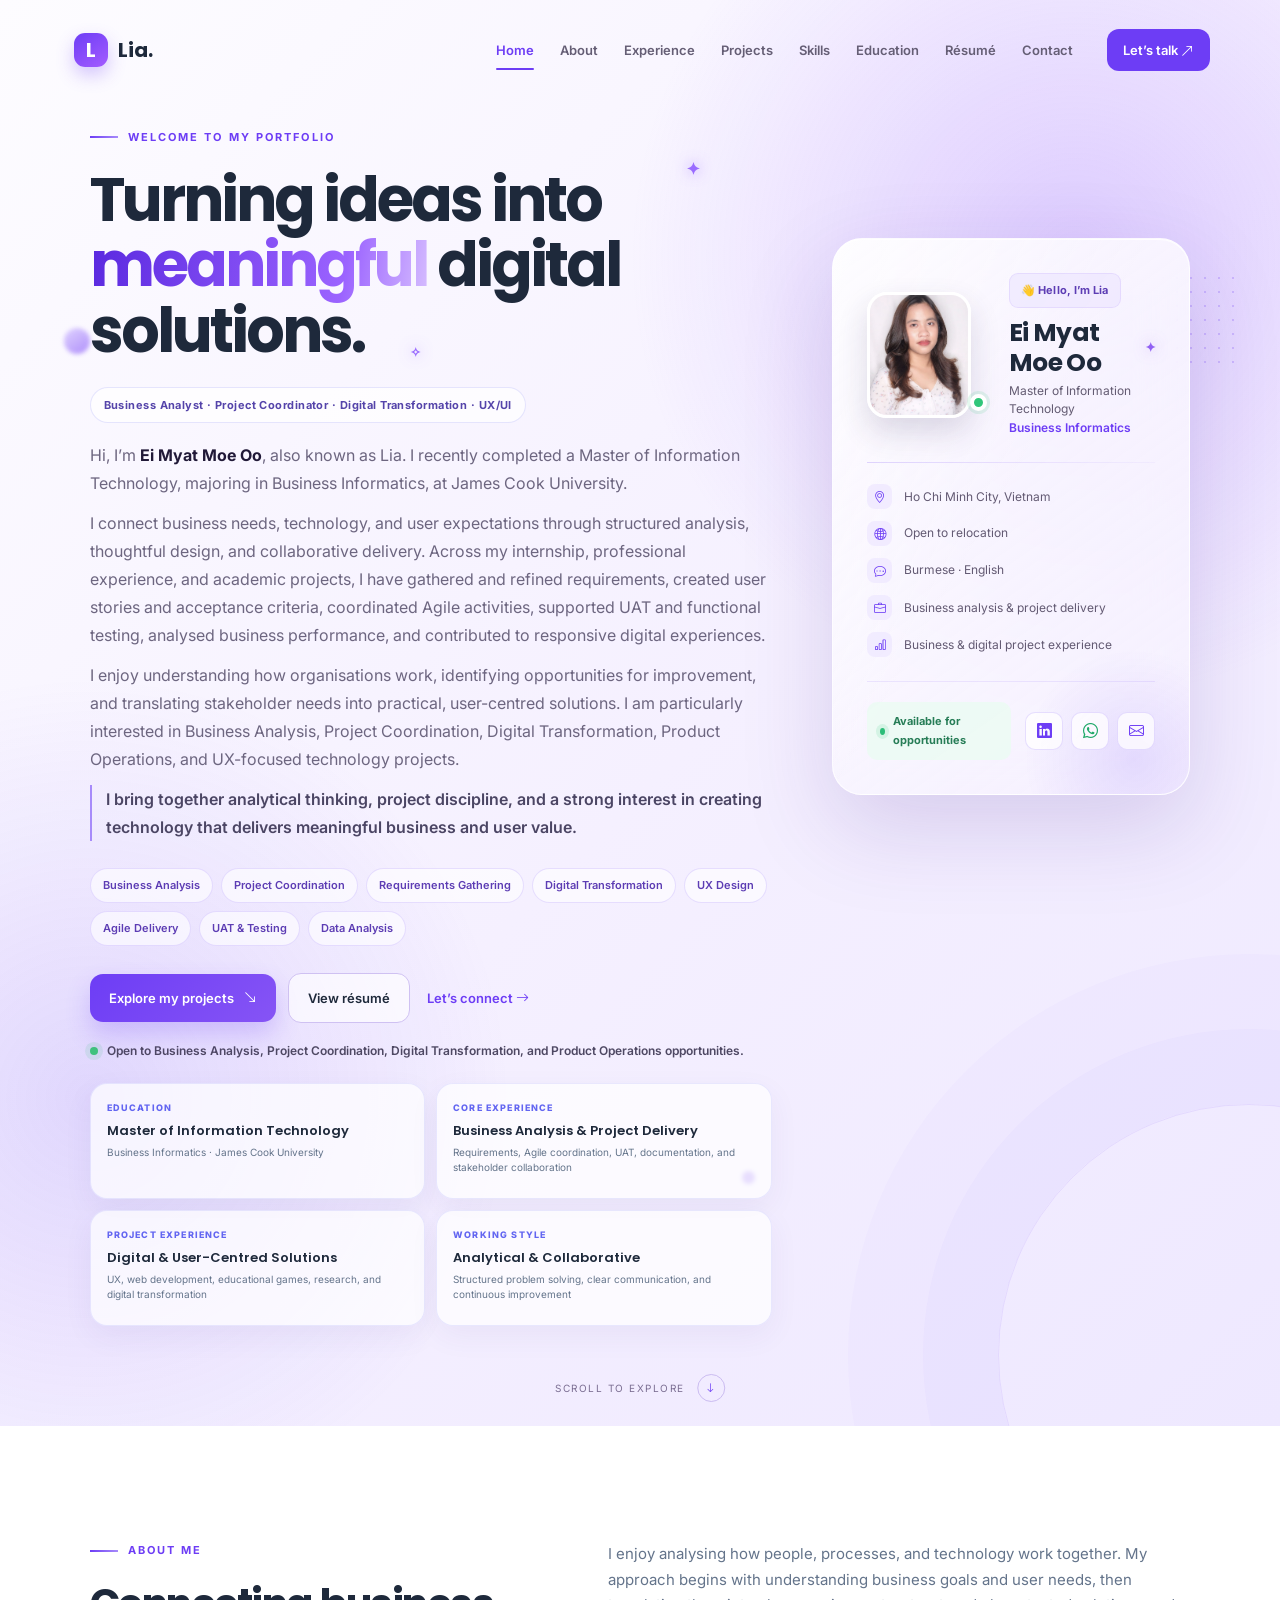
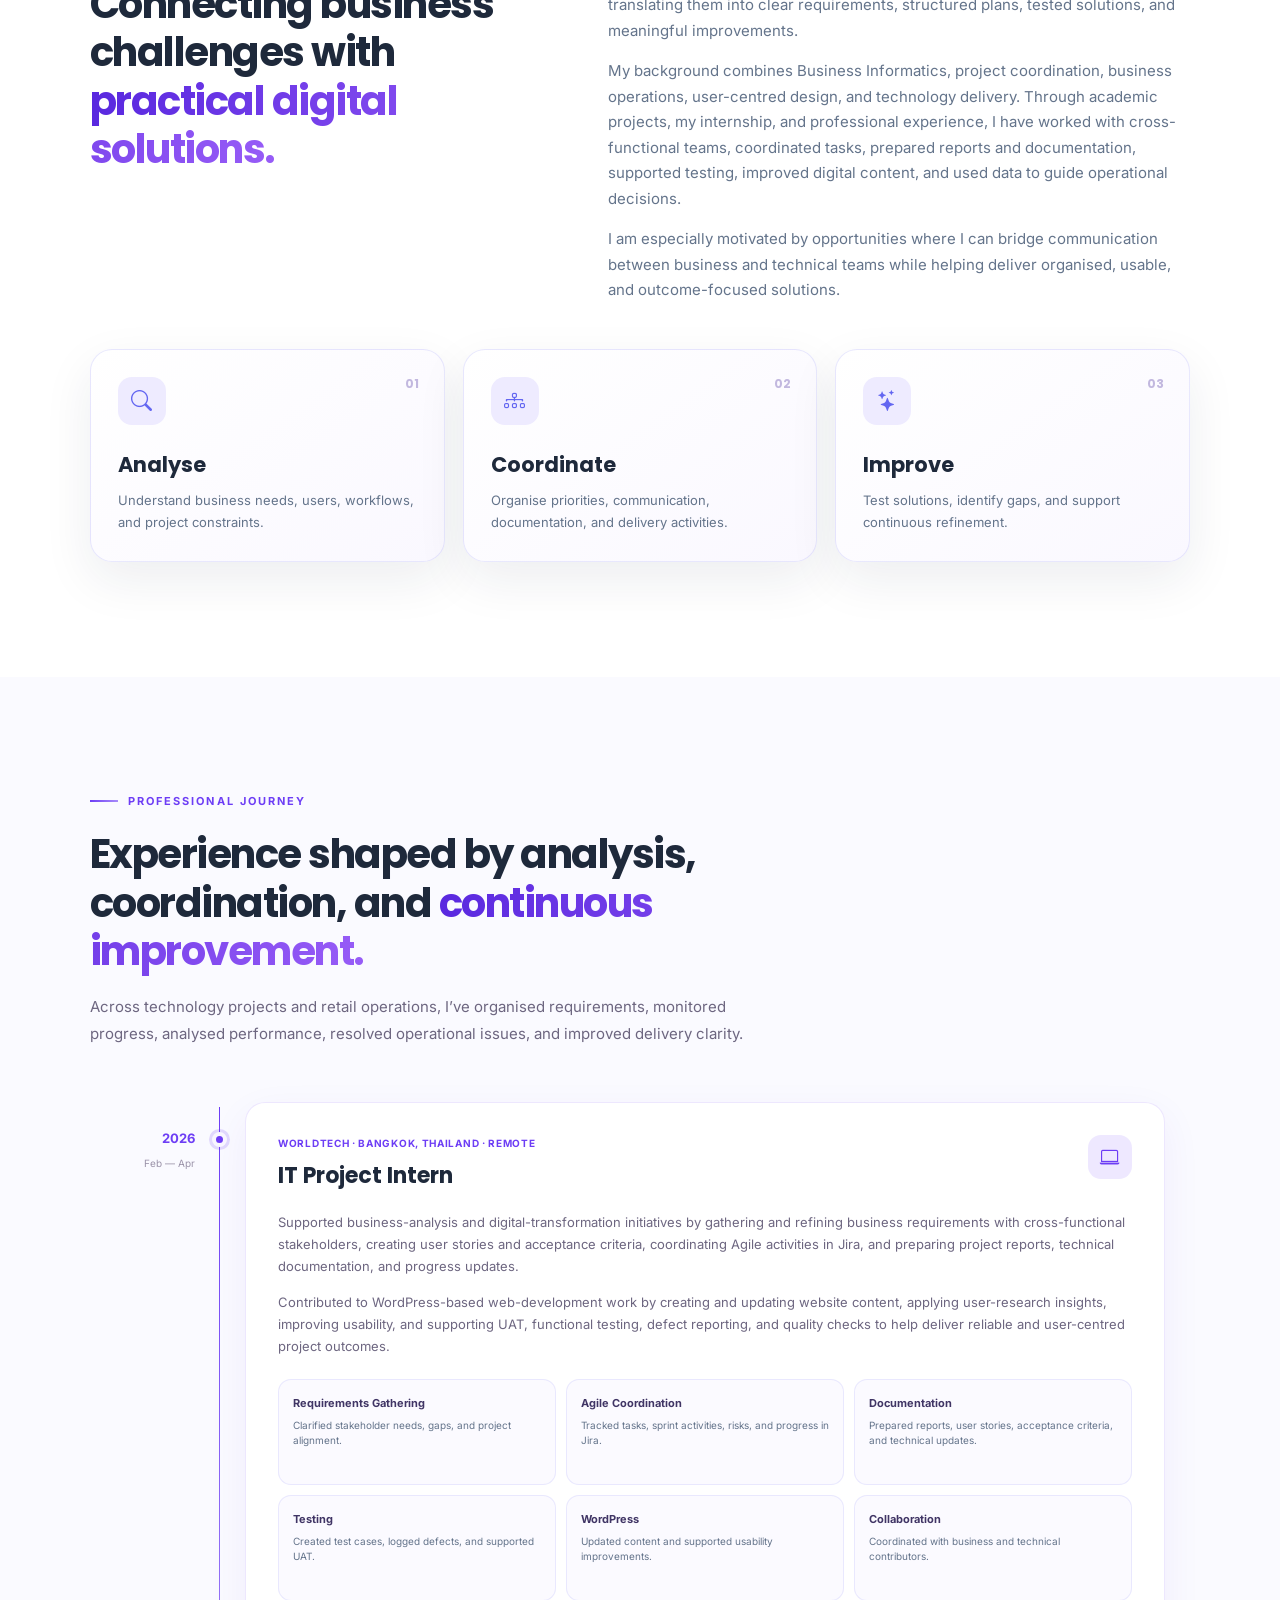
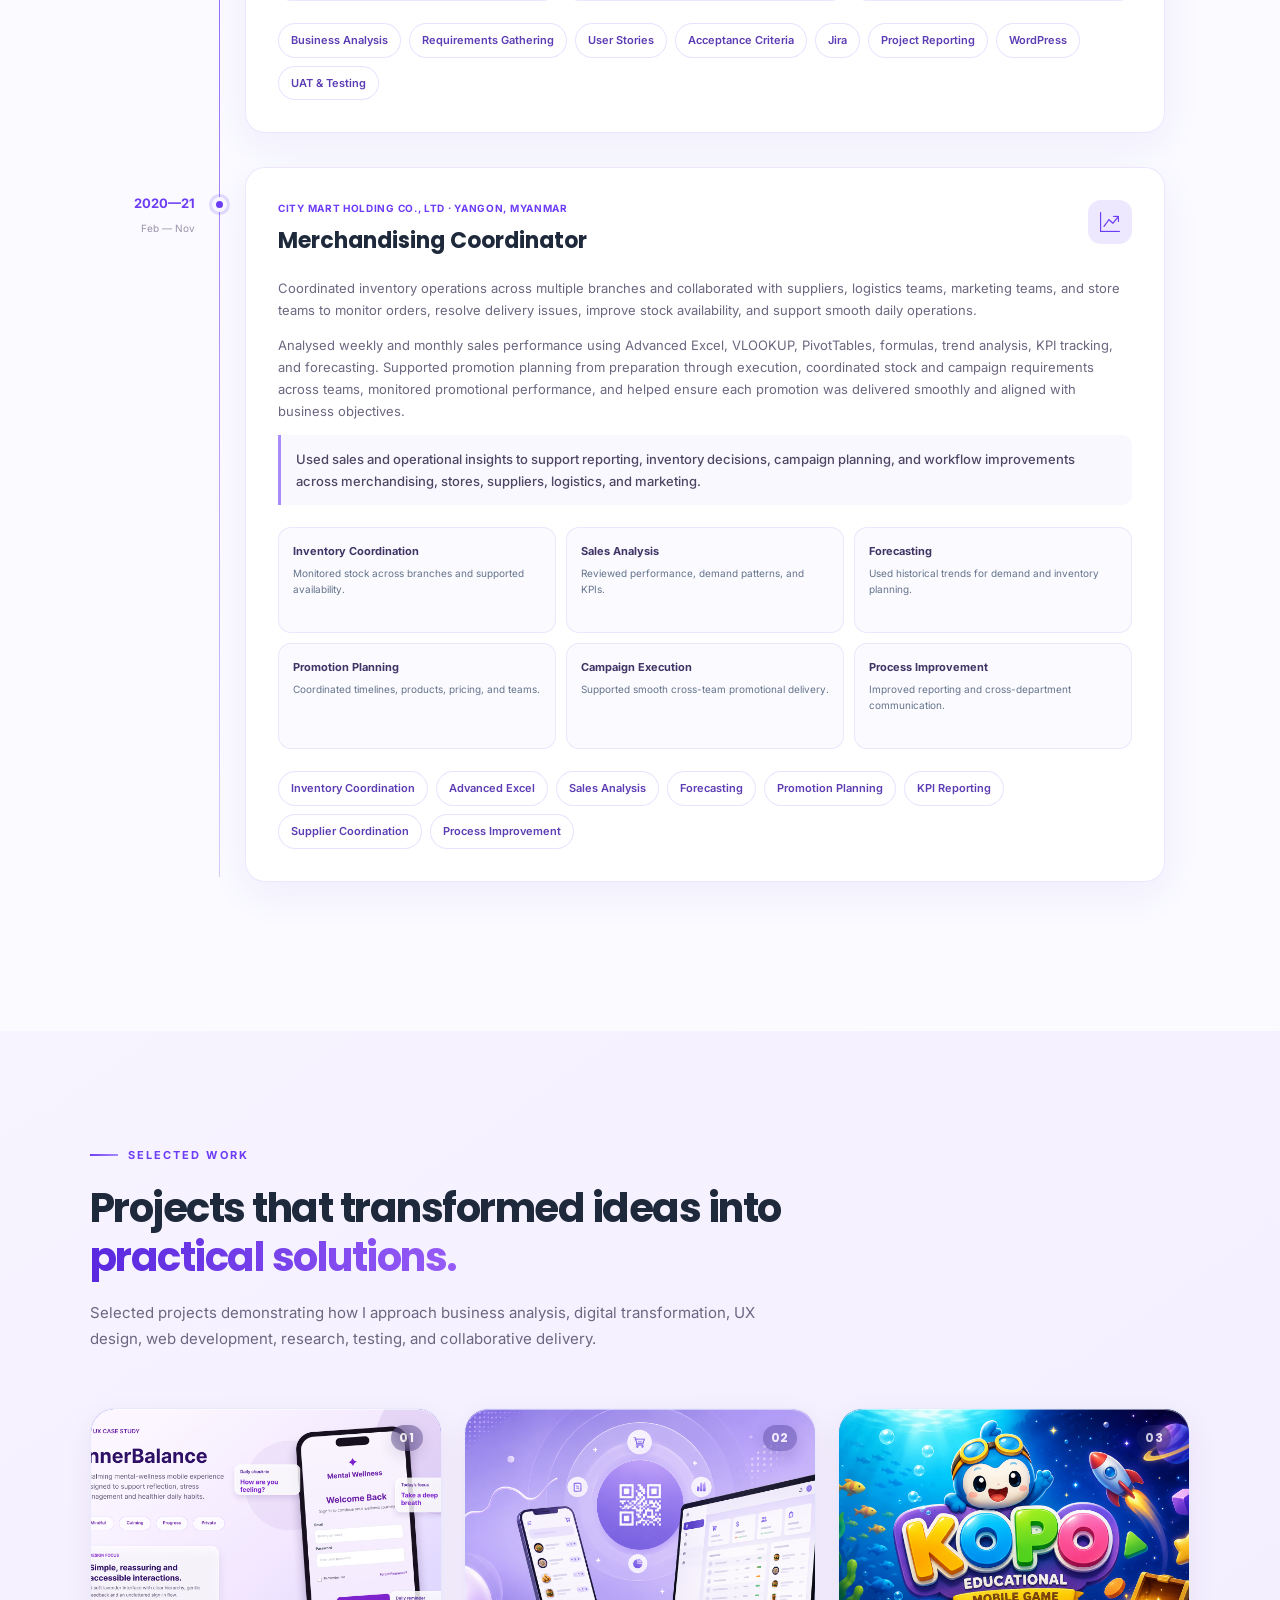
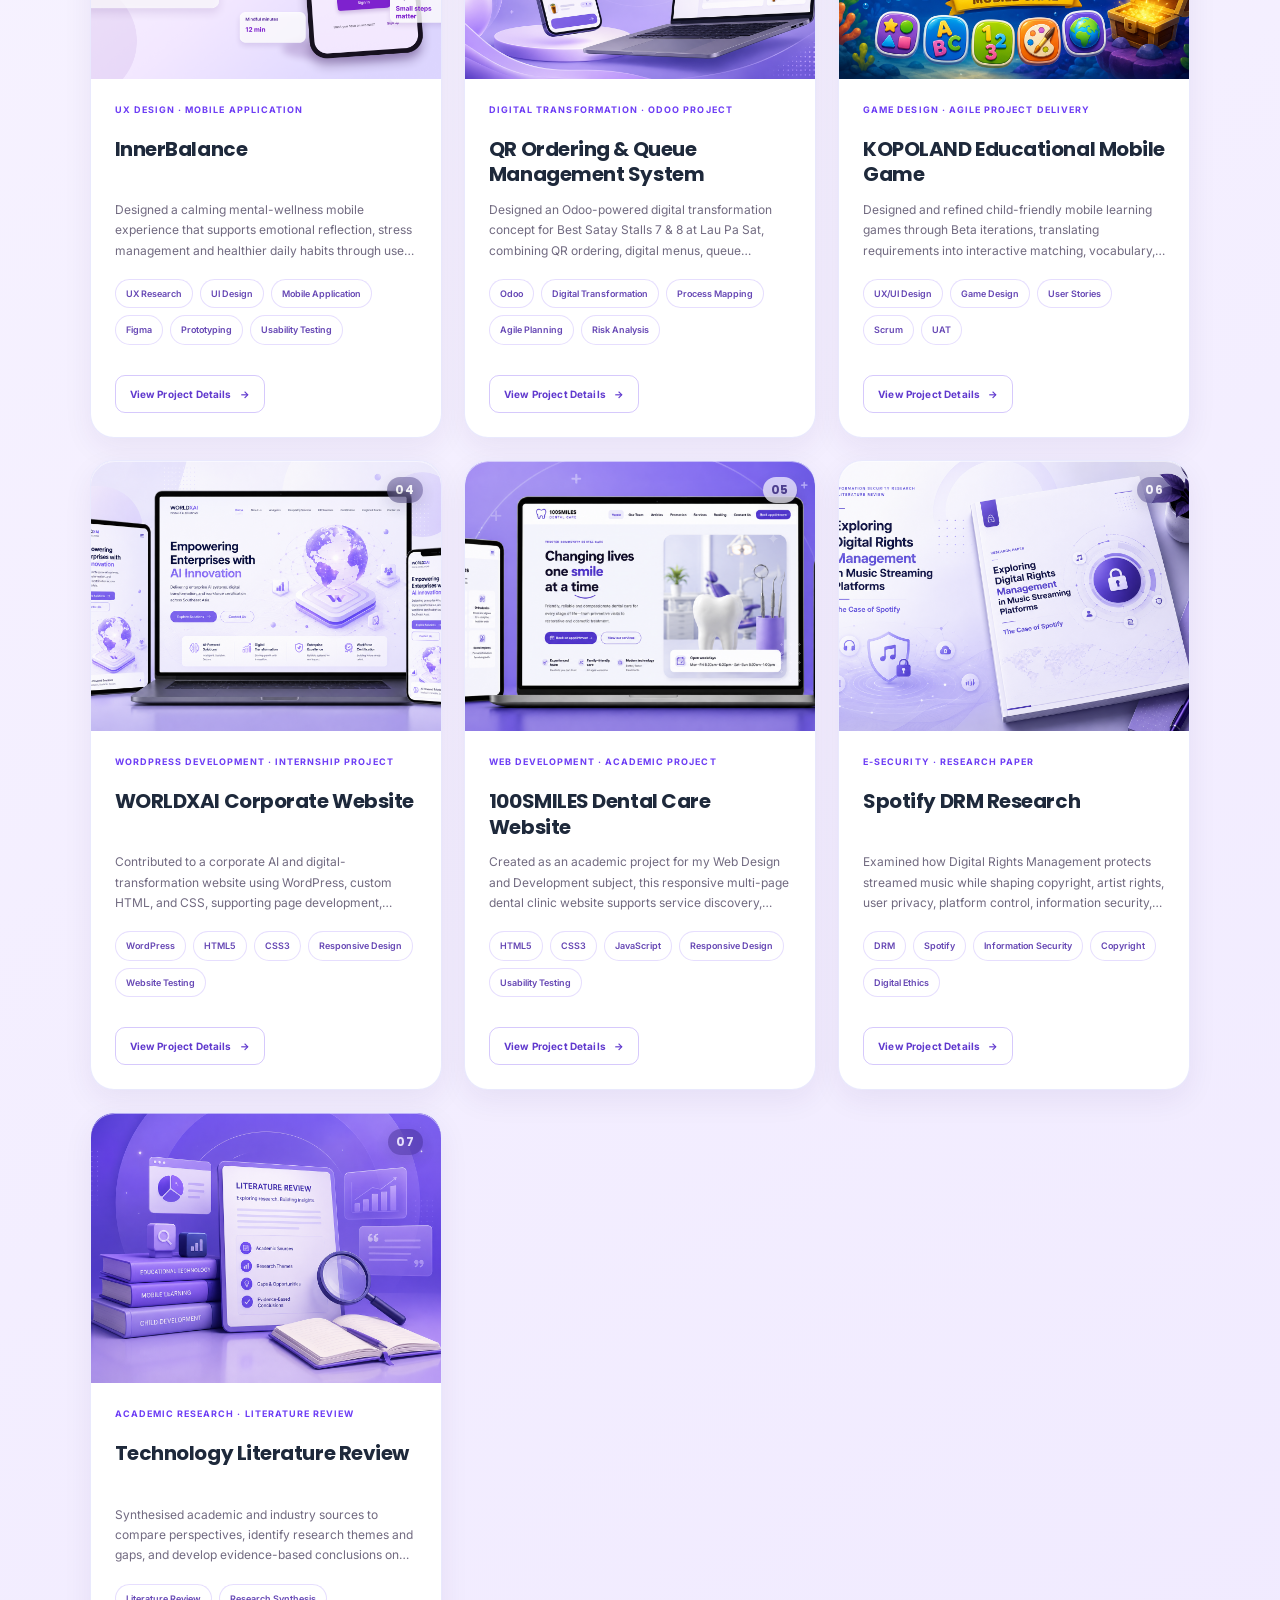
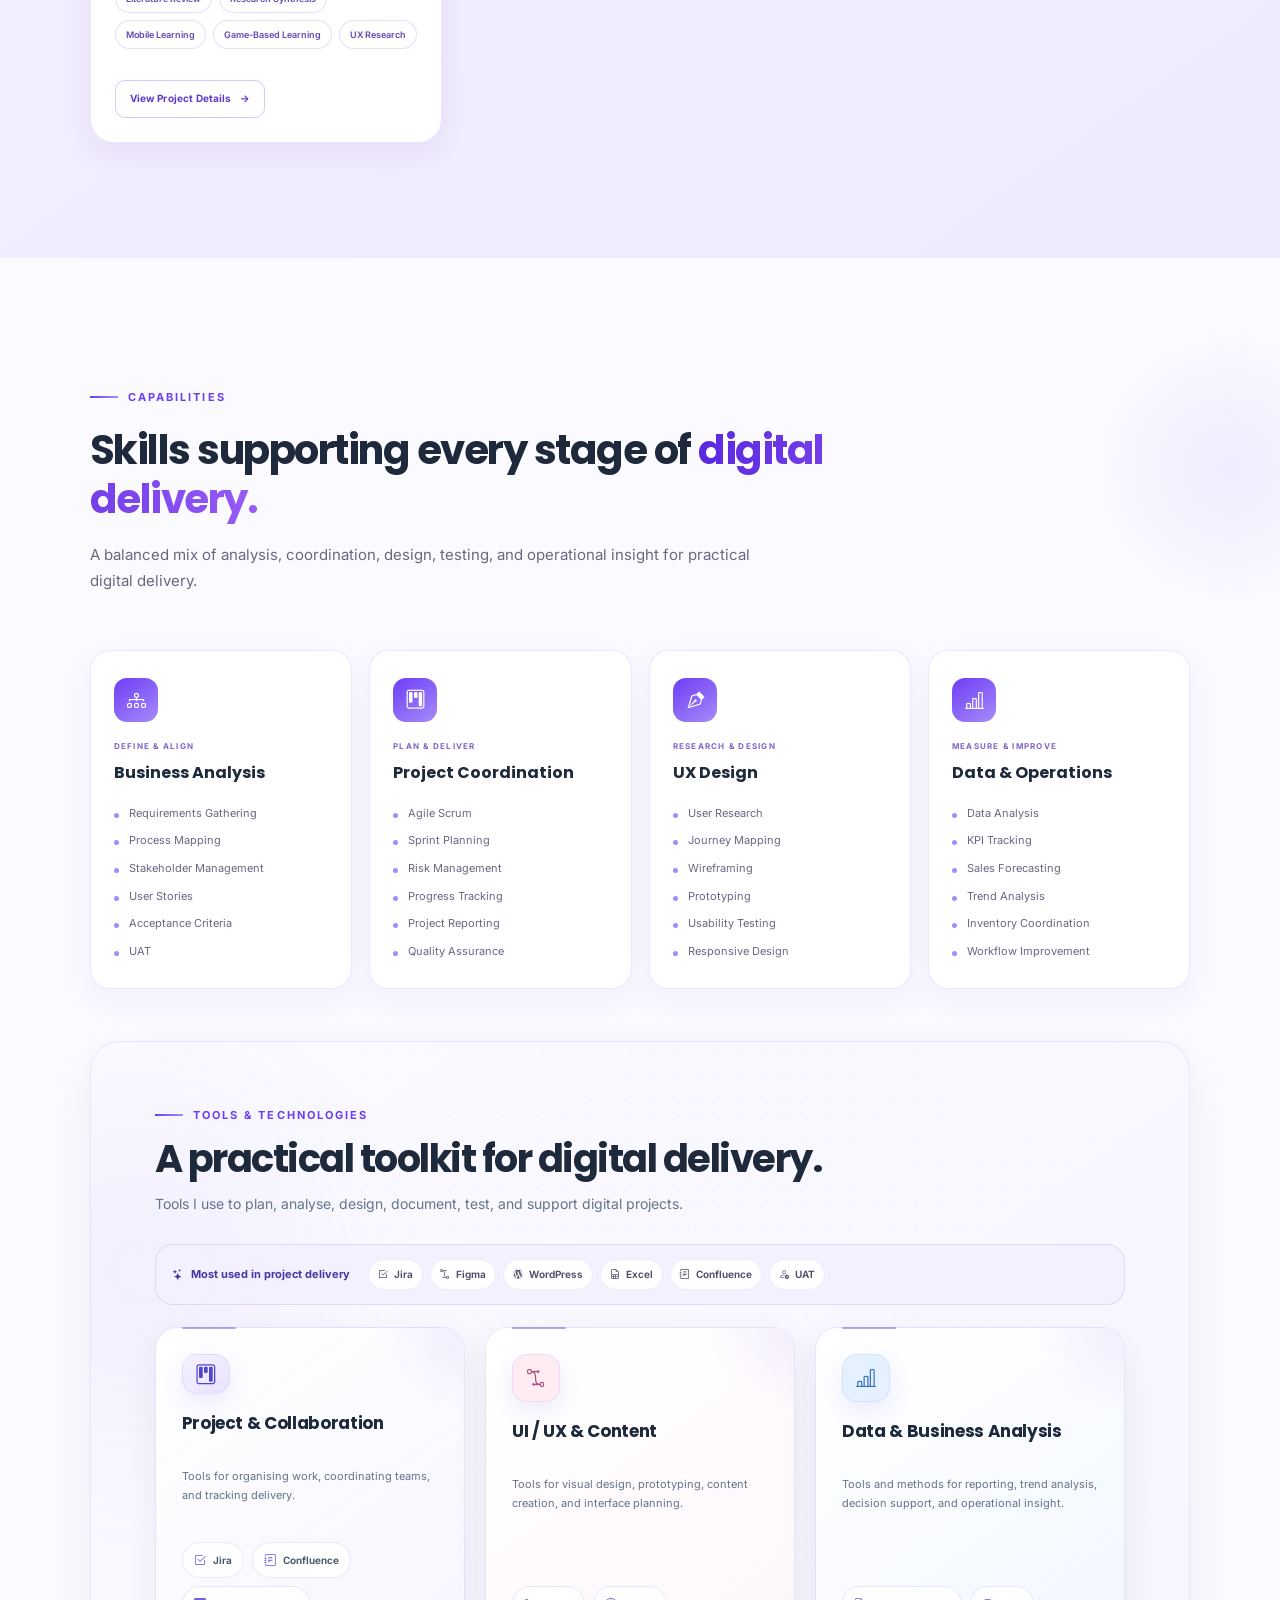
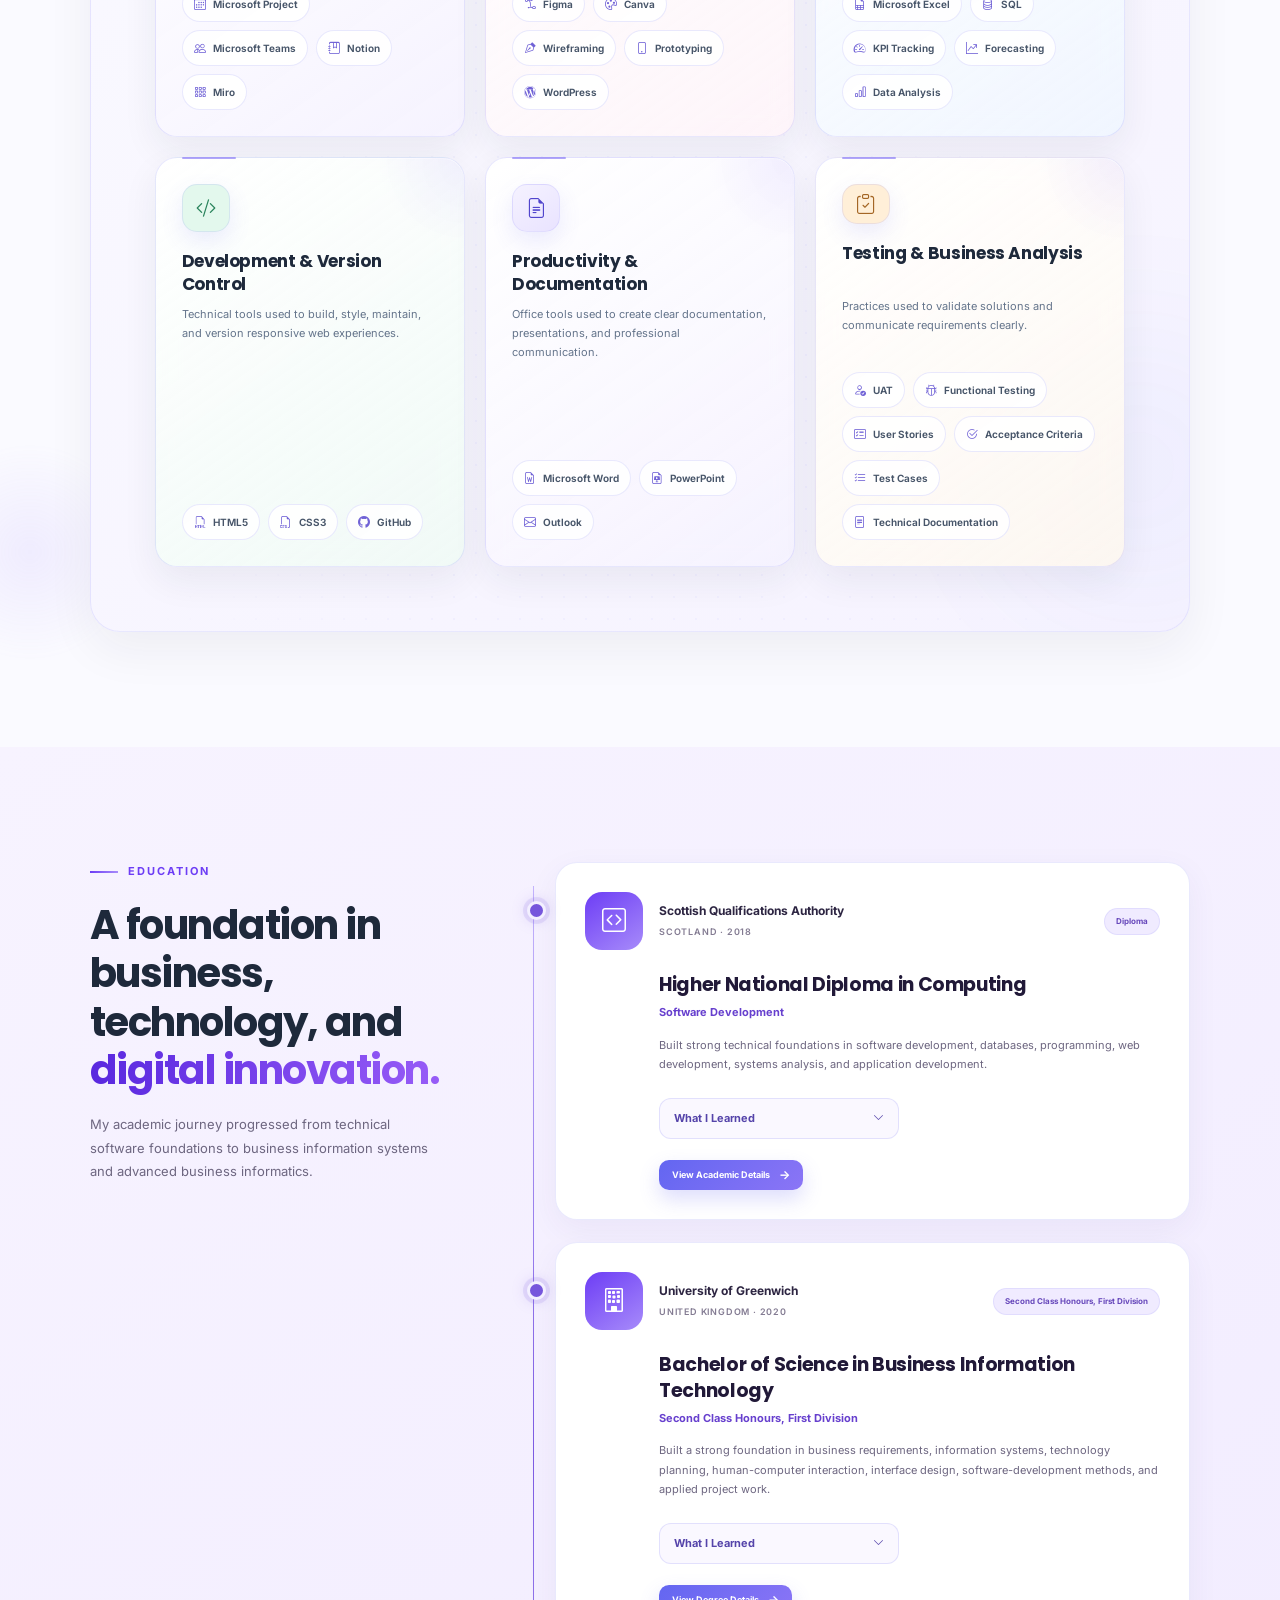
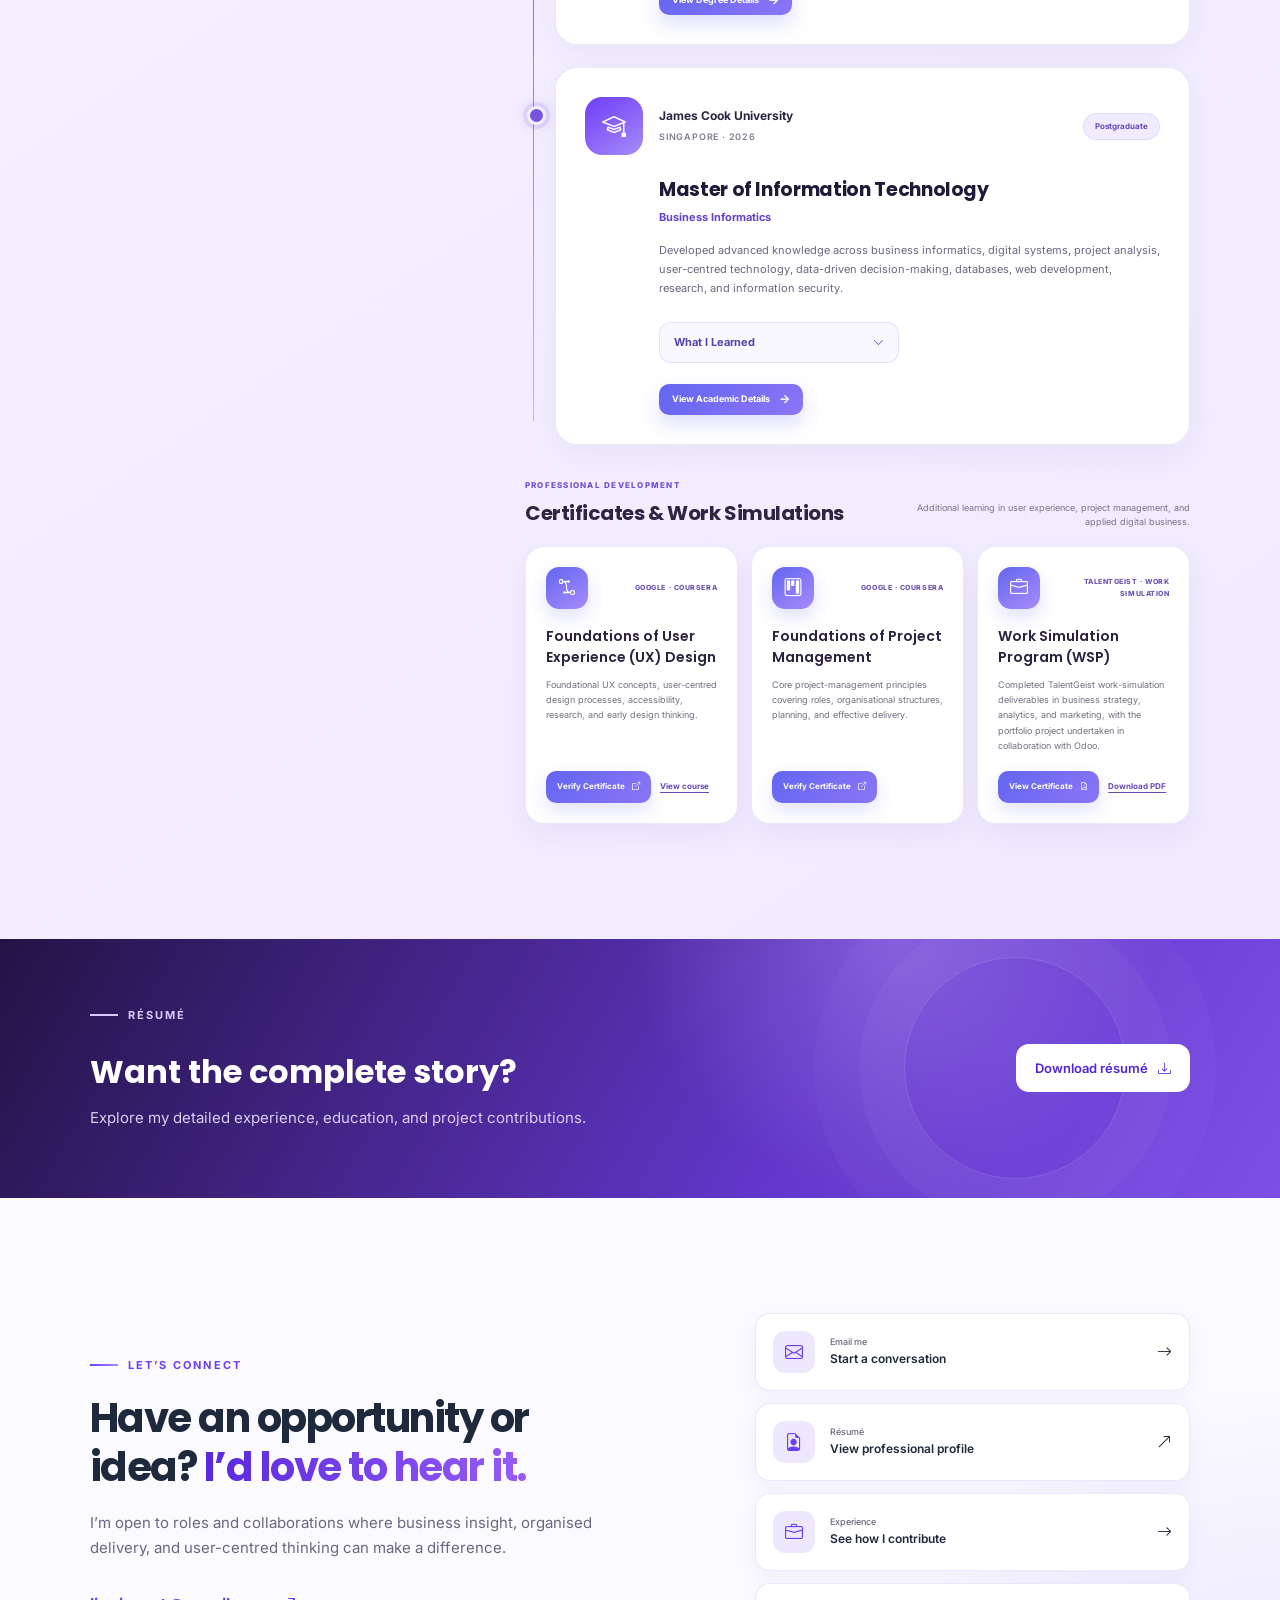
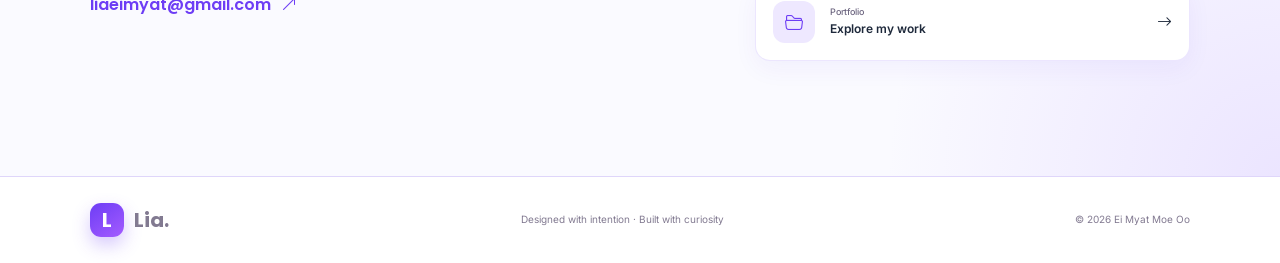
<file: index.html>
<!doctype html>
<html lang="en">

<head>
  <meta charset="utf-8">
  <meta name="viewport" content="width=device-width,initial-scale=1">
  <title>Lia — Business Analysis, Project Delivery & UX Portfolio</title>
  <meta name="description"
    content="Ei Myat Moe Oo's portfolio: business analysis, project coordination, digital transformation and user-centred design.">
  <link href="assets/img/favicon.png" rel="icon">
  <link rel="preconnect" href="https://fonts.googleapis.com">
  <link rel="preconnect" href="https://fonts.gstatic.com" crossorigin>
  <link
    href="https://fonts.googleapis.com/css2?family=Inter:wght@400;500;600&family=Poppins:wght@600;700;800&display=swap"
    rel="stylesheet">
  <link href="assets/vendor/bootstrap-icons/bootstrap-icons.css" rel="stylesheet">
  <link href="assets/css/main.css?v=20260721-skills-tools" rel="stylesheet">
</head>

<body>
  <header class="site-header" id="header">
    <a class="brand" href="#home" aria-label="Lia home"><span class="brand-mark">L</span><span>Lia.</span></a>
    <nav id="nav" aria-label="Primary navigation">
      <a class="active" href="#home">Home</a><a href="#about">About</a><a href="#experience">Experience</a><a
        href="#projects">Projects</a><a href="#skills">Skills</a><a href="#education">Education</a><a
        href="#resume">Résumé</a><a href="#contact">Contact</a>
    </nav>
    <a class="header-cta" href="#contact">Let’s talk <i class="bi bi-arrow-up-right"></i></a>
    <button class="menu-toggle" aria-label="Open menu" aria-expanded="false"><i class="bi bi-list"></i></button>
  </header>

  <main>
    <section id="home" class="hero section-shell">
      <div class="orb orb-one"></div>
      <div class="orb orb-two"></div>
      <div class="dot-field"></div>
      <div class="hero-copy reveal">
        <div class="eyebrow"><span></span> Welcome to my portfolio</div>
        <h1>Turning ideas into <em>meaningful</em> digital solutions.</h1>
        <p class="hero-role">Business Analyst · Project Coordinator · Digital Transformation · UX/UI</p>
        <div class="hero-intro">
          <p>Hi, I’m <strong>Ei Myat Moe Oo</strong>, also known as Lia. I recently completed a Master of Information
            Technology, majoring in Business Informatics, at James Cook University.</p>
          <p>I connect business needs, technology, and user expectations through structured analysis, thoughtful design,
            and collaborative delivery. Across my internship, professional experience, and academic projects, I have
            gathered and refined requirements, created user stories and acceptance criteria, coordinated Agile
            activities, supported UAT and functional testing, analysed business performance, and contributed to
            responsive digital experiences.</p>
          <p>I enjoy understanding how organisations work, identifying opportunities for improvement, and translating
            stakeholder needs into practical, user-centred solutions. I am particularly interested in Business Analysis,
            Project Coordination, Digital Transformation, Product Operations, and UX-focused technology projects.</p>
          <p class="hero-closing">I bring together analytical thinking, project discipline, and a strong interest in
            creating technology that delivers meaningful business and user value.</p>
        </div>
        <div class="capability-pills"><span>Business Analysis</span><span>Project Coordination</span><span>Requirements
            Gathering</span><span>Digital Transformation</span><span>UX Design</span><span>Agile
            Delivery</span><span>UAT &amp; Testing</span><span>Data Analysis</span></div>
        <div class="hero-actions"><a class="btn primary" href="#projects">Explore my projects <i
              class="bi bi-arrow-down-right"></i></a><a class="btn secondary" href="#resume">View résumé</a><a
            class="text-link" href="#contact">Let’s connect <i class="bi bi-arrow-right"></i></a></div>
        <p class="hero-availability"><span></span>Open to Business Analysis, Project Coordination, Digital
          Transformation, and Product Operations opportunities.</p>
        <div class="hero-highlights" aria-label="Professional highlights">
          <article><small>Education</small><strong>Master of Information Technology</strong><span>Business Informatics ·
              James Cook University</span></article>
          <article><small>Core experience</small><strong>Business Analysis &amp; Project
              Delivery</strong><span>Requirements, Agile coordination, UAT, documentation, and stakeholder
              collaboration</span></article>
          <article><small>Project experience</small><strong>Digital &amp; User-Centred Solutions</strong><span>UX, web
              development, educational games, research, and digital transformation</span></article>
          <article><small>Working style</small><strong>Analytical &amp; Collaborative</strong><span>Structured problem
              solving, clear communication, and continuous improvement</span></article>
        </div>
      </div>
      <aside class="profile-card reveal delay-1">
        <div class="profile-identity">
          <div class="avatar-wrap"><img src="assets/img/profile/Ei Myat Moe Oo.jpg" alt="Portrait of Lia"><span
              class="status-dot"></span></div>
          <div class="profile-intro">
            <span class="hello">👋 Hello, I’m Lia</span>
            <h2>Ei Myat Moe Oo</h2>
            <p class="degree">Master of Information Technology<br><span>Business Informatics</span></p>
          </div>
        </div>
        <div class="profile-rule"></div>
        <ul class="profile-facts">
          <li><i class="bi bi-geo-alt"></i><span>Ho Chi Minh City, Vietnam</span></li>
          <li><i class="bi bi-globe2"></i><span>Open to relocation</span></li>
          <li><i class="bi bi-chat-dots"></i><span>Burmese · English</span></li>
          <li><i class="bi bi-briefcase"></i><span>Business analysis &amp; project delivery</span></li>
          <li><i class="bi bi-bar-chart"></i><span>Business & digital project experience</span></li>
        </ul>
      <div class="profile-footer">
          <div class="availability"><span></span>Available for opportunities</div>
          <div class="profile-socials"><a href="https://www.linkedin.com/in/lia-ei-myat-moe-oo-38a557183/" target="_blank"
              rel="noopener noreferrer" aria-label="View Lia's LinkedIn profile"><i
                class="bi bi-linkedin"></i></a><a href="https://wa.me/6584243879" target="_blank"
              rel="noopener noreferrer" aria-label="Message Lia on WhatsApp at +65 8424 3879"><i
                class="bi bi-whatsapp"></i></a><a href="mailto:liaeimyat@gmail.com" aria-label="Email Lia"><i
                class="bi bi-envelope"></i></a></div>
        </div>
      </aside>
      <a class="scroll-cue" href="#about"><span>Scroll to explore</span><i class="bi bi-arrow-down"></i></a>
    </section>

    <section id="about" class="section-shell content-section about-section">
      <div class="about-layout">
        <div class="section-heading reveal">
          <div class="eyebrow"><span></span> About me</div>
          <h2>Connecting business challenges with <em>practical digital solutions.</em></h2>
        </div>
        <div class="about-copy reveal">
          <p>I enjoy analysing how people, processes, and technology work together. My approach begins with
            understanding business goals and user needs, then translating them into clear requirements, structured
            plans, tested solutions, and meaningful improvements.</p>
          <p>My background combines Business Informatics, project coordination, business operations, user-centred
            design, and technology delivery. Through academic projects, my internship, and professional experience, I
            have worked with cross-functional teams, coordinated tasks, prepared reports and documentation, supported
            testing, improved digital content, and used data to guide operational decisions.</p>
          <p>I am especially motivated by opportunities where I can bridge communication between business and technical
            teams while helping deliver organised, usable, and outcome-focused solutions.</p>
        </div>
      </div>
      <div class="approach-grid">
        <article class="approach-card reveal"><i class="bi bi-search"></i><span>01</span>
          <h3>Analyse</h3>
          <p>Understand business needs, users, workflows, and project constraints.</p>
        </article>
        <article class="approach-card reveal"><i class="bi bi-diagram-3"></i><span>02</span>
          <h3>Coordinate</h3>
          <p>Organise priorities, communication, documentation, and delivery activities.</p>
        </article>
        <article class="approach-card reveal"><i class="bi bi-stars"></i><span>03</span>
          <h3>Improve</h3>
          <p>Test solutions, identify gaps, and support continuous refinement.</p>
        </article>
      </div>
    </section>

    <section id="experience" class="section-shell content-section">
      <div class="section-heading reveal">
        <div class="eyebrow"><span></span> Professional journey</div>
        <h2>Experience shaped by analysis, coordination, and <em>continuous improvement.</em></h2>
        <p>Across technology projects and retail operations, I’ve organised requirements, monitored progress, analysed
          performance, resolved operational issues, and improved delivery clarity.</p>
      </div>
      <div class="timeline">
        <article class="timeline-card reveal">
          <div class="timeline-dot"></div>
          <div class="timeline-meta"><span>2026</span><small>Feb — Apr</small></div>
          <div class="timeline-content">
            <div class="role-head">
              <div>
                <p>WORLDTECH · Bangkok, Thailand · Remote</p>
                <h3>IT Project Intern</h3>
              </div><i class="bi bi-laptop"></i>
            </div>
            <p>Supported business-analysis and digital-transformation initiatives by gathering and refining business
              requirements with cross-functional stakeholders, creating user stories and acceptance criteria,
              coordinating Agile activities in Jira, and preparing project reports, technical documentation, and
              progress updates.</p>
            <p>Contributed to WordPress-based web-development work by creating and updating website content, applying
              user-research insights, improving usability, and supporting UAT, functional testing, defect reporting, and
              quality checks to help deliver reliable and user-centred project outcomes.</p>
            <div class="contribution-grid">
              <article><strong>Requirements Gathering</strong><span>Clarified stakeholder needs, gaps, and project
                  alignment.</span></article>
              <article><strong>Agile Coordination</strong><span>Tracked tasks, sprint activities, risks, and progress in
                  Jira.</span></article>
              <article><strong>Documentation</strong><span>Prepared reports, user stories, acceptance criteria, and
                  technical updates.</span></article>
              <article><strong>Testing</strong><span>Created test cases, logged defects, and supported UAT.</span>
              </article>
              <article><strong>WordPress</strong><span>Updated content and supported usability improvements.</span>
              </article>
              <article><strong>Collaboration</strong><span>Coordinated with business and technical contributors.</span>
              </article>
            </div>
            <div class="tags"><span>Business Analysis</span><span>Requirements Gathering</span><span>User
                Stories</span><span>Acceptance Criteria</span><span>Jira</span><span>Project
                Reporting</span><span>WordPress</span><span>UAT &amp; Testing</span></div>
          </div>
        </article>
        <article class="timeline-card reveal">
          <div class="timeline-dot"></div>
          <div class="timeline-meta"><span>2020—21</span><small>Feb — Nov</small></div>
          <div class="timeline-content">
            <div class="role-head">
              <div>
                <p>CITY MART HOLDING CO., LTD · Yangon, Myanmar</p>
                <h3>Merchandising Coordinator</h3>
              </div><i class="bi bi-graph-up-arrow"></i>
            </div>
            <p>Coordinated inventory operations across multiple branches and collaborated with suppliers, logistics
              teams, marketing teams, and store teams to monitor orders, resolve delivery issues, improve stock
              availability, and support smooth daily operations.</p>
            <p>Analysed weekly and monthly sales performance using Advanced Excel, VLOOKUP, PivotTables, formulas, trend
              analysis, KPI tracking, and forecasting. Supported promotion planning from preparation through execution,
              coordinated stock and campaign requirements across teams, monitored promotional performance, and helped
              ensure each promotion was delivered smoothly and aligned with business objectives.</p>
            <p class="experience-insight">Used sales and operational insights to support reporting, inventory decisions,
              campaign planning, and workflow improvements across merchandising, stores, suppliers, logistics, and
              marketing.</p>
            <div class="contribution-grid">
              <article><strong>Inventory Coordination</strong><span>Monitored stock across branches and supported
                  availability.</span></article>
              <article><strong>Sales Analysis</strong><span>Reviewed performance, demand patterns, and KPIs.</span>
              </article>
              <article><strong>Forecasting</strong><span>Used historical trends for demand and inventory
                  planning.</span></article>
              <article><strong>Promotion Planning</strong><span>Coordinated timelines, products, pricing, and
                  teams.</span></article>
              <article><strong>Campaign Execution</strong><span>Supported smooth cross-team promotional delivery.</span>
              </article>
              <article><strong>Process Improvement</strong><span>Improved reporting and cross-department
                  communication.</span></article>
            </div>
            <div class="tags"><span>Inventory Coordination</span><span>Advanced Excel</span><span>Sales
                Analysis</span><span>Forecasting</span><span>Promotion Planning</span><span>KPI
                Reporting</span><span>Supplier Coordination</span><span>Process Improvement</span></div>
          </div>
        </article>
      </div>
    </section>

    <section id="projects" class="section-shell content-section alt-section">
      <div class="section-heading reveal">
        <div class="eyebrow"><span></span> Selected work</div>
        <h2>Projects that transformed ideas into <em>practical solutions.</em></h2>
        <p>Selected projects demonstrating how I approach business analysis, digital transformation, UX design, web
          development, research, testing, and collaborative delivery.</p>
      </div>
      <div class="project-grid">
        <article class="project-card project-card--innerbalance featured reveal">
          <div class="project-visual innerbalance-cover-wrap">
            <img src="assets/img/InnerBalance — Portfolio Hero Banner.png"
              alt="InnerBalance mental-wellness mobile application portfolio showcase" class="innerbalance-cover-image"
              loading="lazy">
            <span class="project-number">01</span>
          </div>
          <div class="project-body">
            <p class="project-type">UX Design · Mobile Application</p>
            <h3>InnerBalance</h3>
            <p>Designed a calming mental-wellness mobile experience that supports emotional reflection, stress
              management and healthier daily habits through user-centred research, prototyping and accessible interface
              design.</p>
            <div class="tags"><span>UX Research</span><span>UI Design</span><span>Mobile
                Application</span><span>Figma</span><span>Prototyping</span><span>Usability Testing</span></div><a
              href="innerbalance.html" class="project-link">View Project Details
              <span>→</span></a>
          </div>
        </article>
        <article class="project-card project-card--odoo reveal">
          <div class="project-visual odoo-cover-wrap">
            <img src="assets/img/NYC.png?v=20260722"
              alt="QR ordering and queue-management system shown across mobile and desktop devices"
              class="odoo-cover-image" loading="lazy">
            <span class="project-number">02</span>
          </div>
          <div class="project-body">
            <p class="project-type">Digital Transformation · Odoo Project</p>
            <h3>QR Ordering &amp; Queue Management System</h3>
            <p>Designed an Odoo-powered digital transformation concept for Best Satay Stalls 7 &amp; 8 at Lau Pa Sat,
              combining QR ordering, digital menus, queue tracking, cashless payments, and a phased implementation
              roadmap.</p>
            <div class="tags"><span>Odoo</span><span>Digital Transformation</span><span>Process
                Mapping</span><span>Agile Planning</span><span>Risk Analysis</span></div><a
              href="sme-digital-transformation.html" class="project-link">View Project Details
              <span>→</span></a>
          </div>
        </article>
        <article class="project-card project-card--kopoland reveal">
          <div class="project-visual kopoland-cover-wrap">
            <img src="assets/img/KOPO hero.png"
              alt="KOPOLAND educational mobile game with underwater and space learning themes"
              class="kopoland-cover-image" loading="lazy">
            <span class="project-number">03</span>
          </div>
          <div class="project-body">
            <p class="project-type">Game Design · Agile Project Delivery</p>
            <h3>KOPOLAND Educational Mobile Game</h3>
            <p>Designed and refined child-friendly mobile learning games through Beta iterations, translating
              requirements into interactive matching, vocabulary, and counting experiences.</p>
            <div class="tags"><span>UX/UI Design</span><span>Game Design</span><span>User
                Stories</span><span>Scrum</span><span>UAT</span></div>
            <a href="ict-mobile-game.html" class="project-link">View Project Details <span>→</span></a>
          </div>
        </article>
        <article class="project-card project-card--worldxai reveal">
          <div class="project-visual worldxai-cover-wrap">
            <img src="assets/img/XAI hero .png"
              alt="WORLDXAI corporate website displayed across laptop, tablet, and mobile devices"
              class="worldxai-cover-image" loading="lazy">
            <span class="project-number">04</span>
          </div>
          <div class="project-body">
            <p class="project-type">WordPress Development · Internship Project</p>
            <h3>WORLDXAI Corporate Website</h3>
            <p>Contributed to a corporate AI and digital-transformation website using WordPress, custom HTML, and CSS,
              supporting page development, responsive styling, content updates, testing, and stakeholder coordination.
            </p>
            <div class="tags"><span>WordPress</span><span>HTML5</span><span>CSS3</span><span>Responsive
                Design</span><span>Website Testing</span></div><a href="xai-project.html" class="project-link">View
              Project Details
              <span>→</span></a>
          </div>
        </article>
        <article class="project-card project-card--100smiles reveal">
          <div class="project-cover-wrap">
            <img src="assets/img/Dentalhero.png" alt="100SMILES Dental Care Website Preview" class="project-cover-image"
              loading="lazy">
            <span class="project-cover-decor decor-plus" aria-hidden="true">+</span>
            <span class="project-cover-decor decor-sparkle" aria-hidden="true">✦</span>
            <span class="project-cover-decor decor-dots" aria-hidden="true"></span>
            <span class="project-number">05</span>
          </div>
          <div class="project-body">
            <p class="project-type">Web Development · Academic Project</p>
            <h3>100SMILES Dental Care Website</h3>
            <p>Created as an academic project for my Web Design and Development subject, this responsive multi-page
              dental clinic website supports service discovery, online appointment booking, promotions, and
              patient-focused experiences across devices.</p>
            <div class="tags"><span>HTML5</span><span>CSS3</span><span>JavaScript</span><span>Responsive
                Design</span><span>Usability Testing</span></div>
            <a href="web-development.html" class="project-link">View Project Details <span>→</span></a>
          </div>
        </article>
        <article class="project-card project-card--spotify reveal">
          <div class="project-visual spotify-cover-wrap">
            <img src="assets/img/Spotify Case .png"
              alt="Spotify digital rights management information-security research case study"
              class="spotify-cover-image" loading="lazy">
            <span class="project-number">06</span>
          </div>
          <div class="project-body">
            <p class="project-type">E-Security · Research Paper</p>
            <h3>Spotify DRM Research</h3>
            <p>Examined how Digital Rights Management protects streamed music while shaping copyright, artist rights,
              user privacy, platform control, information security, and digital ethics.</p>
            <div class="tags"><span>DRM</span><span>Spotify</span><span>Information
                Security</span><span>Copyright</span><span>Digital Ethics</span></div>
            <a href="e-security-research.html" class="project-link">View Project Details <span>→</span></a>
          </div>
        </article>
        <article class="project-card project-card--literature reveal" aria-describedby="literature-card-subtitle">
          <div class="project-visual literature-cover-wrap">
            <img src="assets/img/Lit hero.png"
              alt="Technology literature review represented by academic sources, research themes, and evidence synthesis"
              class="literature-cover-image" loading="lazy">
            <span class="project-number">07</span>
          </div>
          <div class="project-body">
            <p class="project-type">Academic Research · Literature Review</p>
            <h3>Technology Literature Review</h3>
            <span id="literature-card-subtitle" class="visually-hidden">Designing Engaging Mobile Counting Games for
              Children</span>
            <p>Synthesised academic and industry sources to compare perspectives, identify research themes and gaps,
              and develop evidence-based conclusions on engaging mobile counting games for young children.</p>
            <div class="tags"><span>Literature Review</span><span>Research Synthesis</span><span>Mobile
                Learning</span><span>Game-Based Learning</span><span>UX Research</span></div>
            <a href="technology-literature-review.html" class="project-link">View Project Details <span>→</span></a>
          </div>
        </article>
      </div>
    </section>

    <section id="skills" class="section-shell content-section">
      <div class="section-heading reveal">
        <div class="eyebrow"><span></span> Capabilities</div>
        <h2>Skills supporting every stage of <em>digital delivery.</em></h2>
        <p>A balanced mix of analysis, coordination, design, testing, and operational insight for practical digital
          delivery.</p>
      </div>
      <div class="skills-grid">
        <article class="skill-card skill-reveal"><i class="bi bi-diagram-3"></i>
          <span class="skill-kicker">Define & Align</span>
          <h3>Business Analysis</h3>
          <div class="skill-list"><span>Requirements Gathering</span><span>Process Mapping</span><span>Stakeholder
              Management</span><span>User Stories</span><span>Acceptance Criteria</span><span>UAT</span></div>
        </article>
        <article class="skill-card skill-reveal"><i class="bi bi-kanban"></i>
          <span class="skill-kicker">Plan & Deliver</span>
          <h3>Project Coordination</h3>
          <div class="skill-list"><span>Agile Scrum</span><span>Sprint Planning</span><span>Risk
              Management</span><span>Progress Tracking</span><span>Project Reporting</span><span>Quality
              Assurance</span></div>
        </article>
        <article class="skill-card skill-reveal"><i class="bi bi-vector-pen"></i>
          <span class="skill-kicker">Research & Design</span>
          <h3>UX Design</h3>
          <div class="skill-list"><span>User Research</span><span>Journey
              Mapping</span><span>Wireframing</span><span>Prototyping</span><span>Usability
              Testing</span><span>Responsive Design</span></div>
        </article>
        <article class="skill-card skill-reveal"><i class="bi bi-bar-chart-line"></i>
          <span class="skill-kicker">Measure & Improve</span>
          <h3>Data & Operations</h3>
          <div class="skill-list"><span>Data Analysis</span><span>KPI Tracking</span><span>Sales
              Forecasting</span><span>Trend Analysis</span><span>Inventory Coordination</span><span>Workflow
              Improvement</span></div>
        </article>
      </div>
      <div class="tools-section" aria-labelledby="tools-title">
        <div class="tools-section__glow tools-section__glow--lavender" aria-hidden="true"></div>
        <div class="tools-section__glow tools-section__glow--blue" aria-hidden="true"></div>
        <header class="tools-intro skill-reveal">
          <div class="eyebrow"><span></span> Tools &amp; Technologies</div>
          <h2 id="tools-title">A practical toolkit for digital delivery.</h2>
          <p>Tools I use to plan, analyse, design, document, test, and support digital projects.</p>
        </header>

        <div class="featured-tools skill-reveal" aria-label="Most used tools in project delivery">
          <strong><i class="bi bi-stars" aria-hidden="true"></i> Most used in project delivery</strong>
          <div class="featured-tools__chips">
            <span><i class="bi bi-check2-square" aria-hidden="true"></i>Jira</span>
            <span><i class="bi bi-bezier2" aria-hidden="true"></i>Figma</span>
            <span><i class="bi bi-wordpress" aria-hidden="true"></i>WordPress</span>
            <span><i class="bi bi-file-earmark-spreadsheet" aria-hidden="true"></i>Excel</span>
            <span><i class="bi bi-journal-text" aria-hidden="true"></i>Confluence</span>
            <span><i class="bi bi-person-check" aria-hidden="true"></i>UAT</span>
          </div>
        </div>

        <div class="tools-group-grid">
          <article class="tools-group-card tools-group-card--planning skill-reveal">
            <div class="tools-group-card__icon"><i class="bi bi-kanban" aria-hidden="true"></i></div>
            <h3>Project &amp; Collaboration</h3>
            <p>Tools for organising work, coordinating teams, and tracking delivery.</p>
            <div class="tool-chip-list">
              <span class="tool-chip"><i class="bi bi-check2-square" aria-hidden="true"></i>Jira</span><span
                class="tool-chip"><i class="bi bi-journal-text" aria-hidden="true"></i>Confluence</span><span
                class="tool-chip"><i class="bi bi-calendar3" aria-hidden="true"></i>Microsoft Project</span><span
                class="tool-chip"><i class="bi bi-people" aria-hidden="true"></i>Microsoft Teams</span><span
                class="tool-chip"><i class="bi bi-journal-bookmark" aria-hidden="true"></i>Notion</span><span
                class="tool-chip"><i class="bi bi-grid-3x3-gap" aria-hidden="true"></i>Miro</span>
            </div>
          </article>

          <article class="tools-group-card tools-group-card--design skill-reveal">
            <div class="tools-group-card__icon"><i class="bi bi-bezier2" aria-hidden="true"></i></div>
            <h3>UI / UX &amp; Content</h3>
            <p>Tools for visual design, prototyping, content creation, and interface planning.</p>
            <div class="tool-chip-list">
              <span class="tool-chip"><i class="bi bi-bezier2" aria-hidden="true"></i>Figma</span><span
                class="tool-chip"><i class="bi bi-palette" aria-hidden="true"></i>Canva</span><span class="tool-chip"><i
                  class="bi bi-vector-pen" aria-hidden="true"></i>Wireframing</span><span class="tool-chip"><i
                  class="bi bi-phone" aria-hidden="true"></i>Prototyping</span><span class="tool-chip"><i
                  class="bi bi-wordpress" aria-hidden="true"></i>WordPress</span>
            </div>
          </article>

          <article class="tools-group-card tools-group-card--data skill-reveal">
            <div class="tools-group-card__icon"><i class="bi bi-bar-chart-line" aria-hidden="true"></i></div>
            <h3>Data &amp; Business Analysis</h3>
            <p>Tools and methods for reporting, trend analysis, decision support, and operational insight.</p>
            <div class="tool-chip-list">
              <span class="tool-chip"><i class="bi bi-file-earmark-spreadsheet" aria-hidden="true"></i>Microsoft
                Excel</span><span class="tool-chip"><i class="bi bi-database" aria-hidden="true"></i>SQL</span><span
                class="tool-chip"><i class="bi bi-speedometer2" aria-hidden="true"></i>KPI Tracking</span><span
                class="tool-chip"><i class="bi bi-graph-up-arrow" aria-hidden="true"></i>Forecasting</span><span
                class="tool-chip"><i class="bi bi-bar-chart" aria-hidden="true"></i>Data Analysis</span>
            </div>
          </article>

          <article class="tools-group-card tools-group-card--web skill-reveal">
            <div class="tools-group-card__icon"><i class="bi bi-code-slash" aria-hidden="true"></i></div>
            <h3>Development &amp; Version Control</h3>
            <p>Technical tools used to build, style, maintain, and version responsive web experiences.</p>
            <div class="tool-chip-list">
              <span class="tool-chip"><i class="bi bi-filetype-html" aria-hidden="true"></i>HTML5</span><span
                class="tool-chip"><i class="bi bi-filetype-css" aria-hidden="true"></i>CSS3</span><span
                class="tool-chip"><i class="bi bi-github" aria-hidden="true"></i>GitHub</span>
            </div>
          </article>

          <article class="tools-group-card tools-group-card--productivity skill-reveal">
            <div class="tools-group-card__icon"><i class="bi bi-file-earmark-text" aria-hidden="true"></i></div>
            <h3>Productivity &amp; Documentation</h3>
            <p>Office tools used to create clear documentation, presentations, and professional communication.</p>
            <div class="tool-chip-list">
              <span class="tool-chip"><i class="bi bi-file-earmark-word" aria-hidden="true"></i>Microsoft
                Word</span><span class="tool-chip"><i class="bi bi-file-earmark-slides"
                  aria-hidden="true"></i>PowerPoint</span><span class="tool-chip"><i class="bi bi-envelope"
                  aria-hidden="true"></i>Outlook</span>
            </div>
          </article>

          <article class="tools-group-card tools-group-card--testing skill-reveal">
            <div class="tools-group-card__icon"><i class="bi bi-clipboard-check" aria-hidden="true"></i></div>
            <h3>Testing &amp; Business Analysis</h3>
            <p>Practices used to validate solutions and communicate requirements clearly.</p>
            <div class="tool-chip-list">
              <span class="tool-chip"><i class="bi bi-person-check" aria-hidden="true"></i>UAT</span><span
                class="tool-chip"><i class="bi bi-bug" aria-hidden="true"></i>Functional Testing</span><span
                class="tool-chip"><i class="bi bi-card-checklist" aria-hidden="true"></i>User Stories</span><span
                class="tool-chip"><i class="bi bi-check2-circle" aria-hidden="true"></i>Acceptance Criteria</span><span
                class="tool-chip"><i class="bi bi-list-check" aria-hidden="true"></i>Test Cases</span><span
                class="tool-chip"><i class="bi bi-file-text" aria-hidden="true"></i>Technical Documentation</span>
            </div>
          </article>
        </div>
      </div>
    </section>

    <section id="education" class="section-shell content-section alt-section education-section">
      <div class="education-copy reveal">
        <div class="eyebrow"><span></span> Education</div>
        <h2>A foundation in business, technology, and <em>digital innovation.</em></h2>
        <p class="education-intro">My academic journey progressed from technical software foundations to business
          information systems and advanced business informatics.</p>
      </div>
      <div class="education-content">
        <div class="education-list" aria-label="Academic timeline">
          <article class="education-card education-reveal">
            <div class="edu-card-top">
              <div class="edu-icon"><i class="bi bi-code-square"></i></div>
              <div class="edu-meta"><span class="edu-institution">Scottish Qualifications Authority</span><span
                  class="edu-place">Scotland · 2018</span></div>
              <div class="edu-badge">Diploma</div>
            </div>
            <div class="edu-card-content">
              <h3>Higher National Diploma in Computing</h3>
              <p class="edu-specialization">Software Development</p>
              <p class="edu-summary">Built strong technical foundations in software development, databases,
                programming, web development, systems analysis, and application development.</p>
              <details class="edu-learning">
                <summary>What I Learned <i class="bi bi-chevron-down"></i></summary>
                <div class="edu-pills"><span>Programming</span><span>Database
                    Design</span><span>SQL</span><span>Software
                    Development</span><span>Web Development</span><span>Object-Oriented Programming</span><span>Systems
                    Analysis</span><span>Application Development</span></div>
              </details>
              <button class="edu-transcript-button" type="button" data-education="hnd" aria-haspopup="dialog">View
                Academic Details <span>→</span></button>
            </div>
          </article>
          <article class="education-card education-reveal">
            <div class="edu-card-top">
              <div class="edu-icon"><i class="bi bi-building"></i></div>
              <div class="edu-meta"><span class="edu-institution">University of Greenwich</span><span
                  class="edu-place">United Kingdom · 2020</span></div>
              <div class="edu-badge honours">Second Class Honours, First Division</div>
            </div>
            <div class="edu-card-content">
              <h3>Bachelor of Science in Business Information Technology</h3>
              <p class="edu-specialization">Second Class Honours, First Division</p>
              <p class="edu-summary">Built a strong foundation in business requirements, information systems, technology
                planning, human-computer interaction, interface design, software-development methods, and applied
                project work.</p>
              <details class="edu-learning">
                <summary>What I Learned <i class="bi bi-chevron-down"></i></summary>
                <div class="edu-pills"><span>Requirements Analysis</span><span>Software
                    Development</span><span>Information Systems</span><span>UX Design</span><span>Project
                    Development</span><span>IT Planning</span><span>Human Computer Interaction</span><span>Systems
                    Management</span></div>
              </details>
              <button class="edu-transcript-button" type="button" data-education="bachelor" aria-haspopup="dialog">View
                Degree Details <span>→</span></button>
            </div>
          </article>
          <article class="education-card education-reveal">
            <div class="edu-card-top">
              <div class="edu-icon"><i class="bi bi-mortarboard"></i></div>
              <div class="edu-meta"><span class="edu-institution">James Cook University</span><span
                  class="edu-place">Singapore · 2026</span></div>
              <div class="edu-badge">Postgraduate</div>
            </div>
            <div class="edu-card-content">
              <h3>Master of Information Technology</h3>
              <p class="edu-specialization">Business Informatics</p>
              <p class="edu-summary">Developed advanced knowledge across business informatics, digital systems, project
                analysis, user-centred technology, data-driven decision-making, databases, web development, research,
                and information security.</p>
              <details class="edu-learning">
                <summary>What I Learned <i class="bi bi-chevron-down"></i></summary>
                <div class="edu-pills"><span>Business Informatics</span><span>Business Analysis</span><span>Digital
                    Transformation</span><span>Enterprise Systems</span><span>Data
                    Analytics</span><span>HCI</span><span>Database Systems</span><span>ICT
                    Project</span><span>Research</span></div>
                <div class="academic-highlights"><strong>Academic highlights</strong><span>High Distinction · ICT
                    Project 1 — Analysis and Design</span><span>High Distinction · ICT Project 2 — Implementation and
                    Commissioning</span><span>High Distinction · Literature Review and Research Proposal</span></div>
              </details>
              <button class="edu-transcript-button" type="button" data-education="master" aria-haspopup="dialog">View
                Academic Details <span>→</span></button>
            </div>
          </article>
        </div>
        <section class="certificate-section" aria-labelledby="certificate-heading">
          <header class="certificate-heading education-reveal">
            <div><span>Professional Development</span>
              <h3 id="certificate-heading">Certificates &amp; Work Simulations</h3>
            </div>
            <p>Additional learning in user experience, project management, and applied digital business.</p>
          </header>
          <div class="certificate-grid">
            <article class="certificate-card education-reveal">
              <div class="certificate-card-top"><span class="certificate-icon"><i class="bi bi-bezier2"></i></span><span
                  class="certificate-issuer">Google · Coursera</span></div>
              <h4>Foundations of User Experience (UX) Design</h4>
              <p>Foundational UX concepts, user-centred design processes, accessibility, research, and early design
                thinking.</p>
              <div class="certificate-actions"><a
                  href="https://www.coursera.org/account/accomplishments/verify/9T2QA1F5344F" target="_blank"
                  rel="noopener noreferrer">Verify Certificate <i class="bi bi-box-arrow-up-right"></i></a><a
                  class="certificate-course-link"
                  href="https://www.coursera.org/learn/foundations-user-experience-design" target="_blank"
                  rel="noopener noreferrer">View course</a></div>
            </article>
            <article class="certificate-card education-reveal">
              <div class="certificate-card-top"><span class="certificate-icon"><i class="bi bi-kanban"></i></span><span
                  class="certificate-issuer">Google · Coursera</span></div>
              <h4>Foundations of Project Management</h4>
              <p>Core project-management principles covering roles, organisational structures, planning, and effective
                delivery.</p>
              <div class="certificate-actions"><a
                  href="https://www.coursera.org/account/accomplishments/verify/O55NB8Y8FCYM" target="_blank"
                  rel="noopener noreferrer">Verify Certificate <i class="bi bi-box-arrow-up-right"></i></a></div>
            </article>
            <article class="certificate-card education-reveal">
              <div class="certificate-card-top"><span class="certificate-icon"><i
                    class="bi bi-briefcase"></i></span><span class="certificate-issuer">TalentGeist · Work
                  Simulation</span></div>
              <h4>Work Simulation Program (WSP)</h4>
              <p>Completed TalentGeist work-simulation deliverables in business strategy, analytics, and marketing, with
                the portfolio project undertaken in collaboration with Odoo.</p>
              <div class="certificate-actions"><a href="assets/docs/EI%20MYAT%20MOE%20OO%20(2).pdf" target="_blank"
                  rel="noopener noreferrer">View Certificate <i class="bi bi-file-earmark-pdf"></i></a><a
                  class="certificate-course-link" href="assets/docs/EI%20MYAT%20MOE%20OO%20(2).pdf" download>Download
                  PDF</a></div>
            </article>
          </div>
        </section>
      </div>
    </section>

    <dialog id="education-modal" class="education-modal" aria-labelledby="education-modal-title">
      <div class="education-modal-shell">
        <header class="education-modal-header">
          <div><span class="modal-eyebrow">Academic Details</span>
            <h2 id="education-modal-title" data-modal-title></h2>
          </div>
          <button class="education-modal-close" type="button" data-modal-close aria-label="Close academic details"><i
              class="bi bi-x-lg"></i></button>
        </header>
        <div class="education-modal-meta"><span data-modal-institution></span><span
            data-modal-qualification></span><span data-modal-year></span></div>
        <div class="education-modal-content">
          <section class="modal-section" aria-labelledby="modal-overview-heading">
            <h3 id="modal-overview-heading">1. Academic Overview</h3>
            <p data-modal-summary></p>
          </section>
          <section class="modal-section" aria-labelledby="modal-subjects-heading">
            <h3 id="modal-subjects-heading">2. Key Subjects</h3>
            <div class="modal-pills" data-modal-subjects></div>
          </section>
          <section class="modal-section" aria-labelledby="modal-skills-heading">
            <h3 id="modal-skills-heading">3. Skills Developed</h3>
            <div class="modal-pills" data-modal-skills></div>
          </section>
          <section class="modal-section" aria-labelledby="modal-qualification-heading">
            <h3 id="modal-qualification-heading">4. Qualification Information</h3>
            <dl class="qualification-details">
              <div>
                <dt>Academic Focus</dt>
                <dd data-modal-focus></dd>
              </div>
              <div>
                <dt>Achievement</dt>
                <dd data-modal-achievement></dd>
              </div>
              <div>
                <dt>Award Date</dt>
                <dd data-modal-award-date></dd>
              </div>
              <div>
                <dt>Credits / Level</dt>
                <dd data-modal-level></dd>
              </div>
            </dl>
          </section>
          <section class="modal-section academic-privacy-note" aria-labelledby="modal-privacy-heading">
            <h3 id="modal-privacy-heading">5. Academic Record Privacy</h3>
            <p>Academic documents contain private identifiers and are therefore not published on this public portfolio.
              Verified copies can be shared privately when appropriate.</p>
          </section>
        </div>
        <footer class="education-modal-footer"><button type="button" data-modal-close>Close</button></footer>
      </div>
    </dialog>

    <section id="resume" class="resume-banner section-shell reveal">
      <div>
        <div class="eyebrow light"><span></span> Résumé</div>
        <h2>Want the complete story?</h2>
        <p>Explore my detailed experience, education, and project contributions.</p>
      </div><a class="btn white" href="assets/docs/Lia_Ei_Myat_Moe_Oo_Resume.pdf" download
        aria-label="Download Lia's résumé as a PDF">Download résumé <i class="bi bi-download"></i></a>
    </section>

    <section id="contact" class="section-shell content-section contact-section">
      <div class="contact-copy reveal">
        <div class="eyebrow"><span></span> Let’s connect</div>
        <h2>Have an opportunity or idea? <em>I’d love to hear it.</em></h2>
        <p>I’m open to roles and collaborations where business insight, organised delivery, and user-centred thinking
          can make a difference.</p><a class="email-link" href="mailto:liaeimyat@gmail.com">liaeimyat@gmail.com <i
            class="bi bi-arrow-up-right"></i></a>
      </div>
      <div class="contact-cards reveal"><a href="mailto:liaeimyat@gmail.com"><i
            class="bi bi-envelope"></i><span><small>Email me</small>Start a conversation</span><i
            class="bi bi-arrow-right"></i></a><a href="assets/docs/Lia_Ei_Myat_Moe_Oo_Resume.pdf" target="_blank"
          rel="noopener noreferrer"><i class="bi bi-file-earmark-person"></i><span><small>Résumé</small>View
            professional profile</span><i class="bi bi-arrow-up-right"></i></a><a href="#experience"><i
            class="bi bi-briefcase"></i><span><small>Experience</small>See how I contribute</span><i
            class="bi bi-arrow-right"></i></a><a href="#projects"><i
            class="bi bi-folder2-open"></i><span><small>Portfolio</small>Explore my work</span><i
            class="bi bi-arrow-right"></i></a></div>
    </section>
  </main>
  <footer><a class="brand" href="#home"><span class="brand-mark">L</span><span>Lia.</span></a>
    <p>Designed with intention · Built with curiosity</p><span>© <span id="year"></span> Ei Myat Moe Oo</span>
  </footer>
  <button class="to-top" aria-label="Back to top"><i class="bi bi-arrow-up"></i></button>
  <script src="assets/js/main.js"></script>
</body>

</html>
</file>
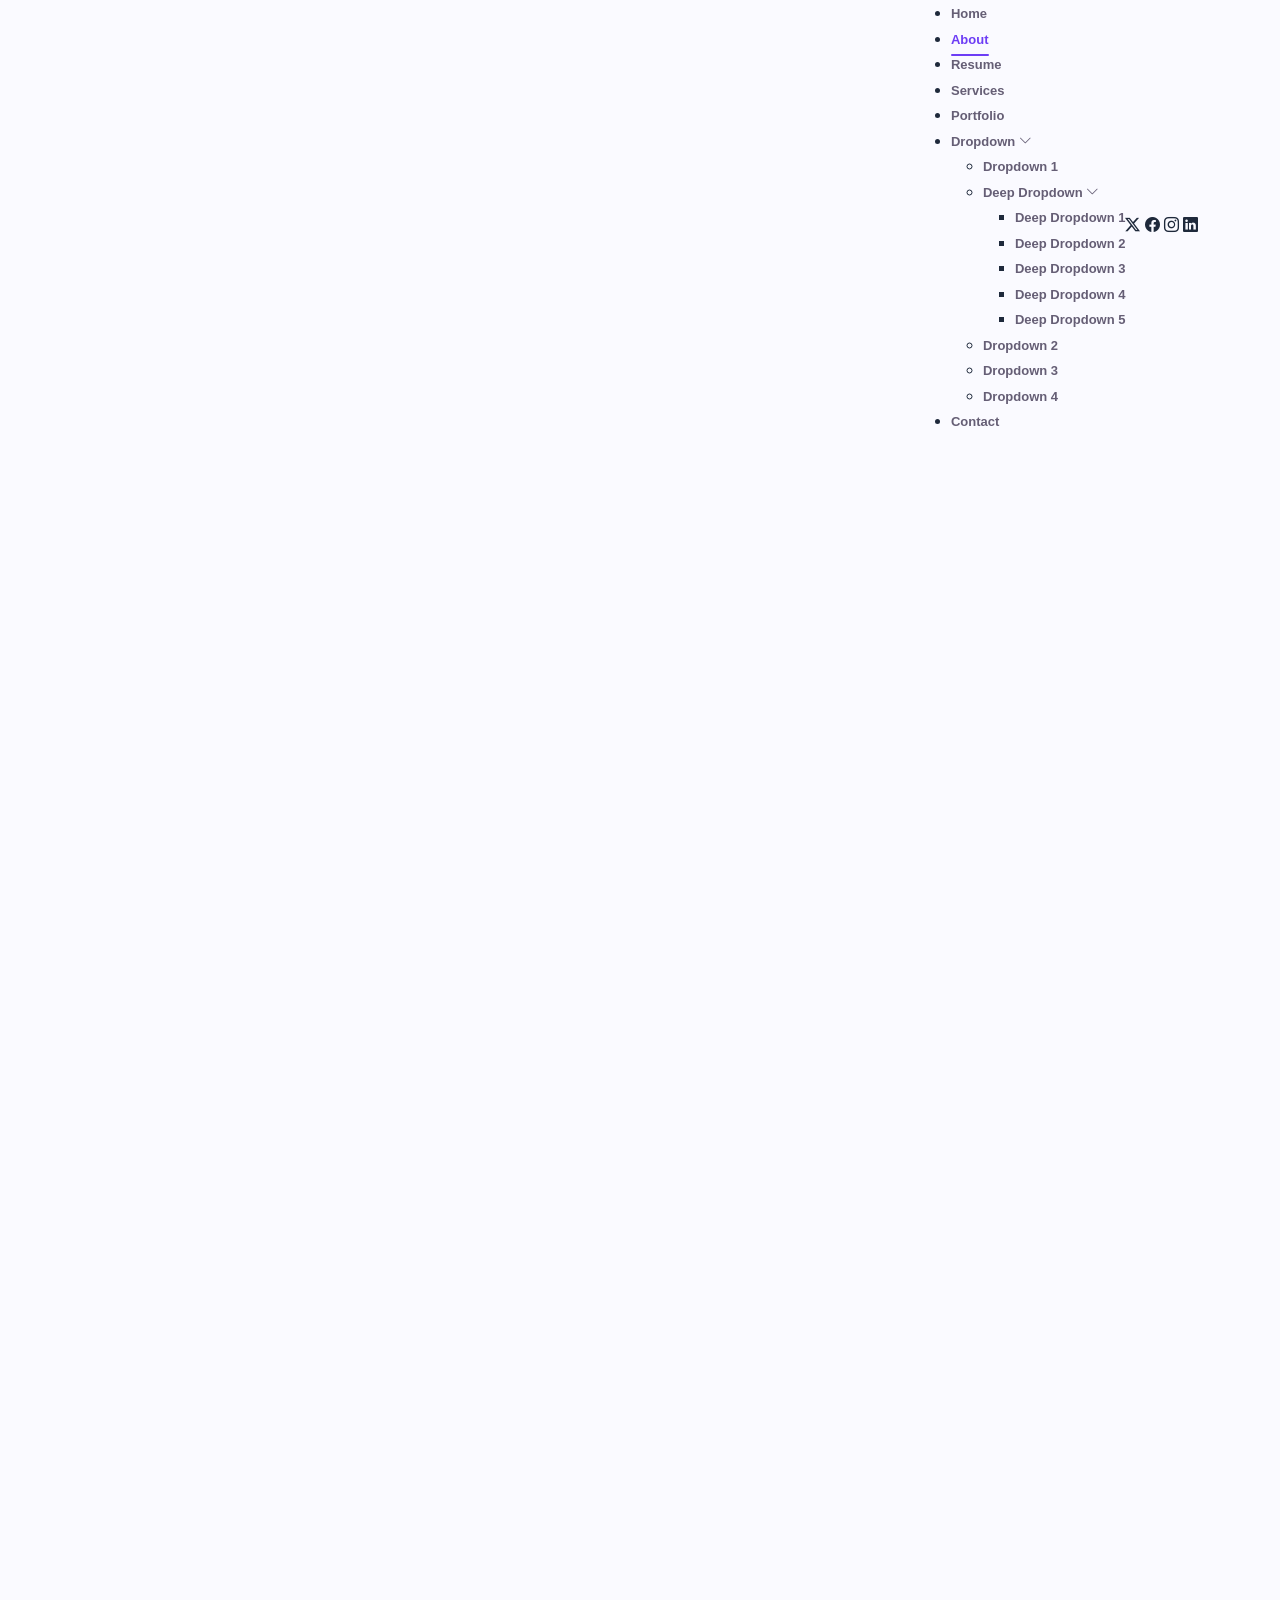
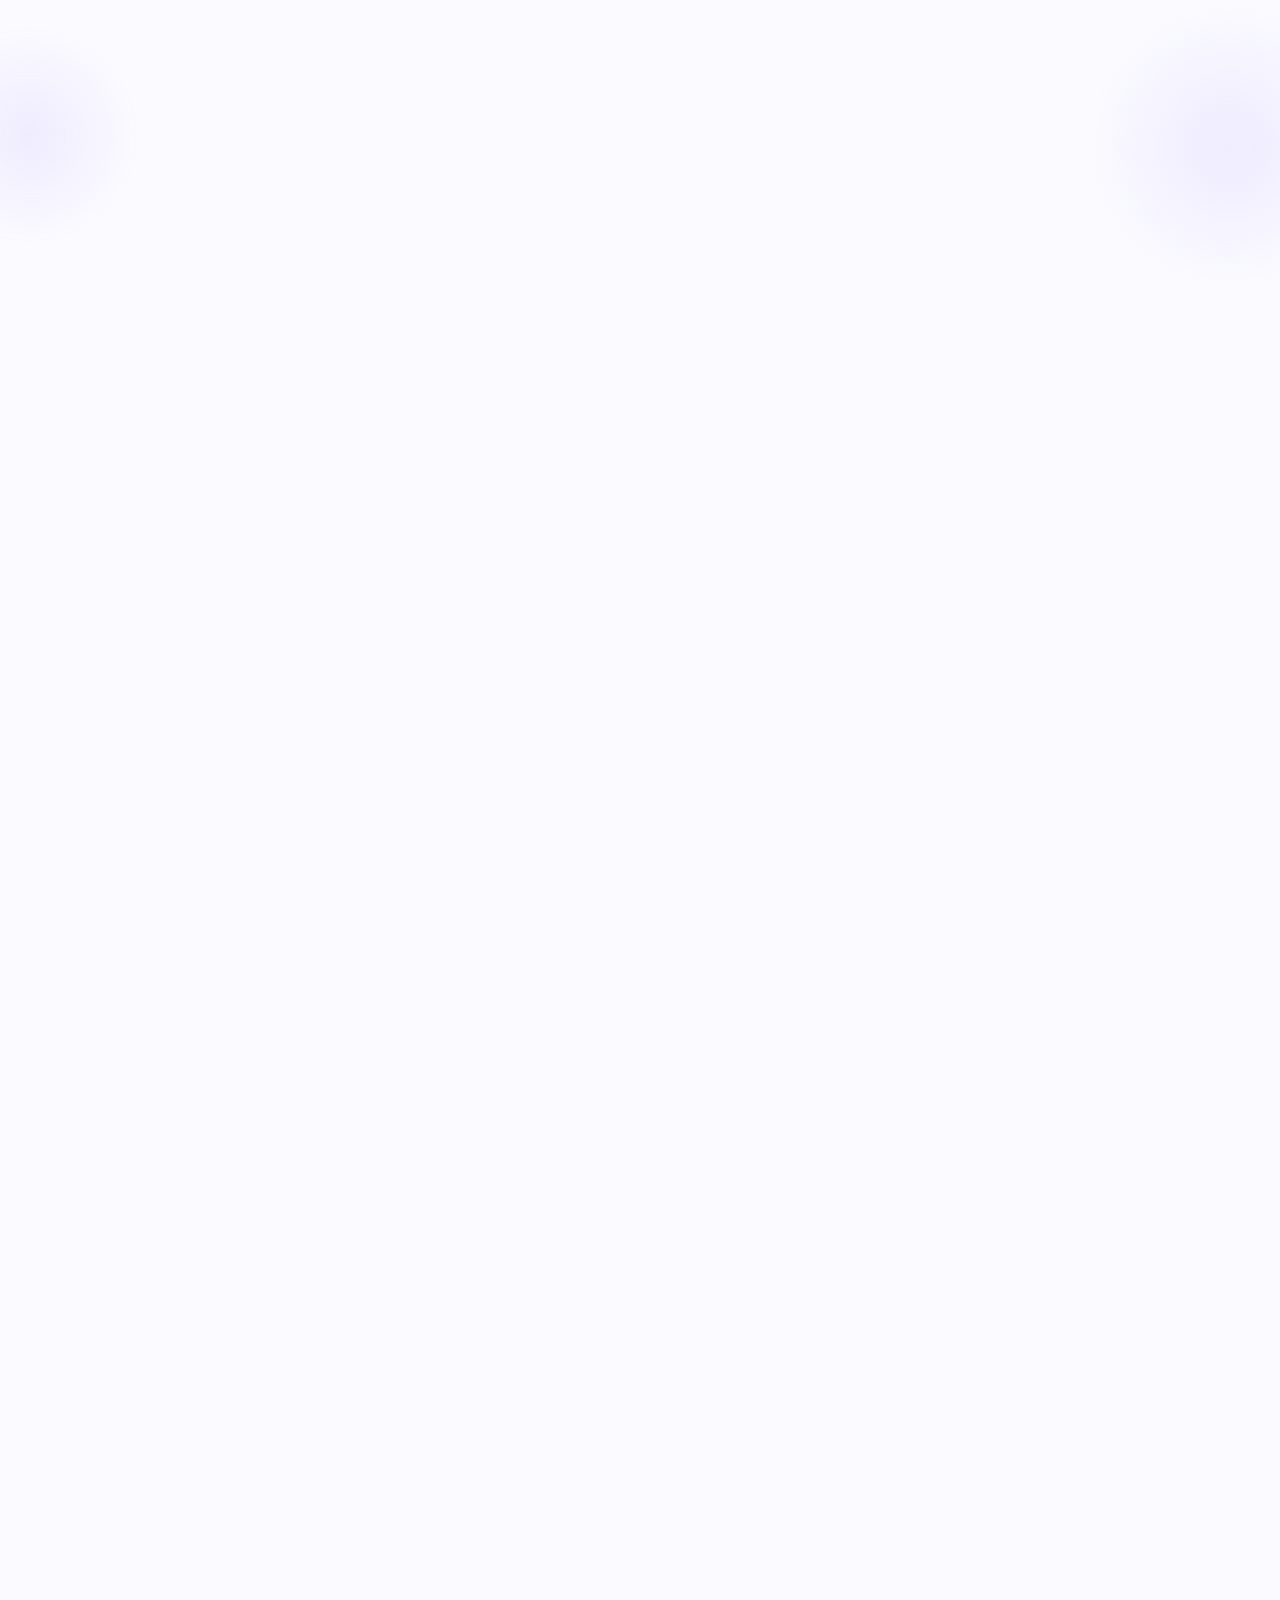
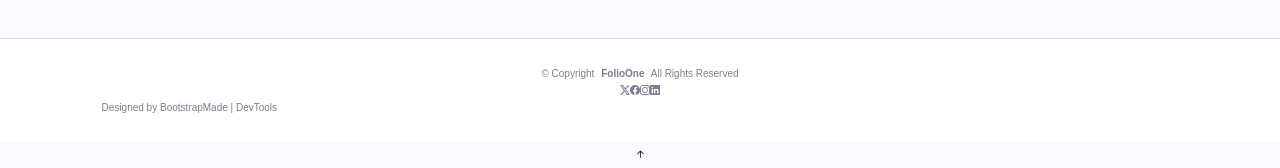
<file: about.html>
<!DOCTYPE html>
<html lang="en">

<head>
  <meta charset="utf-8">
  <meta content="width=device-width, initial-scale=1.0" name="viewport">
  <title>About - FolioOne Bootstrap Template</title>
  <meta name="description" content="">
  <meta name="keywords" content="">

  <!-- Favicons -->
  <link href="assets/img/favicon.png" rel="icon">
  <link href="assets/img/apple-touch-icon.png" rel="apple-touch-icon">

  <!-- Fonts -->
  <link href="https://fonts.googleapis.com" rel="preconnect">
  <link href="https://fonts.gstatic.com" rel="preconnect" crossorigin>
  <link href="https://fonts.googleapis.com/css2?family=Roboto:ital,wght@0,100;0,300;0,400;0,500;0,700;0,900;1,100;1,300;1,400;1,500;1,700;1,900&family=Poppins:ital,wght@0,100;0,200;0,300;0,400;0,500;0,600;0,700;0,800;0,900;1,100;1,200;1,300;1,400;1,500;1,600;1,700;1,800;1,900&family=Raleway:ital,wght@0,100;0,200;0,300;0,400;0,500;0,600;0,700;0,800;0,900;1,100;1,200;1,300;1,400;1,500;1,600;1,700;1,800;1,900&display=swap" rel="stylesheet">

  <!-- Vendor CSS Files -->
  <link href="assets/vendor/bootstrap/css/bootstrap.min.css" rel="stylesheet">
  <link href="assets/vendor/bootstrap-icons/bootstrap-icons.css" rel="stylesheet">
  <link href="assets/vendor/aos/aos.css" rel="stylesheet">
  <link href="assets/vendor/swiper/swiper-bundle.min.css" rel="stylesheet">
  <link href="assets/vendor/glightbox/css/glightbox.min.css" rel="stylesheet">

  <!-- Main CSS File -->
  <link href="assets/css/main.css" rel="stylesheet">

  <!-- =======================================================
  * Template Name: FolioOne
  * Template URL: https://bootstrapmade.com/folioone-bootstrap-portfolio-website-template/
  * Updated: Aug 23 2025 with Bootstrap v5.3.7
  * Author: BootstrapMade.com
  * License: https://bootstrapmade.com/license/
  ======================================================== -->
</head>

<body class="about-page">

  <header id="header" class="header d-flex align-items-center light-background sticky-top">
    <div class="container position-relative d-flex align-items-center justify-content-between">

      <!-- <a href="index.html" class="logo d-flex align-items-center me-auto me-xl-0">
      <img src="assets/img/logo.webp" alt="">
      <h1 class="sitename">FolioOne</h1> 
    </a> -->

      <nav id="navmenu" class="navmenu">
        <ul>
          <li><a href="index.html">Home</a></li>
          <li><a href="about.html" class="active">About</a></li>
          <li><a href="resume.html">Resume</a></li>
          <li><a href="services.html">Services</a></li>
          <li><a href="portfolio.html">Portfolio</a></li>
          <li class="dropdown"><a href="#"><span>Dropdown</span> <i class="bi bi-chevron-down toggle-dropdown"></i></a>
            <ul>
              <li><a href="#">Dropdown 1</a></li>
              <li class="dropdown"><a href="#"><span>Deep Dropdown</span> <i class="bi bi-chevron-down toggle-dropdown"></i></a>
                <ul>
                  <li><a href="#">Deep Dropdown 1</a></li>
                  <li><a href="#">Deep Dropdown 2</a></li>
                  <li><a href="#">Deep Dropdown 3</a></li>
                  <li><a href="#">Deep Dropdown 4</a></li>
                  <li><a href="#">Deep Dropdown 5</a></li>
                </ul>
              </li>
              <li><a href="#">Dropdown 2</a></li>
              <li><a href="#">Dropdown 3</a></li>
              <li><a href="#">Dropdown 4</a></li>
            </ul>
          </li>
          <li><a href="contact.html">Contact</a></li>
        </ul>
        <i class="mobile-nav-toggle d-xl-none bi bi-list"></i>
      </nav>

      <div class="header-social-links">
        <a href="#" class="twitter"><i class="bi bi-twitter-x"></i></a>
        <a href="#" class="facebook"><i class="bi bi-facebook"></i></a>
        <a href="#" class="instagram"><i class="bi bi-instagram"></i></a>
        <a href="#" class="linkedin"><i class="bi bi-linkedin"></i></a>
      </div>

    </div>
  </header>

  <main class="main">

    <!-- About Section -->
    <section id="about" class="about section">

      <!-- Section Title -->
      <div class="container section-title" data-aos="fade-up">
        <h2>About</h2>
        <p>Necessitatibus eius consequatur ex aliquid fuga eum quidem sint consectetur velit. Sed ut perspiciatis unde omnis iste natus error sit voluptatem accusantium doloremque laudantium totam rem aperiam</p>
      </div><!-- End Section Title -->

      <div class="container" data-aos="fade-up" data-aos-delay="100">

        <!-- Intro + Photo -->
        <div class="row align-items-center justify-content-between gy-5 mb-5">
          <div class="col-lg-7" data-aos="fade-right" data-aos-delay="150">
            <div class="intro-content">
              <span class="eyebrow">Hello there</span>
              <h2 class="headline">Hi, I'm Brandon - a calm-minded creative developer crafting serene digital journeys</h2>
              <p class="lead">
                Lorem ipsum dolor sit amet, consectetur adipiscing elit. Pellentesque habitant morbi tristique senectus et netus. Sed interdum, nunc non feugiat tempor, orci lorem luctus ligula, vitae rutrum nisl lorem non nulla.
              </p>
              <p>
                Integer posuere lacus in mi fringilla, eget luctus risus pulvinar. Curabitur a arcu a nisl tempus sagittis. Aenean varius, tortor sed porttitor dictum, augue eros viverra lectus, at efficitur magna lacus in risus.
              </p>

              <div class="cta-group">
                <a href="#portfolio" class="btn-ghost">
                  View My Work <i class="bi bi-arrow-up-right"></i>
                </a>
                <a href="#" class="link-underline">
                  Download Resume <i class="bi bi-download"></i>
                </a>
              </div>
            </div>
          </div>

          <div class="col-lg-5" data-aos="zoom-in" data-aos-delay="250">
            <figure class="profile-figure text-center text-lg-end">
              <img src="assets/img/profile/profile-square-11.webp" alt="Portrait of Alex" class="img-fluid profile-photo">
            </figure>
          </div>
        </div>
        <!-- End Intro + Photo -->

        <!-- Skills Grid -->
        <div class="mb-5">
          <div class="row g-4">
            <div class="col-6 col-md-4 col-lg-3" data-aos="fade-up" data-aos-delay="120">
              <div class="skill-item">
                <i class="bi bi-layout-text-window"></i>
                <h3>UI/UX</h3>
                <p>Vivamus sagittis lacus molestie placerat.</p>
              </div>
            </div>
            <div class="col-6 col-md-4 col-lg-3" data-aos="fade-up" data-aos-delay="180">
              <div class="skill-item">
                <i class="bi bi-code-slash"></i>
                <h3>React.js</h3>
                <p>Maecenas pharetra magna sit amet risus.</p>
              </div>
            </div>
            <div class="col-6 col-md-4 col-lg-3" data-aos="fade-up" data-aos-delay="240">
              <div class="skill-item">
                <i class="bi bi-phone"></i>
                <h3>Mobile-first</h3>
                <p>Donec id elit non mi porta gravida.</p>
              </div>
            </div>
            <div class="col-6 col-md-4 col-lg-3" data-aos="fade-up" data-aos-delay="300">
              <div class="skill-item">
                <i class="bi bi-camera"></i>
                <h3>Photography</h3>
                <p>Aliquam euismod nunc at augue cursus.</p>
              </div>
            </div>
          </div>
        </div>
        <!-- End Skills Grid -->

        <!-- Journey Timeline -->
        <div class="mb-5">
          <div class="row g-4">
            <div class="col-md-6 col-lg-3" data-aos="fade-up" data-aos-delay="120">
              <article class="timeline-item">
                <span class="dot"></span>
                <time>2018</time>
                <h4>B.A. in Design</h4>
                <p>Quisque euismod turpis ut sapien luctus bibendum.</p>
              </article>
            </div>
            <div class="col-md-6 col-lg-3" data-aos="fade-up" data-aos-delay="180">
              <article class="timeline-item">
                <span class="dot"></span>
                <time>2020</time>
                <h4>Freelance Start</h4>
                <p>Mauris non arcu non urna convallis vulputate.</p>
              </article>
            </div>
            <div class="col-md-6 col-lg-3" data-aos="fade-up" data-aos-delay="240">
              <article class="timeline-item">
                <span class="dot"></span>
                <time>2022</time>
                <h4>Joined Creative Studio</h4>
                <p>Nunc sed nibh et libero fermentum posuere.</p>
              </article>
            </div>
            <div class="col-md-6 col-lg-3" data-aos="fade-up" data-aos-delay="300">
              <article class="timeline-item">
                <span class="dot"></span>
                <time>2024</time>
                <h4>Lead Frontend</h4>
                <p>Proin commodo massa sit amet urna pretium.</p>
              </article>
            </div>
          </div>
        </div>
        <!-- End Journey Timeline -->

        <!-- Quote -->
        <blockquote class="personal-quote text-center mb-5" data-aos="fade-down" data-aos-delay="200">
          <p>"Building clean and meaningful experiences through thoughtful code and quiet design."</p>
        </blockquote>
        <!-- End Quote -->

        <!-- Fun Facts -->
        <div class="row g-3 justify-content-center">
          <div class="col-6 col-md-3 col-lg-2" data-aos="zoom-in" data-aos-delay="120">
            <div class="fact-pill">
              <i class="bi bi-magic"></i>
              <span>Minimalism</span>
            </div>
          </div>
          <div class="col-6 col-md-3 col-lg-2" data-aos="zoom-in" data-aos-delay="160">
            <div class="fact-pill">
              <i class="bi bi-headphones"></i>
              <span>Lo-fi Beats</span>
            </div>
          </div>
          <div class="col-6 col-md-3 col-lg-2" data-aos="zoom-in" data-aos-delay="200">
            <div class="fact-pill">
              <i class="bi bi-geo-alt"></i>
              <span>City Walks</span>
            </div>
          </div>
          <div class="col-6 col-md-3 col-lg-2" data-aos="zoom-in" data-aos-delay="240">
            <div class="fact-pill">
              <i class="bi bi-brush"></i>
              <span>Sketching</span>
            </div>
          </div>
        </div>
        <!-- End Fun Facts -->

      </div>

    </section><!-- /About Section -->

    <!-- Skills Section -->
    <section id="skills" class="skills section">

      <!-- Section Title -->
      <div class="container section-title" data-aos="fade-up">
        <h2>Skills</h2>
        <p>Necessitatibus eius consequatur ex aliquid fuga eum quidem sint consectetur velit. Sed ut perspiciatis unde omnis iste natus error sit voluptatem accusantium doloremque laudantium totam rem aperiam</p>
      </div><!-- End Section Title -->

      <div class="container" data-aos="fade-up" data-aos-delay="100">

        <div class="row g-4 skills-animation">

          <div class="col-md-6 col-lg-3" data-aos="fade-up" data-aos-delay="100">
            <div class="skill-box">
              <h3>HTML</h3>
              <p>Sed ut perspiciatis unde omnis iste natus error sit voluptatem.</p>
              <span class="text-end d-block">90%</span>
              <div class="progress">
                <div class="progress-bar" role="progressbar" aria-valuenow="90" aria-valuemin="0" aria-valuemax="100"></div>
              </div>
            </div>
          </div>

          <div class="col-md-6 col-lg-3" data-aos="fade-up" data-aos-delay="200">
            <div class="skill-box">
              <h3>CSS</h3>
              <p>Nemo enim ipsam voluptatem quia voluptas sit aspernatur.</p>
              <span class="text-end d-block">90%</span>
              <div class="progress">
                <div class="progress-bar" role="progressbar" aria-valuenow="95" aria-valuemin="0" aria-valuemax="100"></div>
              </div>
            </div>
          </div>

          <div class="col-md-6 col-lg-3" data-aos="fade-up" data-aos-delay="300">
            <div class="skill-box">
              <h3>JavaScript</h3>
              <p>Neque porro quisquam est qui dolorem ipsum quia dolor.</p>
              <span class="text-end d-block">80%</span>
              <div class="progress">
                <div class="progress-bar" role="progressbar" aria-valuenow="80" aria-valuemin="0" aria-valuemax="100"></div>
              </div>
            </div>
          </div>

          <div class="col-md-6 col-lg-3" data-aos="fade-up" data-aos-delay="400">
            <div class="skill-box">
              <h3>Photoshop</h3>
              <p>Quis autem vel eum iure reprehenderit qui in ea voluptate.</p>
              <span class="text-end d-block">55%</span>
              <div class="progress">
                <div class="progress-bar" role="progressbar" aria-valuenow="55" aria-valuemin="0" aria-valuemax="100">
                </div>
              </div>
            </div>
          </div>

        </div>

      </div>

    </section><!-- /Skills Section -->

    <!-- Stats Section -->
    <section id="stats" class="stats section dark-background">

      <div class="container" data-aos="fade-up" data-aos-delay="100">

        <div class="row align-items-center">
          <div class="col-lg-4" data-aos="fade-up" data-aos-delay="200">
            <div class="avatars d-flex align-items-center">
              <img src="assets/img/person/person-m-2.webp" alt="Avatar 1" class="rounded-circle" loading="lazy">
              <img src="assets/img/person/person-m-3.webp" alt="Avatar 2" class="rounded-circle" loading="lazy">
              <img src="assets/img/person/person-f-5.webp" alt="Avatar 3" class="rounded-circle" loading="lazy">
              <img src="assets/img/person/person-m-5.webp" alt="Avatar 4" class="rounded-circle" loading="lazy">
            </div>
          </div>

          <div class="col-lg-8">
            <div class="row counters">
              <div class="col-md-4" data-aos="fade-up" data-aos-delay="300">
                <h2><span data-purecounter-start="0" data-purecounter-end="185" data-purecounter-duration="1" class="purecounter"></span>+</h2>
                <p>Nemo enim ipsam</p>
              </div>

              <div class="col-md-4" data-aos="fade-up" data-aos-delay="400">
                <h2><span data-purecounter-start="0" data-purecounter-end="32" data-purecounter-duration="1" class="purecounter"></span>K</h2>
                <p>Voluptatem sequi</p>
              </div>

              <div class="col-md-4" data-aos="fade-up" data-aos-delay="500">
                <h2><span data-purecounter-start="0" data-purecounter-end="128" data-purecounter-duration="1" class="purecounter"></span>+</h2>
                <p>Dolor sit consectetur</p>
              </div>
            </div>
          </div>
        </div>
      </div>

    </section><!-- /Stats Section -->

    <!-- Testimonials Section -->
    <section id="testimonials" class="testimonials section">

      <!-- Section Title -->
      <div class="container section-title" data-aos="fade-up">
        <h2>Testimonials</h2>
        <p>Necessitatibus eius consequatur ex aliquid fuga eum quidem sint consectetur velit</p>
      </div><!-- End Section Title -->

      <div class="container" data-aos="fade-up" data-aos-delay="100">

        <div class="swiper init-swiper">
          <script type="application/json" class="swiper-config">
            {
              "loop": true,
              "speed": 600,
              "autoplay": {
                "delay": 5000
              },
              "slidesPerView": "auto",
              "pagination": {
                "el": ".swiper-pagination",
                "type": "bullets",
                "clickable": true
              }
            }
          </script>
          <div class="swiper-wrapper">

            <div class="swiper-slide">
              <div class="testimonial-item">
                <div class="row gy-4 justify-content-center">
                  <div class="col-lg-6">
                    <div class="testimonial-content">
                      <p>
                        <i class="bi bi-quote quote-icon-left"></i>
                        <span>Proin iaculis purus consequat sem cure digni ssim donec porttitora entum suscipit rhoncus. Accusantium quam, ultricies eget id, aliquam eget nibh et. Maecen aliquam, risus at semper.</span>
                        <i class="bi bi-quote quote-icon-right"></i>
                      </p>
                      <h3>Saul Goodman</h3>
                      <h4>Ceo &amp; Founder</h4>
                      <div class="stars">
                        <i class="bi bi-star-fill"></i><i class="bi bi-star-fill"></i><i class="bi bi-star-fill"></i><i class="bi bi-star-fill"></i><i class="bi bi-star-fill"></i>
                      </div>
                    </div>
                  </div>
                  <div class="col-lg-2 text-center">
                    <img src="assets/img/person/person-m-9.webp" class="img-fluid testimonial-img" alt="">
                  </div>
                </div>
              </div>
            </div><!-- End testimonial item -->

            <div class="swiper-slide">
              <div class="testimonial-item">
                <div class="row gy-4 justify-content-center">
                  <div class="col-lg-6">
                    <div class="testimonial-content">
                      <p>
                        <i class="bi bi-quote quote-icon-left"></i>
                        <span>Export tempor illum tamen malis malis eram quae irure esse labore quem cillum quid cillum eram malis quorum velit fore eram velit sunt aliqua noster fugiat irure amet legam anim culpa.</span>
                        <i class="bi bi-quote quote-icon-right"></i>
                      </p>
                      <h3>Sara Wilsson</h3>
                      <h4>Designer</h4>
                      <div class="stars">
                        <i class="bi bi-star-fill"></i><i class="bi bi-star-fill"></i><i class="bi bi-star-fill"></i><i class="bi bi-star-fill"></i><i class="bi bi-star-fill"></i>
                      </div>
                    </div>
                  </div>
                  <div class="col-lg-2 text-center">
                    <img src="assets/img/person/person-f-5.webp" class="img-fluid testimonial-img" alt="">
                  </div>
                </div>
              </div>
            </div><!-- End testimonial item -->

            <div class="swiper-slide">
              <div class="testimonial-item">
                <div class="row gy-4 justify-content-center">
                  <div class="col-lg-6">
                    <div class="testimonial-content">
                      <p>
                        <i class="bi bi-quote quote-icon-left"></i>
                        <span>Enim nisi quem export duis labore cillum quae magna enim sint quorum nulla quem veniam duis minim tempor labore quem eram duis noster aute amet eram fore quis sint minim.</span>
                        <i class="bi bi-quote quote-icon-right"></i>
                      </p>
                      <h3>Jena Karlis</h3>
                      <h4>Store Owner</h4>
                      <div class="stars">
                        <i class="bi bi-star-fill"></i><i class="bi bi-star-fill"></i><i class="bi bi-star-fill"></i><i class="bi bi-star-fill"></i><i class="bi bi-star-fill"></i>
                      </div>
                    </div>
                  </div>
                  <div class="col-lg-2 text-center">
                    <img src="assets/img/person/person-f-12.webp" class="img-fluid testimonial-img" alt="">
                  </div>
                </div>
              </div>
            </div><!-- End testimonial item -->

            <div class="swiper-slide">
              <div class="testimonial-item">
                <div class="row gy-4 justify-content-center">
                  <div class="col-lg-6">
                    <div class="testimonial-content">
                      <p>
                        <i class="bi bi-quote quote-icon-left"></i>
                        <span>Fugiat enim eram quae cillum dolore dolor amet nulla culpa multos export minim fugiat minim velit minim dolor enim duis veniam ipsum anim magna sunt elit fore quem dolore labore illum veniam.</span>
                        <i class="bi bi-quote quote-icon-right"></i>
                      </p>
                      <h3>John Larson</h3>
                      <h4>Entrepreneur</h4>
                      <div class="stars">
                        <i class="bi bi-star-fill"></i><i class="bi bi-star-fill"></i><i class="bi bi-star-fill"></i><i class="bi bi-star-fill"></i><i class="bi bi-star-fill"></i>
                      </div>
                    </div>
                  </div>
                  <div class="col-lg-2 text-center">
                    <img src="assets/img/person/person-m-12.webp" class="img-fluid testimonial-img" alt="">
                  </div>
                </div>
              </div>
            </div><!-- End testimonial item -->

          </div>
          <div class="swiper-pagination"></div>
        </div>

      </div>

    </section><!-- /Testimonials Section -->

  </main>

  <footer id="footer" class="footer">

    <div class="container">
      <div class="copyright text-center ">
        <p>© <span>Copyright</span> <strong class="px-1 sitename">FolioOne</strong> <span>All Rights Reserved<br></span></p>
      </div>
      <div class="social-links d-flex justify-content-center">
        <a href=""><i class="bi bi-twitter-x"></i></a>
        <a href=""><i class="bi bi-facebook"></i></a>
        <a href=""><i class="bi bi-instagram"></i></a>
        <a href=""><i class="bi bi-linkedin"></i></a>
      </div>
      <div class="credits">
        <!-- All the links in the footer should remain intact. -->
        <!-- You can delete the links only if you've purchased the pro version. -->
        <!-- Licensing information: https://bootstrapmade.com/license/ -->
        <!-- Purchase the pro version with working PHP/AJAX contact form: [buy-url] -->
        Designed by <a href="https://bootstrapmade.com/">BootstrapMade</a> | <a href="https://bootstrapmade.com/tools/">DevTools</a>
      </div>
    </div>

  </footer>

  <!-- Scroll Top -->
  <a href="#" id="scroll-top" class="scroll-top d-flex align-items-center justify-content-center"><i class="bi bi-arrow-up-short"></i></a>

  <!-- Preloader -->
  <div id="preloader"></div>

  <!-- Vendor JS Files -->
  <script src="assets/vendor/bootstrap/js/bootstrap.bundle.min.js"></script>
  <script src="assets/vendor/php-email-form/validate.js"></script>
  <script src="assets/vendor/aos/aos.js"></script>
  <script src="assets/vendor/typed.js/typed.umd.js"></script>
  <script src="assets/vendor/waypoints/noframework.waypoints.js"></script>
  <script src="assets/vendor/purecounter/purecounter_vanilla.js"></script>
  <script src="assets/vendor/swiper/swiper-bundle.min.js"></script>
  <script src="assets/vendor/imagesloaded/imagesloaded.pkgd.min.js"></script>
  <script src="assets/vendor/isotope-layout/isotope.pkgd.min.js"></script>
  <script src="assets/vendor/glightbox/js/glightbox.min.js"></script>

  <!-- Main JS File -->
  <script src="assets/js/main.js"></script>

</body>

</html>
</file>
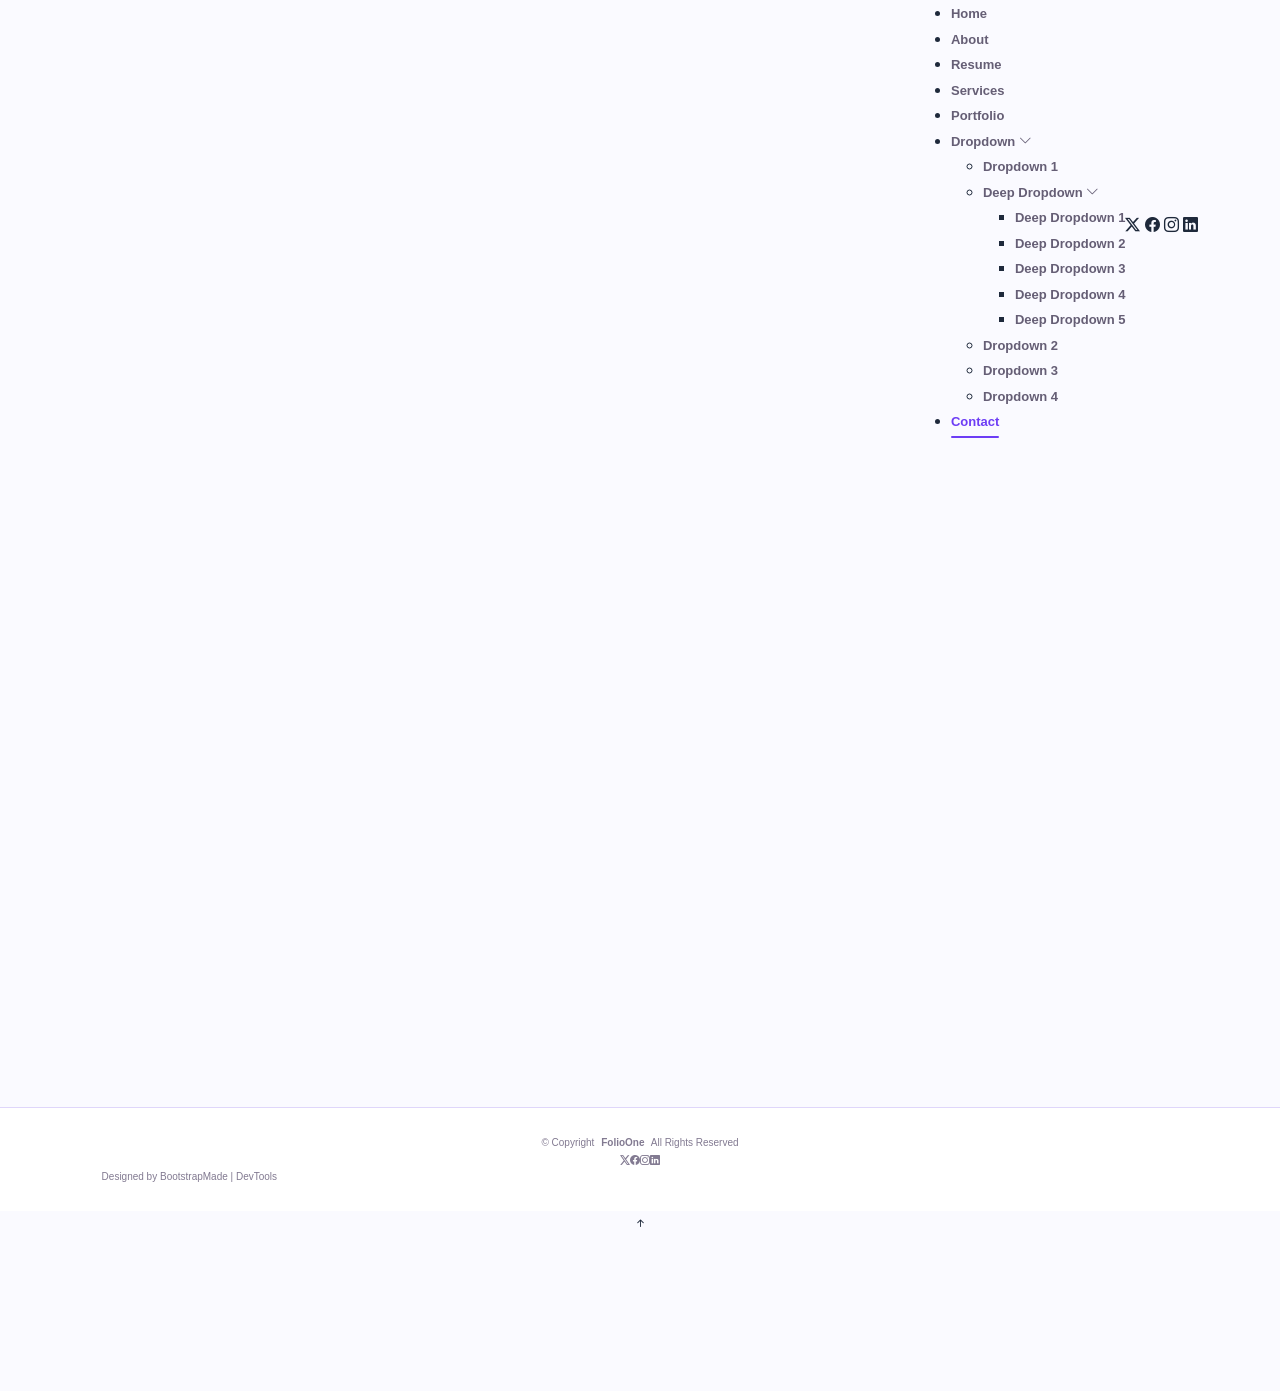
<file: contact.html>
<!DOCTYPE html>
<html lang="en">

<head>
  <meta charset="utf-8">
  <meta content="width=device-width, initial-scale=1.0" name="viewport">
  <title>Contact - FolioOne Bootstrap Template</title>
  <meta name="description" content="">
  <meta name="keywords" content="">

  <!-- Favicons -->
  <link href="assets/img/favicon.png" rel="icon">
  <link href="assets/img/apple-touch-icon.png" rel="apple-touch-icon">

  <!-- Fonts -->
  <link href="https://fonts.googleapis.com" rel="preconnect">
  <link href="https://fonts.gstatic.com" rel="preconnect" crossorigin>
  <link href="https://fonts.googleapis.com/css2?family=Roboto:ital,wght@0,100;0,300;0,400;0,500;0,700;0,900;1,100;1,300;1,400;1,500;1,700;1,900&family=Poppins:ital,wght@0,100;0,200;0,300;0,400;0,500;0,600;0,700;0,800;0,900;1,100;1,200;1,300;1,400;1,500;1,600;1,700;1,800;1,900&family=Raleway:ital,wght@0,100;0,200;0,300;0,400;0,500;0,600;0,700;0,800;0,900;1,100;1,200;1,300;1,400;1,500;1,600;1,700;1,800;1,900&display=swap" rel="stylesheet">

  <!-- Vendor CSS Files -->
  <link href="assets/vendor/bootstrap/css/bootstrap.min.css" rel="stylesheet">
  <link href="assets/vendor/bootstrap-icons/bootstrap-icons.css" rel="stylesheet">
  <link href="assets/vendor/aos/aos.css" rel="stylesheet">
  <link href="assets/vendor/swiper/swiper-bundle.min.css" rel="stylesheet">
  <link href="assets/vendor/glightbox/css/glightbox.min.css" rel="stylesheet">

  <!-- Main CSS File -->
  <link href="assets/css/main.css" rel="stylesheet">

  <!-- =======================================================
  * Template Name: FolioOne
  * Template URL: https://bootstrapmade.com/folioone-bootstrap-portfolio-website-template/
  * Updated: Aug 23 2025 with Bootstrap v5.3.7
  * Author: BootstrapMade.com
  * License: https://bootstrapmade.com/license/
  ======================================================== -->
</head>

<body class="contact-page">

  <header id="header" class="header d-flex align-items-center light-background sticky-top">
    <div class="container position-relative d-flex align-items-center justify-content-between">

      <!-- <a href="index.html" class="logo d-flex align-items-center me-auto me-xl-0">
      <img src="assets/img/logo.webp" alt="">
      <h1 class="sitename">FolioOne</h1> 
    </a> -->

      <nav id="navmenu" class="navmenu">
        <ul>
          <li><a href="index.html">Home</a></li>
          <li><a href="about.html">About</a></li>
          <li><a href="resume.html">Resume</a></li>
          <li><a href="services.html">Services</a></li>
          <li><a href="portfolio.html">Portfolio</a></li>
          <li class="dropdown"><a href="#"><span>Dropdown</span> <i class="bi bi-chevron-down toggle-dropdown"></i></a>
            <ul>
              <li><a href="#">Dropdown 1</a></li>
              <li class="dropdown"><a href="#"><span>Deep Dropdown</span> <i class="bi bi-chevron-down toggle-dropdown"></i></a>
                <ul>
                  <li><a href="#">Deep Dropdown 1</a></li>
                  <li><a href="#">Deep Dropdown 2</a></li>
                  <li><a href="#">Deep Dropdown 3</a></li>
                  <li><a href="#">Deep Dropdown 4</a></li>
                  <li><a href="#">Deep Dropdown 5</a></li>
                </ul>
              </li>
              <li><a href="#">Dropdown 2</a></li>
              <li><a href="#">Dropdown 3</a></li>
              <li><a href="#">Dropdown 4</a></li>
            </ul>
          </li>
          <li><a href="contact.html" class="active">Contact</a></li>
        </ul>
        <i class="mobile-nav-toggle d-xl-none bi bi-list"></i>
      </nav>

      <div class="header-social-links">
        <a href="#" class="twitter"><i class="bi bi-twitter-x"></i></a>
        <a href="#" class="facebook"><i class="bi bi-facebook"></i></a>
        <a href="#" class="instagram"><i class="bi bi-instagram"></i></a>
        <a href="#" class="linkedin"><i class="bi bi-linkedin"></i></a>
      </div>

    </div>
  </header>

  <main class="main">

    <!-- Contact Section -->
    <section id="contact" class="contact section">

      <!-- Section Title -->
      <div class="container section-title" data-aos="fade-up">
        <h2>Contact</h2>
        <p>Necessitatibus eius consequatur ex aliquid fuga eum quidem sint consectetur velit. Sed ut perspiciatis unde omnis iste natus error sit voluptatem accusantium doloremque laudantium totam rem aperiam</p>
      </div><!-- End Section Title -->

      <div class="container" data-aos="fade-up" data-aos-delay="100">

        <div class="row g-4 g-lg-5">
          <div class="col-lg-5">
            <div class="info-box" data-aos="fade-up" data-aos-delay="200">
              <h3>Contact Info</h3>
              <p>Praesent sapien massa, convallis a pellentesque nec, egestas non nisi. Vestibulum ante ipsum primis.</p>

              <div class="info-item" data-aos="fade-up" data-aos-delay="300">
                <div class="icon-box">
                  <i class="bi bi-geo-alt"></i>
                </div>
                <div class="content">
                  <h4>Our Location</h4>
                  <p>A108 Adam Street</p>
                  <p>New York, NY 535022</p>
                </div>
              </div>

              <div class="info-item" data-aos="fade-up" data-aos-delay="400">
                <div class="icon-box">
                  <i class="bi bi-telephone"></i>
                </div>
                <div class="content">
                  <h4>Phone Number</h4>
                  <p>+1 5589 55488 55</p>
                  <p>+1 6678 254445 41</p>
                </div>
              </div>

              <div class="info-item" data-aos="fade-up" data-aos-delay="500">
                <div class="icon-box">
                  <i class="bi bi-envelope"></i>
                </div>
                <div class="content">
                  <h4>Email Address</h4>
                  <p>info@example.com</p>
                  <p>contact@example.com</p>
                </div>
              </div>
            </div>
          </div>

          <div class="col-lg-7">
            <div class="contact-form" data-aos="fade-up" data-aos-delay="300">
              <h3>Get In Touch</h3>
              <p>Praesent sapien massa, convallis a pellentesque nec, egestas non nisi. Vestibulum ante ipsum primis.</p>

              <form action="forms/contact.php" method="post" class="php-email-form" data-aos="fade-up" data-aos-delay="200">
                <div class="row gy-4">

                  <div class="col-md-6">
                    <input type="text" name="name" class="form-control" placeholder="Your Name" required="">
                  </div>

                  <div class="col-md-6 ">
                    <input type="email" class="form-control" name="email" placeholder="Your Email" required="">
                  </div>

                  <div class="col-12">
                    <input type="text" class="form-control" name="subject" placeholder="Subject" required="">
                  </div>

                  <div class="col-12">
                    <textarea class="form-control" name="message" rows="6" placeholder="Message" required=""></textarea>
                  </div>

                  <div class="col-12 text-center">
                    <div class="loading">Loading</div>
                    <div class="error-message"></div>
                    <div class="sent-message">Your message has been sent. Thank you!</div>

                    <button type="submit" class="btn">Send Message</button>
                  </div>

                </div>
              </form>

            </div>
          </div>

        </div>

      </div>

    </section><!-- /Contact Section -->

  </main>

  <footer id="footer" class="footer">

    <div class="container">
      <div class="copyright text-center ">
        <p>© <span>Copyright</span> <strong class="px-1 sitename">FolioOne</strong> <span>All Rights Reserved<br></span></p>
      </div>
      <div class="social-links d-flex justify-content-center">
        <a href=""><i class="bi bi-twitter-x"></i></a>
        <a href=""><i class="bi bi-facebook"></i></a>
        <a href=""><i class="bi bi-instagram"></i></a>
        <a href=""><i class="bi bi-linkedin"></i></a>
      </div>
      <div class="credits">
        <!-- All the links in the footer should remain intact. -->
        <!-- You can delete the links only if you've purchased the pro version. -->
        <!-- Licensing information: https://bootstrapmade.com/license/ -->
        <!-- Purchase the pro version with working PHP/AJAX contact form: [buy-url] -->
        Designed by <a href="https://bootstrapmade.com/">BootstrapMade</a> | <a href="https://bootstrapmade.com/tools/">DevTools</a>
      </div>
    </div>

  </footer>

  <!-- Scroll Top -->
  <a href="#" id="scroll-top" class="scroll-top d-flex align-items-center justify-content-center"><i class="bi bi-arrow-up-short"></i></a>

  <!-- Preloader -->
  <div id="preloader"></div>

  <!-- Vendor JS Files -->
  <script src="assets/vendor/bootstrap/js/bootstrap.bundle.min.js"></script>
  <script src="assets/vendor/php-email-form/validate.js"></script>
  <script src="assets/vendor/aos/aos.js"></script>
  <script src="assets/vendor/typed.js/typed.umd.js"></script>
  <script src="assets/vendor/waypoints/noframework.waypoints.js"></script>
  <script src="assets/vendor/purecounter/purecounter_vanilla.js"></script>
  <script src="assets/vendor/swiper/swiper-bundle.min.js"></script>
  <script src="assets/vendor/imagesloaded/imagesloaded.pkgd.min.js"></script>
  <script src="assets/vendor/isotope-layout/isotope.pkgd.min.js"></script>
  <script src="assets/vendor/glightbox/js/glightbox.min.js"></script>

  <!-- Main JS File -->
  <script src="assets/js/main.js"></script>

</body>

</html>
</file>
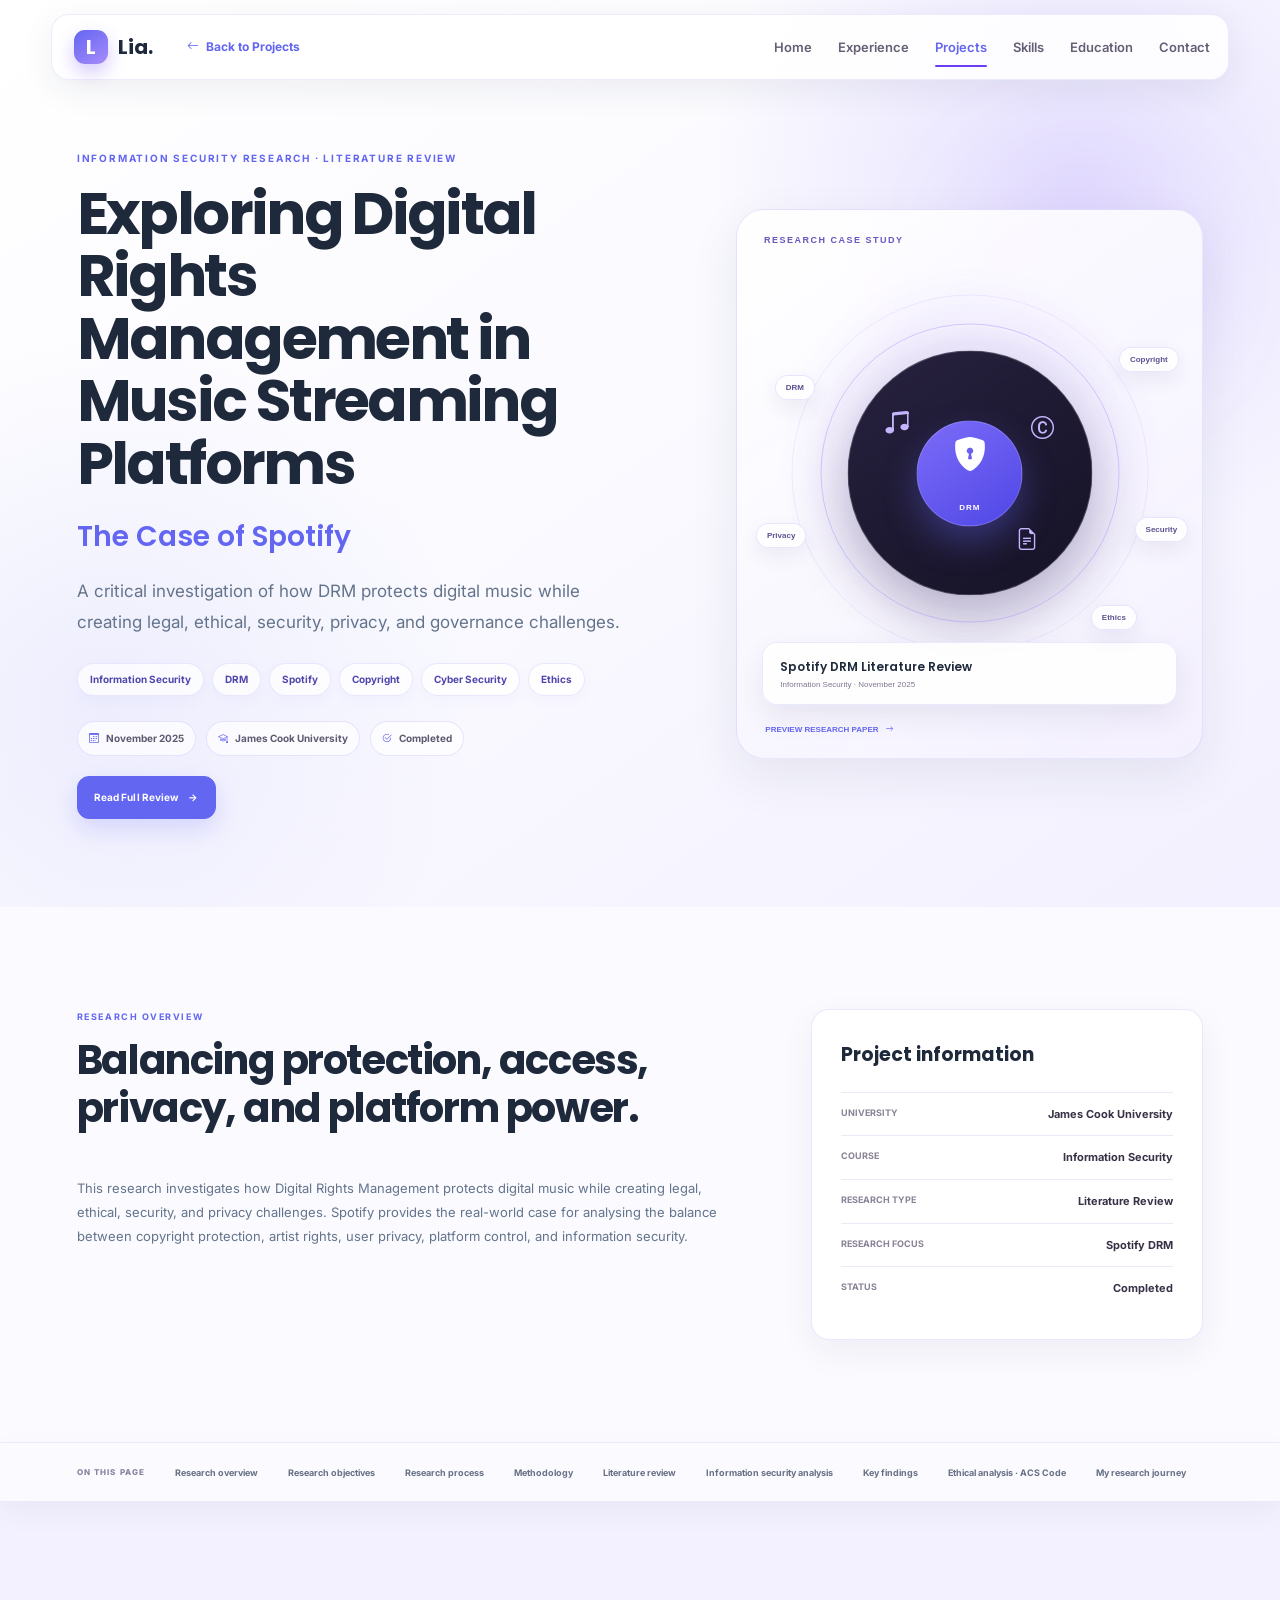
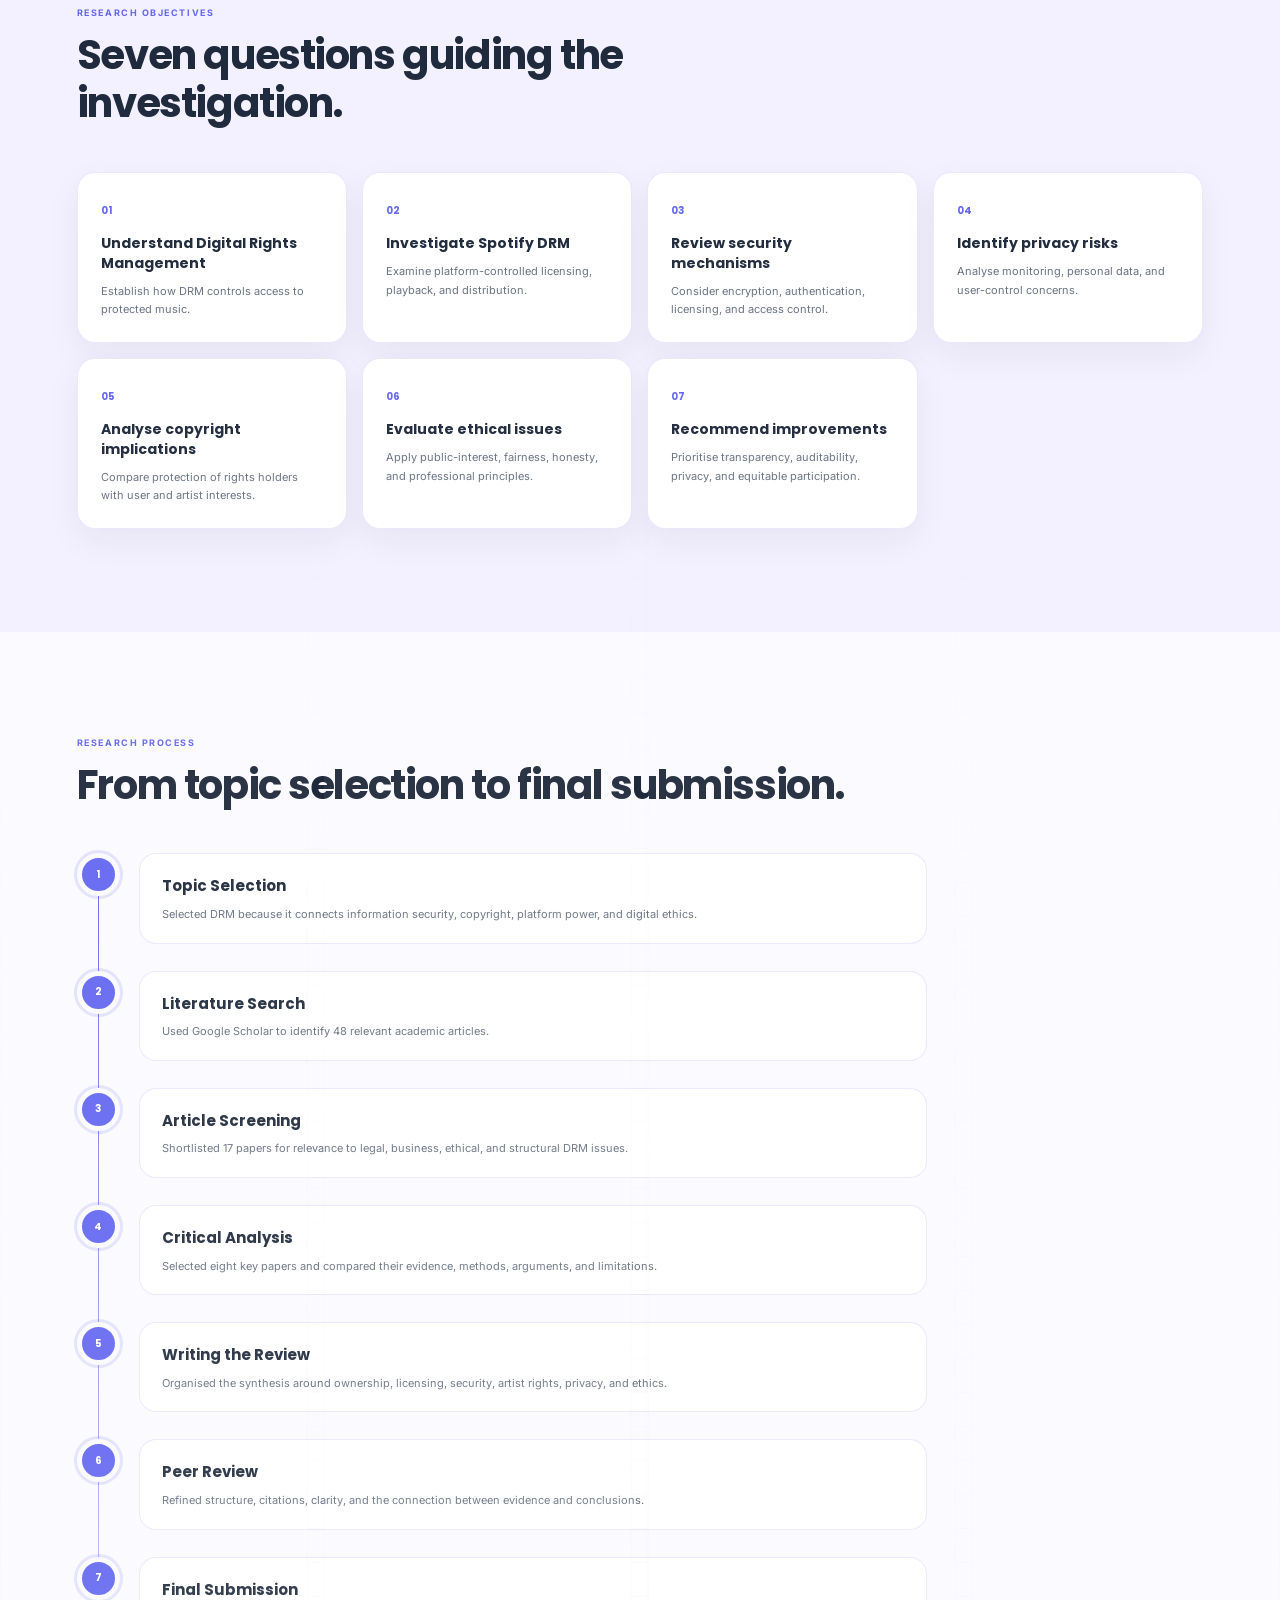
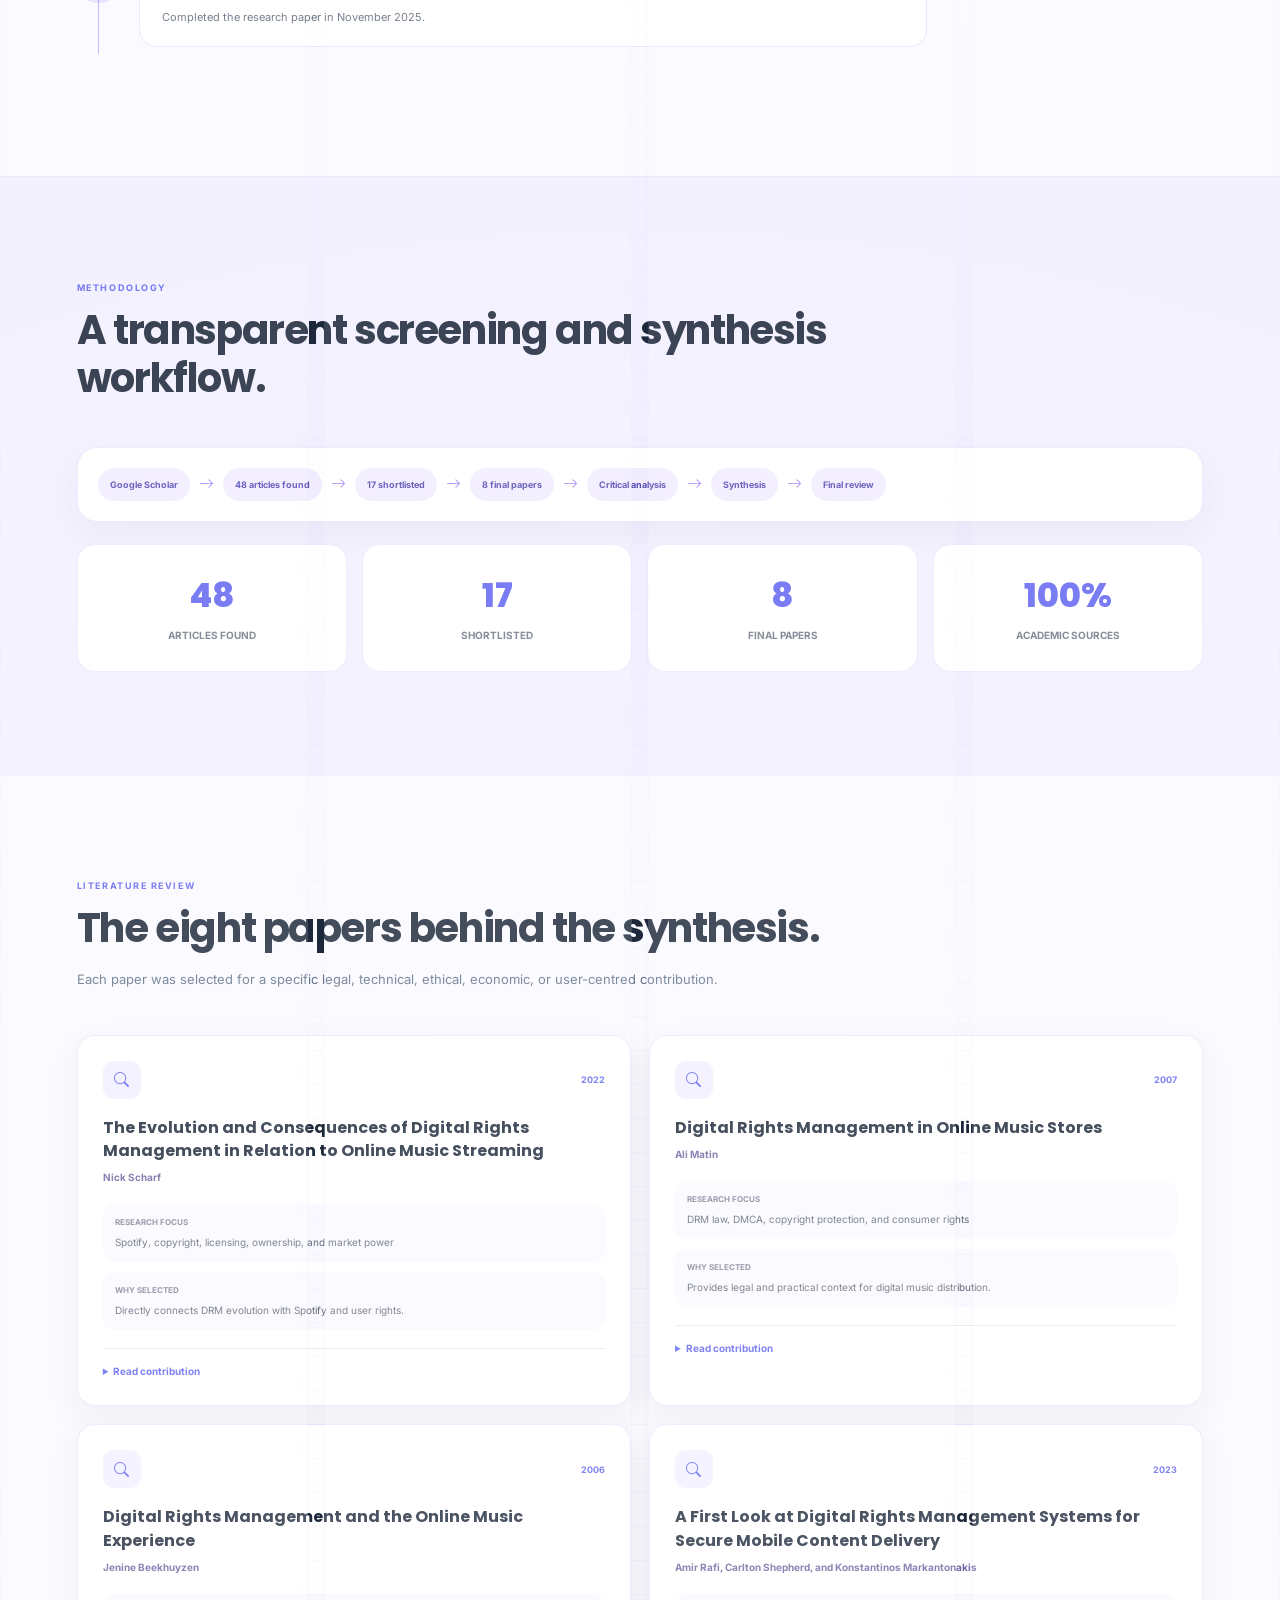
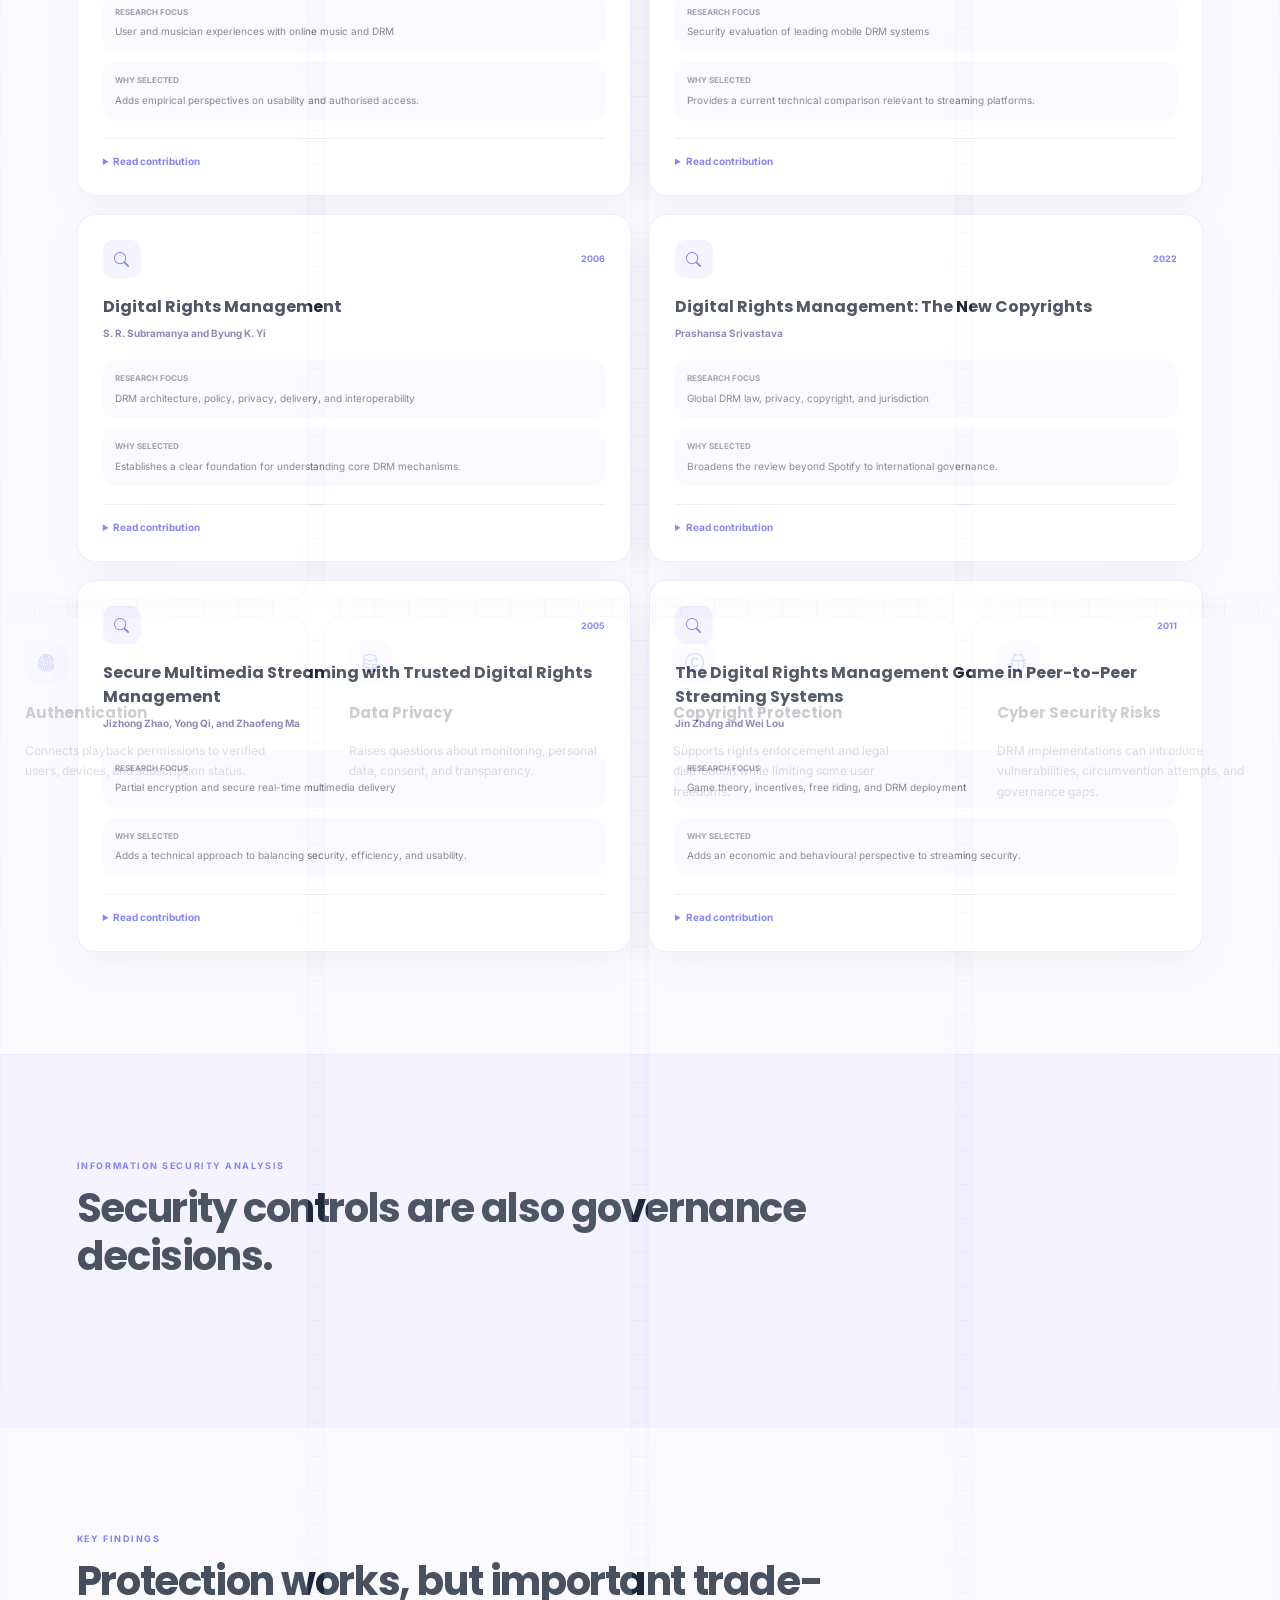
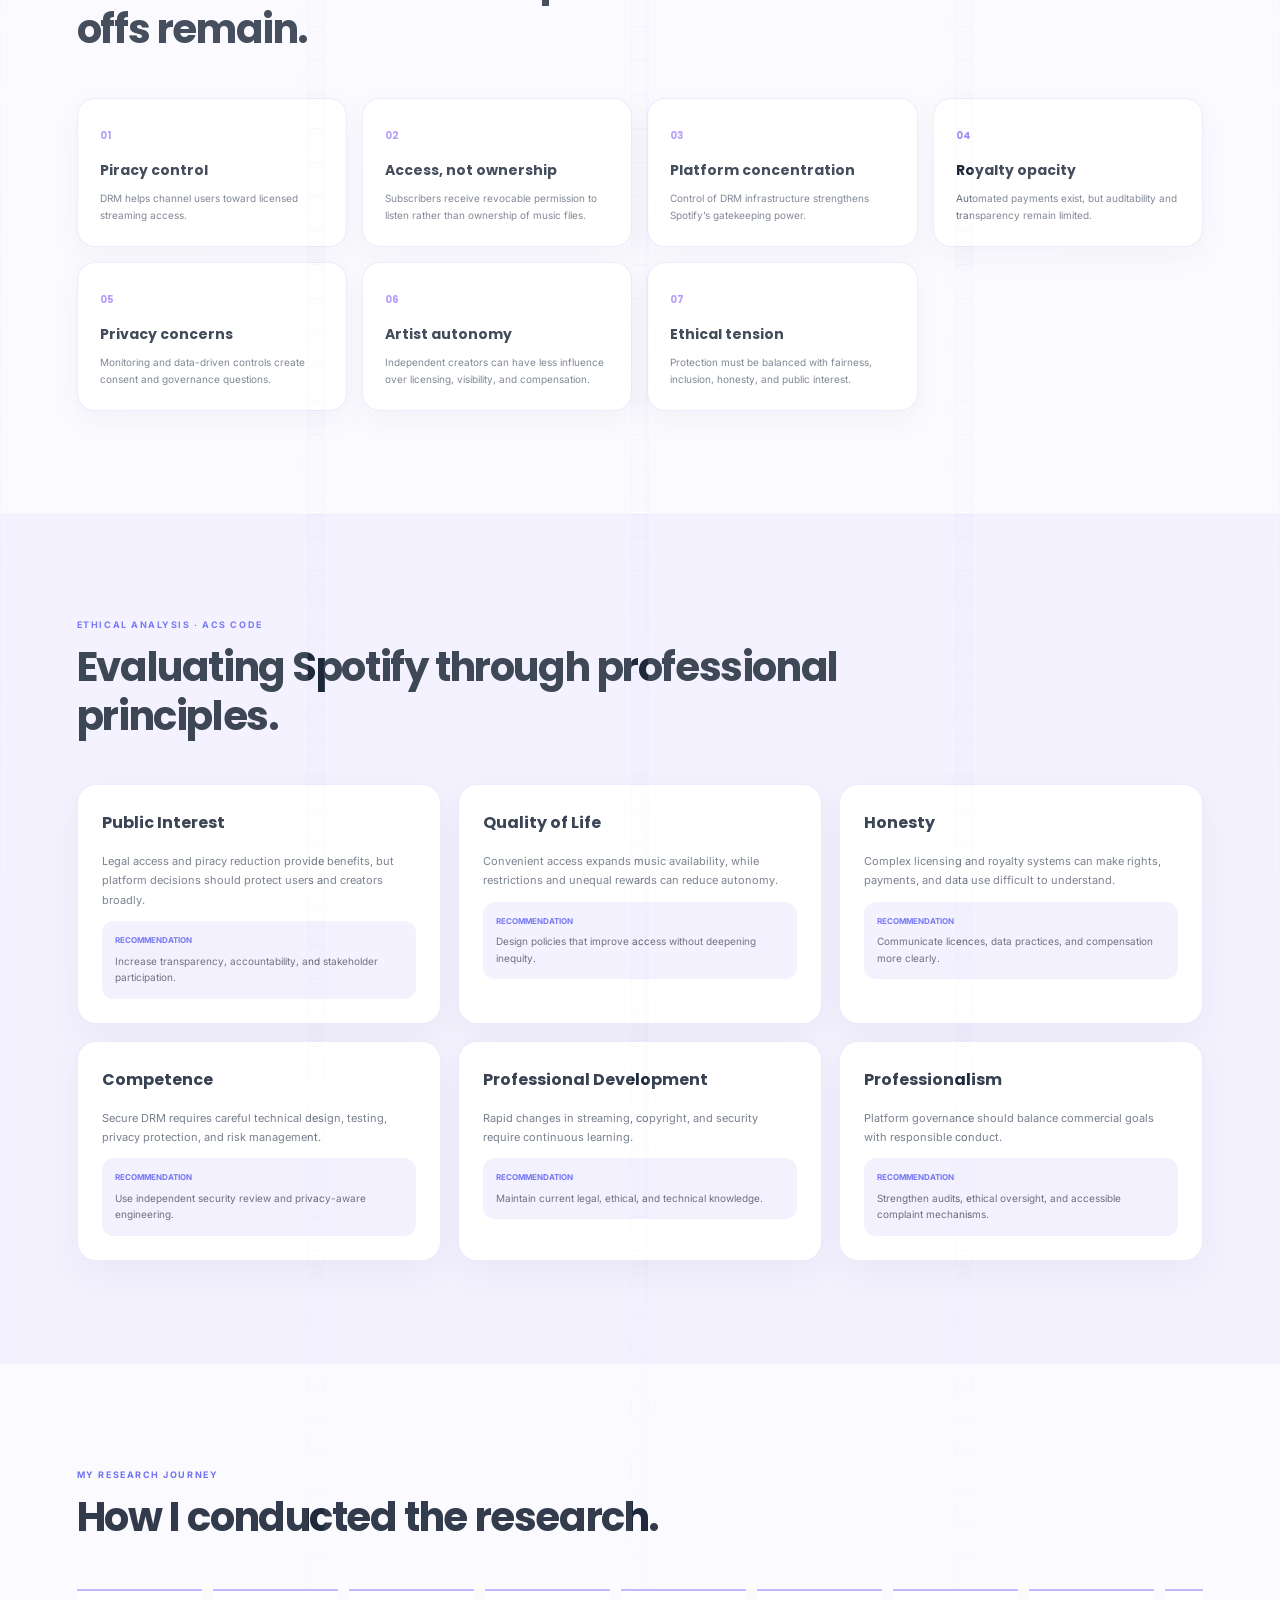
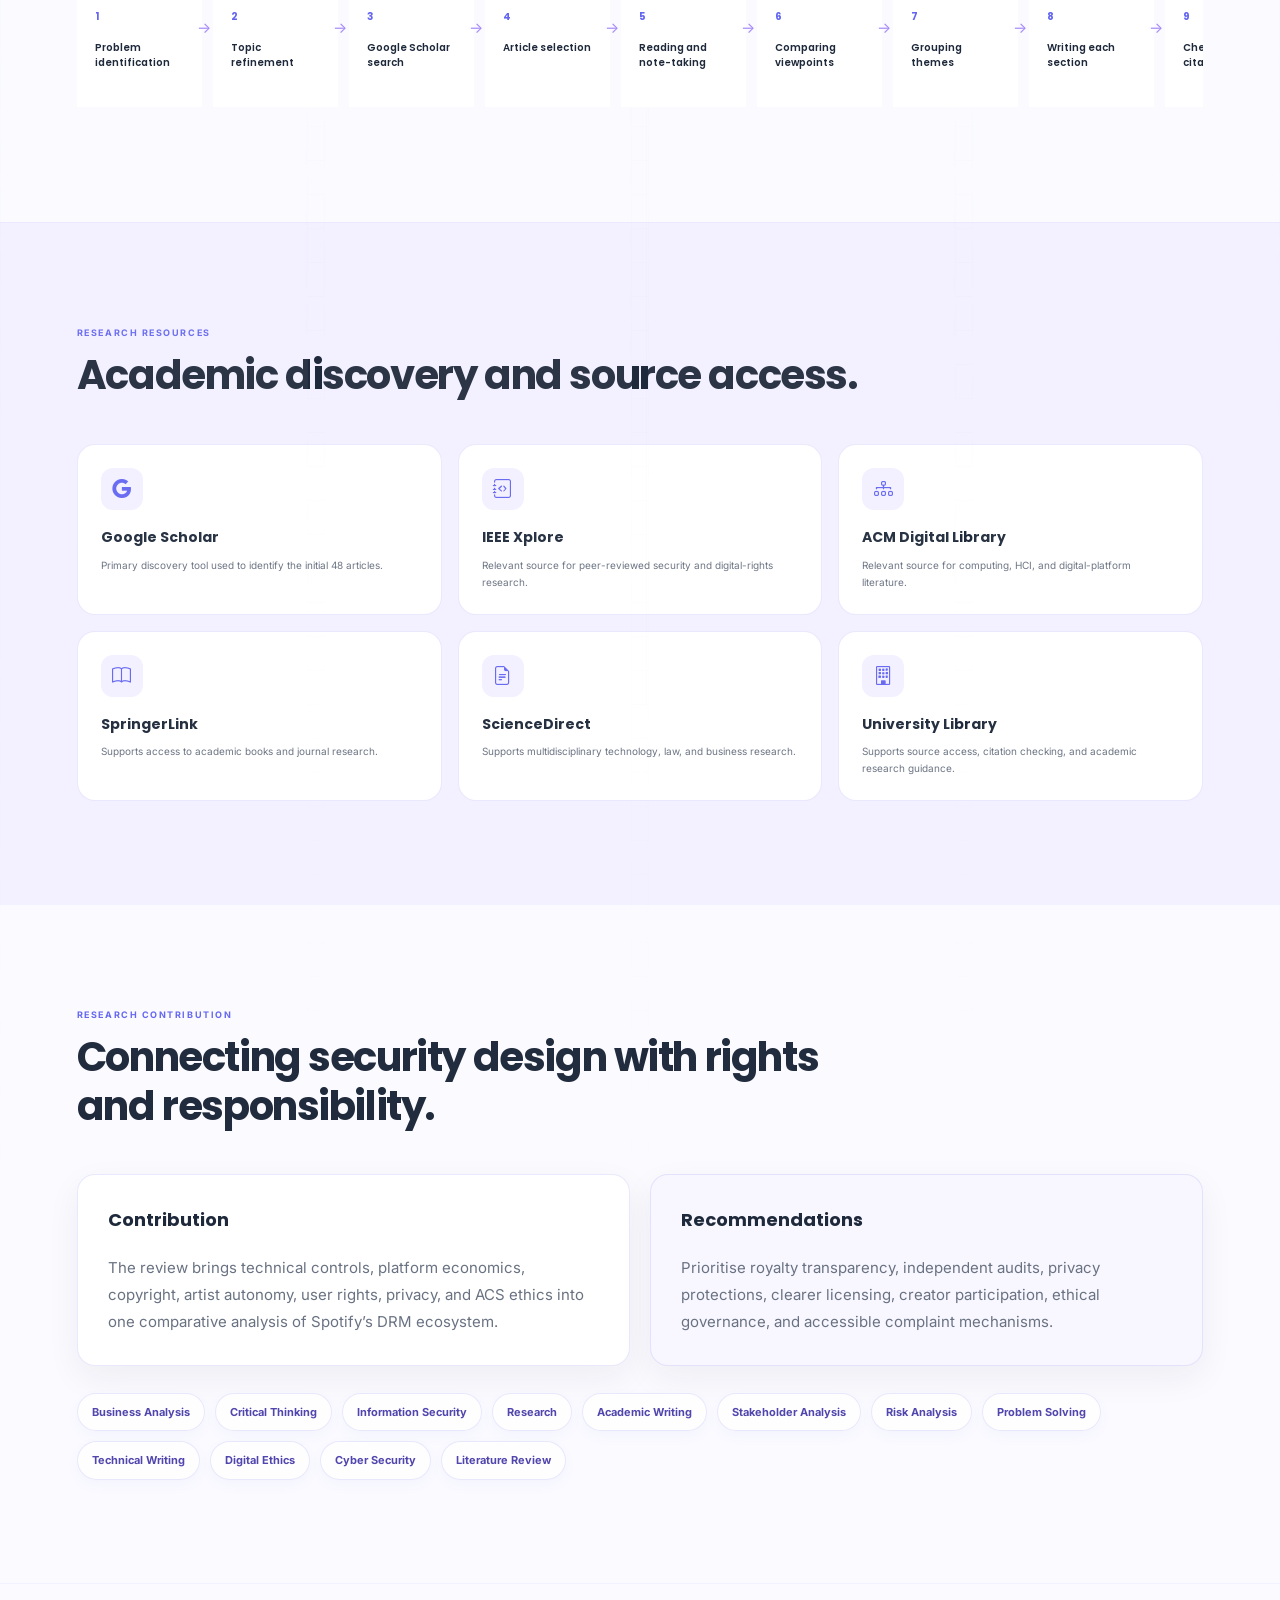
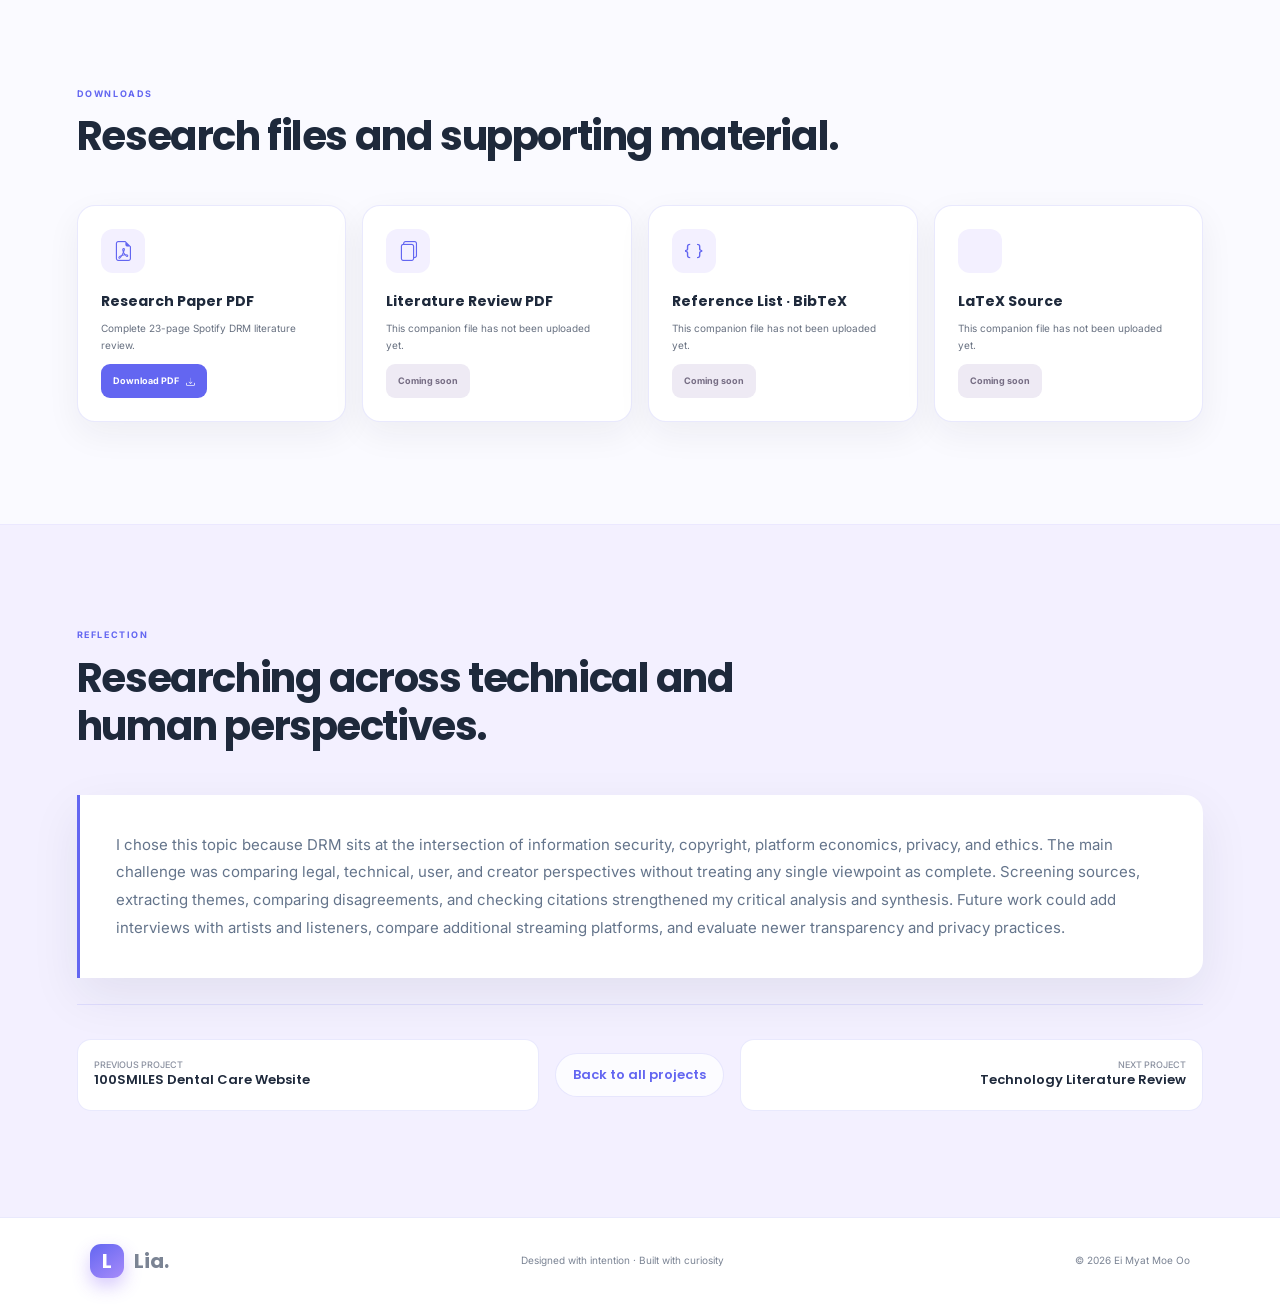
<file: e-security-research.html>
<!doctype html>
<html lang="en">
<head>
  <meta charset="utf-8">
  <meta name="viewport" content="width=device-width,initial-scale=1">
  <meta http-equiv="Cache-Control" content="no-cache, no-store, must-revalidate">
  <title>Spotify Digital Rights Management Research — Lia Portfolio</title>
  <meta name="description" content="A James Cook University information-security literature review examining Spotify DRM, copyright, privacy, artist rights, platform control, and ACS ethics.">
  <script>document.documentElement.classList.add('js');</script>
  <link href="assets/img/favicon.png" rel="icon">
  <link rel="preconnect" href="https://fonts.googleapis.com">
  <link rel="preconnect" href="https://fonts.gstatic.com" crossorigin>
  <link href="https://fonts.googleapis.com/css2?family=Inter:wght@400;500;600&family=Poppins:wght@600;700;800&display=swap" rel="stylesheet">
  <link href="assets/vendor/bootstrap-icons/bootstrap-icons.css" rel="stylesheet">
  <link href="assets/css/main.css" rel="stylesheet">
  <link href="assets/css/project-details.css" rel="stylesheet">
  <link href="assets/css/case-study-system.css" rel="stylesheet">
  <link href="assets/css/security-case.css?v=20260721" rel="stylesheet">
</head>
<body class="project-detail-page" data-project="e-security-research">
  <header class="site-header" id="header">
    <a class="brand" href="index.html#home" aria-label="Lia portfolio home"><span class="brand-mark">L</span><span>Lia.</span></a>
    <a class="detail-back" href="index.html#projects"><i class="bi bi-arrow-left"></i> Back to Projects</a>
    <nav id="nav" aria-label="Primary navigation">
      <a href="index.html#home">Home</a><a href="index.html#experience">Experience</a><a class="active" href="index.html#projects">Projects</a><a href="index.html#skills">Skills</a><a href="index.html#education">Education</a><a href="index.html#contact">Contact</a>
    </nav>
    <button class="menu-toggle" aria-label="Open menu" aria-expanded="false"><i class="bi bi-list"></i></button>
  </header>
  <main id="project-page" class="detail-main security-case">
    <article class="security-case-v2">
      <header class="security-hero" id="overview">
        <div class="detail-shell security-hero-grid">
          <div class="security-hero-copy detail-reveal">
            <p class="security-eyebrow">Information Security Research · Literature Review</p>
            <h1>Digital Rights Management in Music Streaming</h1>
            <p class="security-subtitle">The Case of Spotify</p>
            <p class="security-lead">A critical review of how DRM protects digital music while influencing ownership, privacy, artist autonomy, platform control and ethical governance.</p>
            <div class="security-badges" aria-label="Research topics"><span>Cybersecurity</span><span>DRM</span><span>Risk Analysis</span><span>Academic Research</span><span>ACS Ethics</span></div>
            <dl class="security-meta" aria-label="Project metadata"><div><dt>Institution</dt><dd>James Cook University</dd></div><div><dt>Course</dt><dd>Information Security</dd></div><div><dt>Completed</dt><dd>November 2025</dd></div></dl>
            <div class="security-actions"><button class="security-button primary" type="button" data-research-modal-open>View Full Report <i class="bi bi-arrow-right"></i></button><a class="security-button secondary" href="assets/docs/Exploring_Digital_Rights_Management_in_Music_Streaming_Platforms_The_Case_of_Spotify.pdf" target="_blank" rel="noopener noreferrer">Open PDF <i class="bi bi-box-arrow-up-right"></i></a><a class="security-text-link" href="assets/docs/Exploring_Digital_Rights_Management_in_Music_Streaming_Platforms_The_Case_of_Spotify.pdf" download>Download <i class="bi bi-download"></i></a></div>
          </div>
          <div class="security-hero-visual detail-reveal" aria-label="Abstract security visual representing protected music access">
            <span class="security-grid" aria-hidden="true"></span><span class="security-orbit one" aria-hidden="true"></span><span class="security-orbit two" aria-hidden="true"></span>
            <div class="security-shield"><i class="bi bi-shield-lock"></i><strong>DRM</strong><small>Protected access</small></div>
            <span class="security-node music"><i class="bi bi-music-note-beamed"></i> Music</span><span class="security-node access"><i class="bi bi-key"></i> Access</span><span class="security-node privacy"><i class="bi bi-fingerprint"></i> Privacy</span><span class="security-node ethics"><i class="bi bi-balance-scale"></i> Ethics</span>
          </div>
        </div>
      </header>

      <nav class="security-toc" aria-label="Research case study sections"><div class="detail-shell"><a class="active" href="#overview">Overview</a><a href="#summary">Summary</a><a href="#focus">Research Focus</a><a href="#process">Process</a><a href="#findings">Findings</a><a href="#recommendations">Recommendations</a><a href="#reflection">Reflection</a><a href="#report">Full Report</a></div></nav>

      <section class="security-section" id="summary" aria-labelledby="summary-title"><div class="detail-shell">
        <header class="security-heading detail-reveal"><span>Executive Summary</span><h2 id="summary-title">The research in four points.</h2></header>
        <div class="security-summary-grid">
          <article class="detail-reveal"><i class="bi bi-bullseye"></i><h3>Objective</h3><p>Examine how Spotify’s DRM changes access, ownership and power among users, artists, rights holders and the platform.</p></article>
          <article class="detail-reveal"><i class="bi bi-lightbulb"></i><h3>Key Outcome</h3><p>DRM supports licensed access and royalty tracking, but raises transparency, privacy, autonomy and governance concerns.</p></article>
          <article class="detail-reveal"><i class="bi bi-person-check"></i><h3>My Contribution</h3><p>Conducted the literature search, screened sources, compared evidence, synthesised themes and wrote the final review.</p></article>
          <article class="detail-reveal"><i class="bi bi-diagram-3"></i><h3>Methods &amp; Framework</h3><p>Google Scholar screening, critical literature synthesis, information-security analysis and ACS ethical evaluation.</p></article>
        </div>
      </div></section>

      <section class="security-section alt" aria-labelledby="snapshot-title"><div class="detail-shell">
        <header class="security-heading detail-reveal"><span>Project Snapshot</span><h2 id="snapshot-title">A verified research workflow.</h2></header>
        <dl class="security-snapshot">
          <div class="detail-reveal"><dt>Project type</dt><dd>Academic literature review</dd></div><div class="detail-reveal"><dt>Research topic</dt><dd>Spotify DRM</dd></div><div class="detail-reveal"><dt>Initial search</dt><dd>48 articles</dd></div><div class="detail-reveal"><dt>Shortlisted</dt><dd>17 papers</dd></div><div class="detail-reveal"><dt>Final synthesis</dt><dd>8 key papers</dd></div><div class="detail-reveal"><dt>Deliverable</dt><dd>23-page research paper</dd></div>
        </dl>
      </div></section>

      <section class="security-section" id="focus" aria-labelledby="focus-title"><div class="detail-shell">
        <header class="security-heading detail-reveal"><span>Research Focus</span><h2 id="focus-title">Security controls with human consequences.</h2><p>The review connected technical protection with the legal, commercial and ethical decisions surrounding digital music access.</p></header>
        <div class="security-focus-grid">
          <article class="detail-reveal"><i class="bi bi-shield-lock"></i><h3>Content Protection</h3><p>Encryption, authentication and access controls protect licensed music distribution.</p></article>
          <article class="detail-reveal"><i class="bi bi-key"></i><h3>Ownership &amp; Access</h3><p>Streaming replaces ownership with revocable, permission-based listening access.</p></article>
          <article class="detail-reveal"><i class="bi bi-c-circle"></i><h3>Copyright &amp; Licensing</h3><p>Technical controls reinforce contractual restrictions and global copyright frameworks.</p></article>
          <article class="detail-reveal"><i class="bi bi-fingerprint"></i><h3>Privacy</h3><p>Playback monitoring creates questions about consent, transparency and secondary data use.</p></article>
          <article class="detail-reveal"><i class="bi bi-person-workspace"></i><h3>Artist Rights</h3><p>Platform-controlled licensing and reporting affect autonomy, visibility and compensation.</p></article>
          <article class="detail-reveal"><i class="bi bi-balance-scale"></i><h3>Ethical Governance</h3><p>The ACS principles frame fairness, public interest, honesty and professional responsibility.</p></article>
        </div>
      </div></section>

      <section class="security-section alt" id="process" aria-labelledby="process-title"><div class="detail-shell">
        <header class="security-heading detail-reveal"><span>Research Process</span><h2 id="process-title">From broad search to focused recommendations.</h2></header>
        <ol class="security-process detail-reveal"><li><span>01</span><h3>Define Context</h3><p>Connected DRM with security, copyright and platform governance.</p></li><li><span>02</span><h3>Search Literature</h3><p>Identified 48 academic sources through Google Scholar.</p></li><li><span>03</span><h3>Screen Evidence</h3><p>Shortlisted 17 relevant papers and selected eight for analysis.</p></li><li><span>04</span><h3>Compare Themes</h3><p>Evaluated methods, arguments, evidence and limitations.</p></li><li><span>05</span><h3>Synthesise Findings</h3><p>Grouped insights across security, ownership, privacy and ethics.</p></li><li><span>06</span><h3>Recommend Reform</h3><p>Translated the synthesis into practical governance priorities.</p></li></ol>
      </div></section>

      <section class="security-section" id="findings" aria-labelledby="findings-title"><div class="detail-shell">
        <header class="security-heading detail-reveal"><span>Key Findings</span><h2 id="findings-title">Protection works, but trade-offs remain.</h2></header>
        <div class="security-findings-grid">
          <article class="detail-reveal" data-tone="positive"><span>Positive Effect</span><h3>Licensed access and piracy control</h3><p>DRM helps channel listeners toward protected streaming access and supports usage-based royalty tracking.</p><small>Impact: supports rights enforcement and digital distribution.</small></article>
          <article class="detail-reveal" data-tone="info"><span>Access Model</span><h3>Access replaces ownership</h3><p>Subscriptions provide limited, revocable permission rather than transferable ownership of music files.</p><small>Impact: users remain dependent on accounts, devices and licences.</small></article>
          <article class="detail-reveal" data-tone="warning"><span>Governance Concern</span><h3>Platform power is concentrated</h3><p>Control of DRM infrastructure strengthens Spotify’s influence over access, distribution and commercial participation.</p><small>Response: clearer governance and wider stakeholder participation.</small></article>
          <article class="detail-reveal" data-tone="warning"><span>Transparency Concern</span><h3>Royalty systems remain difficult to audit</h3><p>Automated tracking supports payment, while opaque calculations can weaken artist trust.</p><small>Response: transparent reporting and independent audits.</small></article>
          <article class="detail-reveal" data-tone="risk"><span>Privacy Concern</span><h3>Playback monitoring needs oversight</h3><p>Usage data supports licensing and anti-fraud controls but also raises consent and behavioural-marketing concerns.</p><small>Response: data minimisation and clearer privacy controls.</small></article>
          <article class="detail-reveal" data-tone="risk"><span>Creator Concern</span><h3>Independent artists face unequal power</h3><p>Standardised contracts and platform dependence can limit negotiation, autonomy and visibility.</p><small>Response: equitable participation and accessible dispute mechanisms.</small></article>
        </div>
      </div></section>

      <section class="security-section alt" id="details" aria-labelledby="details-title"><div class="detail-shell security-reading-column">
        <header class="security-heading detail-reveal"><span>Supporting Research</span><h2 id="details-title">Explore the academic detail.</h2><p>The essential case-study story remains visible above; the extended evidence is available here and in the complete paper.</p></header>
        <div class="security-accordions">
          <details class="detail-reveal"><summary>View Detailed Methodology <i class="bi bi-plus-lg"></i></summary><div><p>The review began with 48 Google Scholar results. Seventeen papers were shortlisted for relevance to legal, economic, ethical and structural DRM issues; eight were selected for focused comparison.</p><ul><li>Compared research focus, methods, arguments and limitations</li><li>Organised evidence around access, licensing, security, artists, users and ethics</li><li>Reviewed structure, citations and evidence-to-conclusion alignment</li></ul></div></details>
          <details class="detail-reveal"><summary>Explore Security and Technical Context <i class="bi bi-plus-lg"></i></summary><div><p>DRM combines encryption, authentication, licensing and access control to restrict playback to authorised users, devices, subscriptions and regions.</p><ul><li>Controls copying, transfer and unauthorised distribution</li><li>Supports protected online and offline playback</li><li>Introduces circumvention, implementation and governance risks</li></ul></div></details>
          <details class="detail-reveal"><summary>Read Extended Findings <i class="bi bi-plus-lg"></i></summary><div><ul><li>Copyright owners retain legal rights while platforms exercise practical control through infrastructure and contracts.</li><li>Offline downloads remain encrypted and tied to subscription status.</li><li>Low-connectivity users can be disproportionately affected by recurring verification requirements.</li><li>International laws reinforce DRM protections while creating debate around fair use and research.</li></ul></div></details>
          <details class="detail-reveal"><summary>View Core References <i class="bi bi-plus-lg"></i></summary><div><p>The final synthesis used eight papers by Beekhuyzen; Matin; Rafi, Shepherd and Markantonakis; Scharf; Srivastava; Subramanya and Yi; Zhang and Lou; and Zhao, Qi and Ma. Full publication details appear in the research paper.</p></div></details>
        </div>
      </div></section>

      <section class="security-section" id="recommendations" aria-labelledby="recommendations-title"><div class="detail-shell">
        <header class="security-heading detail-reveal"><span>Recommendations</span><h2 id="recommendations-title">Priorities supported by the review.</h2></header>
        <div class="security-recommendations">
          <article class="detail-reveal"><span>01</span><i class="bi bi-receipt"></i><h3>Clarify royalties and contracts</h3><p>Improve the visibility of calculations, contractual terms and data used in compensation.</p></article>
          <article class="detail-reveal"><span>02</span><i class="bi bi-clipboard-check"></i><h3>Enable independent auditing</h3><p>Review DRM-linked reporting and algorithms for accuracy, fairness and accountability.</p></article>
          <article class="detail-reveal"><span>03</span><i class="bi bi-shield-check"></i><h3>Strengthen privacy protection</h3><p>Use transparent, proportionate data practices with meaningful user control.</p></article>
          <article class="detail-reveal"><span>04</span><i class="bi bi-universal-access"></i><h3>Expand access and fair use</h3><p>Consider accessibility, education and users with limited connectivity in future DRM design.</p></article>
          <article class="detail-reveal"><span>05</span><i class="bi bi-people"></i><h3>Support creator participation</h3><p>Include independent artists in governance and provide accessible complaint pathways.</p></article>
        </div>
      </div></section>

      <section class="security-section alt" id="reflection" aria-labelledby="reflection-title"><div class="detail-shell">
        <header class="security-heading detail-reveal"><span>Reflection &amp; Skills</span><h2 id="reflection-title">Connecting technical protection with human impact.</h2></header>
        <div class="security-reflection-grid"><article class="detail-reveal"><h3>What I learned</h3><p>Information-security controls cannot be evaluated separately from ownership, privacy, fairness and platform governance.</p></article><article class="detail-reveal"><h3>What challenged me</h3><p>The research required comparing legal, technical, creator and user perspectives without treating one viewpoint as complete.</p></article><article class="detail-reveal"><h3>What I would explore next</h3><p>Future research could add artist and listener interviews, platform comparisons and newer privacy and transparency practices.</p></article></div>
        <div class="security-skill-tags detail-reveal" aria-label="Skills demonstrated"><span>Literature Review</span><span>Critical Analysis</span><span>Information Security</span><span>Risk Evaluation</span><span>Academic Writing</span><span>Technical Communication</span><span>Digital Ethics</span><span>Recommendation Development</span></div>
      </div></section>

      <section class="security-section security-report" id="report" aria-labelledby="report-title"><div class="detail-shell">
        <article class="security-report-card detail-reveal"><figure><img src="assets/img/projects/e-security/spotify-drm-paper.webp" width="989" height="1400" alt="First page of the Spotify Digital Rights Management literature review." loading="lazy"></figure><div><span>Full Academic Research</span><h2 id="report-title">Read the complete 23-page literature review.</h2><p>Open the full paper for the complete methodology, article analysis, technical discussion, ACS ethical evaluation, findings, recommendations and references.</p><div class="security-actions"><button class="security-button primary" type="button" data-research-modal-open>View Full Report <i class="bi bi-arrow-right"></i></button><a class="security-button secondary" href="assets/docs/Exploring_Digital_Rights_Management_in_Music_Streaming_Platforms_The_Case_of_Spotify.pdf" target="_blank" rel="noopener noreferrer">Open PDF <i class="bi bi-box-arrow-up-right"></i></a><a class="security-text-link" href="assets/docs/Exploring_Digital_Rights_Management_in_Music_Streaming_Platforms_The_Case_of_Spotify.pdf" download>Download Research Paper <i class="bi bi-download"></i></a></div></div></article>
        <nav class="project-pagination" aria-label="Project navigation"><a href="web-development.html"><small>Previous project</small>100SMILES Dental Care Website</a><a class="all-projects" href="index.html#projects">Back to all projects</a><a href="technology-literature-review.html"><small>Next project</small>Technology Literature Review</a></nav>
      </div></section>

      <dialog id="research-pdf-modal" class="research-pdf-modal" aria-labelledby="research-pdf-modal-title"><div class="research-modal-shell"><header class="research-modal-header"><div><span>Research paper</span><h2 id="research-pdf-modal-title">Spotify DRM Literature Review</h2></div><nav aria-label="Research paper actions"><a href="assets/docs/Exploring_Digital_Rights_Management_in_Music_Streaming_Platforms_The_Case_of_Spotify.pdf" target="_blank" rel="noopener noreferrer"><i class="bi bi-box-arrow-up-right"></i><span>Open in new tab</span></a><a href="assets/docs/Exploring_Digital_Rights_Management_in_Music_Streaming_Platforms_The_Case_of_Spotify.pdf" download><i class="bi bi-download"></i><span>Download</span></a><button type="button" data-research-modal-close aria-label="Close research paper preview"><i class="bi bi-x-lg"></i></button></nav></header><iframe data-modal-research-pdf data-src="assets/docs/Exploring_Digital_Rights_Management_in_Music_Streaming_Platforms_The_Case_of_Spotify.pdf#view=FitH" src="about:blank" title="Exploring Digital Rights Management in Music Streaming Platforms research paper"></iframe></div></dialog>
      <noscript><p class="security-noscript">Interactive previews require JavaScript. The research summary and direct PDF links remain fully available.</p></noscript>
    </article>
  </main>
  <footer class="detail-footer"><a class="brand" href="index.html#home"><span class="brand-mark">L</span><span>Lia.</span></a><p>Designed with intention · Built with curiosity</p><span>© <span data-year></span> Ei Myat Moe Oo</span></footer>
  <button class="to-top" aria-label="Back to top"><i class="bi bi-arrow-up"></i></button>
  <script src="assets/js/project-details.js?v=20260721"></script>
  <script src="assets/js/case-study-system.js"></script>
</body>
</html>
</file>
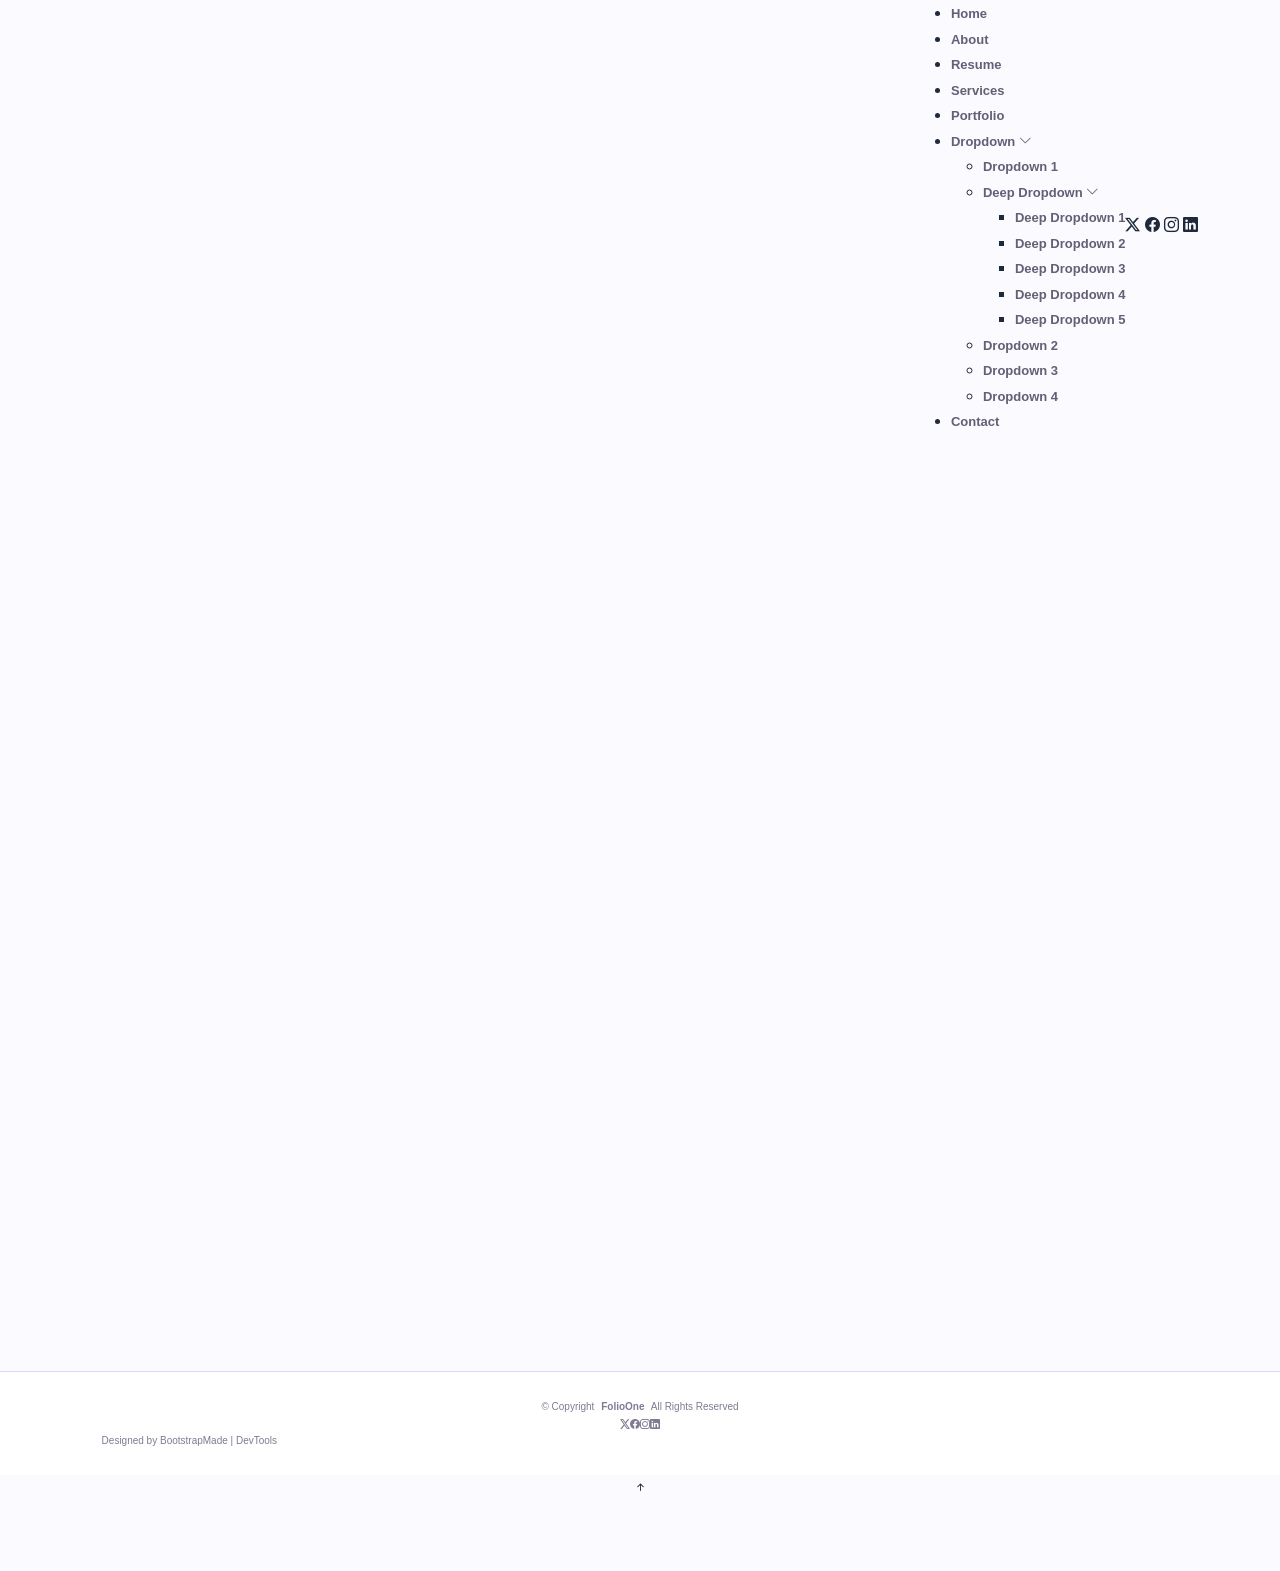
<file: portfolio-details.html>
<!DOCTYPE html>
<html lang="en">

<head>
  <meta charset="utf-8">
  <meta content="width=device-width, initial-scale=1.0" name="viewport">
  <title>Portfolio Details - FolioOne Bootstrap Template</title>
  <meta name="description" content="">
  <meta name="keywords" content="">

  <!-- Favicons -->
  <link href="assets/img/favicon.png" rel="icon">
  <link href="assets/img/apple-touch-icon.png" rel="apple-touch-icon">

  <!-- Fonts -->
  <link href="https://fonts.googleapis.com" rel="preconnect">
  <link href="https://fonts.gstatic.com" rel="preconnect" crossorigin>
  <link href="https://fonts.googleapis.com/css2?family=Roboto:ital,wght@0,100;0,300;0,400;0,500;0,700;0,900;1,100;1,300;1,400;1,500;1,700;1,900&family=Poppins:ital,wght@0,100;0,200;0,300;0,400;0,500;0,600;0,700;0,800;0,900;1,100;1,200;1,300;1,400;1,500;1,600;1,700;1,800;1,900&family=Raleway:ital,wght@0,100;0,200;0,300;0,400;0,500;0,600;0,700;0,800;0,900;1,100;1,200;1,300;1,400;1,500;1,600;1,700;1,800;1,900&display=swap" rel="stylesheet">

  <!-- Vendor CSS Files -->
  <link href="assets/vendor/bootstrap/css/bootstrap.min.css" rel="stylesheet">
  <link href="assets/vendor/bootstrap-icons/bootstrap-icons.css" rel="stylesheet">
  <link href="assets/vendor/aos/aos.css" rel="stylesheet">
  <link href="assets/vendor/swiper/swiper-bundle.min.css" rel="stylesheet">
  <link href="assets/vendor/glightbox/css/glightbox.min.css" rel="stylesheet">

  <!-- Main CSS File -->
  <link href="assets/css/main.css" rel="stylesheet">

  <!-- =======================================================
  * Template Name: FolioOne
  * Template URL: https://bootstrapmade.com/folioone-bootstrap-portfolio-website-template/
  * Updated: Aug 23 2025 with Bootstrap v5.3.7
  * Author: BootstrapMade.com
  * License: https://bootstrapmade.com/license/
  ======================================================== -->
</head>

<body class="portfolio-details-page">

  <header id="header" class="header d-flex align-items-center light-background sticky-top">
    <div class="container position-relative d-flex align-items-center justify-content-between">

      <!-- <a href="index.html" class="logo d-flex align-items-center me-auto me-xl-0">
      <img src="assets/img/logo.webp" alt="">
      <h1 class="sitename">FolioOne</h1> 
    </a> -->

      <nav id="navmenu" class="navmenu">
        <ul>
          <li><a href="index.html">Home</a></li>
          <li><a href="about.html">About</a></li>
          <li><a href="resume.html">Resume</a></li>
          <li><a href="services.html">Services</a></li>
          <li><a href="portfolio.html">Portfolio</a></li>
          <li class="dropdown"><a href="#"><span>Dropdown</span> <i class="bi bi-chevron-down toggle-dropdown"></i></a>
            <ul>
              <li><a href="#">Dropdown 1</a></li>
              <li class="dropdown"><a href="#"><span>Deep Dropdown</span> <i class="bi bi-chevron-down toggle-dropdown"></i></a>
                <ul>
                  <li><a href="#">Deep Dropdown 1</a></li>
                  <li><a href="#">Deep Dropdown 2</a></li>
                  <li><a href="#">Deep Dropdown 3</a></li>
                  <li><a href="#">Deep Dropdown 4</a></li>
                  <li><a href="#">Deep Dropdown 5</a></li>
                </ul>
              </li>
              <li><a href="#">Dropdown 2</a></li>
              <li><a href="#">Dropdown 3</a></li>
              <li><a href="#">Dropdown 4</a></li>
            </ul>
          </li>
          <li><a href="contact.html">Contact</a></li>
        </ul>
        <i class="mobile-nav-toggle d-xl-none bi bi-list"></i>
      </nav>

      <div class="header-social-links">
        <a href="#" class="twitter"><i class="bi bi-twitter-x"></i></a>
        <a href="#" class="facebook"><i class="bi bi-facebook"></i></a>
        <a href="#" class="instagram"><i class="bi bi-instagram"></i></a>
        <a href="#" class="linkedin"><i class="bi bi-linkedin"></i></a>
      </div>

    </div>
  </header>

  <main class="main">

    <!-- Portfolio Details Section -->
    <section id="portfolio-details" class="portfolio-details section">

      <!-- Section Title -->
      <div class="container section-title" data-aos="fade-up">
        <h2>Portfolio Details</h2>
        <p>Necessitatibus eius consequatur ex aliquid fuga eum quidem sint consectetur velit. Sed ut perspiciatis unde omnis iste natus error sit voluptatem accusantium doloremque laudantium totam rem aperiam</p>
      </div><!-- End Section Title -->

      <div class="container" data-aos="fade-up" data-aos-delay="100">

        <div class="row gy-4">
          <div class="col-lg-6" data-aos="fade-right">
            <div class="portfolio-details-media">
              <div class="main-image">
                <div class="portfolio-details-slider swiper init-swiper" data-aos="zoom-in">
                  <script type="application/json" class="swiper-config">
                    {
                      "loop": true,
                      "speed": 1000,
                      "autoplay": {
                        "delay": 6000
                      },
                      "effect": "creative",
                      "creativeEffect": {
                        "prev": {
                          "shadow": true,
                          "translate": [0, 0, -400]
                        },
                        "next": {
                          "translate": ["100%", 0, 0]
                        }
                      },
                      "slidesPerView": 1,
                      "navigation": {
                        "nextEl": ".swiper-button-next",
                        "prevEl": ".swiper-button-prev"
                      }
                    }
                  </script>
                  <div class="swiper-wrapper">
                    <div class="swiper-slide">
                      <img src="assets/img/portfolio/portfolio-5.webp" alt="Portfolio Image" class="img-fluid">
                    </div>
                    <div class="swiper-slide">
                      <img src="assets/img/portfolio/portfolio-7.webp" alt="Portfolio Image" class="img-fluid">
                    </div>
                    <div class="swiper-slide">
                      <img src="assets/img/portfolio/portfolio-8.webp" alt="Portfolio Image" class="img-fluid">
                    </div>
                  </div>
                  <div class="swiper-button-prev"></div>
                  <div class="swiper-button-next"></div>
                </div>
              </div>

              <div class="thumbnail-grid" data-aos="fade-up" data-aos-delay="200">
                <div class="row g-2 mt-3">
                  <div class="col-3">
                    <img src="assets/img/portfolio/portfolio-4.webp" alt="Gallery Image" class="img-fluid glightbox">
                  </div>
                  <div class="col-3">
                    <img src="assets/img/portfolio/portfolio-6.webp" alt="Gallery Image" class="img-fluid glightbox">
                  </div>
                  <div class="col-3">
                    <img src="assets/img/portfolio/portfolio-11.webp" alt="Gallery Image" class="img-fluid glightbox">
                  </div>
                  <div class="col-3">
                    <img src="assets/img/portfolio/portfolio-12.webp" alt="Gallery Image" class="img-fluid glightbox">
                  </div>
                </div>
              </div>

              <div class="tech-stack-badges" data-aos="fade-up" data-aos-delay="300">
                <span>Angular</span>
                <span>Express.js</span>
                <span>PostgreSQL</span>
                <span>GraphQL</span>
                <span>Firebase</span>
              </div>
            </div>
          </div>

          <div class="col-lg-6" data-aos="fade-left">
            <div class="portfolio-details-content">
              <div class="project-meta">
                <div class="badge-wrapper">
                  <span class="project-badge">UX/UI Design</span>
                </div>
                <div class="date-client">
                  <div class="meta-item">
                    <i class="bi bi-calendar-check"></i>
                    <span>September 2024</span>
                  </div>
                  <div class="meta-item">
                    <i class="bi bi-buildings"></i>
                    <span>DigitalCraft Solutions</span>
                  </div>
                </div>
              </div>

              <h2 class="project-title">Innovative Financial Dashboard App</h2>

              <div class="project-website">
                <i class="bi bi-link-45deg"></i>
                <a href="#" target="_blank">projectwebsite.example.com</a>
              </div>

              <div class="project-overview">
                <p class="lead">
                  Lorem ipsum dolor sit amet, consectetur adipiscing elit. Maecenas varius tortor nibh, sit amet tempor nibh finibus et. Aenean eu enim justo. Vestibulum aliquam hendrerit molestie.
                </p>

                <div class="accordion project-accordion" id="portfolio-details-projectAccordion">
                  <div class="accordion-item" data-aos="fade-up">
                    <h2 class="accordion-header">
                      <button class="accordion-button" type="button" data-bs-toggle="collapse" data-bs-target="#portfolio-details-collapse-1" aria-expanded="true" aria-controls="collapseOne">
                        <i class="bi bi-clipboard-data me-2"></i> Project Overview
                      </button>
                    </h2>
                    <div id="portfolio-details-collapse-1" class="accordion-collapse collapse show" data-bs-parent="#portfolio-details-projectAccordion">
                      <div class="accordion-body">
                        <p>Cras ultricies ligula sed magna dictum porta. Nulla quis lorem ut libero malesuada feugiat. Curabitur non nulla sit amet nisl tempus convallis quis ac lectus. Pellentesque in ipsum id orci porta dapibus. Vestibulum ac diam sit amet quam vehicula elementum sed sit amet dui.</p>
                      </div>
                    </div>
                  </div>

                  <div class="accordion-item" data-aos="fade-up" data-aos-delay="100">
                    <h2 class="accordion-header">
                      <button class="accordion-button collapsed" type="button" data-bs-toggle="collapse" data-bs-target="#portfolio-details-collapse-2" aria-expanded="false" aria-controls="collapseTwo">
                        <i class="bi bi-exclamation-diamond me-2"></i> The Challenge
                      </button>
                    </h2>
                    <div id="portfolio-details-collapse-2" class="accordion-collapse collapse" data-bs-parent="#portfolio-details-projectAccordion">
                      <div class="accordion-body">
                        <p>Mauris blandit aliquet elit, eget tincidunt nibh pulvinar a. Vivamus suscipit tortor eget felis porttitor volutpat. Curabitur aliquet quam id dui posuere blandit. Praesent sapien massa, convallis a pellentesque nec, egestas non nisi. Sed porttitor lectus nibh.</p>
                      </div>
                    </div>
                  </div>

                  <div class="accordion-item" data-aos="fade-up" data-aos-delay="200">
                    <h2 class="accordion-header">
                      <button class="accordion-button collapsed" type="button" data-bs-toggle="collapse" data-bs-target="#portfolio-details-collapse-3" aria-expanded="false" aria-controls="collapseThree">
                        <i class="bi bi-award me-2"></i> The Solution
                      </button>
                    </h2>
                    <div id="portfolio-details-collapse-3" class="accordion-collapse collapse" data-bs-parent="#portfolio-details-projectAccordion">
                      <div class="accordion-body">
                        <p>Donec sollicitudin molestie malesuada. Curabitur arcu erat, accumsan id imperdiet et, porttitor at sem. Vestibulum ante ipsum primis in faucibus orci luctus et ultrices posuere cubilia Curae; Donec velit neque, auctor sit amet aliquam vel, ullamcorper sit amet ligula.</p>
                      </div>
                    </div>
                  </div>
                </div>
              </div>

              <div class="project-features" data-aos="fade-up" data-aos-delay="300">
                <h3><i class="bi bi-stars"></i> Key Features</h3>
                <div class="row g-3">
                  <div class="col-md-6">
                    <ul class="feature-list">
                      <li><i class="bi bi-check2-circle"></i> Real-time Data Visualization</li>
                      <li><i class="bi bi-check2-circle"></i> User Role Management</li>
                      <li><i class="bi bi-check2-circle"></i> Secure Authentication</li>
                    </ul>
                  </div>
                  <div class="col-md-6">
                    <ul class="feature-list">
                      <li><i class="bi bi-check2-circle"></i> Customizable Dashboards</li>
                      <li><i class="bi bi-check2-circle"></i> Data Export Options</li>
                      <li><i class="bi bi-check2-circle"></i> Multi-device Support</li>
                    </ul>
                  </div>
                </div>
              </div>

              <div class="cta-buttons" data-aos="fade-up" data-aos-delay="400">
                <a href="#" class="btn-view-project">View Live Project</a>
                <a href="#" class="btn-next-project">Next Project <i class="bi bi-arrow-right"></i></a>
              </div>
            </div>
          </div>
        </div>

      </div>

    </section><!-- /Portfolio Details Section -->

  </main>

  <footer id="footer" class="footer">

    <div class="container">
      <div class="copyright text-center ">
        <p>© <span>Copyright</span> <strong class="px-1 sitename">FolioOne</strong> <span>All Rights Reserved<br></span></p>
      </div>
      <div class="social-links d-flex justify-content-center">
        <a href=""><i class="bi bi-twitter-x"></i></a>
        <a href=""><i class="bi bi-facebook"></i></a>
        <a href=""><i class="bi bi-instagram"></i></a>
        <a href=""><i class="bi bi-linkedin"></i></a>
      </div>
      <div class="credits">
        <!-- All the links in the footer should remain intact. -->
        <!-- You can delete the links only if you've purchased the pro version. -->
        <!-- Licensing information: https://bootstrapmade.com/license/ -->
        <!-- Purchase the pro version with working PHP/AJAX contact form: [buy-url] -->
        Designed by <a href="https://bootstrapmade.com/">BootstrapMade</a> | <a href="https://bootstrapmade.com/tools/">DevTools</a>
      </div>
    </div>

  </footer>

  <!-- Scroll Top -->
  <a href="#" id="scroll-top" class="scroll-top d-flex align-items-center justify-content-center"><i class="bi bi-arrow-up-short"></i></a>

  <!-- Preloader -->
  <div id="preloader"></div>

  <!-- Vendor JS Files -->
  <script src="assets/vendor/bootstrap/js/bootstrap.bundle.min.js"></script>
  <script src="assets/vendor/php-email-form/validate.js"></script>
  <script src="assets/vendor/aos/aos.js"></script>
  <script src="assets/vendor/typed.js/typed.umd.js"></script>
  <script src="assets/vendor/waypoints/noframework.waypoints.js"></script>
  <script src="assets/vendor/purecounter/purecounter_vanilla.js"></script>
  <script src="assets/vendor/swiper/swiper-bundle.min.js"></script>
  <script src="assets/vendor/imagesloaded/imagesloaded.pkgd.min.js"></script>
  <script src="assets/vendor/isotope-layout/isotope.pkgd.min.js"></script>
  <script src="assets/vendor/glightbox/js/glightbox.min.js"></script>

  <!-- Main JS File -->
  <script src="assets/js/main.js"></script>

</body>

</html>
</file>
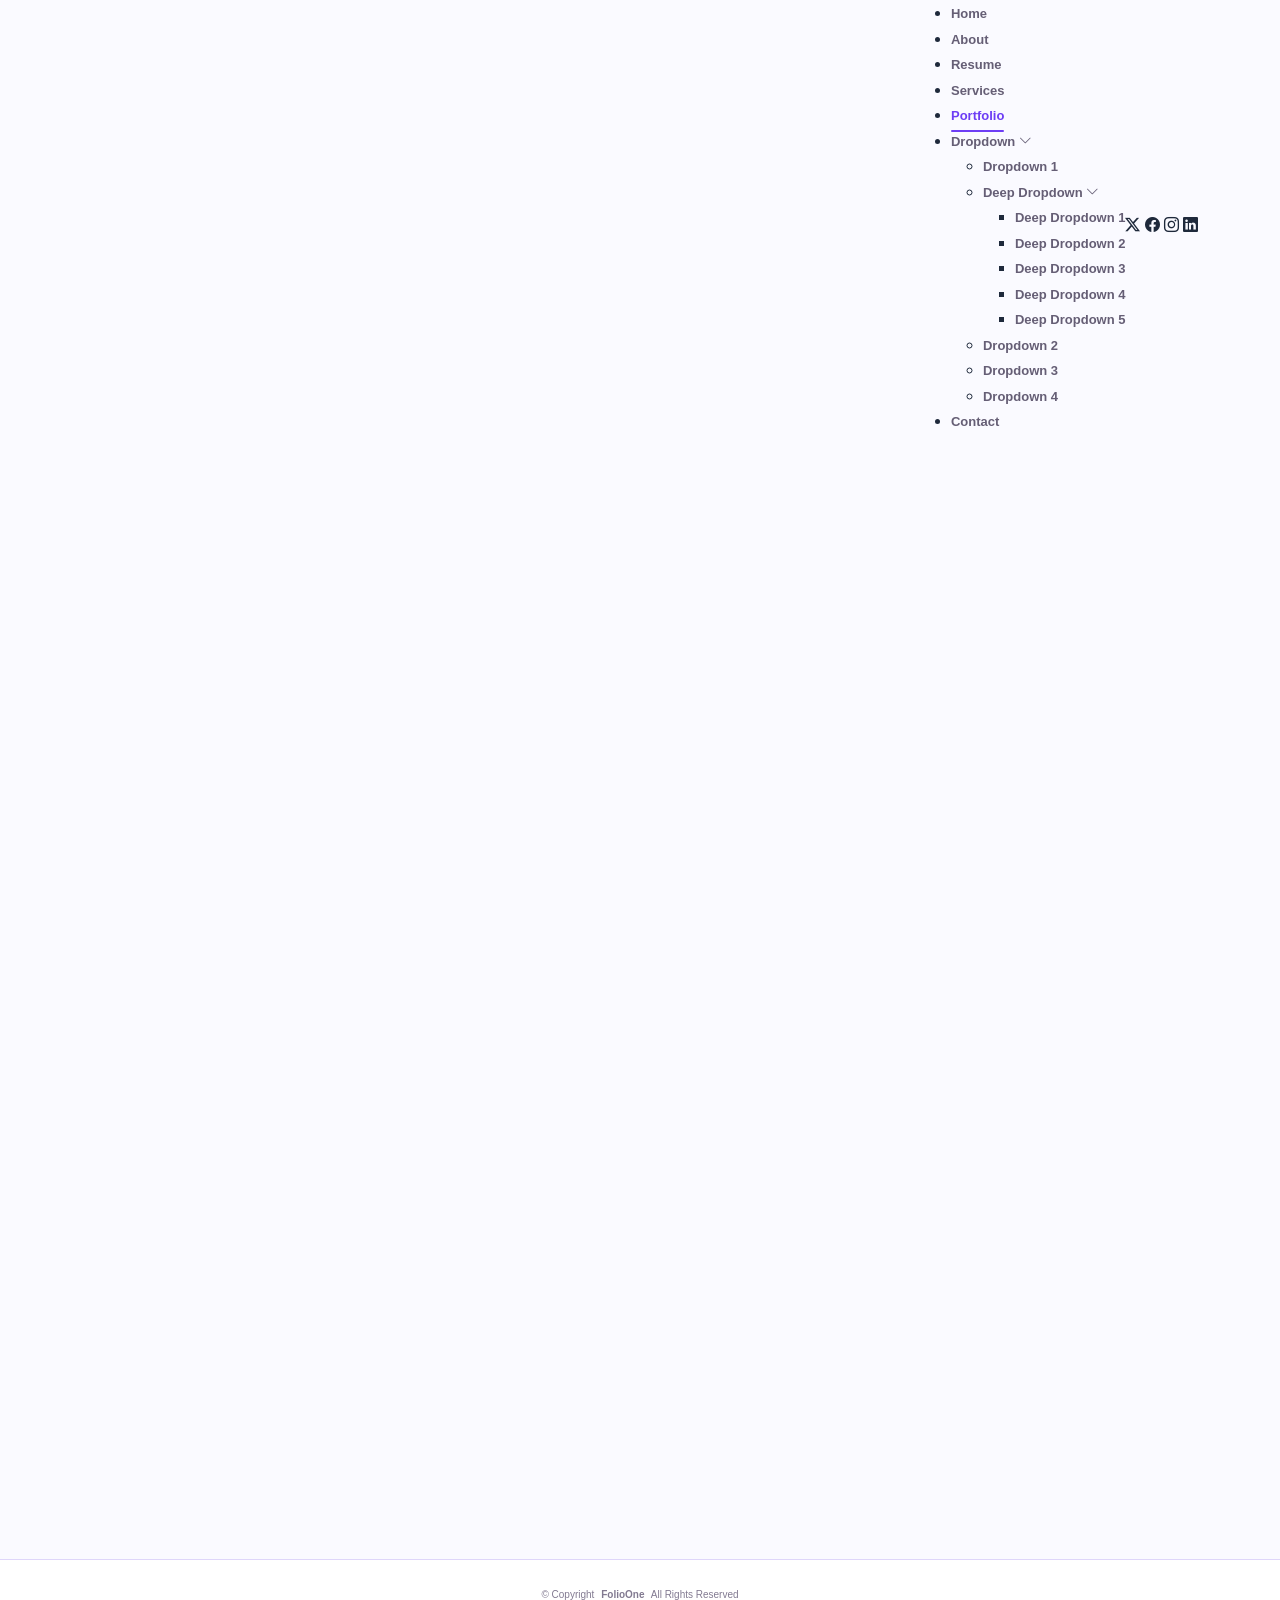
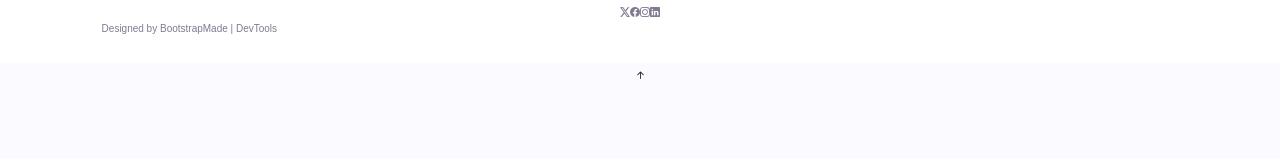
<file: portfolio.html>
<!DOCTYPE html>
<html lang="en">

<head>
  <meta charset="utf-8">
  <meta content="width=device-width, initial-scale=1.0" name="viewport">
  <title>Portfolio - FolioOne Bootstrap Template</title>
  <meta name="description" content="">
  <meta name="keywords" content="">

  <!-- Favicons -->
  <link href="assets/img/favicon.png" rel="icon">
  <link href="assets/img/apple-touch-icon.png" rel="apple-touch-icon">

  <!-- Fonts -->
  <link href="https://fonts.googleapis.com" rel="preconnect">
  <link href="https://fonts.gstatic.com" rel="preconnect" crossorigin>
  <link href="https://fonts.googleapis.com/css2?family=Roboto:ital,wght@0,100;0,300;0,400;0,500;0,700;0,900;1,100;1,300;1,400;1,500;1,700;1,900&family=Poppins:ital,wght@0,100;0,200;0,300;0,400;0,500;0,600;0,700;0,800;0,900;1,100;1,200;1,300;1,400;1,500;1,600;1,700;1,800;1,900&family=Raleway:ital,wght@0,100;0,200;0,300;0,400;0,500;0,600;0,700;0,800;0,900;1,100;1,200;1,300;1,400;1,500;1,600;1,700;1,800;1,900&display=swap" rel="stylesheet">

  <!-- Vendor CSS Files -->
  <link href="assets/vendor/bootstrap/css/bootstrap.min.css" rel="stylesheet">
  <link href="assets/vendor/bootstrap-icons/bootstrap-icons.css" rel="stylesheet">
  <link href="assets/vendor/aos/aos.css" rel="stylesheet">
  <link href="assets/vendor/swiper/swiper-bundle.min.css" rel="stylesheet">
  <link href="assets/vendor/glightbox/css/glightbox.min.css" rel="stylesheet">

  <!-- Main CSS File -->
  <link href="assets/css/main.css" rel="stylesheet">

  <!-- =======================================================
  * Template Name: FolioOne
  * Template URL: https://bootstrapmade.com/folioone-bootstrap-portfolio-website-template/
  * Updated: Aug 23 2025 with Bootstrap v5.3.7
  * Author: BootstrapMade.com
  * License: https://bootstrapmade.com/license/
  ======================================================== -->
</head>

<body class="portfolio-page">

  <header id="header" class="header d-flex align-items-center light-background sticky-top">
    <div class="container position-relative d-flex align-items-center justify-content-between">

      <!-- <a href="index.html" class="logo d-flex align-items-center me-auto me-xl-0">
      <img src="assets/img/logo.webp" alt="">
      <h1 class="sitename">FolioOne</h1> 
    </a> -->

      <nav id="navmenu" class="navmenu">
        <ul>
          <li><a href="index.html">Home</a></li>
          <li><a href="about.html">About</a></li>
          <li><a href="resume.html">Resume</a></li>
          <li><a href="services.html">Services</a></li>
          <li><a href="portfolio.html" class="active">Portfolio</a></li>
          <li class="dropdown"><a href="#"><span>Dropdown</span> <i class="bi bi-chevron-down toggle-dropdown"></i></a>
            <ul>
              <li><a href="#">Dropdown 1</a></li>
              <li class="dropdown"><a href="#"><span>Deep Dropdown</span> <i class="bi bi-chevron-down toggle-dropdown"></i></a>
                <ul>
                  <li><a href="#">Deep Dropdown 1</a></li>
                  <li><a href="#">Deep Dropdown 2</a></li>
                  <li><a href="#">Deep Dropdown 3</a></li>
                  <li><a href="#">Deep Dropdown 4</a></li>
                  <li><a href="#">Deep Dropdown 5</a></li>
                </ul>
              </li>
              <li><a href="#">Dropdown 2</a></li>
              <li><a href="#">Dropdown 3</a></li>
              <li><a href="#">Dropdown 4</a></li>
            </ul>
          </li>
          <li><a href="contact.html">Contact</a></li>
        </ul>
        <i class="mobile-nav-toggle d-xl-none bi bi-list"></i>
      </nav>

      <div class="header-social-links">
        <a href="#" class="twitter"><i class="bi bi-twitter-x"></i></a>
        <a href="#" class="facebook"><i class="bi bi-facebook"></i></a>
        <a href="#" class="instagram"><i class="bi bi-instagram"></i></a>
        <a href="#" class="linkedin"><i class="bi bi-linkedin"></i></a>
      </div>

    </div>
  </header>

  <main class="main">

    <!-- Portfolio Section -->
    <section id="portfolio" class="portfolio section">

      <!-- Section Title -->
      <div class="container section-title" data-aos="fade-up">
        <h2>Portfolio</h2>
        <p>Necessitatibus eius consequatur ex aliquid fuga eum quidem sint consectetur velit. Sed ut perspiciatis unde omnis iste natus error sit voluptatem accusantium doloremque laudantium totam rem aperiam</p>
      </div><!-- End Section Title -->

      <div class="container" data-aos="fade-up" data-aos-delay="100">

        <div class="isotope-layout" data-default-filter="*" data-layout="masonry" data-sort="original-order">
          <ul class="portfolio-filters isotope-filters" data-aos="fade-up" data-aos-delay="200">
            <li data-filter="*" class="filter-active">All</li>
            <li data-filter=".filter-strategy">Strategy</li>
            <li data-filter=".filter-finance">Finance</li>
            <li data-filter=".filter-operations">Operations</li>
            <li data-filter=".filter-technology">Technology</li>
          </ul><!-- End Portfolio Filters -->

          <div class="row gy-4 isotope-container" data-aos="fade-up" data-aos-delay="300">
            <div class="col-lg-4 col-md-6 portfolio-item isotope-item filter-strategy">
              <div class="portfolio-card">
                <div class="portfolio-img">
                  <img src="assets/img/portfolio/portfolio-1.webp" alt="Portfolio Item" class="img-fluid">
                  <div class="portfolio-overlay">
                    <a href="assets/img/portfolio/portfolio-1.webp" class="glightbox portfolio-lightbox"><i class="bi bi-plus"></i></a>
                    <a href="#" class="portfolio-details-link"><i class="bi bi-link"></i></a>
                  </div>
                </div>
                <div class="portfolio-info">
                  <h4>Business Growth Strategy</h4>
                  <p>Strategic Planning</p>
                  <div class="portfolio-tags">
                    <span>Strategy</span>
                    <span>Consulting</span>
                  </div>
                </div>
              </div>
            </div>

            <div class="col-lg-4 col-md-6 portfolio-item isotope-item filter-finance">
              <div class="portfolio-card">
                <div class="portfolio-img">
                  <img src="assets/img/portfolio/portfolio-2.webp" alt="Portfolio Item" class="img-fluid">
                  <div class="portfolio-overlay">
                    <a href="assets/img/portfolio/portfolio-2.webp" class="glightbox portfolio-lightbox"><i class="bi bi-plus"></i></a>
                    <a href="#" class="portfolio-details-link"><i class="bi bi-link"></i></a>
                  </div>
                </div>
                <div class="portfolio-info">
                  <h4>Financial Restructuring</h4>
                  <p>Financial Advisory</p>
                  <div class="portfolio-tags">
                    <span>Finance</span>
                    <span>Investment</span>
                  </div>
                </div>
              </div>
            </div>

            <div class="col-lg-4 col-md-6 portfolio-item isotope-item filter-operations">
              <div class="portfolio-card">
                <div class="portfolio-img">
                  <img src="assets/img/portfolio/portfolio-3.webp" alt="Portfolio Item" class="img-fluid">
                  <div class="portfolio-overlay">
                    <a href="assets/img/portfolio/portfolio-3.webp" class="glightbox portfolio-lightbox"><i class="bi bi-plus"></i></a>
                    <a href="#" class="portfolio-details-link"><i class="bi bi-link"></i></a>
                  </div>
                </div>
                <div class="portfolio-info">
                  <h4>Supply Chain Optimization</h4>
                  <p>Operations Management</p>
                  <div class="portfolio-tags">
                    <span>Operations</span>
                    <span>Logistics</span>
                  </div>
                </div>
              </div>
            </div>

            <div class="col-lg-4 col-md-6 portfolio-item isotope-item filter-technology">
              <div class="portfolio-card">
                <div class="portfolio-img">
                  <img src="assets/img/portfolio/portfolio-4.webp" alt="Portfolio Item" class="img-fluid">
                  <div class="portfolio-overlay">
                    <a href="assets/img/portfolio/portfolio-4.webp" class="glightbox portfolio-lightbox"><i class="bi bi-plus"></i></a>
                    <a href="#" class="portfolio-details-link"><i class="bi bi-link"></i></a>
                  </div>
                </div>
                <div class="portfolio-info">
                  <h4>Digital Transformation</h4>
                  <p>Technology Consulting</p>
                  <div class="portfolio-tags">
                    <span>Technology</span>
                    <span>Innovation</span>
                  </div>
                </div>
              </div>
            </div>

            <div class="col-lg-4 col-md-6 portfolio-item isotope-item filter-strategy">
              <div class="portfolio-card">
                <div class="portfolio-img">
                  <img src="assets/img/portfolio/portfolio-5.webp" alt="Portfolio Item" class="img-fluid">
                  <div class="portfolio-overlay">
                    <a href="assets/img/portfolio/portfolio-5.webp" class="glightbox portfolio-lightbox"><i class="bi bi-plus"></i></a>
                    <a href="#" class="portfolio-details-link"><i class="bi bi-link"></i></a>
                  </div>
                </div>
                <div class="portfolio-info">
                  <h4>Market Expansion</h4>
                  <p>Strategic Planning</p>
                  <div class="portfolio-tags">
                    <span>Strategy</span>
                    <span>Growth</span>
                  </div>
                </div>
              </div>
            </div>

            <div class="col-lg-4 col-md-6 portfolio-item isotope-item filter-finance">
              <div class="portfolio-card">
                <div class="portfolio-img">
                  <img src="assets/img/portfolio/portfolio-6.webp" alt="Portfolio Item" class="img-fluid">
                  <div class="portfolio-overlay">
                    <a href="assets/img/portfolio/portfolio-6.webp" class="glightbox portfolio-lightbox"><i class="bi bi-plus"></i></a>
                    <a href="#" class="portfolio-details-link"><i class="bi bi-link"></i></a>
                  </div>
                </div>
                <div class="portfolio-info">
                  <h4>Investment Strategy</h4>
                  <p>Financial Advisory</p>
                  <div class="portfolio-tags">
                    <span>Finance</span>
                    <span>Investment</span>
                  </div>
                </div>
              </div>
            </div>
          </div><!-- End Portfolio Items Container -->

        </div>

        <div class="text-center mt-5" data-aos="fade-up" data-aos-delay="400">
          <a href="#portfolio" class="btn btn-primary">View All Case Studies</a>
        </div>

      </div>

    </section><!-- /Portfolio Section -->

  </main>

  <footer id="footer" class="footer">

    <div class="container">
      <div class="copyright text-center ">
        <p>© <span>Copyright</span> <strong class="px-1 sitename">FolioOne</strong> <span>All Rights Reserved<br></span></p>
      </div>
      <div class="social-links d-flex justify-content-center">
        <a href=""><i class="bi bi-twitter-x"></i></a>
        <a href=""><i class="bi bi-facebook"></i></a>
        <a href=""><i class="bi bi-instagram"></i></a>
        <a href=""><i class="bi bi-linkedin"></i></a>
      </div>
      <div class="credits">
        <!-- All the links in the footer should remain intact. -->
        <!-- You can delete the links only if you've purchased the pro version. -->
        <!-- Licensing information: https://bootstrapmade.com/license/ -->
        <!-- Purchase the pro version with working PHP/AJAX contact form: [buy-url] -->
        Designed by <a href="https://bootstrapmade.com/">BootstrapMade</a> | <a href="https://bootstrapmade.com/tools/">DevTools</a>
      </div>
    </div>

  </footer>

  <!-- Scroll Top -->
  <a href="#" id="scroll-top" class="scroll-top d-flex align-items-center justify-content-center"><i class="bi bi-arrow-up-short"></i></a>

  <!-- Preloader -->
  <div id="preloader"></div>

  <!-- Vendor JS Files -->
  <script src="assets/vendor/bootstrap/js/bootstrap.bundle.min.js"></script>
  <script src="assets/vendor/php-email-form/validate.js"></script>
  <script src="assets/vendor/aos/aos.js"></script>
  <script src="assets/vendor/typed.js/typed.umd.js"></script>
  <script src="assets/vendor/waypoints/noframework.waypoints.js"></script>
  <script src="assets/vendor/purecounter/purecounter_vanilla.js"></script>
  <script src="assets/vendor/swiper/swiper-bundle.min.js"></script>
  <script src="assets/vendor/imagesloaded/imagesloaded.pkgd.min.js"></script>
  <script src="assets/vendor/isotope-layout/isotope.pkgd.min.js"></script>
  <script src="assets/vendor/glightbox/js/glightbox.min.js"></script>

  <!-- Main JS File -->
  <script src="assets/js/main.js"></script>

</body>

</html>
</file>
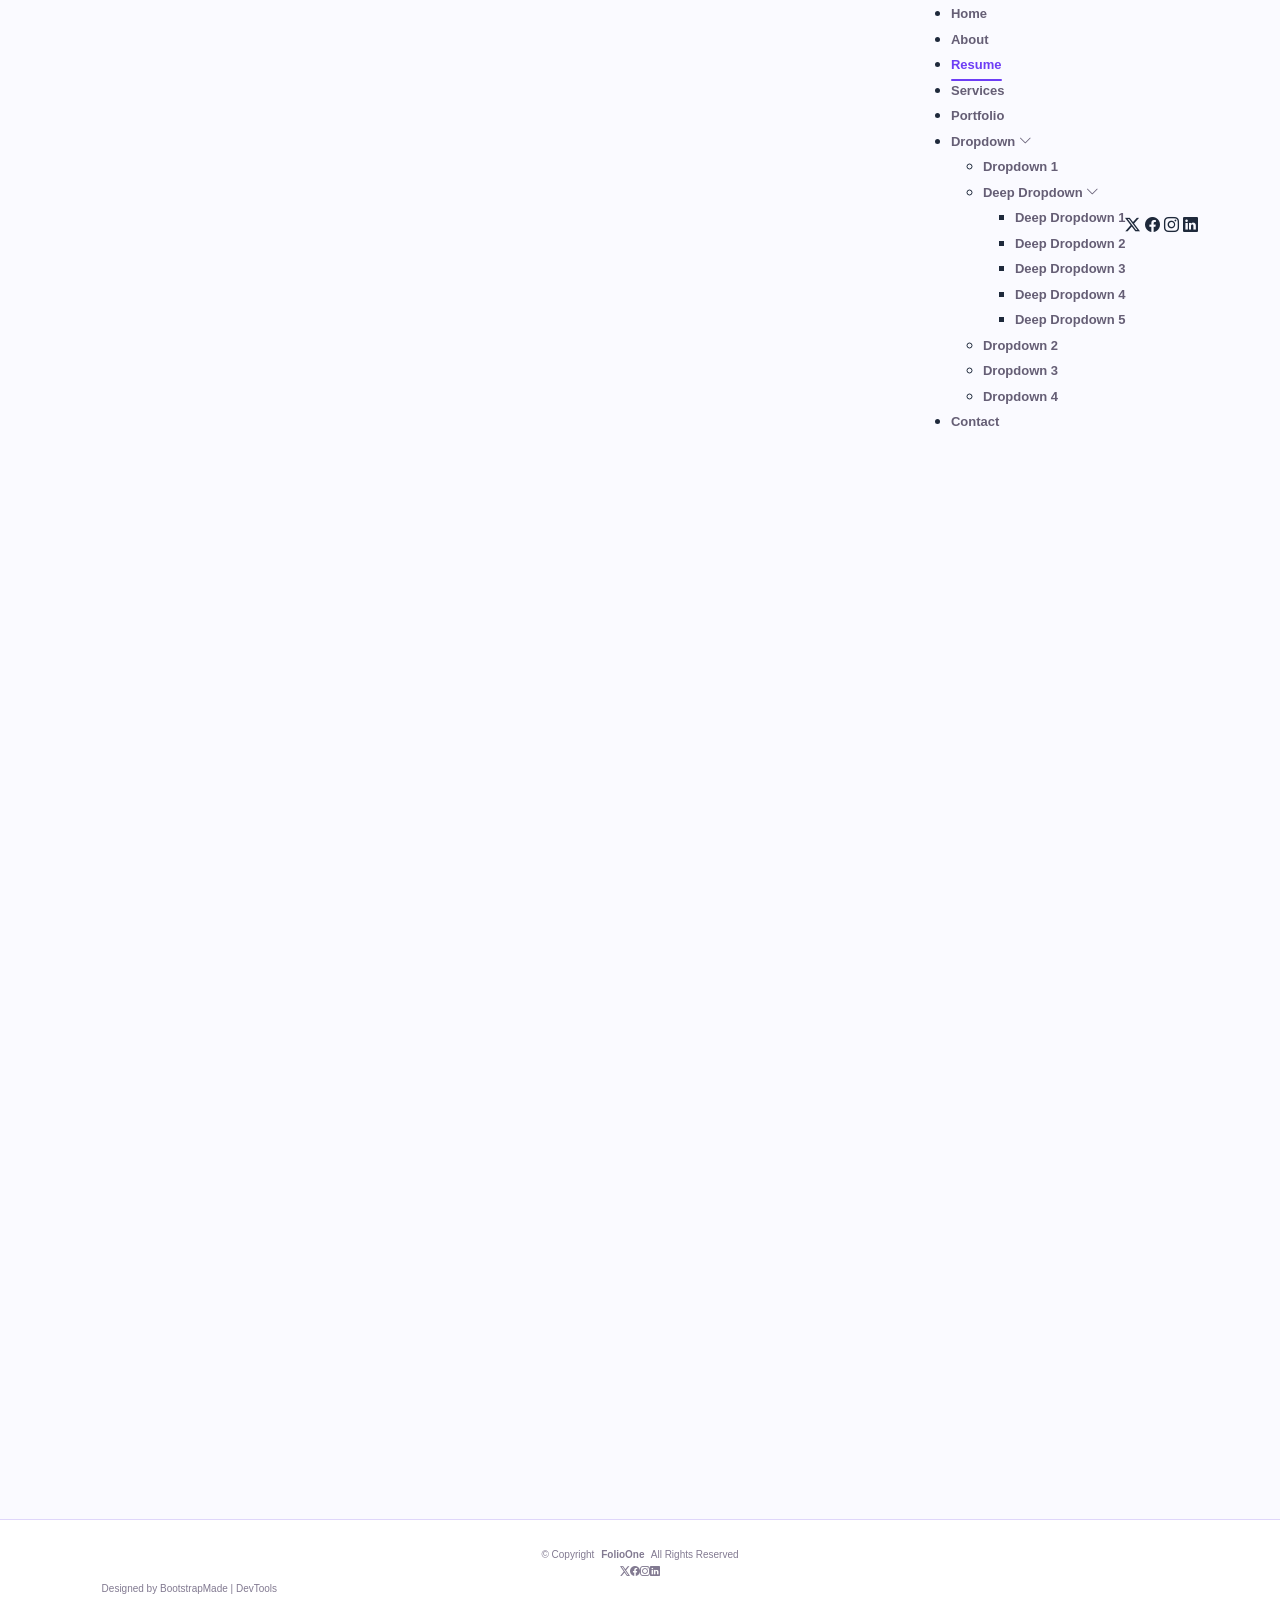
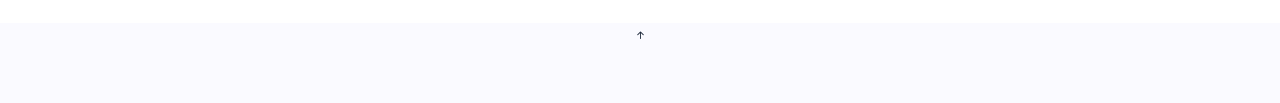
<file: resume.html>
<!DOCTYPE html>
<html lang="en">

<head>
  <meta charset="utf-8">
  <meta content="width=device-width, initial-scale=1.0" name="viewport">
  <title>Resume - FolioOne Bootstrap Template</title>
  <meta name="description" content="">
  <meta name="keywords" content="">

  <!-- Favicons -->
  <link href="assets/img/favicon.png" rel="icon">
  <link href="assets/img/apple-touch-icon.png" rel="apple-touch-icon">

  <!-- Fonts -->
  <link href="https://fonts.googleapis.com" rel="preconnect">
  <link href="https://fonts.gstatic.com" rel="preconnect" crossorigin>
  <link href="https://fonts.googleapis.com/css2?family=Roboto:ital,wght@0,100;0,300;0,400;0,500;0,700;0,900;1,100;1,300;1,400;1,500;1,700;1,900&family=Poppins:ital,wght@0,100;0,200;0,300;0,400;0,500;0,600;0,700;0,800;0,900;1,100;1,200;1,300;1,400;1,500;1,600;1,700;1,800;1,900&family=Raleway:ital,wght@0,100;0,200;0,300;0,400;0,500;0,600;0,700;0,800;0,900;1,100;1,200;1,300;1,400;1,500;1,600;1,700;1,800;1,900&display=swap" rel="stylesheet">

  <!-- Vendor CSS Files -->
  <link href="assets/vendor/bootstrap/css/bootstrap.min.css" rel="stylesheet">
  <link href="assets/vendor/bootstrap-icons/bootstrap-icons.css" rel="stylesheet">
  <link href="assets/vendor/aos/aos.css" rel="stylesheet">
  <link href="assets/vendor/swiper/swiper-bundle.min.css" rel="stylesheet">
  <link href="assets/vendor/glightbox/css/glightbox.min.css" rel="stylesheet">

  <!-- Main CSS File -->
  <link href="assets/css/main.css" rel="stylesheet">

  <!-- =======================================================
  * Template Name: FolioOne
  * Template URL: https://bootstrapmade.com/folioone-bootstrap-portfolio-website-template/
  * Updated: Aug 23 2025 with Bootstrap v5.3.7
  * Author: BootstrapMade.com
  * License: https://bootstrapmade.com/license/
  ======================================================== -->
</head>

<body class="resume-page">

  <header id="header" class="header d-flex align-items-center light-background sticky-top">
    <div class="container position-relative d-flex align-items-center justify-content-between">

      <!-- <a href="index.html" class="logo d-flex align-items-center me-auto me-xl-0">
      <img src="assets/img/logo.webp" alt="">
      <h1 class="sitename">FolioOne</h1> 
    </a> -->

      <nav id="navmenu" class="navmenu">
        <ul>
          <li><a href="index.html">Home</a></li>
          <li><a href="about.html">About</a></li>
          <li><a href="resume.html" class="active">Resume</a></li>
          <li><a href="services.html">Services</a></li>
          <li><a href="portfolio.html">Portfolio</a></li>
          <li class="dropdown"><a href="#"><span>Dropdown</span> <i class="bi bi-chevron-down toggle-dropdown"></i></a>
            <ul>
              <li><a href="#">Dropdown 1</a></li>
              <li class="dropdown"><a href="#"><span>Deep Dropdown</span> <i class="bi bi-chevron-down toggle-dropdown"></i></a>
                <ul>
                  <li><a href="#">Deep Dropdown 1</a></li>
                  <li><a href="#">Deep Dropdown 2</a></li>
                  <li><a href="#">Deep Dropdown 3</a></li>
                  <li><a href="#">Deep Dropdown 4</a></li>
                  <li><a href="#">Deep Dropdown 5</a></li>
                </ul>
              </li>
              <li><a href="#">Dropdown 2</a></li>
              <li><a href="#">Dropdown 3</a></li>
              <li><a href="#">Dropdown 4</a></li>
            </ul>
          </li>
          <li><a href="contact.html">Contact</a></li>
        </ul>
        <i class="mobile-nav-toggle d-xl-none bi bi-list"></i>
      </nav>

      <div class="header-social-links">
        <a href="#" class="twitter"><i class="bi bi-twitter-x"></i></a>
        <a href="#" class="facebook"><i class="bi bi-facebook"></i></a>
        <a href="#" class="instagram"><i class="bi bi-instagram"></i></a>
        <a href="#" class="linkedin"><i class="bi bi-linkedin"></i></a>
      </div>

    </div>
  </header>

  <main class="main">

    <!-- Resume Section -->
    <section id="resume" class="resume section">

      <!-- Section Title -->
      <div class="container section-title" data-aos="fade-up">
        <h2>Resume</h2>
        <p>Necessitatibus eius consequatur ex aliquid fuga eum quidem sint consectetur velit. Sed ut perspiciatis unde omnis iste natus error sit voluptatem accusantium doloremque laudantium totam rem aperiam</p>
      </div><!-- End Section Title -->

      <div class="container" data-aos="fade-up" data-aos-delay="100">

        <div class="row">
          <div class="col-lg-6">

            <!-- Education Section -->
            <div class="resume-item" data-aos="fade-up">
              <h3 class="resume-title">Education</h3>

              <div class="resume-content">
                <article class="education-item">
                  <h4>Master of Computer Science</h4>
                  <h5>2019 - 2021</h5>
                  <p class="institution"><em>Stanford University, California</em></p>
                  <p>Qui deserunt veniam. Et sed aliquam labore tempore sed quisquam iusto autem sit. Ea vero voluptatum qui ut dignissimos deleniti nerada porti sand markend</p>
                </article>

                <article class="education-item">
                  <h4>Bachelor of Computer Science</h4>
                  <h5>2015 - 2019</h5>
                  <p class="institution"><em>Massachusetts Institute of Technology</em></p>
                  <p>Quia nobis sequi est occaecati aut. Repudiandae et iusto quae reiciendis et quis delectus nihil temporibus sapiente</p>
                </article>
              </div>
            </div><!-- End Education Section -->

            <!-- Professional Skills Section -->
            <div class="resume-item skills-animation" data-aos="fade-up">
              <h3 class="resume-title">Professional Skills</h3>

              <div class="resume-content">
                <div class="skill-item">
                  <h4>Frontend Development</h4>
                  <div class="progress">
                    <div class="progress-bar" role="progressbar" aria-valuenow="95" aria-valuemin="0" aria-valuemax="100"></div>
                  </div>
                </div>

                <div class="skill-item">
                  <h4>Backend Development</h4>
                  <div class="progress">
                    <div class="progress-bar" role="progressbar" aria-valuenow="85" aria-valuemin="0" aria-valuemax="100"></div>
                  </div>
                </div>

                <div class="skill-item">
                  <h4>UI/UX Design</h4>
                  <div class="progress">
                    <div class="progress-bar" role="progressbar" aria-valuenow="90" aria-valuemin="0" aria-valuemax="100"></div>
                  </div>
                </div>

                <div class="skill-item">
                  <h4>Project Management</h4>
                  <div class="progress">
                    <div class="progress-bar" role="progressbar" aria-valuenow="80" aria-valuemin="0" aria-valuemax="100"></div>
                  </div>
                </div>
              </div>
            </div><!-- End Professional Skills Section -->
          </div>

          <div class="col-lg-6">
            <!-- Experience Section -->
            <div class="resume-item" data-aos="fade-up" data-aos-delay="100">
              <h3 class="resume-title">Professional Experience</h3>

              <div class="resume-content">
                <article class="experience-item">
                  <h4>Senior Software Engineer</h4>
                  <h5>2021 - Present</h5>
                  <p class="company"><em>Google, Mountain View, CA</em></p>
                  <ul>
                    <li>Lead in the development, implementation, and optimization of web applications using modern technologies</li>
                    <li>Delegate tasks to the 7 members of the development team and provide counsel on all aspects of the project</li>
                    <li>Supervise the assessment of all web applications, mobile apps, and software platforms for quality and efficiency</li>
                    <li>Oversee the efficient use of production project budgets ranging from $2,000 - $25,000</li>
                  </ul>
                </article>

                <article class="experience-item">
                  <h4>Software Engineer</h4>
                  <h5>2019 - 2021</h5>
                  <p class="company"><em>Microsoft, Redmond, WA</em></p>
                  <ul>
                    <li>Developed numerous marketing programs (logos, brochures, infographics, presentations, and advertisements)</li>
                    <li>Managed up to 5 projects or tasks at a given time while under pressure</li>
                    <li>Recommended and consulted with clients on the most appropriate software platforms</li>
                    <li>Created 4+ design presentations and proposals a month for clients and account managers</li>
                  </ul>
                </article>

                <article class="experience-item">
                  <h4>Junior Software Developer</h4>
                  <h5>2017 - 2019</h5>
                  <p class="company"><em>Apple Inc., Cupertino, CA</em></p>
                  <ul>
                    <li>Implemented responsive websites and web applications using modern JavaScript frameworks</li>
                    <li>Collaborated with senior developers to maintain and optimize existing applications</li>
                    <li>Participated in code reviews and contributed to team documentation efforts</li>
                    <li>Assisted in the development of RESTful APIs and microservices</li>
                  </ul>
                </article>
              </div>
            </div><!-- End Experience Section -->
          </div>
        </div>

      </div>

    </section><!-- /Resume Section -->

  </main>

  <footer id="footer" class="footer">

    <div class="container">
      <div class="copyright text-center ">
        <p>© <span>Copyright</span> <strong class="px-1 sitename">FolioOne</strong> <span>All Rights Reserved<br></span></p>
      </div>
      <div class="social-links d-flex justify-content-center">
        <a href=""><i class="bi bi-twitter-x"></i></a>
        <a href=""><i class="bi bi-facebook"></i></a>
        <a href=""><i class="bi bi-instagram"></i></a>
        <a href=""><i class="bi bi-linkedin"></i></a>
      </div>
      <div class="credits">
        <!-- All the links in the footer should remain intact. -->
        <!-- You can delete the links only if you've purchased the pro version. -->
        <!-- Licensing information: https://bootstrapmade.com/license/ -->
        <!-- Purchase the pro version with working PHP/AJAX contact form: [buy-url] -->
        Designed by <a href="https://bootstrapmade.com/">BootstrapMade</a> | <a href="https://bootstrapmade.com/tools/">DevTools</a>
      </div>
    </div>

  </footer>

  <!-- Scroll Top -->
  <a href="#" id="scroll-top" class="scroll-top d-flex align-items-center justify-content-center"><i class="bi bi-arrow-up-short"></i></a>

  <!-- Preloader -->
  <div id="preloader"></div>

  <!-- Vendor JS Files -->
  <script src="assets/vendor/bootstrap/js/bootstrap.bundle.min.js"></script>
  <script src="assets/vendor/php-email-form/validate.js"></script>
  <script src="assets/vendor/aos/aos.js"></script>
  <script src="assets/vendor/typed.js/typed.umd.js"></script>
  <script src="assets/vendor/waypoints/noframework.waypoints.js"></script>
  <script src="assets/vendor/purecounter/purecounter_vanilla.js"></script>
  <script src="assets/vendor/swiper/swiper-bundle.min.js"></script>
  <script src="assets/vendor/imagesloaded/imagesloaded.pkgd.min.js"></script>
  <script src="assets/vendor/isotope-layout/isotope.pkgd.min.js"></script>
  <script src="assets/vendor/glightbox/js/glightbox.min.js"></script>

  <!-- Main JS File -->
  <script src="assets/js/main.js"></script>

</body>

</html>
</file>
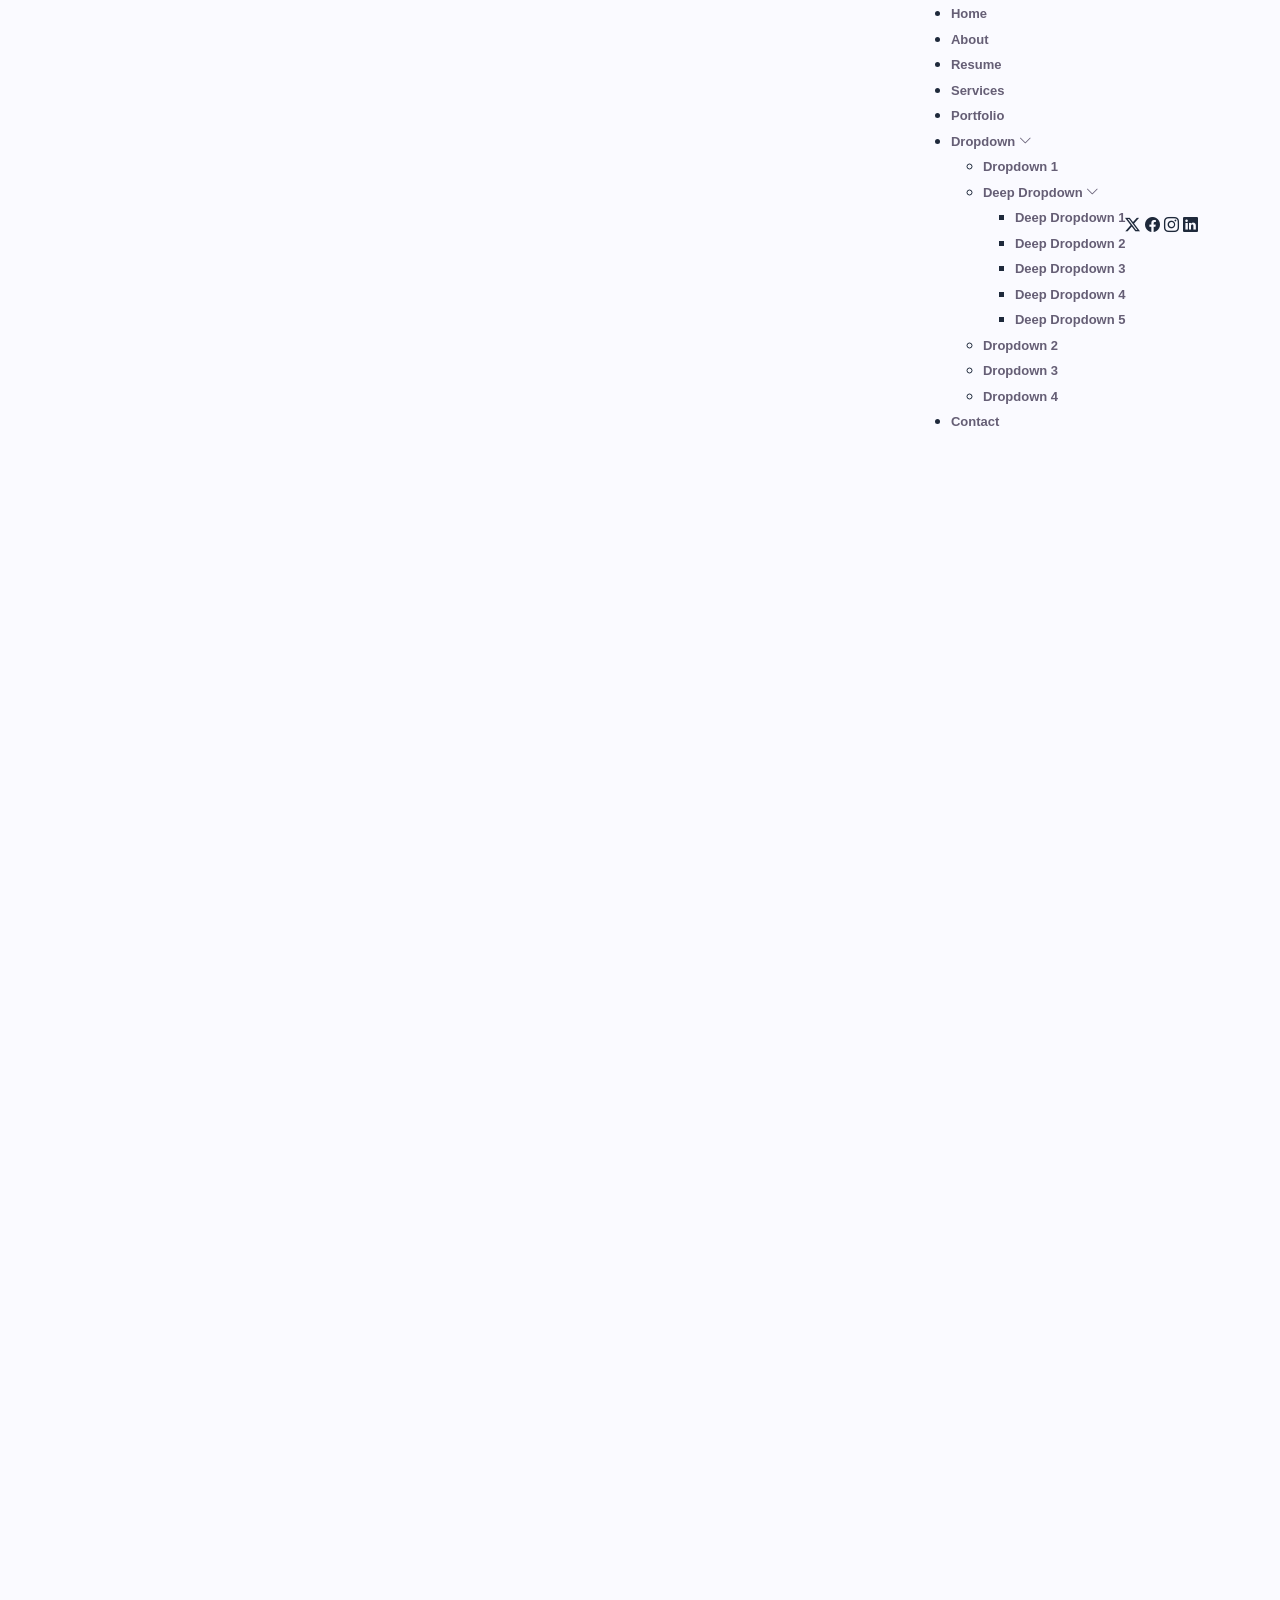
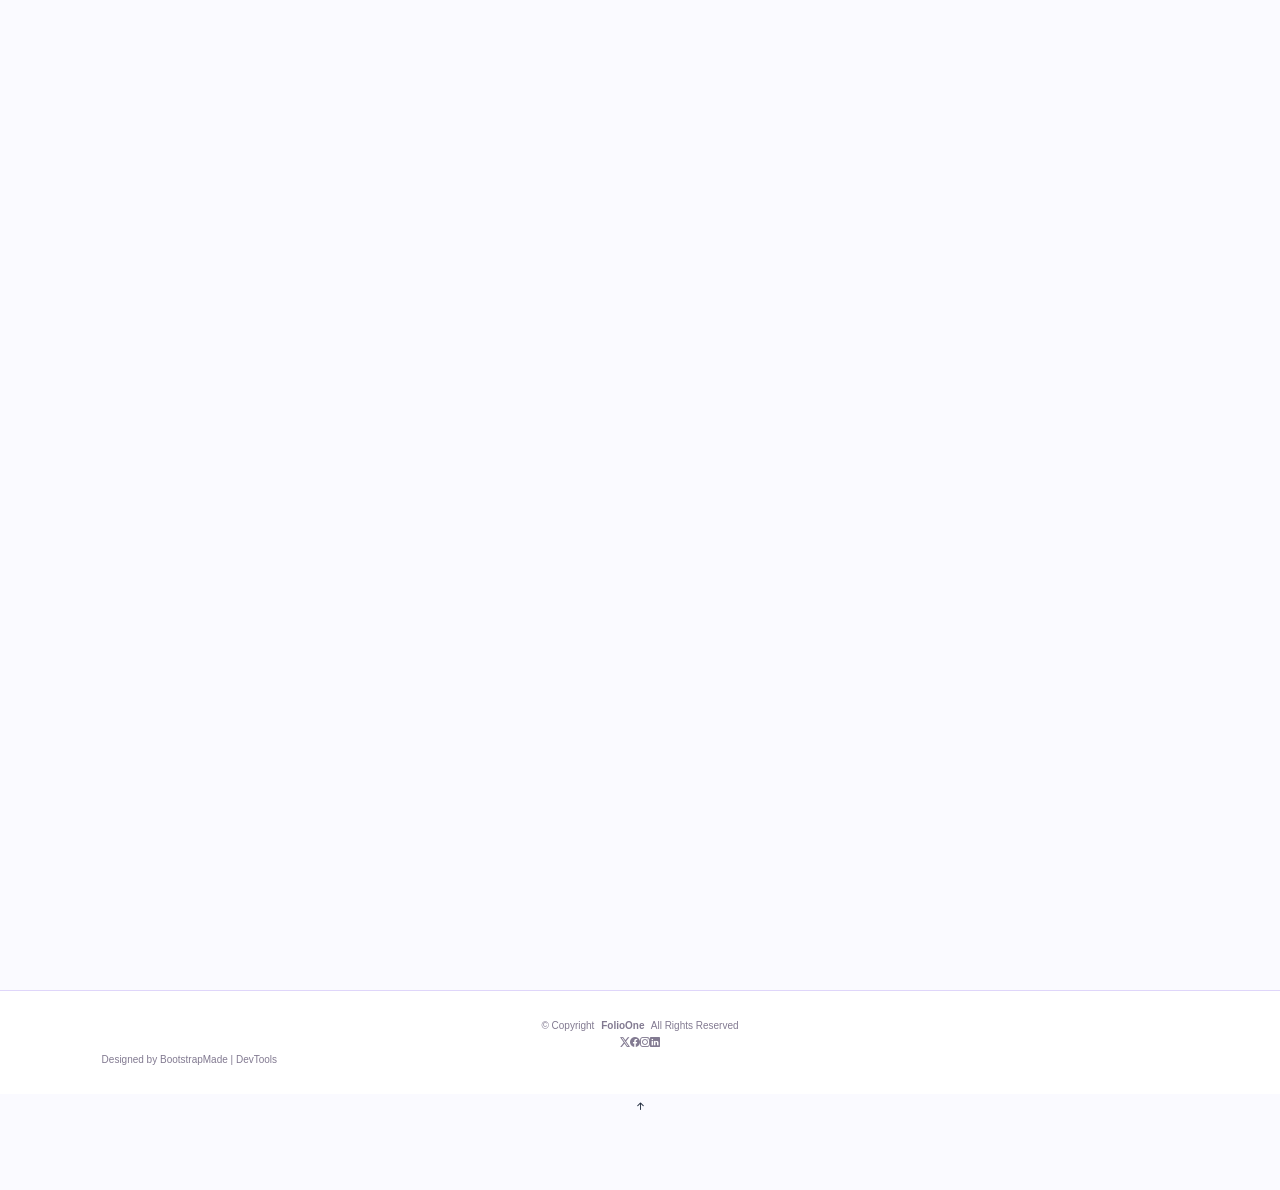
<file: service-details.html>
<!DOCTYPE html>
<html lang="en">

<head>
  <meta charset="utf-8">
  <meta content="width=device-width, initial-scale=1.0" name="viewport">
  <title>Service Details - FolioOne Bootstrap Template</title>
  <meta name="description" content="">
  <meta name="keywords" content="">

  <!-- Favicons -->
  <link href="assets/img/favicon.png" rel="icon">
  <link href="assets/img/apple-touch-icon.png" rel="apple-touch-icon">

  <!-- Fonts -->
  <link href="https://fonts.googleapis.com" rel="preconnect">
  <link href="https://fonts.gstatic.com" rel="preconnect" crossorigin>
  <link href="https://fonts.googleapis.com/css2?family=Roboto:ital,wght@0,100;0,300;0,400;0,500;0,700;0,900;1,100;1,300;1,400;1,500;1,700;1,900&family=Poppins:ital,wght@0,100;0,200;0,300;0,400;0,500;0,600;0,700;0,800;0,900;1,100;1,200;1,300;1,400;1,500;1,600;1,700;1,800;1,900&family=Raleway:ital,wght@0,100;0,200;0,300;0,400;0,500;0,600;0,700;0,800;0,900;1,100;1,200;1,300;1,400;1,500;1,600;1,700;1,800;1,900&display=swap" rel="stylesheet">

  <!-- Vendor CSS Files -->
  <link href="assets/vendor/bootstrap/css/bootstrap.min.css" rel="stylesheet">
  <link href="assets/vendor/bootstrap-icons/bootstrap-icons.css" rel="stylesheet">
  <link href="assets/vendor/aos/aos.css" rel="stylesheet">
  <link href="assets/vendor/swiper/swiper-bundle.min.css" rel="stylesheet">
  <link href="assets/vendor/glightbox/css/glightbox.min.css" rel="stylesheet">

  <!-- Main CSS File -->
  <link href="assets/css/main.css" rel="stylesheet">

  <!-- =======================================================
  * Template Name: FolioOne
  * Template URL: https://bootstrapmade.com/folioone-bootstrap-portfolio-website-template/
  * Updated: Aug 23 2025 with Bootstrap v5.3.7
  * Author: BootstrapMade.com
  * License: https://bootstrapmade.com/license/
  ======================================================== -->
</head>

<body class="service-details-page">

  <header id="header" class="header d-flex align-items-center light-background sticky-top">
    <div class="container position-relative d-flex align-items-center justify-content-between">

      <!-- <a href="index.html" class="logo d-flex align-items-center me-auto me-xl-0">
      <img src="assets/img/logo.webp" alt="">
      <h1 class="sitename">FolioOne</h1> 
    </a> -->

      <nav id="navmenu" class="navmenu">
        <ul>
          <li><a href="index.html">Home</a></li>
          <li><a href="about.html">About</a></li>
          <li><a href="resume.html">Resume</a></li>
          <li><a href="services.html">Services</a></li>
          <li><a href="portfolio.html">Portfolio</a></li>
          <li class="dropdown"><a href="#"><span>Dropdown</span> <i class="bi bi-chevron-down toggle-dropdown"></i></a>
            <ul>
              <li><a href="#">Dropdown 1</a></li>
              <li class="dropdown"><a href="#"><span>Deep Dropdown</span> <i class="bi bi-chevron-down toggle-dropdown"></i></a>
                <ul>
                  <li><a href="#">Deep Dropdown 1</a></li>
                  <li><a href="#">Deep Dropdown 2</a></li>
                  <li><a href="#">Deep Dropdown 3</a></li>
                  <li><a href="#">Deep Dropdown 4</a></li>
                  <li><a href="#">Deep Dropdown 5</a></li>
                </ul>
              </li>
              <li><a href="#">Dropdown 2</a></li>
              <li><a href="#">Dropdown 3</a></li>
              <li><a href="#">Dropdown 4</a></li>
            </ul>
          </li>
          <li><a href="contact.html">Contact</a></li>
        </ul>
        <i class="mobile-nav-toggle d-xl-none bi bi-list"></i>
      </nav>

      <div class="header-social-links">
        <a href="#" class="twitter"><i class="bi bi-twitter-x"></i></a>
        <a href="#" class="facebook"><i class="bi bi-facebook"></i></a>
        <a href="#" class="instagram"><i class="bi bi-instagram"></i></a>
        <a href="#" class="linkedin"><i class="bi bi-linkedin"></i></a>
      </div>

    </div>
  </header>

  <main class="main">

    <!-- Service Details Section -->
    <section id="service-details" class="service-details section">

      <!-- Section Title -->
      <div class="container section-title" data-aos="fade-up">
        <h2>Service Details</h2>
        <p>Necessitatibus eius consequatur ex aliquid fuga eum quidem sint consectetur velit. Sed ut perspiciatis unde omnis iste natus error sit voluptatem accusantium doloremque laudantium totam rem aperiam</p>
      </div><!-- End Section Title -->

      <div class="container" data-aos="fade-up" data-aos-delay="100">

        <div class="row">

          <!-- Main Content Area -->
          <div class="col-lg-7">

            <!-- Hero Service Introduction -->
            <div class="service-hero" data-aos="fade-up" data-aos-delay="100">
              <div class="service-meta">
                <span class="service-category">Strategic Consulting</span>
                <span class="reading-time">5 min read</span>
              </div>
              <h1>Business Process Optimization</h1>
              <p class="service-description">Vestibulum ante ipsum primis in faucibus orci luctus et ultrices posuere cubilia curae mauris viverra.</p>
            </div>

            <!-- Service Visual -->
            <div class="service-visual" data-aos="zoom-in" data-aos-delay="200">
              <img src="assets/img/services/services-7.webp" alt="Business Process Optimization" class="img-fluid">
            </div>

            <!-- Service Content -->
            <div class="service-narrative" data-aos="fade-up" data-aos-delay="300">
              <h3>Transform Your Operations</h3>
              <p>Donec rutrum congue leo eget malesuada. Vivamus magna justo, lacinia eget consectetur sed, convallis at tellus. Mauris blandit aliquet elit, eget tincidunt nibh pulvinar a. Cras ultricies ligula sed magna dictum porta.</p>

              <p>Sed porttitor lectus nibh. Vestibulum ac diam sit amet quam vehicula elementum sed sit amet dui. Pellentesque habitant morbi tristique senectus et netus et malesuada fames ac turpis egestas. Donec sollicitudin molestie malesuada.</p>

              <!-- Key Benefits Grid -->
              <div class="benefits-grid" data-aos="fade-up" data-aos-delay="400">
                <div class="benefit-card">
                  <div class="benefit-icon">
                    <i class="bi bi-lightning-charge"></i>
                  </div>
                  <h4>Efficiency Boost</h4>
                  <p>Curabitur arcu erat accumsan id imperdiet et porttitor at sem.</p>
                </div>

                <div class="benefit-card">
                  <div class="benefit-icon">
                    <i class="bi bi-shield-check"></i>
                  </div>
                  <h4>Risk Mitigation</h4>
                  <p>Pellentesque in ipsum id orci porta dapibus vestibulum ante ipsum.</p>
                </div>

                <div class="benefit-card">
                  <div class="benefit-icon">
                    <i class="bi bi-graph-up"></i>
                  </div>
                  <h4>Growth Acceleration</h4>
                  <p>Vivamus suscipit tortor eget felis porttitor volutpat mauris blandit.</p>
                </div>

                <div class="benefit-card">
                  <div class="benefit-icon">
                    <i class="bi bi-people"></i>
                  </div>
                  <h4>Team Alignment</h4>
                  <p>Donec rutrum congue leo eget malesuada vivamus magna justo lacinia.</p>
                </div>
              </div>

            </div>

            <!-- Implementation Timeline -->
            <div class="timeline-section" data-aos="fade-up" data-aos-delay="500">
              <h3>Implementation Journey</h3>
              <div class="timeline">
                <div class="timeline-item">
                  <div class="timeline-marker">
                    <span>1</span>
                  </div>
                  <div class="timeline-content">
                    <h4>Discovery &amp; Assessment</h4>
                    <p>Comprehensive analysis of current processes and identification of optimization opportunities.</p>
                    <small>Week 1-2</small>
                  </div>
                </div>

                <div class="timeline-item">
                  <div class="timeline-marker">
                    <span>2</span>
                  </div>
                  <div class="timeline-content">
                    <h4>Strategic Planning</h4>
                    <p>Development of customized optimization roadmap with clear milestones and success metrics.</p>
                    <small>Week 3-4</small>
                  </div>
                </div>

                <div class="timeline-item">
                  <div class="timeline-marker">
                    <span>3</span>
                  </div>
                  <div class="timeline-content">
                    <h4>Implementation</h4>
                    <p>Systematic rollout of process improvements with continuous monitoring and adjustment.</p>
                    <small>Week 5-12</small>
                  </div>
                </div>

                <div class="timeline-item">
                  <div class="timeline-marker">
                    <span>4</span>
                  </div>
                  <div class="timeline-content">
                    <h4>Optimization &amp; Scale</h4>
                    <p>Fine-tuning of implemented solutions and preparation for organization-wide scaling.</p>
                    <small>Week 13-16</small>
                  </div>
                </div>
              </div>
            </div>

          </div><!-- End Main Content -->

          <!-- Service Sidebar -->
          <div class="col-lg-5">
            <div class="service-sidebar" data-aos="fade-up" data-aos-delay="200">

              <!-- Service Overview Card -->
              <div class="overview-card">
                <div class="overview-header">
                  <h4>Service Overview</h4>
                </div>
                <div class="overview-stats">
                  <div class="stat-item">
                    <div class="stat-number">16</div>
                    <div class="stat-label">Weeks Duration</div>
                  </div>
                  <div class="stat-item">
                    <div class="stat-number">85%</div>
                    <div class="stat-label">Efficiency Gain</div>
                  </div>
                  <div class="stat-item">
                    <div class="stat-number">24/7</div>
                    <div class="stat-label">Support Access</div>
                  </div>
                </div>

                <div class="overview-details">
                  <div class="detail-row">
                    <span class="detail-label">Investment Range</span>
                    <span class="detail-value">$15K - $45K</span>
                  </div>
                  <div class="detail-row">
                    <span class="detail-label">Team Composition</span>
                    <span class="detail-value">3-5 Specialists</span>
                  </div>
                  <div class="detail-row">
                    <span class="detail-label">Industries Served</span>
                    <span class="detail-value">Manufacturing, Tech, Finance</span>
                  </div>
                </div>
              </div>

              <!-- Client Success Story -->
              <div class="success-story">
                <div class="story-quote">
                  <p>"Curabitur non nulla sit amet nisl tempus convallis quis ac lectus. Pellentesque habitant morbi tristique senectus et netus et malesuada fames ac turpis egestas."</p>
                </div>
                <div class="story-author">
                  <img src="assets/img/person/person-m-8.webp" alt="Michael Chen" class="author-avatar">
                  <div class="author-details">
                    <h5>Michael Chen</h5>
                    <span>Operations Director</span>
                    <small>TechCorp Industries</small>
                  </div>
                </div>
                <div class="story-metrics">
                  <div class="metric">
                    <span class="metric-value">45%</span>
                    <span class="metric-label">Cost Reduction</span>
                  </div>
                  <div class="metric">
                    <span class="metric-value">3x</span>
                    <span class="metric-label">Speed Increase</span>
                  </div>
                </div>
              </div>

              <!-- Consultation Form -->
              <div class="consultation-form">
                <div class="form-header">
                  <h4>Schedule Consultation</h4>
                  <p>Vestibulum ac diam sit amet quam vehicula elementum sed sit amet dui.</p>
                </div>

                <form action="forms/consultation.php" method="post" class="php-email-form">
                  <div class="form-group">
                    <input type="text" name="name" class="form-input" placeholder="Full Name" required="">
                  </div>

                  <div class="form-group">
                    <input type="email" name="email" class="form-input" placeholder="Email Address" required="">
                  </div>

                  <div class="form-group">
                    <input type="tel" name="phone" class="form-input" placeholder="Phone Number">
                  </div>

                  <input type="hidden" name="subject" value="Business Process Optimization Consultation">

                  <div class="form-group">
                    <textarea name="message" class="form-input" rows="4" placeholder="Tell us about your current challenges and goals..." required=""></textarea>
                  </div>

                  <div class="loading">Loading</div>
                  <div class="error-message"></div>
                  <div class="sent-message">Your consultation request has been sent. Thank you!</div>

                  <button type="submit" class="btn-consultation">
                    <span>Book Free Consultation</span>
                    <i class="bi bi-arrow-right"></i>
                  </button>
                </form>
              </div>

            </div>
          </div><!-- End Sidebar -->

        </div>

      </div>

    </section><!-- /Service Details Section -->

  </main>

  <footer id="footer" class="footer">

    <div class="container">
      <div class="copyright text-center ">
        <p>© <span>Copyright</span> <strong class="px-1 sitename">FolioOne</strong> <span>All Rights Reserved<br></span></p>
      </div>
      <div class="social-links d-flex justify-content-center">
        <a href=""><i class="bi bi-twitter-x"></i></a>
        <a href=""><i class="bi bi-facebook"></i></a>
        <a href=""><i class="bi bi-instagram"></i></a>
        <a href=""><i class="bi bi-linkedin"></i></a>
      </div>
      <div class="credits">
        <!-- All the links in the footer should remain intact. -->
        <!-- You can delete the links only if you've purchased the pro version. -->
        <!-- Licensing information: https://bootstrapmade.com/license/ -->
        <!-- Purchase the pro version with working PHP/AJAX contact form: [buy-url] -->
        Designed by <a href="https://bootstrapmade.com/">BootstrapMade</a> | <a href="https://bootstrapmade.com/tools/">DevTools</a>
      </div>
    </div>

  </footer>

  <!-- Scroll Top -->
  <a href="#" id="scroll-top" class="scroll-top d-flex align-items-center justify-content-center"><i class="bi bi-arrow-up-short"></i></a>

  <!-- Preloader -->
  <div id="preloader"></div>

  <!-- Vendor JS Files -->
  <script src="assets/vendor/bootstrap/js/bootstrap.bundle.min.js"></script>
  <script src="assets/vendor/php-email-form/validate.js"></script>
  <script src="assets/vendor/aos/aos.js"></script>
  <script src="assets/vendor/typed.js/typed.umd.js"></script>
  <script src="assets/vendor/waypoints/noframework.waypoints.js"></script>
  <script src="assets/vendor/purecounter/purecounter_vanilla.js"></script>
  <script src="assets/vendor/swiper/swiper-bundle.min.js"></script>
  <script src="assets/vendor/imagesloaded/imagesloaded.pkgd.min.js"></script>
  <script src="assets/vendor/isotope-layout/isotope.pkgd.min.js"></script>
  <script src="assets/vendor/glightbox/js/glightbox.min.js"></script>

  <!-- Main JS File -->
  <script src="assets/js/main.js"></script>

</body>

</html>
</file>
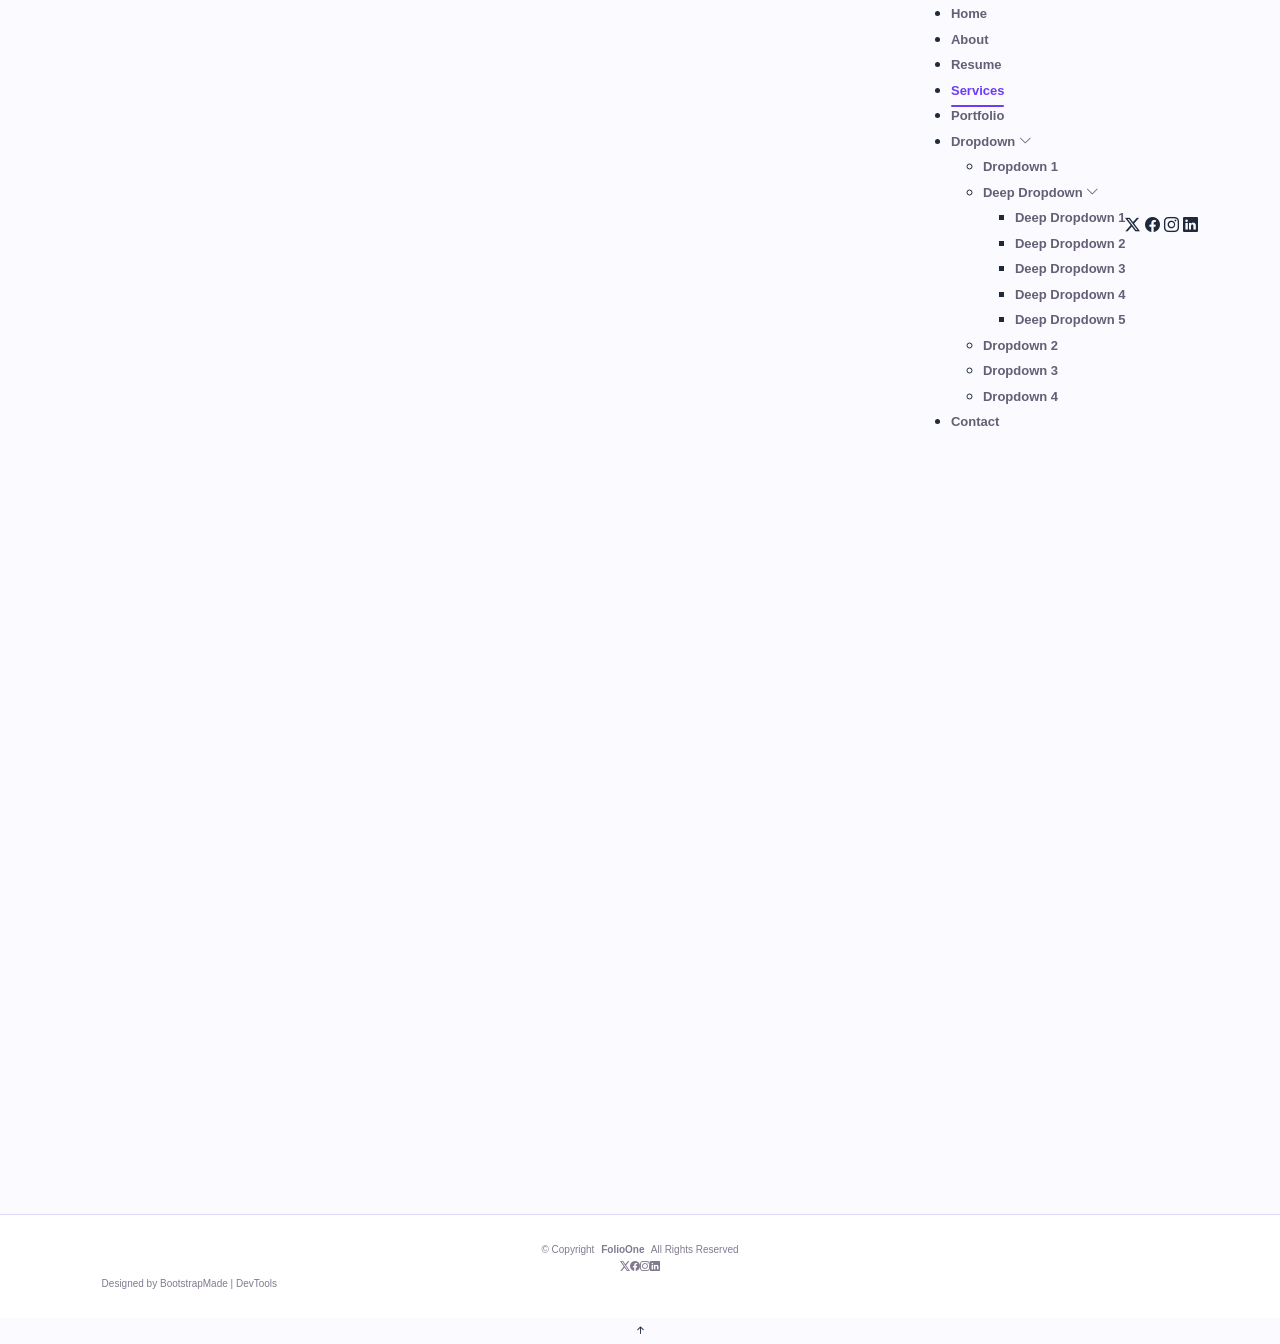
<file: services.html>
<!DOCTYPE html>
<html lang="en">

<head>
  <meta charset="utf-8">
  <meta content="width=device-width, initial-scale=1.0" name="viewport">
  <title>Services - FolioOne Bootstrap Template</title>
  <meta name="description" content="">
  <meta name="keywords" content="">

  <!-- Favicons -->
  <link href="assets/img/favicon.png" rel="icon">
  <link href="assets/img/apple-touch-icon.png" rel="apple-touch-icon">

  <!-- Fonts -->
  <link href="https://fonts.googleapis.com" rel="preconnect">
  <link href="https://fonts.gstatic.com" rel="preconnect" crossorigin>
  <link href="https://fonts.googleapis.com/css2?family=Roboto:ital,wght@0,100;0,300;0,400;0,500;0,700;0,900;1,100;1,300;1,400;1,500;1,700;1,900&family=Poppins:ital,wght@0,100;0,200;0,300;0,400;0,500;0,600;0,700;0,800;0,900;1,100;1,200;1,300;1,400;1,500;1,600;1,700;1,800;1,900&family=Raleway:ital,wght@0,100;0,200;0,300;0,400;0,500;0,600;0,700;0,800;0,900;1,100;1,200;1,300;1,400;1,500;1,600;1,700;1,800;1,900&display=swap" rel="stylesheet">

  <!-- Vendor CSS Files -->
  <link href="assets/vendor/bootstrap/css/bootstrap.min.css" rel="stylesheet">
  <link href="assets/vendor/bootstrap-icons/bootstrap-icons.css" rel="stylesheet">
  <link href="assets/vendor/aos/aos.css" rel="stylesheet">
  <link href="assets/vendor/swiper/swiper-bundle.min.css" rel="stylesheet">
  <link href="assets/vendor/glightbox/css/glightbox.min.css" rel="stylesheet">

  <!-- Main CSS File -->
  <link href="assets/css/main.css" rel="stylesheet">

  <!-- =======================================================
  * Template Name: FolioOne
  * Template URL: https://bootstrapmade.com/folioone-bootstrap-portfolio-website-template/
  * Updated: Aug 23 2025 with Bootstrap v5.3.7
  * Author: BootstrapMade.com
  * License: https://bootstrapmade.com/license/
  ======================================================== -->
</head>

<body class="services-page">

  <header id="header" class="header d-flex align-items-center light-background sticky-top">
    <div class="container position-relative d-flex align-items-center justify-content-between">

      <!-- <a href="index.html" class="logo d-flex align-items-center me-auto me-xl-0">
      <img src="assets/img/logo.webp" alt="">
      <h1 class="sitename">FolioOne</h1> 
    </a> -->

      <nav id="navmenu" class="navmenu">
        <ul>
          <li><a href="index.html">Home</a></li>
          <li><a href="about.html">About</a></li>
          <li><a href="resume.html">Resume</a></li>
          <li><a href="services.html" class="active">Services</a></li>
          <li><a href="portfolio.html">Portfolio</a></li>
          <li class="dropdown"><a href="#"><span>Dropdown</span> <i class="bi bi-chevron-down toggle-dropdown"></i></a>
            <ul>
              <li><a href="#">Dropdown 1</a></li>
              <li class="dropdown"><a href="#"><span>Deep Dropdown</span> <i class="bi bi-chevron-down toggle-dropdown"></i></a>
                <ul>
                  <li><a href="#">Deep Dropdown 1</a></li>
                  <li><a href="#">Deep Dropdown 2</a></li>
                  <li><a href="#">Deep Dropdown 3</a></li>
                  <li><a href="#">Deep Dropdown 4</a></li>
                  <li><a href="#">Deep Dropdown 5</a></li>
                </ul>
              </li>
              <li><a href="#">Dropdown 2</a></li>
              <li><a href="#">Dropdown 3</a></li>
              <li><a href="#">Dropdown 4</a></li>
            </ul>
          </li>
          <li><a href="contact.html">Contact</a></li>
        </ul>
        <i class="mobile-nav-toggle d-xl-none bi bi-list"></i>
      </nav>

      <div class="header-social-links">
        <a href="#" class="twitter"><i class="bi bi-twitter-x"></i></a>
        <a href="#" class="facebook"><i class="bi bi-facebook"></i></a>
        <a href="#" class="instagram"><i class="bi bi-instagram"></i></a>
        <a href="#" class="linkedin"><i class="bi bi-linkedin"></i></a>
      </div>

    </div>
  </header>

  <main class="main">

    <!-- Services Section -->
    <section id="services" class="services section">

      <!-- Section Title -->
      <div class="container section-title" data-aos="fade-up">
        <h2>Services</h2>
        <p>Necessitatibus eius consequatur ex aliquid fuga eum quidem sint consectetur velit. Sed ut perspiciatis unde omnis iste natus error sit voluptatem accusantium doloremque laudantium totam rem aperiam</p>
      </div><!-- End Section Title -->

      <div class="container" data-aos="fade-up" data-aos-delay="100">

        <div class="row justify-content-center g-5">

          <div class="col-md-6" data-aos="fade-right" data-aos-delay="100">
            <div class="service-item">
              <div class="service-icon">
                <i class="bi bi-code-slash"></i>
              </div>
              <div class="service-content">
                <h3>Custom Web Development</h3>
                <p>Curabitur arcu erat, accumsan id imperdiet et, porttitor at sem. Nulla quis lorem ut libero malesuada feugiat. Curabitur non nulla sit amet nisl tempus convallis. Lorem ipsum dolor sit amet, consectetur adipiscing elit.</p>
                <a href="service-details.html" class="service-link">
                  <span>Learn More</span>
                  <i class="bi bi-arrow-right"></i>
                </a>
              </div>
            </div>
          </div><!-- End Service Item -->

          <div class="col-md-6" data-aos="fade-left" data-aos-delay="100">
            <div class="service-item">
              <div class="service-icon">
                <i class="bi bi-phone-fill"></i>
              </div>
              <div class="service-content">
                <h3>Mobile App Solutions</h3>
                <p>Praesent sapien massa, convallis a pellentesque nec, egestas non nisi. Vivamus magna justo, lacinia eget consectetur sed. Quisque velit nisi, pretium ut lacinia in, elementum id enim. Donec rutrum congue leo eget malesuada.</p>
                <a href="service-details.html" class="service-link">
                  <span>Learn More</span>
                  <i class="bi bi-arrow-right"></i>
                </a>
              </div>
            </div>
          </div><!-- End Service Item -->

          <div class="col-md-6" data-aos="fade-right" data-aos-delay="200">
            <div class="service-item">
              <div class="service-icon">
                <i class="bi bi-palette2"></i>
              </div>
              <div class="service-content">
                <h3>UI/UX Design</h3>
                <p>Pellentesque in ipsum id orci porta dapibus. Proin eget tortor risus. Vivamus suscipit tortor eget felis porttitor volutpat. Vestibulum ac diam sit amet quam vehicula elementum sed sit amet dui.</p>
                <a href="service-details.html" class="service-link">
                  <span>Learn More</span>
                  <i class="bi bi-arrow-right"></i>
                </a>
              </div>
            </div>
          </div><!-- End Service Item -->

          <div class="col-md-6" data-aos="fade-left" data-aos-delay="200">
            <div class="service-item">
              <div class="service-icon">
                <i class="bi bi-bar-chart-line"></i>
              </div>
              <div class="service-content">
                <h3>Digital Marketing</h3>
                <p>Donec rutrum congue leo eget malesuada. Mauris blandit aliquet elit, eget tincidunt nibh pulvinar a. Nulla porttitor accumsan tincidunt. Curabitur aliquet quam id dui posuere blandit.</p>
                <a href="service-details.html" class="service-link">
                  <span>Learn More</span>
                  <i class="bi bi-arrow-right"></i>
                </a>
              </div>
            </div>
          </div><!-- End Service Item -->

          <div class="col-md-6" data-aos="fade-right" data-aos-delay="300">
            <div class="service-item">
              <div class="service-icon">
                <i class="bi bi-cloud-check"></i>
              </div>
              <div class="service-content">
                <h3>Cloud Computing</h3>
                <p>Curabitur aliquet quam id dui posuere blandit. Sed porttitor lectus nibh. Vivamus magna justo, lacinia eget consectetur sed, convallis at tellus. Nulla quis lorem ut libero malesuada feugiat.</p>
                <a href="service-details.html" class="service-link">
                  <span>Learn More</span>
                  <i class="bi bi-arrow-right"></i>
                </a>
              </div>
            </div>
          </div><!-- End Service Item -->

          <div class="col-md-6" data-aos="fade-left" data-aos-delay="300">
            <div class="service-item">
              <div class="service-icon">
                <i class="bi bi-shield-lock"></i>
              </div>
              <div class="service-content">
                <h3>Cybersecurity Solutions</h3>
                <p>Vestibulum ac diam sit amet quam vehicula elementum sed sit amet dui. Donec sollicitudin molestie malesuada. Curabitur arcu erat, accumsan id imperdiet et. Proin eget tortor risus.</p>
                <a href="service-details.html" class="service-link">
                  <span>Learn More</span>
                  <i class="bi bi-arrow-right"></i>
                </a>
              </div>
            </div>
          </div><!-- End Service Item -->

        </div>

      </div>

    </section><!-- /Services Section -->

  </main>

  <footer id="footer" class="footer">

    <div class="container">
      <div class="copyright text-center ">
        <p>© <span>Copyright</span> <strong class="px-1 sitename">FolioOne</strong> <span>All Rights Reserved<br></span></p>
      </div>
      <div class="social-links d-flex justify-content-center">
        <a href=""><i class="bi bi-twitter-x"></i></a>
        <a href=""><i class="bi bi-facebook"></i></a>
        <a href=""><i class="bi bi-instagram"></i></a>
        <a href=""><i class="bi bi-linkedin"></i></a>
      </div>
      <div class="credits">
        <!-- All the links in the footer should remain intact. -->
        <!-- You can delete the links only if you've purchased the pro version. -->
        <!-- Licensing information: https://bootstrapmade.com/license/ -->
        <!-- Purchase the pro version with working PHP/AJAX contact form: [buy-url] -->
        Designed by <a href="https://bootstrapmade.com/">BootstrapMade</a> | <a href="https://bootstrapmade.com/tools/">DevTools</a>
      </div>
    </div>

  </footer>

  <!-- Scroll Top -->
  <a href="#" id="scroll-top" class="scroll-top d-flex align-items-center justify-content-center"><i class="bi bi-arrow-up-short"></i></a>

  <!-- Preloader -->
  <div id="preloader"></div>

  <!-- Vendor JS Files -->
  <script src="assets/vendor/bootstrap/js/bootstrap.bundle.min.js"></script>
  <script src="assets/vendor/php-email-form/validate.js"></script>
  <script src="assets/vendor/aos/aos.js"></script>
  <script src="assets/vendor/typed.js/typed.umd.js"></script>
  <script src="assets/vendor/waypoints/noframework.waypoints.js"></script>
  <script src="assets/vendor/purecounter/purecounter_vanilla.js"></script>
  <script src="assets/vendor/swiper/swiper-bundle.min.js"></script>
  <script src="assets/vendor/imagesloaded/imagesloaded.pkgd.min.js"></script>
  <script src="assets/vendor/isotope-layout/isotope.pkgd.min.js"></script>
  <script src="assets/vendor/glightbox/js/glightbox.min.js"></script>

  <!-- Main JS File -->
  <script src="assets/js/main.js"></script>

</body>

</html>
</file>
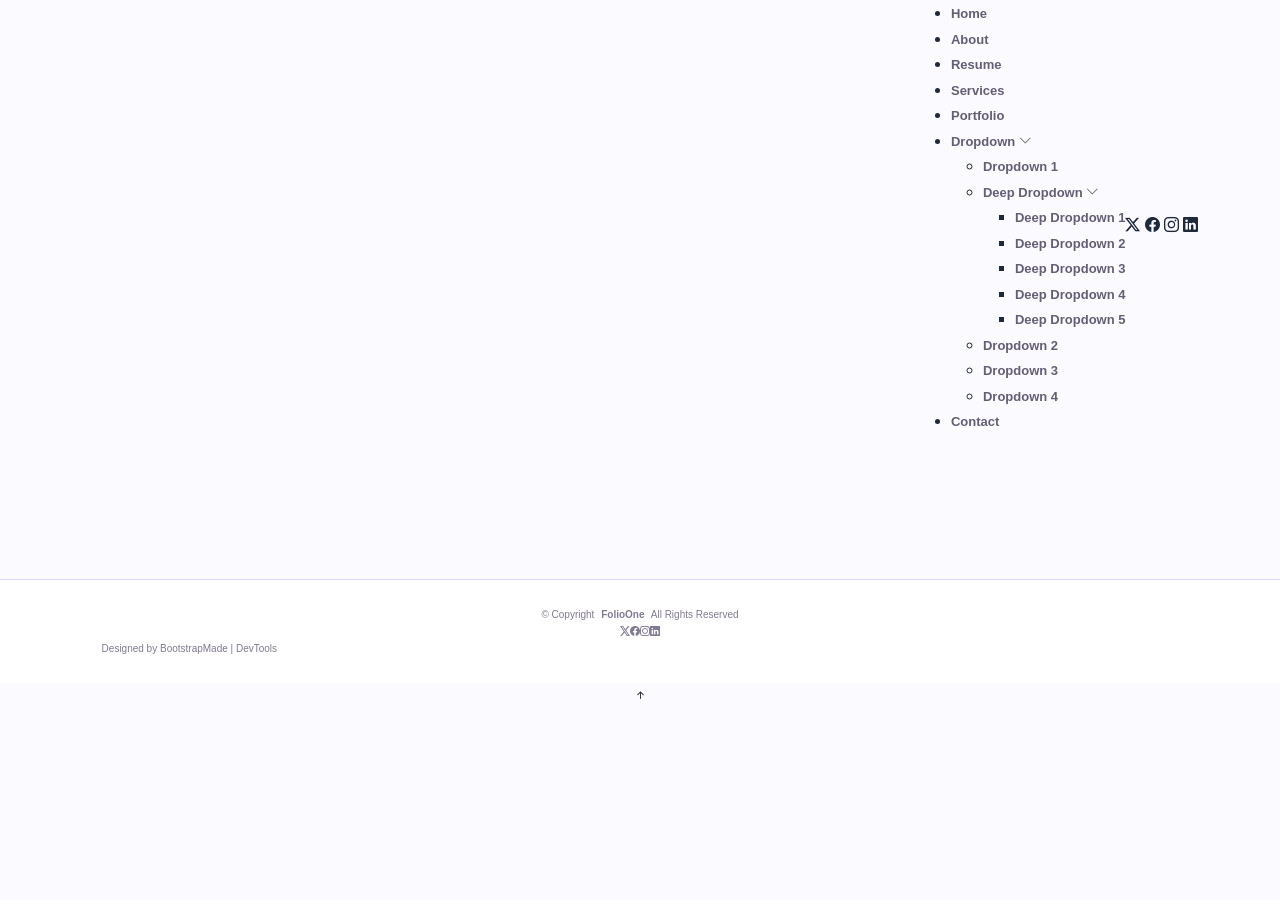
<file: starter-page.html>
<!DOCTYPE html>
<html lang="en">

<head>
  <meta charset="utf-8">
  <meta content="width=device-width, initial-scale=1.0" name="viewport">
  <title>Starter Page - FolioOne Bootstrap Template</title>
  <meta name="description" content="">
  <meta name="keywords" content="">

  <!-- Favicons -->
  <link href="assets/img/favicon.png" rel="icon">
  <link href="assets/img/apple-touch-icon.png" rel="apple-touch-icon">

  <!-- Fonts -->
  <link href="https://fonts.googleapis.com" rel="preconnect">
  <link href="https://fonts.gstatic.com" rel="preconnect" crossorigin>
  <link href="https://fonts.googleapis.com/css2?family=Roboto:ital,wght@0,100;0,300;0,400;0,500;0,700;0,900;1,100;1,300;1,400;1,500;1,700;1,900&family=Poppins:ital,wght@0,100;0,200;0,300;0,400;0,500;0,600;0,700;0,800;0,900;1,100;1,200;1,300;1,400;1,500;1,600;1,700;1,800;1,900&family=Raleway:ital,wght@0,100;0,200;0,300;0,400;0,500;0,600;0,700;0,800;0,900;1,100;1,200;1,300;1,400;1,500;1,600;1,700;1,800;1,900&display=swap" rel="stylesheet">

  <!-- Vendor CSS Files -->
  <link href="assets/vendor/bootstrap/css/bootstrap.min.css" rel="stylesheet">
  <link href="assets/vendor/bootstrap-icons/bootstrap-icons.css" rel="stylesheet">
  <link href="assets/vendor/aos/aos.css" rel="stylesheet">
  <link href="assets/vendor/swiper/swiper-bundle.min.css" rel="stylesheet">
  <link href="assets/vendor/glightbox/css/glightbox.min.css" rel="stylesheet">

  <!-- Main CSS File -->
  <link href="assets/css/main.css" rel="stylesheet">

  <!-- =======================================================
  * Template Name: FolioOne
  * Template URL: https://bootstrapmade.com/folioone-bootstrap-portfolio-website-template/
  * Updated: Aug 23 2025 with Bootstrap v5.3.7
  * Author: BootstrapMade.com
  * License: https://bootstrapmade.com/license/
  ======================================================== -->
</head>

<body class="starter-page-page">

  <header id="header" class="header d-flex align-items-center light-background sticky-top">
    <div class="container position-relative d-flex align-items-center justify-content-between">

      <!-- <a href="index.html" class="logo d-flex align-items-center me-auto me-xl-0">
      <img src="assets/img/logo.webp" alt="">
      <h1 class="sitename">FolioOne</h1> 
    </a> -->

      <nav id="navmenu" class="navmenu">
        <ul>
          <li><a href="index.html">Home</a></li>
          <li><a href="about.html">About</a></li>
          <li><a href="resume.html">Resume</a></li>
          <li><a href="services.html">Services</a></li>
          <li><a href="portfolio.html">Portfolio</a></li>
          <li class="dropdown"><a href="#"><span>Dropdown</span> <i class="bi bi-chevron-down toggle-dropdown"></i></a>
            <ul>
              <li><a href="#">Dropdown 1</a></li>
              <li class="dropdown"><a href="#"><span>Deep Dropdown</span> <i class="bi bi-chevron-down toggle-dropdown"></i></a>
                <ul>
                  <li><a href="#">Deep Dropdown 1</a></li>
                  <li><a href="#">Deep Dropdown 2</a></li>
                  <li><a href="#">Deep Dropdown 3</a></li>
                  <li><a href="#">Deep Dropdown 4</a></li>
                  <li><a href="#">Deep Dropdown 5</a></li>
                </ul>
              </li>
              <li><a href="#">Dropdown 2</a></li>
              <li><a href="#">Dropdown 3</a></li>
              <li><a href="#">Dropdown 4</a></li>
            </ul>
          </li>
          <li><a href="contact.html">Contact</a></li>
        </ul>
        <i class="mobile-nav-toggle d-xl-none bi bi-list"></i>
      </nav>

      <div class="header-social-links">
        <a href="#" class="twitter"><i class="bi bi-twitter-x"></i></a>
        <a href="#" class="facebook"><i class="bi bi-facebook"></i></a>
        <a href="#" class="instagram"><i class="bi bi-instagram"></i></a>
        <a href="#" class="linkedin"><i class="bi bi-linkedin"></i></a>
      </div>

    </div>
  </header>

  <main class="main">

    <!-- Starter Section Section -->
    <section id="starter-section" class="starter-section section">

      <!-- Section Title -->
      <div class="container section-title" data-aos="fade-up">
        <h2>Starter Section</h2>
        <p>Necessitatibus eius consequatur ex aliquid fuga eum quidem sint consectetur velit</p>
      </div><!-- End Section Title -->

      <div class="container" data-aos="fade-up">
        <p>Use this page as a starter for your own custom pages.</p>
      </div>

    </section><!-- /Starter Section Section -->

  </main>

  <footer id="footer" class="footer">

    <div class="container">
      <div class="copyright text-center ">
        <p>© <span>Copyright</span> <strong class="px-1 sitename">FolioOne</strong> <span>All Rights Reserved<br></span></p>
      </div>
      <div class="social-links d-flex justify-content-center">
        <a href=""><i class="bi bi-twitter-x"></i></a>
        <a href=""><i class="bi bi-facebook"></i></a>
        <a href=""><i class="bi bi-instagram"></i></a>
        <a href=""><i class="bi bi-linkedin"></i></a>
      </div>
      <div class="credits">
        <!-- All the links in the footer should remain intact. -->
        <!-- You can delete the links only if you've purchased the pro version. -->
        <!-- Licensing information: https://bootstrapmade.com/license/ -->
        <!-- Purchase the pro version with working PHP/AJAX contact form: [buy-url] -->
        Designed by <a href="https://bootstrapmade.com/">BootstrapMade</a> | <a href="https://bootstrapmade.com/tools/">DevTools</a>
      </div>
    </div>

  </footer>

  <!-- Scroll Top -->
  <a href="#" id="scroll-top" class="scroll-top d-flex align-items-center justify-content-center"><i class="bi bi-arrow-up-short"></i></a>

  <!-- Preloader -->
  <div id="preloader"></div>

  <!-- Vendor JS Files -->
  <script src="assets/vendor/bootstrap/js/bootstrap.bundle.min.js"></script>
  <script src="assets/vendor/php-email-form/validate.js"></script>
  <script src="assets/vendor/aos/aos.js"></script>
  <script src="assets/vendor/typed.js/typed.umd.js"></script>
  <script src="assets/vendor/waypoints/noframework.waypoints.js"></script>
  <script src="assets/vendor/purecounter/purecounter_vanilla.js"></script>
  <script src="assets/vendor/swiper/swiper-bundle.min.js"></script>
  <script src="assets/vendor/imagesloaded/imagesloaded.pkgd.min.js"></script>
  <script src="assets/vendor/isotope-layout/isotope.pkgd.min.js"></script>
  <script src="assets/vendor/glightbox/js/glightbox.min.js"></script>

  <!-- Main JS File -->
  <script src="assets/js/main.js"></script>

</body>

</html>
</file>
<file: assets/css/main.css>
:root{--ink:#211938;--muted:#6d6680;--purple:#6d3df5;--purple-dark:#5124d9;--violet:#a78bfa;--lavender:#eee8ff;--soft:#f8f6ff;--line:#dfd6fa;--white:#fff;--shadow:0 24px 70px rgba(81,36,217,.12);scroll-behavior:smooth}*{box-sizing:border-box}html{scroll-padding-top:90px}body{margin:0;color:var(--ink);background:#fbfaff;font:15px/1.7 Inter,sans-serif;overflow-x:hidden}h1,h2,h3,.brand{font-family:Poppins,sans-serif}h1,h2,h3,p{margin-top:0}a{text-decoration:none;color:inherit}.site-header{position:fixed;z-index:1000;top:18px;left:4%;right:4%;height:64px;display:flex;align-items:center;gap:34px;padding:0 18px 0 22px;border:1px solid transparent;border-radius:20px;transition:.3s}.site-header.scrolled{background:rgba(255,255,255,.9);border-color:rgba(109,61,245,.12);box-shadow:0 10px 40px rgba(61,40,105,.1);backdrop-filter:blur(18px)}.brand{display:flex;align-items:center;gap:10px;font-size:20px;font-weight:700}.brand-mark{display:grid;place-items:center;width:34px;height:34px;border-radius:11px;color:#fff;background:linear-gradient(145deg,var(--purple),#a45cff);box-shadow:0 8px 18px rgba(109,61,245,.28)}nav{display:flex;gap:26px;margin-left:auto}nav a{position:relative;color:#655e75;font-size:13px;font-weight:600;padding:22px 0}nav a:after{content:"";position:absolute;left:50%;right:50%;bottom:13px;height:2px;border-radius:2px;background:var(--purple);transition:.25s}nav a:hover,nav a.active{color:var(--purple)}nav a.active:after{left:0;right:0}.header-cta{padding:10px 16px;border-radius:12px;color:#fff;background:var(--purple);font-size:13px;font-weight:600}.menu-toggle{display:none;border:0;background:none;font-size:25px}.section-shell{padding-left:max(7vw,28px);padding-right:max(7vw,28px)}.hero{position:relative;min-height:100vh;display:grid;grid-template-columns:1.14fr .74fr;align-items:center;gap:8%;padding-top:130px;padding-bottom:95px;background:radial-gradient(circle at 84% 18%,rgba(165,119,255,.31),transparent 28%),radial-gradient(circle at 7% 77%,rgba(114,77,246,.17),transparent 26%),linear-gradient(135deg,#fdfcff 0%,#f5f0ff 53%,#eee8ff 100%);overflow:hidden}.hero:before{content:"";position:absolute;width:500px;height:500px;border:1px solid rgba(109,61,245,.1);border-radius:50%;right:-220px;bottom:-180px;box-shadow:0 0 0 75px rgba(109,61,245,.025),0 0 0 150px rgba(109,61,245,.018)}.orb{position:absolute;border-radius:50%;filter:blur(2px);opacity:.7}.orb-one{width:26px;height:26px;top:23%;left:5%;background:linear-gradient(145deg,#d4c3ff,#8f62f9)}.orb-two{width:13px;height:13px;bottom:17%;right:41%;background:#8c5df8}.dot-field{position:absolute;right:3%;top:19%;width:100px;height:100px;opacity:.22;background-image:radial-gradient(#6d3df5 1.4px,transparent 1.4px);background-size:14px 14px}.hero-copy{position:relative;z-index:1}.eyebrow{display:flex;align-items:center;gap:10px;margin-bottom:20px;color:var(--purple);font-size:11px;font-weight:700;letter-spacing:2.1px;text-transform:uppercase}.eyebrow>span{width:28px;height:2px;background:linear-gradient(90deg,var(--purple),var(--violet))}.hero h1{max-width:750px;margin-bottom:23px;font-size:clamp(44px,5.4vw,78px);line-height:1.07;letter-spacing:-3.7px}.hero h1 em,.section-heading h2 em,.education-copy h2 em,.contact-copy h2 em{font-style:normal;color:var(--purple);background:linear-gradient(90deg,#5928df,#975cf7);-webkit-background-clip:text;-webkit-text-fill-color:transparent}.hero-intro{max-width:700px;color:var(--muted);font-size:16px;line-height:1.85}.hero-intro strong{color:var(--ink)}.capability-pills,.tags{display:flex;flex-wrap:wrap;gap:8px}.capability-pills{margin:27px 0}.capability-pills span,.tags span{padding:7px 12px;border:1px solid rgba(109,61,245,.15);border-radius:999px;color:#5d3db4;background:rgba(255,255,255,.62);font-size:11px;font-weight:600}.hero-actions{display:flex;align-items:center;gap:12px;flex-wrap:wrap}.btn{display:inline-flex;align-items:center;gap:10px;padding:13px 19px;border-radius:13px;font-weight:600;font-size:13px;transition:.25s}.btn.primary{color:#fff;background:linear-gradient(135deg,var(--purple),#8654f5);box-shadow:0 12px 24px rgba(109,61,245,.23)}.btn.primary:hover{transform:translateY(-3px);box-shadow:0 17px 30px rgba(109,61,245,.3)}.btn.secondary{border:1px solid #cfc1f2;background:rgba(255,255,255,.65)}.text-link{margin-left:5px;color:var(--purple);font-size:13px;font-weight:600}.profile-card{position:relative;z-index:2;padding:27px;border:1px solid rgba(109,61,245,.17);border-radius:28px;background:rgba(255,255,255,.83);box-shadow:0 28px 75px rgba(87,51,174,.17);backdrop-filter:blur(15px);transform:rotate(1.1deg)}.profile-card:before{content:"";position:absolute;inset:13px -14px -15px 15px;z-index:-1;border-radius:28px;background:linear-gradient(145deg,rgba(151,92,247,.2),rgba(109,61,245,.04));transform:rotate(-3deg)}.profile-top{display:flex;align-items:center;gap:17px}.avatar-wrap{position:relative}.avatar-wrap img{width:76px;height:76px;object-fit:cover;border-radius:22px;filter:saturate(.8)}.status-dot{position:absolute;right:-3px;bottom:4px;width:15px;height:15px;border:3px solid #fff;border-radius:50%;background:#31c67a}.hello{padding:7px 11px;border-radius:9px;background:var(--lavender);color:#5d3db4;font-size:11px;font-weight:700}.profile-card h2{margin:19px 0 4px;font-size:25px}.degree{color:#514862;font-size:13px}.degree span{color:var(--purple)}.profile-rule{height:1px;margin:19px 0;background:linear-gradient(90deg,var(--line),transparent)}.profile-facts{display:grid;gap:10px;margin:0;padding:0;list-style:none;color:#635a73;font-size:12px}.profile-facts li{display:flex;gap:11px}.profile-facts i{color:var(--purple)}.availability{display:flex;align-items:center;gap:8px;margin:20px 0 14px;padding:9px 12px;border-radius:10px;color:#277d57;background:#ecfbf4;font-size:11px;font-weight:700}.availability span{width:7px;height:7px;border-radius:50%;background:#2cbd78;box-shadow:0 0 0 4px rgba(44,189,120,.13)}.profile-socials{display:flex;gap:8px}.profile-socials a{display:grid;place-items:center;width:36px;height:36px;border:1px solid var(--line);border-radius:10px;color:var(--purple);background:#fff;transition:.2s}.profile-socials a:hover{color:#fff;background:var(--purple);transform:translateY(-3px)}.scroll-cue{position:absolute;bottom:24px;left:50%;display:flex;align-items:center;gap:12px;transform:translateX(-50%);color:#7b6e92;font-size:10px;letter-spacing:1.5px;text-transform:uppercase}.scroll-cue i{display:grid;place-items:center;width:28px;height:28px;border:1px solid #cbbcf1;border-radius:50%;color:var(--purple)}.content-section{padding-top:115px;padding-bottom:115px}.section-heading{max-width:820px;margin-bottom:55px}.section-heading h2,.education-copy h2,.contact-copy h2{margin-bottom:19px;font-size:clamp(32px,3.8vw,53px);line-height:1.17;letter-spacing:-2px}.section-heading p,.contact-copy>p{max-width:690px;color:var(--muted)}.alt-section{background:linear-gradient(145deg,#f7f3ff,#f0eaff)}.timeline{position:relative;max-width:1050px;margin:auto}.timeline:before{content:"";position:absolute;top:5px;bottom:5px;left:104px;width:1px;background:linear-gradient(var(--purple),#d8cdf8)}.timeline-card{position:relative;display:grid;grid-template-columns:80px 1fr;gap:50px;margin-bottom:34px}.timeline-dot{position:absolute;left:97px;top:30px;width:15px;height:15px;border:4px solid #f8f6ff;border-radius:50%;background:var(--purple);box-shadow:0 0 0 3px rgba(109,61,245,.18)}.timeline-meta{padding-top:25px;text-align:right}.timeline-meta span{display:block;color:var(--purple);font-size:13px;font-weight:700}.timeline-meta small{color:#9b93a9;font-size:10px}.timeline-content{padding:29px 32px;border:1px solid rgba(109,61,245,.12);border-radius:20px;background:#fff;box-shadow:0 13px 40px rgba(81,36,217,.06);transition:.25s}.timeline-content:hover{transform:translateY(-4px);box-shadow:var(--shadow)}.role-head{display:flex;justify-content:space-between;gap:20px}.role-head p,.project-type{margin:0;color:var(--purple);font-size:10px;font-weight:700;letter-spacing:.7px;text-transform:uppercase}.role-head h3{margin:5px 0 17px;font-size:22px}.role-head>i{display:grid;place-items:center;width:44px;height:44px;border-radius:13px;color:var(--purple);background:var(--lavender);font-size:20px}.timeline-content>p{color:var(--muted);font-size:13px}.project-grid{display:grid;grid-template-columns:repeat(2,1fr);gap:25px}.project-card{overflow:hidden;border:1px solid rgba(109,61,245,.12);border-radius:23px;background:#fff;box-shadow:0 15px 45px rgba(81,36,217,.07);transition:.3s}.project-card:hover{transform:translateY(-7px);box-shadow:var(--shadow)}.project-visual{position:relative;min-height:245px;display:grid;place-items:center;overflow:hidden}.project-visual:after{content:"";position:absolute;width:170px;height:170px;border:1px solid rgba(255,255,255,.25);border-radius:50%;box-shadow:0 0 0 35px rgba(255,255,255,.06),0 0 0 70px rgba(255,255,255,.04)}.visual-one{background:linear-gradient(145deg,#9270f9,#5230c7)}.visual-two{background:linear-gradient(145deg,#d9ccff,#8c6cef)}.visual-three{background:linear-gradient(145deg,#8561df,#3f267f)}.visual-four{background:linear-gradient(145deg,#b683ff,#6142df)}.project-number{position:absolute;right:20px;top:17px;z-index:2;color:rgba(255,255,255,.65);font:700 14px Poppins}.phone{z-index:2;width:125px;height:205px;padding:8px;border:2px solid rgba(255,255,255,.75);border-radius:24px;background:#241457;box-shadow:0 18px 40px rgba(30,12,81,.35);transform:rotate(5deg);transition:.3s}.project-card:hover .phone{transform:rotate(2deg) scale(1.04)}.phone-screen{height:100%;display:flex;flex-direction:column;align-items:center;justify-content:center;border-radius:17px;color:#5337ac;background:linear-gradient(#faf8ff,#e6dcff)}.phone-screen i{font-size:34px}.phone-screen strong{margin-top:7px;font:700 12px Poppins}.phone-screen small{font-size:7px}.visual-two>i,.visual-three>i{position:relative;z-index:2;color:#fff;font-size:72px}.queue-bars{position:absolute;z-index:2;right:23%;bottom:27%;display:flex;gap:5px;align-items:end}.queue-bars span{display:block;width:8px;border-radius:5px;background:rgba(255,255,255,.7)}.queue-bars span:nth-child(1){height:22px}.queue-bars span:nth-child(2){height:38px}.queue-bars span:nth-child(3){height:29px}.ai-mark{position:relative;z-index:2;color:#fff;font:800 75px Poppins;text-shadow:0 15px 35px rgba(56,29,137,.25)}.ai-mark span{font-size:24px}.project-body{padding:27px}.project-body h3{margin:6px 0 12px;font-size:23px}.project-body>p:not(.project-type){min-height:66px;color:var(--muted);font-size:13px}.project-body .tags{margin:19px 0}.project-body a{display:inline-flex;gap:8px;color:var(--purple);font-size:12px;font-weight:700}.skills-grid{display:grid;grid-template-columns:repeat(4,1fr);gap:17px}.skill-card{padding:27px 23px;border:1px solid rgba(109,61,245,.12);border-radius:20px;background:#fff;box-shadow:0 12px 35px rgba(81,36,217,.05);transition:.25s}.skill-card:hover{transform:translateY(-6px);border-color:rgba(109,61,245,.3);box-shadow:var(--shadow)}.skill-card>i{display:grid;place-items:center;width:44px;height:44px;border-radius:13px;color:#fff;background:linear-gradient(145deg,var(--purple),var(--violet));font-size:19px}.skill-card h3{margin:20px 0 17px;font-size:16px}.skill-list{display:grid;gap:9px}.skill-list span{position:relative;padding-left:15px;color:var(--muted);font-size:11px}.skill-list span:before{content:"";position:absolute;left:0;top:9px;width:5px;height:5px;border-radius:50%;background:var(--violet)}.tools{margin-top:35px;padding:27px;border-radius:20px;background:linear-gradient(120deg,#2e1b59,#6740c6);box-shadow:0 22px 50px rgba(58,29,120,.18)}.tools>p{color:#dcd1ff;font-size:10px;font-weight:700;letter-spacing:1.5px;text-transform:uppercase}.tool-row{display:grid;grid-template-columns:repeat(8,1fr);gap:10px}.tool-row span{display:flex;flex-direction:column;align-items:center;gap:8px;padding:13px 5px;border:1px solid rgba(255,255,255,.12);border-radius:12px;color:#fff;font-size:9px;background:rgba(255,255,255,.07);transition:.25s}.tool-row span:hover{transform:translateY(-5px);background:rgba(255,255,255,.14)}.tool-row i{font-size:20px}.education-section{display:grid;grid-template-columns:.85fr 1.15fr;gap:8%;align-items:center}.education-card{display:flex;align-items:center;gap:20px;padding:30px;border:1px solid rgba(109,61,245,.14);border-radius:22px;background:#fff;box-shadow:var(--shadow)}.edu-icon{display:grid;place-items:center;flex:0 0 61px;height:61px;border-radius:18px;color:#fff;background:linear-gradient(145deg,var(--purple),var(--violet));font-size:28px}.education-card span{color:var(--purple);font-size:10px;font-weight:700;text-transform:uppercase}.education-card h3{margin:5px 0 2px;font-size:18px}.education-card p{margin:0;color:var(--muted);font-size:12px}.edu-badge{margin-left:auto;padding:7px 10px;border-radius:8px;color:#6744c4;background:var(--lavender);font-size:9px;font-weight:700}.resume-banner{position:relative;display:flex;align-items:center;justify-content:space-between;gap:30px;padding-top:67px;padding-bottom:67px;color:#fff;background:radial-gradient(circle at 70% 0,rgba(193,163,255,.34),transparent 28%),linear-gradient(120deg,#241345,#6136c8 62%,#7d4fe5);overflow:hidden}.resume-banner:after{content:"";position:absolute;right:12%;width:220px;height:220px;border:1px solid rgba(255,255,255,.15);border-radius:50%;box-shadow:0 0 0 45px rgba(255,255,255,.035),0 0 0 90px rgba(255,255,255,.025)}.eyebrow.light{color:#d8c9ff}.eyebrow.light>span{background:#d8c9ff}.resume-banner h2{position:relative;z-index:1;margin-bottom:6px;font-size:37px}.resume-banner p{position:relative;z-index:1;margin:0;color:#d9cef1}.btn.white{position:relative;z-index:2;color:var(--purple-dark);background:#fff}.contact-section{display:grid;grid-template-columns:1fr .8fr;gap:11%;align-items:center;background:radial-gradient(circle at 100% 100%,rgba(183,153,255,.22),transparent 28%)}.email-link{display:inline-flex;align-items:center;gap:10px;margin-top:16px;color:var(--purple);font:600 16px Poppins}.contact-cards{display:grid;gap:12px}.contact-cards a{display:flex;align-items:center;gap:15px;padding:17px;border:1px solid rgba(109,61,245,.13);border-radius:15px;background:#fff;box-shadow:0 8px 25px rgba(81,36,217,.05);transition:.25s}.contact-cards a:hover{transform:translateX(-6px);box-shadow:var(--shadow)}.contact-cards>a>i:first-child{display:grid;place-items:center;width:42px;height:42px;border-radius:12px;color:var(--purple);background:var(--lavender);font-size:18px}.contact-cards span{display:flex;flex:1;flex-direction:column;font-size:12px;font-weight:600}.contact-cards small{color:var(--muted);font-size:9px;font-weight:500}footer{display:flex;align-items:center;justify-content:space-between;gap:20px;padding:26px 7%;border-top:1px solid var(--line);color:#827a91;background:#fff;font-size:10px}footer p{margin:0}.to-top{position:fixed;z-index:20;right:24px;bottom:24px;width:42px;height:42px;border:0;border-radius:13px;color:#fff;background:var(--purple);box-shadow:0 10px 25px rgba(109,61,245,.3);opacity:0;pointer-events:none;transform:translateY(10px);transition:.25s}.to-top.show{opacity:1;pointer-events:auto;transform:none}.reveal{opacity:0;transform:translateY(24px);transition:opacity .7s,transform .7s}.reveal.visible{opacity:1;transform:none}.delay-1{transition-delay:.13s}@media(prefers-reduced-motion:reduce){*{scroll-behavior:auto!important}.reveal{opacity:1;transform:none;transition:none}}
@media(max-width:1050px){nav{gap:15px}.hero{grid-template-columns:1fr .75fr;gap:4%}.skills-grid{grid-template-columns:repeat(2,1fr)}.tool-row{grid-template-columns:repeat(4,1fr)}}
@media(max-width:820px){.site-header{top:10px}.header-cta{display:none}.menu-toggle{display:block;margin-left:auto;color:var(--ink)}nav{position:absolute;left:0;right:0;top:72px;display:none;flex-direction:column;gap:0;padding:12px 20px;border:1px solid var(--line);border-radius:18px;background:rgba(255,255,255,.97);box-shadow:var(--shadow)}nav.open{display:flex}nav a{padding:9px}nav a:after{display:none}.hero{grid-template-columns:1fr;padding-top:135px}.profile-card{max-width:520px;transform:none}.scroll-cue{display:none}.project-grid,.education-section,.contact-section{grid-template-columns:1fr}.education-card{margin-top:10px}.resume-banner{align-items:flex-start;flex-direction:column}.resume-banner:after{right:-70px}.contact-section{gap:40px}}
@media(max-width:560px){.section-shell{padding-left:20px;padding-right:20px}.hero h1{font-size:43px;letter-spacing:-2.2px}.hero-actions{align-items:flex-start;flex-direction:column}.text-link{margin:7px 0 0}.content-section{padding-top:85px;padding-bottom:85px}.section-heading h2,.education-copy h2,.contact-copy h2{font-size:34px}.timeline:before{left:7px}.timeline-card{grid-template-columns:1fr;gap:5px;padding-left:28px}.timeline-dot{left:0}.timeline-meta{text-align:left;padding-top:0}.project-grid,.skills-grid{grid-template-columns:1fr}.tool-row{grid-template-columns:repeat(2,1fr)}.education-card{align-items:flex-start;flex-wrap:wrap}.edu-badge{margin:0}.resume-banner h2{font-size:30px}footer{align-items:flex-start;flex-direction:column}.project-visual{min-height:220px}}
.education-list{display:grid;gap:13px}.education-card.compact{padding:19px 22px;box-shadow:0 10px 30px rgba(81,36,217,.07)}.education-card.compact .edu-icon{flex-basis:48px;height:48px;border-radius:14px;font-size:20px}.education-card.compact h3{font-size:15px}

/* Premium hero profile card */
.profile-card{padding:34px;border:1px solid rgba(255,255,255,.72);border-radius:30px;background:linear-gradient(145deg,rgba(255,255,255,.88),rgba(246,241,255,.68));box-shadow:0 32px 90px rgba(72,38,149,.17),inset 0 1px 0 rgba(255,255,255,.85);backdrop-filter:blur(24px);-webkit-backdrop-filter:blur(24px);transform:none;overflow:hidden}
.profile-card:before{inset:auto -60px -80px auto;width:230px;height:230px;border-radius:50%;background:radial-gradient(circle,rgba(167,139,250,.23),transparent 68%);transform:none}
.profile-card:after{content:"";position:absolute;z-index:-1;inset:0;border-radius:inherit;background:linear-gradient(120deg,rgba(255,255,255,.34),transparent 48%);pointer-events:none}
.profile-identity{display:grid;grid-template-columns:118px 1fr;align-items:center;gap:24px}
.avatar-wrap{position:relative;width:118px;height:126px;flex:0 0 118px}
.avatar-wrap img{display:block;width:118px;height:126px;border:3px solid rgba(255,255,255,.96);border-radius:24px;object-fit:cover;object-position:center 20%;box-shadow:0 16px 34px rgba(65,34,133,.2)}
.status-dot{right:-2px;bottom:7px;width:17px;height:17px;border-width:4px;box-shadow:0 0 0 3px rgba(49,198,122,.13)}
.profile-intro{min-width:0}
.hello{display:inline-flex;align-items:center;margin-bottom:10px;padding:7px 11px;border:1px solid rgba(109,61,245,.09);border-radius:9px;background:rgba(238,232,255,.76);letter-spacing:.1px}
.profile-card h2{margin:0 0 4px;font-size:25px;line-height:1.2;letter-spacing:-.7px}
.degree{margin:0;color:#635b72;font-size:12px;line-height:1.55}
.degree span{font-weight:600}
.profile-rule{margin:25px 0 21px;background:linear-gradient(90deg,rgba(109,61,245,.2),rgba(109,61,245,.04))}
.profile-facts{grid-template-columns:1fr;gap:12px;font-size:12px}
.profile-facts li{align-items:center;gap:12px}
.profile-facts i{display:grid;place-items:center;width:25px;height:25px;border-radius:8px;background:rgba(238,232,255,.78);font-size:12px}
.profile-footer{display:flex;align-items:center;justify-content:space-between;gap:14px;margin-top:24px;padding-top:20px;border-top:1px solid rgba(109,61,245,.1)}
.availability{flex:1;margin:0;padding:10px 13px;background:rgba(236,251,244,.86)}
.profile-socials{flex:0 0 auto}.profile-socials a{width:38px;height:38px;border-color:rgba(109,61,245,.16);background:rgba(255,255,255,.75)}
@media(max-width:560px){.profile-card{padding:24px}.profile-identity{grid-template-columns:88px 1fr;gap:17px}.avatar-wrap,.avatar-wrap img{width:88px;height:96px}.avatar-wrap{flex-basis:88px}.profile-card h2{font-size:20px}.profile-footer{align-items:stretch;flex-direction:column}.profile-socials{justify-content:flex-start}}

/* Hero entrance and subtle card motion */
.hero-copy.visible .eyebrow{animation:heroFadeUp .8s 0s ease-out both}
.hero-copy.visible h1{animation:heroFadeUp .8s .15s ease-out both}
.hero-copy.visible .hero-intro{animation:heroFadeUp .8s .3s ease-out both}
.hero-copy.visible .capability-pills{animation:heroFadeUp .8s .45s ease-out both}
.hero-copy.visible .hero-actions{animation:heroFadeUp .8s .6s ease-out both}
.profile-card.visible{animation:profileCardIn .9s .2s cubic-bezier(.16,1,.3,1) both,profileCardFloat 5.5s 1.35s ease-in-out infinite}
.profile-card:after{transition:transform .8s ease,opacity .8s ease}
.profile-card:hover:after{transform:translateX(8%);opacity:.72}
@keyframes heroFadeUp{from{opacity:0;transform:translateY(30px)}to{opacity:1;transform:translateY(0)}}
@keyframes profileCardIn{from{opacity:0;filter:blur(5px);transform:translateY(28px) scale(.965)}to{opacity:1;filter:blur(0);transform:translateY(0) scale(1)}}
@keyframes profileCardFloat{0%,100%{transform:translateY(0)}50%{transform:translateY(-7px)}}
@media(prefers-reduced-motion:reduce){.hero-copy.visible .eyebrow,.hero-copy.visible h1,.hero-copy.visible .hero-intro,.hero-copy.visible .capability-pills,.hero-copy.visible .hero-actions,.profile-card.visible{animation:none!important}.profile-card:hover:after{transform:none}}
.profile-socials a[aria-label*="WhatsApp"]{color:#1fa968}.profile-socials a[aria-label*="WhatsApp"]:hover{color:#fff;background:#25d366;border-color:#25d366}.contact-cards a[href*="wa.me"]>i:first-child{color:#178f54;background:#eafaf1}

/* Refined lavender magic */
.hero-copy h1{position:relative}
.hero-copy h1 em{background-image:linear-gradient(100deg,#5928df 0%,#9b63ff 32%,#f3eaff 48%,#8750f4 62%,#5928df 100%);background-size:240% 100%;animation:meaningfulShimmer 4.8s 1.1s ease-in-out infinite}
.hero-copy h1:before,.hero-copy h1:after{position:absolute;z-index:2;color:#9a6cff;pointer-events:none;text-shadow:0 0 14px rgba(145,91,255,.7)}
.hero-copy h1:before{content:"✦";top:-7px;right:11%;font-size:17px;animation:magicTwinkle 3s 1.4s ease-in-out infinite}
.hero-copy h1:after{content:"✧";left:47%;bottom:2%;font-size:13px;animation:magicTwinkle 2.6s 2s ease-in-out infinite reverse}
.dot-field{animation:magicDots 5s ease-in-out infinite}
.profile-card.visible:before{animation:cardAura 5.5s 1.4s ease-in-out infinite}
@keyframes meaningfulShimmer{0%,20%{background-position:100% 50%}58%,100%{background-position:-120% 50%}}
@keyframes magicTwinkle{0%,100%{opacity:.2;transform:scale(.65) rotate(0)}45%{opacity:1;transform:scale(1.2) rotate(18deg)}70%{opacity:.45;transform:scale(.85) rotate(30deg)}}
@keyframes magicDots{0%,100%{opacity:.16;transform:translateY(0)}50%{opacity:.34;transform:translateY(-8px)}}
@keyframes cardAura{0%,100%{opacity:.7;transform:scale(.96)}50%{opacity:1;transform:scale(1.08)}}
@media(prefers-reduced-motion:reduce){.hero-copy h1 em,.hero-copy h1:before,.hero-copy h1:after,.dot-field,.profile-card.visible:before{animation:none!important}}
.hero h1{font-size:clamp(40px,4.7vw,68px);line-height:1.08;letter-spacing:-3.2px}
@media(max-width:560px){.hero h1{font-size:38px;letter-spacing:-1.8px}}
.profile-intro h2{position:relative;display:inline-flex;align-items:center;gap:9px}
.profile-intro h2:after{content:"✦";display:inline-block;color:#9161f4;font-size:13px;text-shadow:0 0 14px rgba(145,97,244,.65);animation:nameSparkle 2.8s 1.6s ease-in-out infinite}
.profile-intro .hello{position:relative;overflow:hidden}
.profile-intro .hello:after{content:"";position:absolute;top:-50%;bottom:-50%;left:-45%;width:24%;background:linear-gradient(90deg,transparent,rgba(255,255,255,.85),transparent);transform:rotate(18deg);animation:badgeShine 4.5s 2s ease-in-out infinite}
.status-dot{animation:statusGlow 2.5s ease-in-out infinite}
@keyframes nameSparkle{0%,100%{opacity:.28;transform:scale(.7) rotate(0)}48%{opacity:1;transform:scale(1.25) rotate(22deg)}70%{opacity:.5;transform:scale(.9) rotate(35deg)}}
@keyframes badgeShine{0%,64%{left:-45%;opacity:0}72%{opacity:1}88%,100%{left:125%;opacity:0}}
@keyframes statusGlow{0%,100%{box-shadow:0 0 0 3px rgba(49,198,122,.13)}50%{box-shadow:0 0 0 6px rgba(49,198,122,.1),0 0 15px rgba(49,198,122,.42)}}
@media(prefers-reduced-motion:reduce){.profile-intro h2:after,.profile-intro .hello:after,.status-dot{animation:none!important}}

/* Magic details throughout the profile card */
.profile-card.visible .profile-facts li{animation:cardDetailIn .65s ease-out both}
.profile-card.visible .profile-facts li:nth-child(1){animation-delay:.55s}.profile-card.visible .profile-facts li:nth-child(2){animation-delay:.65s}.profile-card.visible .profile-facts li:nth-child(3){animation-delay:.75s}.profile-card.visible .profile-facts li:nth-child(4){animation-delay:.85s}.profile-card.visible .profile-facts li:nth-child(5){animation-delay:.95s}
.profile-card.visible .profile-facts li:nth-child(1) i{animation:iconMagic 4s 1.2s ease-in-out infinite}.profile-card.visible .profile-facts li:nth-child(2) i{animation:iconMagic 4s 1.5s ease-in-out infinite}.profile-card.visible .profile-facts li:nth-child(3) i{animation:iconMagic 4s 1.8s ease-in-out infinite}.profile-card.visible .profile-facts li:nth-child(4) i{animation:iconMagic 4s 2.1s ease-in-out infinite}.profile-card.visible .profile-facts li:nth-child(5) i{animation:iconMagic 4s 2.4s ease-in-out infinite}
.profile-card.visible .profile-footer{animation:cardDetailIn .7s 1.05s ease-out both}
.profile-socials a{position:relative;overflow:visible}
.profile-socials a:after{content:"✦";position:absolute;right:-5px;top:-8px;color:#a378fa;font-size:9px;opacity:0;transform:scale(.4);transition:.25s;text-shadow:0 0 9px rgba(145,97,244,.7)}
.profile-socials a:hover:after{opacity:1;transform:scale(1) rotate(18deg)}
@keyframes cardDetailIn{from{opacity:0;transform:translateY(16px)}to{opacity:1;transform:translateY(0)}}
@keyframes iconMagic{0%,72%,100%{box-shadow:none;transform:translateY(0)}82%{box-shadow:0 0 18px rgba(127,82,242,.28);transform:translateY(-2px)}}
@media(prefers-reduced-motion:reduce){.profile-card.visible .profile-facts li,.profile-card.visible .profile-facts li i,.profile-card.visible .profile-footer{animation:none!important}.profile-socials a:after{display:none}}

/* More balanced section heading scale */
.section-heading h2,.education-copy h2,.contact-copy h2{font-size:clamp(29px,3.15vw,44px);line-height:1.2;letter-spacing:-1.5px}
.resume-banner h2{font-size:32px}
@media(max-width:560px){.section-heading h2,.education-copy h2,.contact-copy h2{font-size:30px;letter-spacing:-1px}.resume-banner h2{font-size:28px}}
.visual-five{background:linear-gradient(145deg,#a183ff,#5f3fc9)}.visual-six{background:linear-gradient(145deg,#c8b6ff,#7650dc)}.visual-seven{background:linear-gradient(145deg,#6f56c9,#2f205f)}.visual-eight{background:linear-gradient(145deg,#b58cff,#6544c7)}
.project-glyph{position:relative;z-index:2;color:#fff;font-size:68px;filter:drop-shadow(0 14px 24px rgba(48,25,104,.25));transition:transform .35s ease}
.project-card:hover .project-glyph{transform:translateY(-5px) scale(1.05)}

/* Compact three-column project gallery */
.project-grid{grid-template-columns:repeat(3,minmax(0,1fr));gap:20px}
.project-visual{min-height:185px}
.project-body{padding:22px}
.project-body h3{font-size:19px;line-height:1.3}
.project-body>p:not(.project-type){min-height:88px;font-size:12px;line-height:1.65}
.project-body .tags{margin:15px 0}.project-body .tags span{padding:6px 9px;font-size:9px}
.project-glyph,.visual-two>i,.visual-three>i{font-size:54px}.ai-mark{font-size:58px}.ai-mark span{font-size:19px}
.phone{width:103px;height:168px;border-radius:20px}.phone-screen{border-radius:14px}
@media(max-width:1100px){.project-grid{grid-template-columns:repeat(2,minmax(0,1fr))}.project-body>p:not(.project-type){min-height:66px}}
@media(max-width:700px){.project-grid{grid-template-columns:1fr}.project-visual{min-height:205px}.project-body>p:not(.project-type){min-height:auto}}
.project-body>a{display:inline-block;text-decoration:underline;text-decoration-thickness:1.5px;text-underline-offset:5px;text-decoration-color:rgba(109,61,245,.55);transition:color .2s ease,text-decoration-color .2s ease}
.project-body>a i{display:none}
.project-body>a:hover{color:var(--purple-dark);text-decoration-color:var(--purple-dark)}
.project-body>a:focus-visible{outline:3px solid rgba(109,61,245,.22);outline-offset:5px;border-radius:3px}

/* Premium project card system */
.project-grid{align-items:stretch;gap:22px}
.project-card{position:relative;display:flex;min-width:0;flex-direction:column;height:100%;border:1px solid rgba(91,61,166,.12);border-radius:22px;background:#fff;box-shadow:0 10px 30px rgba(55,34,105,.065);transform:translateY(0);transition:transform 300ms ease,border-color 300ms ease,box-shadow 300ms ease}
.project-card:before{content:"";position:absolute;z-index:3;inset:0;border-radius:inherit;box-shadow:inset 0 1px 0 rgba(255,255,255,.52);pointer-events:none}
.project-card:hover{transform:translateY(-6px);border-color:rgba(109,61,245,.22);box-shadow:0 22px 50px rgba(58,35,112,.12)}
.project-visual{flex:0 0 185px;min-height:185px}
.project-visual:after{transition:transform 320ms ease,opacity 320ms ease}
.project-card:hover .project-visual:after{opacity:.82;transform:scale(1.045)}
.project-number{font-size:12px;letter-spacing:.8px;opacity:.78}
.project-glyph,.visual-two>i,.visual-three>i,.ai-mark,.phone{transition:transform 300ms ease,filter 300ms ease}
.project-card:hover .project-glyph,.project-card:hover .visual-two>i,.project-card:hover .visual-three>i,.project-card:hover .ai-mark{transform:translateY(-4px) scale(1.035);filter:drop-shadow(0 12px 18px rgba(37,19,85,.18))}
.project-card:hover .phone{transform:rotate(2deg) translateY(-3px) scale(1.025)}
.project-body{display:flex;flex:1;flex-direction:column;align-items:flex-start;padding:24px 24px 25px}
.project-type{margin-bottom:7px;font-size:9px;line-height:1.5;letter-spacing:1.05px}
.project-body h3{margin:0 0 12px;font-size:20px;line-height:1.28;letter-spacing:-.45px}
.project-body>p:not(.project-type){min-height:0;margin-bottom:18px;color:#716a80;font-size:12px;line-height:1.7}
.project-body .tags{align-items:center;margin:0 0 20px;gap:7px}
.project-body .tags span{padding:6px 10px;border-color:rgba(109,61,245,.17);color:#6546b4;background:#fff;font-size:9px;transition:color 250ms ease,background-color 250ms ease,border-color 250ms ease,transform 250ms ease}
.project-body .tags span:hover{color:#5030a6;background:#f5f1ff;border-color:rgba(109,61,245,.3);transform:translateY(-2px)}
.project-body>a{display:inline-flex;align-items:center;justify-content:center;min-height:38px;margin-top:auto;padding:9px 14px;border:1px solid rgba(109,61,245,.28);border-radius:10px;color:#6039ce;background:transparent;text-decoration:none;font-size:10px;letter-spacing:.15px;transition:color 280ms ease,background-color 280ms ease,border-color 280ms ease,box-shadow 280ms ease,transform 280ms ease}
.project-body>a:hover{color:#fff;background:#6740dd;border-color:#6740dd;box-shadow:0 8px 18px rgba(103,64,221,.18);transform:translateY(-2px)}
.project-body>a:focus-visible{outline:3px solid rgba(109,61,245,.2);outline-offset:3px;border-radius:10px}
@media(max-width:1100px){.project-body>p:not(.project-type){min-height:0}}
@media(prefers-reduced-motion:reduce){.project-card,.project-visual:after,.project-glyph,.visual-two>i,.visual-three>i,.ai-mark,.phone,.project-body .tags span,.project-body>a{transition:none!important}.project-card:hover,.project-card:hover .project-glyph,.project-card:hover .visual-two>i,.project-card:hover .visual-three>i,.project-card:hover .ai-mark,.project-card:hover .phone,.project-body .tags span:hover,.project-body>a:hover{transform:none}}

/* Skills and tools refinement */
#skills{position:relative;isolation:isolate;scroll-margin-top:110px;padding-top:clamp(130px,9vw,150px)}
#skills:before,#skills:after{position:absolute;z-index:-1;border-radius:50%;content:"";pointer-events:none;filter:blur(4px)}
#skills:before{top:70px;right:-90px;width:280px;height:280px;background:radial-gradient(circle,rgba(196,181,253,.2),transparent 70%)}
#skills:after{left:-75px;bottom:90px;width:210px;height:210px;background:radial-gradient(circle,rgba(167,139,250,.12),transparent 72%)}
#skills .section-heading,#skills .skills-grid,#skills .tools-section{position:relative;z-index:1}
.skill-reveal{opacity:0;transform:translateY(20px);transition:opacity 620ms ease-out,transform 620ms ease-out}
.skill-reveal.visible{opacity:1;transform:translateY(0)}
.skills-grid .skill-card:nth-child(1){transition-delay:0ms}.skills-grid .skill-card:nth-child(2){transition-delay:80ms}.skills-grid .skill-card:nth-child(3){transition-delay:160ms}.skills-grid .skill-card:nth-child(4){transition-delay:240ms}
.skill-card{position:relative;overflow:hidden;transition:opacity 620ms ease-out,transform 300ms ease,border-color 300ms ease,box-shadow 300ms ease}
.skill-card:hover{transform:translateY(-6px);border-color:rgba(99,102,241,.34);box-shadow:0 18px 42px rgba(99,102,241,.12)}
.skill-card>i{transition:transform 300ms ease,filter 300ms ease,background-position 300ms ease}
.skill-card:hover>i{transform:translateY(-2px) rotate(2deg);filter:brightness(1.06);box-shadow:0 8px 18px rgba(99,102,241,.18)}
.skill-kicker{display:block;margin:18px 0 -12px;color:#8064c8;font-size:8px;font-weight:700;letter-spacing:1.25px;text-transform:uppercase}
.skill-card h3{margin-top:18px}
.tools-section{position:relative;isolation:isolate;overflow:hidden;margin-top:52px;padding:clamp(42px,5vw,66px);border:1px solid rgba(99,102,241,.12);border-radius:30px;background:linear-gradient(145deg,#fafaff,#f6f3ff);box-shadow:0 18px 48px rgba(30,41,59,.06)}
.tools-section:before{content:"";position:absolute;inset:0;z-index:-2;opacity:.14;background-image:radial-gradient(rgba(99,102,241,.32) 1px,transparent 1px);background-size:22px 22px;mask-image:linear-gradient(90deg,transparent 4%,#000 35%,#000 65%,transparent 96%);pointer-events:none}
.tools-section__glow{position:absolute;z-index:-1;border-radius:50%;filter:blur(80px);opacity:.18;pointer-events:none;will-change:transform}
.tools-section__glow--lavender{top:6%;left:-110px;width:320px;height:320px;background:rgba(167,139,250,.45);animation:toolsGlowLavender 16s ease-in-out infinite alternate}
.tools-section__glow--blue{right:-90px;bottom:2%;width:280px;height:280px;background:rgba(79,125,243,.28);animation:toolsGlowBlue 18s ease-in-out infinite alternate}
.tools-intro{position:relative;z-index:1;max-width:680px;margin-bottom:28px}.tools-intro .eyebrow{margin-bottom:12px}.tools-intro h2{margin-bottom:10px;font-size:clamp(28px,3vw,40px);line-height:1.2;letter-spacing:-1.5px}.tools-intro p{margin:0;color:#64748b;font-size:14px;line-height:1.7}
.featured-tools{position:relative;z-index:1;display:flex;align-items:center;gap:18px;overflow:hidden;margin-bottom:22px;padding:14px 16px;border:1px solid rgba(99,102,241,.16);border-radius:18px;background:rgba(243,240,255,.88);transition:border-color .3s ease,box-shadow .3s ease}.featured-tools:after{content:"";position:absolute;inset:-40% auto -40% -35%;width:24%;background:linear-gradient(110deg,transparent,rgba(255,255,255,.7),transparent);transform:translateX(-180%) rotate(12deg);pointer-events:none}.featured-tools.visible:after{animation:featuredToolsShine .8s .25s ease both}.featured-tools:hover{border-color:rgba(99,102,241,.28);box-shadow:0 12px 28px rgba(99,102,241,.1)}.featured-tools>strong{display:flex;flex:0 0 auto;align-items:center;gap:8px;color:#4338a5;font-size:11px}.featured-tools__chips{display:flex;flex-wrap:wrap;gap:7px}.featured-tools__chips span{display:inline-flex;align-items:center;gap:6px;padding:6px 9px;border:1px solid rgba(99,102,241,.12);border-radius:999px;color:#544c69;background:#fff;font-size:10px;font-weight:650;transition:transform .25s ease,border-color .25s ease,box-shadow .25s ease}.featured-tools:hover .featured-tools__chips span{transform:translateY(-1px)}
.tools-group-grid{position:relative;z-index:1;display:grid;grid-template-columns:repeat(3,minmax(0,1fr));align-items:stretch;gap:20px}.tools-group-card{position:relative;display:flex;min-width:0;height:410px;flex-direction:column;padding:26px;border:1px solid rgba(99,102,241,.15);border-radius:22px;background:rgba(255,255,255,.9);box-shadow:0 14px 36px rgba(30,41,59,.065),inset 0 1px 0 rgba(255,255,255,.85);backdrop-filter:blur(12px);transition:transform .3s ease,box-shadow .3s ease,border-color .3s ease,background-color .3s ease}.tools-group-card:nth-child(n){grid-column:auto}.tools-group-card--planning{background:linear-gradient(145deg,rgba(255,255,255,.96),rgba(245,242,255,.9))}.tools-group-card--design{background:linear-gradient(145deg,rgba(255,255,255,.96),rgba(255,244,248,.78))}.tools-group-card--data{background:linear-gradient(145deg,rgba(255,255,255,.96),rgba(238,246,255,.78))}.tools-group-card--web{background:linear-gradient(145deg,rgba(255,255,255,.96),rgba(238,251,244,.78))}.tools-group-card--productivity{background:linear-gradient(145deg,rgba(255,255,255,.96),rgba(245,242,255,.88))}.tools-group-card--testing{background:linear-gradient(145deg,rgba(255,255,255,.96),rgba(255,248,237,.78))}.tools-group-card:before{content:"";position:absolute;top:-1px;left:26px;width:54px;height:2px;border-radius:2px;background:#8b7cf6;opacity:.68;transition:width .3s ease,opacity .3s ease}.tools-group-card:after{position:absolute;top:0;right:0;width:90px;height:90px;border-radius:0 22px 0 90px;background:radial-gradient(circle at 100% 0,rgba(196,181,253,.2),transparent 68%);content:"";pointer-events:none}.tools-group-card:hover{transform:translate3d(0,-7px,0);border-color:rgba(99,102,241,.32);box-shadow:0 24px 54px rgba(99,102,241,.14),inset 0 1px 0 rgba(255,255,255,.95)}.tools-group-card:hover:before{width:82px;opacity:1}.tools-group-card__icon{display:grid;place-items:center;width:48px;height:48px;margin-bottom:18px;border:1px solid rgba(99,102,241,.12);border-radius:15px;color:#5145cd;background:linear-gradient(145deg,#f5f2ff,#e9e3ff);box-shadow:0 9px 22px rgba(99,102,241,.12);font-size:20px;transition:transform .3s ease,box-shadow .3s ease,filter .3s ease}.tools-group-card--design .tools-group-card__icon{color:#b14f7c;background:#ffebf2}.tools-group-card--data .tools-group-card__icon{color:#3973bd;background:#e5f1ff}.tools-group-card--web .tools-group-card__icon{color:#27825a;background:#e3f8ed}.tools-group-card--testing .tools-group-card__icon{color:#a46625;background:#ffefd8}.tools-group-card:hover .tools-group-card__icon{transform:translate3d(0,-2px,0) rotate(2deg);filter:brightness(1.03);box-shadow:0 12px 26px rgba(99,102,241,.17)}.tools-group-card h3{min-height:2.7em;margin:0 0 9px;font-size:17px;line-height:1.35;letter-spacing:-.35px}.tools-group-card>p{min-height:5.2em;margin:0 0 18px;color:#64748b;font-size:11px;line-height:1.72}.tool-chip-list{display:flex;align-content:flex-start;align-items:flex-start;flex-wrap:wrap;gap:8px;margin-top:auto}.tool-chip{display:inline-flex;max-width:100%;min-height:36px;align-items:center;gap:7px;padding:7px 11px;border:1px solid rgba(99,102,241,.14);border-radius:999px;color:#475569;background:rgba(255,255,255,.9);font-size:10px;font-weight:650;line-height:1.2;white-space:nowrap;transition:transform .25s ease,border-color .25s ease,background-color .25s ease,box-shadow .25s ease}.tool-chip i{flex:0 0 auto;color:#7062d6;font-size:12px;transition:transform .25s ease}.tool-chip:hover{transform:translate3d(0,-2px,0);border-color:rgba(99,102,241,.3);background:#fff;box-shadow:0 8px 20px rgba(99,102,241,.09)}.tool-chip:hover i{transform:translateY(-1px)}
.tools-group-card:nth-child(1){animation-delay:0ms}.tools-group-card:nth-child(2){animation-delay:80ms}.tools-group-card:nth-child(3){animation-delay:160ms}.tools-group-card:nth-child(4){animation-delay:240ms}.tools-group-card:nth-child(5){animation-delay:320ms}.tools-group-card:nth-child(6){animation-delay:400ms}
@keyframes toolsGlowLavender{to{transform:translate3d(14px,10px,0) scale(1.025)}}@keyframes toolsGlowBlue{to{transform:translate3d(-12px,-10px,0) scale(1.02)}}@keyframes featuredToolsShine{from{transform:translateX(-180%) rotate(12deg)}to{transform:translateX(650%) rotate(12deg)}}
@media(max-width:980px){.tools-group-grid{grid-template-columns:repeat(2,minmax(0,1fr))}.tools-group-card{height:400px}.featured-tools{align-items:flex-start;flex-direction:column;gap:10px}.tools-section:before{display:none}}
@media(max-width:640px){#skills{scroll-margin-top:92px;padding-top:105px}.tools-section{margin-top:38px;padding:32px 20px;border-radius:24px}.tools-group-grid{grid-template-columns:1fr;gap:16px}.tools-group-card{height:450px;padding:22px}.tools-group-card h3{min-height:2.7em}.tools-group-card>p{min-height:5.2em}.tool-chip{min-height:34px;font-size:9px}.tools-section__glow{opacity:.11;animation:none}.featured-tools{padding:13px}.featured-tools__chips{gap:6px}}
@media(hover:none){.tool-chip:hover,.featured-tools:hover .featured-tools__chips span{transform:none}}
@media(prefers-reduced-motion:reduce){.tools-section__glow{animation:none}.featured-tools:after{display:none}.tools-group-card,.tools-group-card__icon,.tool-chip,.tool-chip i,.featured-tools,.featured-tools__chips span{transform:none!important;transition-duration:.01ms!important}.tools-group-card{animation-delay:0ms!important}}
@keyframes skillsFadeUp{from{opacity:0;transform:translateY(20px)}to{opacity:1;transform:translateY(0)}}
.skill-reveal.visible{animation:skillsFadeUp 620ms ease-out both}
.skills-grid .skill-card:nth-child(1){transition-delay:0s;animation-delay:0ms}.skills-grid .skill-card:nth-child(2){transition-delay:0s;animation-delay:80ms}.skills-grid .skill-card:nth-child(3){transition-delay:0s;animation-delay:160ms}.skills-grid .skill-card:nth-child(4){transition-delay:0s;animation-delay:240ms}
@media(prefers-reduced-motion:reduce){.skill-reveal.visible{animation:none!important}}

/* Interactive education timeline */
.education-section{grid-template-columns:.7fr 1.3fr;gap:7%;align-items:start}
.education-copy{position:sticky;top:130px}.education-intro{max-width:480px;color:var(--muted);font-size:13px;line-height:1.8}
.education-list{position:relative;gap:22px;padding-left:30px}
.education-list:before{content:"";position:absolute;top:24px;bottom:24px;left:8px;width:1px;background:linear-gradient(#c4b5fd,#7d5be3,#c4b5fd)}
.education-card{position:relative;display:block;margin:0;padding:29px;border:1px solid rgba(99,102,241,.14);border-radius:22px;background:#fff;box-shadow:0 10px 32px rgba(67,45,128,.06);transition:opacity 650ms ease-out,transform 300ms ease,border-color 300ms ease,box-shadow 300ms ease}
.education-card:before{content:"";position:absolute;top:38px;left:-29px;width:13px;height:13px;border:3px solid #f3f0ff;border-radius:50%;background:#7656dc;box-shadow:0 0 0 4px rgba(118,86,220,.12),0 0 16px rgba(118,86,220,.28)}
.education-card:hover{transform:translateY(-6px);border-color:rgba(99,102,241,.28);box-shadow:0 22px 48px rgba(81,52,151,.12)}
.education-reveal{opacity:0;transform:translateY(24px)}.education-reveal.visible{opacity:1;transform:translateY(0)}
.education-list .education-card:nth-child(2){transition-delay:90ms}.education-list .education-card:nth-child(3){transition-delay:180ms}
.edu-card-top{display:grid;grid-template-columns:58px minmax(0,1fr) auto;align-items:center;gap:16px;margin-bottom:22px}
.education-card .edu-icon{width:58px;height:58px;flex:none;border-radius:17px;font-size:24px;transition:transform 300ms ease,box-shadow 300ms ease}
.education-card:hover .edu-icon{transform:scale(1.05);box-shadow:0 10px 22px rgba(99,102,241,.2)}
.edu-meta{min-width:0}.education-card .edu-institution{display:block;color:#2d2542;font-size:12px;font-weight:700;line-height:1.4;text-transform:none}.education-card .edu-place{display:block;margin-top:4px;color:#837b92;font-size:9px;font-weight:600;letter-spacing:.8px;text-transform:uppercase}
.education-card .edu-badge{max-width:170px;margin:0;padding:7px 11px;border:1px solid rgba(99,102,241,.11);border-radius:999px;color:#6748bb;background:#f0ebff;font-size:8px;line-height:1.35;text-align:center;transition:box-shadow 300ms ease,border-color 300ms ease}.education-card:hover .edu-badge{border-color:rgba(99,102,241,.22);box-shadow:0 0 18px rgba(167,139,250,.22)}
.edu-card-content{padding-left:74px}.education-card .edu-card-content h3{margin:0 0 5px;color:#211938;font-size:19px;line-height:1.35;letter-spacing:-.35px}.education-card .edu-specialization{margin:0 0 14px;color:#6740ce;font-size:11px;font-weight:700}.education-card .edu-summary{margin:0;color:#6d6680;font-size:11px;line-height:1.75}
.edu-learning{margin-top:20px}.edu-learning h4{margin:0 0 10px;color:#514769;font:700 8px Inter,sans-serif;letter-spacing:1.15px;text-transform:uppercase}.edu-pills{display:flex;flex-wrap:wrap;gap:7px}.education-card .edu-pills span{padding:5px 9px;border:1px solid rgba(99,102,241,.14);border-radius:999px;color:#6752a2;background:#faf9ff;font-size:8px;font-weight:600;line-height:1.3;text-transform:none}
.edu-transcript-button{position:relative;isolation:isolate;display:inline-flex;align-items:center;justify-content:center;gap:10px;max-width:100%;height:56px;margin-top:21px;padding:0 32px;overflow:hidden;border:0;border-radius:999px;color:#fff;background:linear-gradient(135deg,#6366f1 0%,#7c6cf8 40%,#a78bfa 100%);box-shadow:0 12px 30px rgba(99,102,241,.28);font:600 16px Inter,sans-serif;line-height:1;white-space:nowrap;cursor:pointer;transition:background 300ms ease,box-shadow 300ms ease,filter 300ms ease,transform 300ms ease}.edu-transcript-button::before{position:absolute;z-index:-1;top:-70%;left:-55%;width:35%;height:240%;background:linear-gradient(110deg,transparent,rgba(255,255,255,.24),transparent);content:"";transform:translateX(-180%) rotate(12deg);transition:transform 700ms ease}.edu-transcript-button span{display:inline-block;color:inherit;font-size:18px;line-height:1;text-transform:none;transition:transform 250ms ease}.edu-transcript-button:hover{color:#fff;background:linear-gradient(135deg,#7c6cf8 0%,#9d8bff 50%,#c4b5fd 100%);box-shadow:0 18px 40px rgba(124,108,248,.35);filter:brightness(1.03);transform:translateY(-3px) scale(1.02)}.edu-transcript-button:hover::before{transform:translateX(520%) rotate(12deg)}.edu-transcript-button:hover span{transform:translateX(6px)}.edu-transcript-button:active{box-shadow:0 7px 18px rgba(99,102,241,.22);transform:translateY(1px) scale(.995);transition-duration:100ms}.edu-transcript-button:focus-visible{outline:none;box-shadow:0 0 0 4px rgba(167,139,250,.35),0 18px 40px rgba(124,108,248,.25)}
body.modal-open{overflow:hidden}.education-modal{width:min(880px,92vw);max-height:92vh;padding:0;border:0;border-radius:25px;background:transparent;box-shadow:0 35px 95px rgba(31,18,71,.3);overflow:visible}.education-modal::backdrop{background:rgba(31,20,55,.48);backdrop-filter:blur(8px);animation:educationBackdropIn 260ms ease both}.education-modal[open]{animation:educationModalIn 320ms cubic-bezier(.2,.8,.2,1) both}
.education-modal-shell{max-height:90vh;border:1px solid rgba(255,255,255,.85);border-radius:25px;background:#fafaff;overflow:auto;overscroll-behavior:contain}.education-modal-header{position:sticky;z-index:4;top:0;display:flex;align-items:flex-start;justify-content:space-between;gap:20px;padding:28px 31px 22px;border-bottom:1px solid #e7e1f5;background:rgba(250,250,255,.94);backdrop-filter:blur(14px)}.modal-eyebrow{display:block;margin-bottom:6px;color:#7151d3;font-size:8px;font-weight:700;letter-spacing:1.4px;text-transform:uppercase}.education-modal-header h2{margin:0;color:#211938;font-size:27px;line-height:1.25;letter-spacing:-.8px}.education-modal-close{display:grid;place-items:center;flex:0 0 39px;height:39px;border:1px solid #dfd7f3;border-radius:11px;color:#6240c3;background:#fff;cursor:pointer;transition:.25s}.education-modal-close:hover{color:#fff;background:#6366f1;border-color:#6366f1}.education-modal-close:focus-visible{outline:3px solid rgba(99,102,241,.24);outline-offset:3px}
.education-modal-meta{display:flex;flex-wrap:wrap;gap:8px;padding:20px 31px 0}.education-modal-meta span{padding:6px 10px;border:1px solid #e2dcf3;border-radius:999px;color:#665b78;background:#fff;font-size:9px;font-weight:600}.education-modal-content{padding:23px 31px 12px}.modal-section{padding:23px 0;border-top:1px solid #ebe6f5}.modal-section:first-child{border-top:0}.modal-section h3{margin:0 0 12px;color:#312643;font-size:15px}.modal-section p{margin:0;color:#6b6476;font-size:12px;line-height:1.8}.modal-pills{display:flex;flex-wrap:wrap;gap:8px}.modal-pills span{padding:6px 10px;border:1px solid rgba(99,102,241,.16);border-radius:999px;color:#654caf;background:#f7f4ff;font-size:9px;font-weight:600}.qualification-details{display:grid;grid-template-columns:1fr 1fr;gap:12px;margin:0}.qualification-details>div{padding:15px;border:1px solid #e8e3f1;border-radius:13px;background:#fff}.qualification-details dt{color:#8a8296;font-size:8px;font-weight:700;letter-spacing:.9px;text-transform:uppercase}.qualification-details dd{margin:6px 0 0;color:#3d354a;font-size:11px;line-height:1.6}
.transcript-preview{margin:0;padding:15px;border:1px solid #e2dcf0;border-radius:17px;background:#fff}.transcript-preview img{display:block;width:100%;max-height:430px;border-radius:11px;object-fit:cover}.transcript-preview figcaption{margin-top:10px;color:#91899e;font-size:9px;text-align:center}.modal-download-section{display:flex;align-items:center;justify-content:space-between;gap:24px}.modal-download-button{display:inline-flex;align-items:center;gap:9px;flex:0 0 auto;padding:11px 15px;border-radius:10px;color:#fff;background:#6366f1;font-size:10px;font-weight:700}.modal-download-button:hover{background:#4f46e5;transform:translateY(-2px)}.modal-download-button:focus-visible{outline:3px solid rgba(99,102,241,.24);outline-offset:3px}.education-modal-footer{display:flex;justify-content:flex-end;padding:17px 31px 25px}.education-modal-footer button{padding:9px 16px;border:1px solid #dcd5ec;border-radius:10px;color:#5f566c;background:#fff;font-weight:700;cursor:pointer}
@keyframes educationModalIn{from{opacity:0;transform:translateY(14px) scale(.97)}to{opacity:1;transform:none}}@keyframes educationBackdropIn{from{opacity:0}to{opacity:1}}
@media(max-width:820px){.education-section{grid-template-columns:1fr}.education-copy{position:static}.education-list{margin-top:20px}.education-card{margin:0}.edu-card-content{padding-left:0}}
@media(max-width:600px){.education-list{padding-left:23px}.education-list:before{left:5px}.education-card:before{left:-24px}.education-card{padding:23px}.edu-card-top{grid-template-columns:48px minmax(0,1fr);gap:13px}.education-card .edu-icon{width:48px;height:48px;border-radius:14px;font-size:20px}.education-card .edu-badge{grid-column:2;margin-top:3px;justify-self:start;max-width:none}.education-card .edu-card-content h3{font-size:17px}.education-modal-header,.education-modal-content{padding-left:20px;padding-right:20px}.education-modal-meta{padding-left:20px;padding-right:20px}.education-modal-header h2{font-size:22px}.qualification-details{grid-template-columns:1fr}.modal-download-section{align-items:flex-start;flex-direction:column}.education-modal-footer{padding-left:20px;padding-right:20px}}
@media(prefers-reduced-motion:reduce){.education-reveal{opacity:1;transform:none}.education-card,.education-card .edu-icon,.education-card .edu-badge,.edu-transcript-button,.edu-transcript-button::before,.edu-transcript-button span,.education-modal[open],.education-modal::backdrop{animation:none!important;transition:none!important}.education-card:hover,.education-card:hover .edu-icon,.edu-transcript-button:hover,.edu-transcript-button:hover::before,.edu-transcript-button:hover span,.modal-download-button:hover{transform:none}.edu-transcript-button:hover{filter:none}}
.education-content{min-width:0}.certificate-section{margin-top:34px}.certificate-heading{display:flex;align-items:end;justify-content:space-between;gap:24px;margin-bottom:16px}.certificate-heading span{display:block;margin-bottom:4px;color:#7151d3;font-size:8px;font-weight:800;letter-spacing:1.25px;text-transform:uppercase}.certificate-heading h3{margin:0;color:#2d2542;font-size:20px;letter-spacing:-.45px}.certificate-heading p{max-width:300px;margin:0;color:#7b7389;font-size:9px;line-height:1.65;text-align:right}.certificate-grid{display:grid;grid-template-columns:repeat(3,minmax(0,1fr));gap:13px}.certificate-card{display:flex;min-width:0;min-height:275px;flex-direction:column;padding:20px;border:1px solid rgba(99,102,241,.14);border-radius:19px;background:#fff;box-shadow:0 11px 30px rgba(67,45,128,.06);transition:opacity 650ms ease-out,transform 300ms ease,border-color 300ms ease,box-shadow 300ms ease}.certificate-card:hover{border-color:rgba(99,102,241,.3);box-shadow:0 19px 42px rgba(81,52,151,.12);transform:translateY(-5px)}.certificate-grid .certificate-card:nth-child(2){transition-delay:80ms}.certificate-grid .certificate-card:nth-child(3){transition-delay:160ms}.certificate-card-top{display:flex;align-items:center;justify-content:space-between;gap:10px;margin-bottom:17px}.certificate-icon{display:grid;place-items:center;flex:0 0 42px;height:42px;border-radius:13px;color:#fff;background:linear-gradient(145deg,#6366f1,#a78bfa);box-shadow:0 8px 18px rgba(99,102,241,.2);font-size:18px}.certificate-issuer{color:#6e58b5;font-size:7px;font-weight:800;letter-spacing:.55px;text-align:right;text-transform:uppercase}.certificate-card h4{margin:0 0 10px;color:#2a223e;font:600 14px/1.45 Poppins,sans-serif}.certificate-card p{flex:1;margin:0 0 18px;color:#746d80;font-size:9px;line-height:1.7}.certificate-actions{display:flex;align-items:center;flex-wrap:wrap;gap:9px}.certificate-actions>a:first-child{display:inline-flex;align-items:center;justify-content:center;gap:7px;padding:9px 11px;border-radius:10px;color:#fff;background:linear-gradient(135deg,#6366f1,#8b75f6);box-shadow:0 8px 18px rgba(99,102,241,.18);font-size:8px;font-weight:700;transition:transform 250ms ease,box-shadow 250ms ease}.certificate-actions>a:first-child:hover{box-shadow:0 11px 23px rgba(99,102,241,.27);transform:translateY(-2px)}.certificate-actions a:focus-visible{outline:3px solid rgba(99,102,241,.3);outline-offset:3px}.certificate-course-link{color:#6748bb;font-size:8px;font-weight:700;text-decoration:underline;text-underline-offset:3px}
@media(max-width:1050px){.certificate-grid{grid-template-columns:repeat(2,minmax(0,1fr))}.certificate-card:last-child{grid-column:1/-1;min-height:235px}}
@media(max-width:700px){.certificate-heading{align-items:flex-start;flex-direction:column;gap:7px}.certificate-heading p{text-align:left}.certificate-grid{grid-template-columns:1fr}.certificate-card:last-child{grid-column:auto}.certificate-card{min-height:0}}
@media(prefers-reduced-motion:reduce){.certificate-card,.certificate-actions>a:first-child{transition:none!important}.certificate-card:hover,.certificate-actions>a:first-child:hover{transform:none!important}}
.transcript-preview iframe{display:block;width:100%;height:560px;border:0;border-radius:11px;background:#f1edff}
@media(max-width:600px){.transcript-preview iframe{height:440px}}
.edu-transcript-button::before{z-index:auto;pointer-events:none}
@media(max-width:600px){.edu-transcript-button{width:100%;padding:0 14px;gap:6px;font-size:clamp(12px,4vw,16px)}}

/* Compact education CTA: original proportions with refreshed lavender colors. */
.edu-transcript-button{width:auto;height:auto;min-height:0;gap:9px;padding:9px 13px;border:0;border-radius:10px;color:#fff;background:linear-gradient(135deg,#6366f1,#8b75f6);box-shadow:0 9px 20px rgba(99,102,241,.22);font-size:9px;font-weight:700;line-height:1.4;white-space:normal;filter:none;transform:none;transition:background 280ms ease,box-shadow 280ms ease,transform 280ms ease}
.edu-transcript-button::before{display:none}
.edu-transcript-button span{font-size:12px;transition:transform 250ms ease}
.edu-transcript-button:hover{background:linear-gradient(135deg,#756df3,#a78bfa);box-shadow:0 12px 24px rgba(99,102,241,.28);filter:none;transform:translateY(-2px)}
.edu-transcript-button:hover span{transform:translateX(3px)}
.edu-transcript-button:active{box-shadow:0 5px 12px rgba(99,102,241,.2);transform:translateY(1px)}
.edu-transcript-button:focus-visible{outline:3px solid rgba(167,139,250,.32);outline-offset:3px;box-shadow:0 9px 20px rgba(99,102,241,.22)}
@media(max-width:600px){.edu-transcript-button{width:auto;padding:9px 13px;font-size:9px}}

/* 100SMILES project showcase cover */
.project-cover-wrap{position:relative;isolation:isolate;width:100%;height:auto;aspect-ratio:1728/910;overflow:hidden;border-radius:22px 22px 0 0;background:#f3f0ff}
.project-cover-wrap:before{position:absolute;z-index:0;left:50%;top:50%;width:85%;height:80%;border-radius:50%;background:radial-gradient(circle,rgba(196,181,253,.38) 0%,rgba(167,139,250,.18) 38%,transparent 70%);content:"";filter:blur(14px);transform:translate(-50%,-50%);animation:project-cover-glow 14s ease-in-out infinite alternate}
.project-cover-wrap:after{position:absolute;z-index:4;inset:0;background:linear-gradient(110deg,transparent 30%,rgba(255,255,255,.18) 48%,transparent 66%);content:"";pointer-events:none;transform:translateX(-120%)}
.project-cover-image{position:relative;z-index:1;display:block;width:100%;height:100%;border-radius:22px 22px 0 0;object-fit:contain;object-position:center;opacity:0;transform:translateY(14px);transition:opacity 700ms cubic-bezier(.22,1,.36,1),transform 700ms cubic-bezier(.22,1,.36,1)}
.project-card--100smiles.visible .project-cover-image{opacity:1;transform:translateY(0)}
.project-card--100smiles:hover .project-cover-image{transform:translateY(-4px)}
.project-card--100smiles:hover .project-cover-wrap:after{animation:project-cover-shine .75s ease}
.project-card--100smiles{transition:transform 350ms ease,border-color 350ms ease,box-shadow 350ms ease}
.project-card--100smiles:hover{border-color:rgba(99,102,241,.28);box-shadow:0 24px 55px rgba(99,102,241,.18);transform:translateY(-8px)}
.project-cover-wrap .project-number{z-index:5;padding:4px 8px;border-radius:999px;color:#44377b;background:rgba(255,255,255,.86);box-shadow:0 5px 16px rgba(35,27,71,.14);backdrop-filter:blur(8px);transition:color 300ms ease,box-shadow 300ms ease,transform 300ms ease}
.project-card--100smiles:hover .project-number{color:#5b3fd0;box-shadow:0 8px 20px rgba(124,108,248,.25);transform:translateY(-2px)}
.project-cover-fallback{position:absolute;z-index:0;inset:0;display:grid;place-items:center;padding:24px;color:#6b5a9a;font-size:11px;font-weight:700;text-align:center}
.project-cover-decor{position:absolute;z-index:3;color:#fff;pointer-events:none;opacity:.24;animation:project-cover-float 13s ease-in-out infinite alternate}.decor-plus{left:7%;top:13%;font-size:22px}.decor-sparkle{right:10%;top:24%;font-size:15px;animation-delay:-4s}.decor-dots{right:3%;bottom:18%;width:28px;height:42px;background-image:radial-gradient(#fff 1.4px,transparent 1.4px);background-size:9px 9px;animation-delay:-7s}
.project-card--100smiles .project-link:hover{color:#fff;background:linear-gradient(135deg,#7c6cf8,#a78bfa);border-color:#8b75f6;box-shadow:0 9px 20px rgba(99,102,241,.22);transform:translateY(-2px)}
.project-card--100smiles .project-link span{transition:transform 250ms ease}.project-card--100smiles .project-link:hover span{transform:translateX(5px)}.project-card--100smiles .project-link:focus-visible{outline:3px solid rgba(99,102,241,.3);outline-offset:3px}
@keyframes project-cover-glow{from{transform:translate(-50%,-50%)}to{transform:translate(calc(-50% + 8px),calc(-50% - 6px))}}
@keyframes project-cover-float{from{transform:translateY(0)}to{transform:translateY(-7px)}}
@keyframes project-cover-shine{from{transform:translateX(-120%)}to{transform:translateX(120%)}}
@media(max-width:700px){.project-cover-wrap{aspect-ratio:1728/910}.project-cover-image{object-fit:contain;object-position:center}}
@media(prefers-reduced-motion:reduce){.project-cover-wrap:before,.project-cover-wrap:after,.project-cover-decor{animation:none!important}.project-cover-image{opacity:1;transform:none!important;transition:none!important}.project-card--100smiles:hover{transform:none}.project-card--100smiles .project-number,.project-card--100smiles .project-link,.project-card--100smiles .project-link span{transition:none!important}.project-card--100smiles .project-link:hover span{transform:none}}

/* Literature-review project cover */
.visually-hidden{position:absolute!important;width:1px!important;height:1px!important;padding:0!important;margin:-1px!important;overflow:hidden!important;clip:rect(0,0,0,0)!important;white-space:nowrap!important;border:0!important}
.literature-cover-wrap{isolation:isolate;background:linear-gradient(145deg,#b8a7ff,#5142b9)}
.literature-cover-wrap:after{opacity:.45}
.literature-cover-image{position:absolute;z-index:2;inset:0;display:block;width:100%;height:100%;object-fit:cover;object-position:center;transition:transform 350ms ease}
.project-card--literature:hover .literature-cover-image{transform:scale(1.025)}
.literature-cover-fallback{position:absolute;z-index:1;inset:0;color:#fff;background-image:linear-gradient(rgba(255,255,255,.06) 1px,transparent 1px),linear-gradient(90deg,rgba(255,255,255,.06) 1px,transparent 1px);background-size:28px 28px}
.lit-paper,.lit-mobile,.lit-search,.lit-theme{position:absolute;z-index:2;box-shadow:0 14px 30px rgba(32,20,89,.2)}
.lit-paper{left:29%;top:18%;display:grid;place-items:center;width:115px;height:142px;border-radius:14px;color:#5c4ac8;background:#fff;transform:rotate(-4deg)}.lit-paper:before,.lit-paper:after{position:absolute;z-index:-1;inset:6px -13px -9px 12px;border-radius:14px;background:rgba(255,255,255,.6);content:"";transform:rotate(7deg)}.lit-paper:after{inset:12px -22px -15px 22px;opacity:.45}.lit-paper i{font-size:45px}
.lit-mobile{right:27%;top:24%;display:grid;place-items:center;width:73px;height:125px;border:3px solid rgba(255,255,255,.7);border-radius:18px;background:#32236f}.lit-mobile i{font-size:27px}.lit-mobile b{font:700 11px Poppins}
.lit-search{left:20%;bottom:17%;font-size:30px;filter:drop-shadow(0 10px 16px rgba(29,18,83,.2))}.lit-theme{bottom:12%;padding:4px 8px;border:1px solid rgba(255,255,255,.35);border-radius:999px;background:rgba(255,255,255,.14);font-size:8px;font-weight:700;backdrop-filter:blur(8px)}.lit-jungle{left:37%}.lit-ocean{left:51%}.lit-space{left:65%}
.project-card--literature .project-number{z-index:5}.project-card--literature .project-link:focus-visible{outline:3px solid rgba(99,102,241,.3);outline-offset:4px}
@media(prefers-reduced-motion:reduce){.literature-cover-image{transition:none}.project-card--literature:hover .literature-cover-image{transform:none}}

/* InnerBalance project showcase cover */
.innerbalance-cover-wrap{position:relative;isolation:isolate;width:100%;overflow:hidden;background:#6954d8}
.innerbalance-cover-wrap:after{content:none!important}
.innerbalance-cover-image{display:block;width:100%;height:100%;object-fit:cover;object-position:center;transition:transform 350ms cubic-bezier(.22,1,.36,1)}
.project-card--innerbalance:hover .innerbalance-cover-image{transform:scale(1.025)}
.project-card--innerbalance .project-number{z-index:3;padding:4px 8px;border-radius:999px;color:#fff;background:rgba(45,29,110,.48);box-shadow:0 5px 16px rgba(35,27,71,.16);backdrop-filter:blur(8px)}
@media(max-width:700px){.innerbalance-cover-image{object-position:center}}
@media(prefers-reduced-motion:reduce){.innerbalance-cover-image{transition:none}.project-card--innerbalance:hover .innerbalance-cover-image{transform:none}}

/* QR ordering and queue-management project showcase cover */
.odoo-cover-wrap{position:relative;isolation:isolate;width:100%;overflow:hidden;background:#9b82eb}
.odoo-cover-wrap:after{content:none!important}
.odoo-cover-image{display:block;width:100%;height:100%;object-fit:cover;object-position:center 52%;transition:transform 350ms cubic-bezier(.22,1,.36,1)}
.project-card--odoo:hover .odoo-cover-image{transform:scale(1.025)}
.project-card--odoo .project-number{z-index:3;padding:4px 8px;border-radius:999px;color:#fff;background:rgba(55,38,128,.45);box-shadow:0 5px 16px rgba(35,27,71,.16);backdrop-filter:blur(8px)}
@media(max-width:700px){.odoo-cover-image{object-position:center 52%}}
@media(prefers-reduced-motion:reduce){.odoo-cover-image{transition:none}.project-card--odoo:hover .odoo-cover-image{transform:none}}

/* KOPOLAND educational mobile game showcase cover */
.kopoland-cover-wrap{position:relative;isolation:isolate;width:100%;overflow:hidden;background:#123f9d}
.kopoland-cover-wrap:after{content:none!important}
.kopoland-cover-image{display:block;width:100%;height:100%;object-fit:cover;object-position:center 50%;transition:transform 350ms cubic-bezier(.22,1,.36,1)}
.project-card--kopoland:hover .kopoland-cover-image{transform:scale(1.025)}
.project-card--kopoland .project-number{z-index:3;padding:4px 8px;border-radius:999px;color:#fff;background:rgba(22,31,103,.52);box-shadow:0 5px 16px rgba(9,18,71,.2);backdrop-filter:blur(8px)}
@media(max-width:700px){.kopoland-cover-image{object-position:center 50%}}
@media(prefers-reduced-motion:reduce){.kopoland-cover-image{transition:none}.project-card--kopoland:hover .kopoland-cover-image{transform:none}}

/* WORLDXAI corporate website showcase cover */
.worldxai-cover-wrap{position:relative;isolation:isolate;width:100%;overflow:hidden;background:#eeeaff}
.worldxai-cover-wrap:after{content:none!important}
.worldxai-cover-image{display:block;width:100%;height:100%;object-fit:cover;object-position:center 52%;transition:transform 350ms cubic-bezier(.22,1,.36,1)}
.project-card--worldxai:hover .worldxai-cover-image{transform:scale(1.025)}
.project-card--worldxai .project-number{z-index:3;padding:4px 8px;border-radius:999px;color:#fff;background:rgba(48,37,113,.5);box-shadow:0 5px 16px rgba(35,27,71,.18);backdrop-filter:blur(8px)}
@media(max-width:700px){.worldxai-cover-image{object-position:center 52%}}
@media(prefers-reduced-motion:reduce){.worldxai-cover-image{transition:none}.project-card--worldxai:hover .worldxai-cover-image{transform:none}}

/* Spotify DRM information-security research showcase cover */
.spotify-cover-wrap{position:relative;isolation:isolate;width:100%;overflow:hidden;background:#eeeaff}
.spotify-cover-wrap:after{content:none!important}
.spotify-cover-image{display:block;width:100%;height:100%;object-fit:cover;object-position:center 48%;transition:transform 350ms cubic-bezier(.22,1,.36,1)}
.project-card--spotify:hover .spotify-cover-image{transform:scale(1.025)}
.project-card--spotify .project-number{z-index:3;padding:4px 8px;border-radius:999px;color:#fff;background:rgba(47,35,112,.5);box-shadow:0 5px 16px rgba(35,27,71,.18);backdrop-filter:blur(8px)}
@media(max-width:700px){.spotify-cover-image{object-position:center 48%}}
@media(prefers-reduced-motion:reduce){.spotify-cover-image{transition:none}.project-card--spotify:hover .spotify-cover-image{transform:none}}

/* Technology literature-review showcase cover */
.literature-cover-wrap{position:relative;width:100%;overflow:hidden;background:#6f52d5}
.literature-cover-wrap:after{content:none!important}
.literature-cover-image{object-position:center 50%}
.project-card--literature .project-number{padding:4px 8px;border-radius:999px;color:#fff;background:rgba(48,31,117,.5);box-shadow:0 5px 16px rgba(35,27,71,.18);backdrop-filter:blur(8px)}
@media(max-width:700px){.literature-cover-image{object-position:center 50%}}

/* Portfolio-wide recruiter polish — 2026 */
:root{--primary:#6366f1;--primary-hover:#4f46e5;--secondary:#a78bfa;--highlight:#c4b5fd;--background:#fafaff;--section-background:#f3f0ff;--surface:#fff;--heading:#1e293b;--body:#64748b;--border:rgba(99,102,241,.14);--shadow-soft:0 18px 50px rgba(30,41,59,.08);--shadow-hover:0 24px 60px rgba(99,102,241,.16)}
body{color:var(--heading);background:var(--background)}
.hero{min-height:auto;grid-template-columns:minmax(0,1.18fr) minmax(320px,.62fr);align-items:start;gap:5.5%;padding-top:128px;padding-bottom:100px}
.hero-copy{max-width:820px}.hero h1{font-size:clamp(42px,4.75vw,68px);letter-spacing:-3px}.hero-role{display:inline-flex;margin:0 0 18px;padding:8px 13px;border:1px solid rgba(99,102,241,.16);border-radius:999px;color:#5544aa;background:rgba(255,255,255,.72);font-size:11px;font-weight:700;letter-spacing:.04em}.hero-intro{max-width:760px;line-height:1.75}.hero-intro p{margin-bottom:12px}.hero-intro .hero-closing{padding-left:14px;border-left:2px solid var(--secondary);color:#4b4564;font-weight:600}.hero-availability{display:flex;align-items:flex-start;gap:9px;max-width:700px;margin:18px 0 0;color:#4e4863;font-size:12px;font-weight:600}.hero-availability>span{flex:0 0 auto;width:8px;height:8px;margin-top:6px;border-radius:50%;background:#3fc37c;box-shadow:0 0 0 5px rgba(63,195,124,.12)}
.hero-highlights{display:grid;grid-template-columns:repeat(2,minmax(0,1fr));gap:11px;margin-top:22px}.hero-highlights article{min-height:116px;padding:16px;border:1px solid rgba(99,102,241,.13);border-radius:17px;background:rgba(255,255,255,.72);box-shadow:0 10px 30px rgba(75,56,143,.06);transition:transform .3s ease,border-color .3s ease,box-shadow .3s ease}.hero-highlights article:hover{transform:translateY(-4px);border-color:rgba(99,102,241,.28);box-shadow:0 16px 34px rgba(99,102,241,.11)}.hero-highlights small,.hero-highlights strong,.hero-highlights span{display:block}.hero-highlights small{margin-bottom:6px;color:var(--primary);font-size:9px;font-weight:800;letter-spacing:.13em;text-transform:uppercase}.hero-highlights strong{font:600 13px/1.4 Poppins,sans-serif}.hero-highlights span{margin-top:5px;color:var(--body);font-size:10px;line-height:1.55}
.profile-card{position:sticky;top:110px;margin-top:28px;transform:rotate(.5deg)}.profile-identity{align-items:center}.avatar-wrap img{width:104px;height:126px;border:3px solid #fff;border-radius:20px;box-shadow:0 14px 30px rgba(50,35,100,.16)}
.about-section{background:var(--surface)}.about-layout{display:grid;grid-template-columns:minmax(0,.85fr) minmax(0,1.15fr);gap:8%;align-items:start}.about-layout .section-heading{margin:0}.about-copy{color:var(--body);font-size:15px}.about-copy p:last-child{margin-bottom:0}.approach-grid{display:grid;grid-template-columns:repeat(3,1fr);gap:18px;margin-top:46px}.approach-card{position:relative;min-height:210px;padding:27px;border:1px solid var(--border);border-radius:22px;background:linear-gradient(145deg,#fff,#faf8ff);box-shadow:var(--shadow-soft);transition:transform .3s ease,border-color .3s ease,box-shadow .3s ease}.approach-card:hover{transform:translateY(-6px);border-color:rgba(99,102,241,.3);box-shadow:var(--shadow-hover)}.approach-card>i{display:grid;place-items:center;width:48px;height:48px;border-radius:14px;color:var(--primary);background:#eeebff;font-size:21px}.approach-card>span{position:absolute;top:25px;right:25px;color:#c2b8df;font:700 12px Poppins}.approach-card h3{margin:22px 0 7px;font-size:21px}.approach-card p{margin:0;color:var(--body);font-size:13px}
.timeline:before{animation:timeline-line 1s cubic-bezier(.22,1,.36,1) both;transform-origin:top}.timeline-content{padding:32px}.experience-insight{padding:13px 15px;border-left:3px solid var(--secondary);border-radius:0 10px 10px 0;background:#faf8ff;color:#4f4664!important;font-weight:500}.contribution-grid{display:grid;grid-template-columns:repeat(3,minmax(0,1fr));gap:10px;margin:22px 0}.contribution-grid article{min-height:106px;padding:14px;border:1px solid rgba(99,102,241,.12);border-radius:13px;background:#fbfaff}.contribution-grid strong,.contribution-grid span{display:block}.contribution-grid strong{margin-bottom:5px;color:#403565;font-size:11px}.contribution-grid span{color:var(--body);font-size:10px;line-height:1.55}
.project-grid{align-items:stretch}.project-card{display:flex;flex-direction:column;height:100%;border-color:var(--border);border-radius:24px}.project-card .project-body{display:flex;flex:1;flex-direction:column}.project-body>p:not(.project-type){min-height:0}.project-body .tags{margin-top:auto;padding-top:16px}.project-link{align-self:flex-start}.project-card:hover{border-color:rgba(99,102,241,.3);box-shadow:var(--shadow-hover)}
.section-heading>p{line-height:1.75}
.education-card{overflow:visible}.edu-badge.honours{max-width:250px;text-align:center}.edu-learning{margin-top:24px;padding:0;border:0}.edu-learning summary{display:flex;align-items:center;justify-content:space-between;max-width:240px;padding:10px 14px;border:1px solid rgba(99,102,241,.16);border-radius:12px;color:#5544aa;background:#faf8ff;cursor:pointer;font-size:11px;font-weight:700;list-style:none}.edu-learning summary::-webkit-details-marker{display:none}.edu-learning summary i{transition:transform .25s ease}.edu-learning[open] summary i{transform:rotate(180deg)}.edu-learning .edu-pills{margin-top:16px}.academic-highlights{display:grid;gap:7px;margin-top:17px;padding:15px;border:1px solid rgba(99,102,241,.12);border-radius:14px;background:#faf8ff}.academic-highlights strong{color:#514283;font-size:11px}.academic-highlights span{color:var(--body);font-size:10px}.academic-privacy-note{border-color:rgba(99,102,241,.18)!important;background:#faf8ff!important}.education-modal-shell{max-width:880px}.modal-section{scroll-margin-top:20px}
.contact-cards>a:focus-visible,.btn:focus-visible,.project-link:focus-visible,.edu-transcript-button:focus-visible,.header-cta:focus-visible,nav a:focus-visible{outline:3px solid rgba(99,102,241,.35);outline-offset:4px}
.reveal,.skill-reveal,.education-reveal{transition-delay:var(--reveal-delay,0ms)}
@keyframes timeline-line{from{transform:scaleY(0)}to{transform:scaleY(1)}}
@media(max-width:1180px){.hero{grid-template-columns:1fr .62fr;gap:4%}.hero-highlights{grid-template-columns:1fr}.project-grid{grid-template-columns:repeat(2,minmax(0,1fr))}}
@media(max-width:900px){.hero{grid-template-columns:1fr;padding-top:118px}.profile-card{position:relative;top:auto;max-width:680px;margin:22px 0 20px;transform:none}.hero-highlights{grid-template-columns:repeat(2,minmax(0,1fr))}.about-layout{grid-template-columns:1fr;gap:25px}.approach-grid{grid-template-columns:1fr}.contribution-grid{grid-template-columns:repeat(2,minmax(0,1fr))}}
@media(max-width:640px){.hero h1{font-size:clamp(38px,12vw,52px);letter-spacing:-2px}.hero-role{display:block;border-radius:13px;line-height:1.6}.hero-highlights,.project-grid,.contribution-grid{grid-template-columns:1fr}.hero-highlights article{min-height:0}.avatar-wrap img{width:92px;height:112px}.education-card{padding:22px}.edu-badge.honours{max-width:none}.edu-transcript-button{width:100%;justify-content:center}.contact-cards{grid-template-columns:1fr}}
@media(prefers-reduced-motion:reduce){html{scroll-behavior:auto}.timeline:before{animation:none}.hero-highlights article,.approach-card,.timeline-content,.project-card,.edu-learning summary i{transition:none!important}.reveal,.skill-reveal,.education-reveal{opacity:1!important;transform:none!important;transition:none!important}}

/* Featured Projects — unified card geometry and cover presentation */
#projects .project-grid{display:grid;grid-template-columns:repeat(3,minmax(0,1fr));align-items:stretch;gap:22px}
#projects .project-card{display:flex;min-width:0;height:100%;flex-direction:column;border-radius:24px;overflow:hidden}
#projects .project-visual,
#projects .project-cover-wrap{position:relative;display:block;flex:0 0 270px;width:100%;height:270px;min-height:270px;aspect-ratio:auto;border-radius:23px 23px 0 0;overflow:hidden}
#projects .innerbalance-cover-image,
#projects .odoo-cover-image,
#projects .kopoland-cover-image,
#projects .worldxai-cover-image,
#projects .project-cover-image,
#projects .spotify-cover-image,
#projects .literature-cover-image{position:absolute;z-index:2;inset:0;display:block;width:100%;height:100%;min-width:100%;max-width:none;border-radius:23px 23px 0 0;object-fit:cover;transform:none;transition:transform 320ms cubic-bezier(.22,1,.36,1)}
#projects .project-card:hover .innerbalance-cover-image,
#projects .project-card:hover .odoo-cover-image,
#projects .project-card:hover .kopoland-cover-image,
#projects .project-card:hover .worldxai-cover-image,
#projects .project-card:hover .project-cover-image,
#projects .project-card:hover .spotify-cover-image,
#projects .project-card:hover .literature-cover-image{transform:scale(1.02)}
#projects .innerbalance-cover-image{object-position:center 48%}
#projects .odoo-cover-image{object-position:center 52%}
#projects .kopoland-cover-image{object-position:center 46%}
#projects .worldxai-cover-image{object-position:center 52%}
#projects .project-cover-image{object-position:center}
#projects .spotify-cover-image{object-position:center 48%}
#projects .literature-cover-image{object-position:center 50%}
#projects .project-number{right:18px;top:16px}
#projects .project-body{display:flex;flex:1;flex-direction:column;align-items:flex-start;padding:24px}
#projects .project-type{display:block;width:100%;min-height:3em;margin:0 0 7px;font-size:9px;line-height:1.5}
#projects .project-body h3{width:100%;min-height:2.56em;margin:0 0 12px;font-size:20px;line-height:1.28}
#projects .project-body>p:not(.project-type){display:-webkit-box;width:100%;min-height:5.1em;max-height:5.1em;margin:0 0 18px;color:#716a80;font-size:12px;line-height:1.7;-webkit-box-orient:vertical;-webkit-line-clamp:3;line-clamp:3;overflow:hidden}
#projects .project-body .tags{align-content:flex-start;align-items:flex-start;width:100%;min-height:76px;margin:0 0 20px;padding:0;gap:7px}
#projects .project-body .tags span{flex:0 0 auto}
#projects .project-link{align-self:flex-start;margin-top:auto}
@media(max-width:1180px){#projects .project-grid{grid-template-columns:repeat(2,minmax(0,1fr))}#projects .project-visual,#projects .project-cover-wrap{flex-basis:245px;height:245px;min-height:245px}}
@media(max-width:640px){#projects .project-grid{grid-template-columns:1fr;gap:20px}#projects .project-visual,#projects .project-cover-wrap{flex-basis:225px;height:225px;min-height:225px}#projects .project-body{min-height:440px}#projects .project-type{min-height:3em}#projects .project-body h3{min-height:2.56em}#projects .project-body>p:not(.project-type){min-height:5.1em;max-height:5.1em}#projects .project-body .tags{min-height:110px}}
@media(prefers-reduced-motion:reduce){#projects .innerbalance-cover-image,#projects .odoo-cover-image,#projects .kopoland-cover-image,#projects .worldxai-cover-image,#projects .project-cover-image,#projects .spotify-cover-image,#projects .literature-cover-image{transition:none!important}#projects .project-card:hover .innerbalance-cover-image,#projects .project-card:hover .odoo-cover-image,#projects .project-card:hover .kopoland-cover-image,#projects .project-card:hover .worldxai-cover-image,#projects .project-card:hover .project-cover-image,#projects .project-card:hover .spotify-cover-image,#projects .project-card:hover .literature-cover-image{transform:none!important}}
</file>
<file: assets/css/project-details.css>
:root{--pd-primary:#6366f1;--pd-hover:#4f46e5;--pd-accent:#a78bfa;--pd-highlight:#c4b5fd;--pd-bg:#fafaff;--pd-section:#f3f0ff;--pd-card:#fff;--pd-heading:#1f2937;--pd-body:#4b5563;--pd-border:#e5e7eb}
body.project-detail-page{background:var(--pd-bg);color:var(--pd-body)}
.project-detail-page .site-header{background:rgba(255,255,255,.88);border-color:rgba(99,102,241,.1);box-shadow:0 8px 30px rgba(54,43,104,.07);backdrop-filter:blur(18px)}
.project-detail-page .site-header nav a{padding:22px 0}.project-detail-page .site-header nav a.active{color:var(--pd-primary)}
.project-detail-page .detail-back{display:inline-flex;align-items:center;gap:7px;color:var(--pd-primary);font-size:12px;font-weight:700}
.detail-main{overflow:hidden}.detail-shell{width:min(1160px,86vw);margin-inline:auto}.detail-section{padding:96px 0}.detail-section.alt{background:var(--pd-section)}
.detail-hero{position:relative;padding:155px 0 95px;background:radial-gradient(circle at 82% 18%,rgba(196,181,253,.5),transparent 28%),linear-gradient(145deg,#fdfcff,#f3f0ff);overflow:hidden}
.detail-hero:after{content:"";position:absolute;right:-120px;bottom:-180px;width:430px;height:430px;border:1px solid rgba(99,102,241,.11);border-radius:50%;box-shadow:0 0 0 65px rgba(99,102,241,.025),0 0 0 130px rgba(99,102,241,.018)}
.detail-hero-grid{position:relative;z-index:1;display:grid;grid-template-columns:1fr .85fr;gap:8%;align-items:center}.detail-kicker{margin-bottom:14px;color:var(--pd-primary);font-size:11px;font-weight:700;letter-spacing:1.8px;text-transform:uppercase}.detail-hero h1{margin-bottom:20px;color:var(--pd-heading);font-size:clamp(40px,5vw,68px);line-height:1.08;letter-spacing:-3px}.detail-lead{max-width:650px;color:#626b7a;font-size:16px;line-height:1.85}.detail-tags{display:flex;flex-wrap:wrap;gap:8px;margin-top:25px}.detail-tags span{padding:7px 12px;border:1px solid rgba(99,102,241,.2);border-radius:999px;color:#5758cd;background:rgba(255,255,255,.65);font-size:10px;font-weight:700}
.detail-hero-visual{position:relative;display:grid;place-items:center;min-height:380px;border:1px solid rgba(99,102,241,.12);border-radius:30px;color:#fff;background:linear-gradient(145deg,#9b82f5,#5a43cc);box-shadow:0 28px 65px rgba(67,48,151,.18)}.detail-hero-visual i{font-size:88px}.detail-hero-visual span{position:absolute;right:22px;top:18px;font:700 12px Poppins;opacity:.7}
.detail-heading{max-width:760px;margin-bottom:42px}.detail-heading small{display:block;margin-bottom:10px;color:var(--pd-primary);font-weight:700;letter-spacing:1.7px;text-transform:uppercase}.detail-heading h2{margin-bottom:14px;color:var(--pd-heading);font-size:clamp(28px,3vw,42px);line-height:1.2;letter-spacing:-1.5px}.detail-heading p,.detail-copy{color:var(--pd-body);line-height:1.85}
.overview-grid{display:grid;grid-template-columns:repeat(5,1fr);gap:13px;margin-top:-38px;position:relative;z-index:3}.overview-card,.goal-card,.feature-card,.responsibility-card{border:1px solid var(--pd-border);border-radius:17px;background:var(--pd-card);box-shadow:0 10px 30px rgba(53,43,99,.055)}.overview-card{padding:19px}.overview-card i{color:var(--pd-primary);font-size:19px}.overview-card small{display:block;margin-top:11px;color:#8a91a0;font-size:9px;letter-spacing:1px;text-transform:uppercase}.overview-card strong{display:block;margin-top:3px;color:var(--pd-heading);font-size:12px}
.goal-grid,.feature-grid,.responsibility-grid{display:grid;grid-template-columns:repeat(3,1fr);gap:17px}.goal-card,.feature-card,.responsibility-card{padding:24px;transition:transform 280ms ease,box-shadow 280ms ease,border-color 280ms ease}.goal-card:hover,.feature-card:hover,.responsibility-card:hover{transform:translateY(-4px);border-color:rgba(99,102,241,.24);box-shadow:0 18px 38px rgba(53,43,99,.09)}.goal-card i,.feature-card i,.responsibility-card i{display:grid;place-items:center;width:42px;height:42px;margin-bottom:17px;border-radius:12px;color:var(--pd-primary);background:var(--pd-section);font-size:19px}.goal-card h3,.feature-card h3,.responsibility-card h3{color:var(--pd-heading);font-size:15px}.goal-card p,.feature-card p,.responsibility-card p{margin:0;color:#687181;font-size:12px;line-height:1.7}
.process-grid{display:grid;grid-template-columns:repeat(6,1fr);gap:12px;counter-reset:process}.process-step{position:relative;padding:24px 16px;border-top:2px solid var(--pd-highlight);counter-increment:process}.process-step:before{content:"0" counter(process);display:block;margin-bottom:10px;color:var(--pd-primary);font:700 11px Poppins}.process-step strong{color:var(--pd-heading);font:600 13px Poppins}.process-step p{margin:7px 0 0;color:#707888;font-size:10px;line-height:1.6}
.gallery-grid{display:grid;grid-template-columns:1.2fr .8fr .8fr;gap:16px}.media-placeholder{display:grid;place-items:center;min-height:260px;border:1px dashed rgba(99,102,241,.3);border-radius:20px;color:#7771a4;background:linear-gradient(145deg,#fff,#eee9ff);text-align:center}.media-placeholder:first-child{min-height:360px;grid-row:span 2}.media-placeholder i{display:block;margin-bottom:9px;color:var(--pd-accent);font-size:32px}.media-placeholder span{font-size:11px;font-weight:700}.media-placeholder small{display:block;margin-top:5px;font-size:9px;font-weight:400}
.challenge-grid{display:grid;grid-template-columns:1fr 1fr;gap:20px}.challenge-panel{padding:30px;border:1px solid var(--pd-border);border-radius:20px;background:#fff}.challenge-panel.solution{border-color:rgba(99,102,241,.18);background:#f8f7ff}.challenge-panel h3{color:var(--pd-heading);font-size:18px}.challenge-panel p{margin:0;color:#697282;line-height:1.8}
.outcome-list{display:grid;grid-template-columns:repeat(3,1fr);gap:13px;padding:0;list-style:none}.outcome-list li{display:flex;gap:11px;padding:18px;border:1px solid var(--pd-border);border-radius:14px;background:#fff;color:#596171;font-size:12px}.outcome-list i{color:var(--pd-primary)}
.reflection{padding:36px;border-left:3px solid var(--pd-primary);border-radius:0 18px 18px 0;background:#fff;box-shadow:0 12px 35px rgba(53,43,99,.06)}
.project-pagination{display:grid;grid-template-columns:1fr auto 1fr;align-items:center;gap:20px;padding:42px 0}.project-pagination a{display:flex;flex-direction:column;color:var(--pd-heading);font:600 13px Poppins}.project-pagination a:last-child{text-align:right}.project-pagination small{color:#8b91a0;font:500 9px Inter;text-transform:uppercase}.all-projects{padding:11px 17px;border:1px solid rgba(99,102,241,.22);border-radius:999px;color:var(--pd-primary)!important;text-align:center!important}
.detail-footer{display:flex;align-items:center;justify-content:space-between;gap:20px;padding:26px 7%;border-top:1px solid var(--pd-border);background:#fff;color:#827a91;font-size:10px}.detail-footer p{margin:0}
.detail-reveal{opacity:0;transform:translateY(22px);transition:opacity 650ms ease,transform 650ms ease}.detail-reveal.visible{opacity:1;transform:none}
@media(max-width:1000px){.overview-grid{grid-template-columns:repeat(3,1fr)}.process-grid{grid-template-columns:repeat(3,1fr)}.goal-grid,.feature-grid,.responsibility-grid{grid-template-columns:repeat(2,1fr)}}
@media(max-width:820px){.detail-hero-grid{grid-template-columns:1fr}.detail-hero-visual{min-height:280px}.gallery-grid{grid-template-columns:1fr 1fr}.media-placeholder:first-child{grid-column:span 2;grid-row:auto;min-height:300px}.challenge-grid{grid-template-columns:1fr}.detail-section{padding:75px 0}}
@media(max-width:600px){.detail-shell{width:min(90vw,560px)}.detail-hero{padding:125px 0 72px}.detail-hero h1{font-size:39px;letter-spacing:-1.8px}.overview-grid,.goal-grid,.feature-grid,.responsibility-grid,.process-grid,.outcome-list{grid-template-columns:1fr}.gallery-grid{grid-template-columns:1fr}.media-placeholder:first-child{grid-column:auto}.project-pagination{grid-template-columns:1fr;align-items:stretch}.project-pagination a,.project-pagination a:last-child{text-align:left}.detail-footer{align-items:flex-start;flex-direction:column}}
@media(prefers-reduced-motion:reduce){.detail-reveal{opacity:1;transform:none;transition:none}.goal-card,.feature-card,.responsibility-card{transition:none}}

/* 100SMILES academic web-development case study */
.case-actions{display:flex;flex-wrap:wrap;gap:12px;margin-top:28px}.case-button{display:inline-flex;align-items:center;gap:9px;padding:12px 17px;border:1px solid var(--pd-primary);border-radius:12px;color:#fff;background:var(--pd-primary);font-size:12px;font-weight:700;box-shadow:0 10px 24px rgba(99,102,241,.2);transition:transform 280ms ease,box-shadow 280ms ease,background-color 280ms ease}.case-button.secondary{color:var(--pd-primary);background:#fff;box-shadow:none}.case-button:hover{color:#fff;background:var(--pd-hover);box-shadow:0 14px 30px rgba(99,102,241,.27);transform:translateY(-2px)}.case-button span{transition:transform 250ms ease}.case-button:hover span{transform:translateX(4px)}.case-button:focus-visible{outline:3px solid rgba(167,139,250,.4);outline-offset:3px}.placeholder-link{cursor:not-allowed}
.browser-placeholder{align-content:center;gap:5px;padding:55px 28px 30px;overflow:hidden;background:linear-gradient(145deg,#73c9ee,#3688c8)}.browser-placeholder:before{position:absolute;inset:15px;border:1px solid rgba(255,255,255,.38);border-radius:20px;content:""}.browser-placeholder .browser-bar{position:absolute;top:15px;left:15px;right:15px;display:flex;align-items:center;gap:6px;height:34px;padding:0 13px;border-radius:20px 20px 0 0;background:rgba(255,255,255,.9)}.browser-placeholder .browser-bar span{position:static;width:7px;height:7px;border-radius:50%;background:#a78bfa;opacity:1}.browser-placeholder i{font-size:70px}.browser-placeholder strong{font:700 23px Poppins}.browser-placeholder small{max-width:270px;margin-top:8px;color:rgba(255,255,255,.88);font-size:9px;text-align:center}
.web-case-showcase{display:block;justify-self:center;width:86%;max-width:680px;min-height:0;aspect-ratio:1624/967;margin:0;padding:0;overflow:hidden;background:#eef5ff}
.web-case-hero-image{display:block;width:100%;height:100%;border-radius:inherit;object-fit:contain;object-position:center}
.web-overview{grid-template-columns:repeat(6,1fr)}.five-card-grid{grid-template-columns:repeat(5,1fr)}.compact-card-grid{grid-template-columns:repeat(4,1fr)}.case-four-grid{display:grid;grid-template-columns:repeat(4,1fr);gap:17px}.compact-card-grid .feature-card{padding:20px}.compact-card-grid .feature-card h3{font-size:13px}
.testing-layout{display:grid;grid-template-columns:.7fr 1.3fr;gap:20px;align-items:start}.case-list{display:grid;gap:11px;margin:0;padding-left:19px;color:#687181;font-size:12px}.testing-findings{display:grid;grid-template-columns:repeat(2,1fr);gap:12px}.finding-card{padding:18px;border:1px solid var(--pd-border);border-radius:15px;background:#fff;box-shadow:0 8px 22px rgba(53,43,99,.04)}.finding-card strong{color:var(--pd-heading);font-size:12px}.finding-card p{margin:5px 0 0;color:#687181;font-size:11px;line-height:1.65}
.improvement-grid{display:grid;gap:13px}.improvement-card{display:grid;grid-template-columns:40px 1fr 36px 1fr;align-items:center;gap:16px;padding:20px;border:1px solid var(--pd-border);border-radius:17px;background:#fff;box-shadow:0 9px 28px rgba(53,43,99,.045)}.improvement-card>span{color:var(--pd-primary);font:700 11px Poppins}.improvement-card>i{color:var(--pd-accent);font-size:20px;text-align:center}.improvement-card small{display:block;margin-bottom:5px;color:#8b91a0;font-size:8px;font-weight:700;letter-spacing:1px;text-transform:uppercase}.improvement-card p{margin:0;color:#626b79;font-size:11px;line-height:1.65}
.web-gallery{display:grid;grid-template-columns:1.2fr .8fr .8fr;gap:16px}.web-gallery .media-placeholder{margin:0}.web-gallery .media-placeholder.featured{grid-row:span 2;min-height:420px}.case-skill-tags{display:flex;flex-wrap:wrap;gap:10px}.case-skill-tags span{padding:9px 14px;border:1px solid rgba(99,102,241,.2);border-radius:999px;color:#5758cd;background:#fff;font-size:11px;font-weight:700;box-shadow:0 7px 20px rgba(53,43,99,.04)}
@media(max-width:1100px){.web-overview{grid-template-columns:repeat(3,1fr)}.five-card-grid,.compact-card-grid,.case-four-grid{grid-template-columns:repeat(2,1fr)}}
@media(max-width:820px){.web-case-showcase{width:min(86%,620px)}.testing-layout{grid-template-columns:1fr}.web-gallery{grid-template-columns:1fr 1fr}.web-gallery .media-placeholder.featured{grid-column:span 2;grid-row:auto;min-height:320px}}
@media(max-width:600px){.web-case-showcase{width:94%}.case-actions{align-items:stretch;flex-direction:column}.case-button{justify-content:center}.web-overview,.five-card-grid,.compact-card-grid,.case-four-grid,.testing-findings,.web-gallery{grid-template-columns:1fr}.web-gallery .media-placeholder.featured{grid-column:auto;min-height:280px}.improvement-card{grid-template-columns:30px 1fr}.improvement-card>i{display:none}.improvement-card>div:last-child{grid-column:2}}
@media(prefers-reduced-motion:reduce){.case-button,.case-button span{transition:none}.case-button:hover,.case-button:hover span{transform:none}}

/* WORLDXAI WordPress internship case study */
.xai-detail-visual{align-content:center;gap:8px;background:linear-gradient(145deg,#8b6cf0,#49308e)}.xai-detail-visual i{font-size:82px}.xai-detail-visual strong{font:800 28px Poppins}.xai-detail-visual small{color:rgba(255,255,255,.76);font-size:10px;font-weight:700;letter-spacing:1.3px;text-transform:uppercase}
.xai-overview{grid-template-columns:repeat(4,1fr)}
.xai-contribution-list{display:grid;grid-template-columns:repeat(2,1fr);gap:13px;margin:0;padding:0;list-style:none}.xai-contribution-list li{display:flex;align-items:flex-start;gap:11px;padding:18px;border:1px solid var(--pd-border);border-radius:15px;color:#596171;background:#fff;box-shadow:0 9px 25px rgba(53,43,99,.045);font-size:12px;line-height:1.65}.xai-contribution-list i{flex:0 0 auto;margin-top:2px;color:var(--pd-primary);font-size:16px}
.xai-approach-grid{display:grid;grid-template-columns:repeat(5,1fr);gap:15px}.xai-approach-grid .feature-card{padding:22px}
@media(max-width:1100px){.xai-approach-grid{grid-template-columns:repeat(3,1fr)}}
@media(max-width:820px){.xai-overview,.xai-approach-grid{grid-template-columns:repeat(2,1fr)}}
@media(max-width:600px){.xai-overview,.xai-contribution-list,.xai-approach-grid{grid-template-columns:1fr}}

/* Best Satay SME digital-transformation case study */
.sme-case-study{--sme-warm:#d97706}.sme-hero{background:radial-gradient(circle at 82% 18%,rgba(217,119,6,.12),transparent 23%),radial-gradient(circle at 70% 30%,rgba(196,181,253,.42),transparent 30%),linear-gradient(145deg,#fdfcff,#f3f0ff)}.sme-subtitle{margin:13px 0 15px;color:var(--sme-warm);font:600 19px Poppins}.sme-meta{display:flex;flex-wrap:wrap;gap:9px;margin-top:23px}.sme-meta span{display:inline-flex;align-items:center;gap:6px;padding:7px 10px;border:1px solid rgba(99,102,241,.15);border-radius:999px;color:#625a70;background:rgba(255,255,255,.72);font-size:9px;font-weight:700}.sme-meta i{color:var(--sme-warm)}.case-button.secondary{color:var(--pd-primary);background:#fff;cursor:pointer}.case-button.secondary:hover{color:#fff;background:var(--pd-hover)}
.sme-hero-visual{position:relative;isolation:isolate;display:block;width:100%;min-height:480px;padding:0;border:1px solid rgba(99,102,241,.16);border-radius:31px;background:linear-gradient(145deg,#fefefe,#eee9ff);box-shadow:0 28px 65px rgba(67,48,151,.18);overflow:hidden;cursor:pointer;transition:transform 320ms ease,box-shadow 320ms ease}.sme-hero-visual:before{position:absolute;z-index:-1;left:50%;top:51%;width:390px;height:390px;border-radius:50%;background:radial-gradient(circle,rgba(196,181,253,.5),rgba(167,139,250,.17) 42%,transparent 70%);content:"";transform:translate(-50%,-50%)}.sme-hero-visual:hover{box-shadow:0 34px 75px rgba(67,48,151,.23);transform:translateY(-5px)}.sme-hero-visual:focus-visible{outline:4px solid rgba(99,102,241,.3);outline-offset:4px}.sme-visual-label{position:absolute;left:25px;top:23px;color:#79552c;font-size:8px;font-weight:800;letter-spacing:1.3px;text-transform:uppercase}.sme-laptop{position:absolute;left:50%;top:48%;display:flex;align-items:center;justify-content:center;width:72%;height:46%;flex-direction:column;border:9px solid #27233a;border-bottom-width:17px;border-radius:15px;color:#4c3c83;background:#fff;box-shadow:0 22px 38px rgba(44,30,87,.22);transform:translate(-50%,-50%)}.sme-laptop:after{position:absolute;left:50%;bottom:-29px;width:55%;height:12px;border-radius:0 0 15px 15px;background:#aaa3bb;content:"";transform:translateX(-50%)}.sme-browser-bar{position:absolute;left:0;right:0;top:0;height:22px;background:#f0ecf7}.sme-laptop>i{color:var(--sme-warm);font-size:34px}.sme-laptop strong{margin-top:7px;font:700 15px Poppins}.sme-laptop small{font-size:8px}.sme-phone{position:absolute;left:5%;bottom:16%;display:grid;place-items:center;width:92px;height:178px;border:7px solid #252138;border-radius:19px;color:#fff;background:linear-gradient(160deg,#7865df,#4f3da4);box-shadow:0 15px 30px rgba(44,30,87,.24)}.sme-phone i{font-size:39px;animation:sme-qr-pulse 5s ease-in-out infinite}.sme-phone small{font-size:7px;font-weight:700}.sme-queue{position:absolute;right:5%;top:21%;display:flex;align-items:center;width:112px;padding:13px;flex-direction:column;border:1px solid #ded8ee;border-radius:16px;background:rgba(255,255,255,.94);box-shadow:0 12px 28px rgba(53,43,99,.13)}.sme-queue small,.sme-queue span{color:#82798f;font-size:7px;font-weight:700;text-transform:uppercase}.sme-queue strong{color:var(--pd-primary);font:800 28px Poppins}.sme-odoo{position:absolute;right:8%;bottom:18%;padding:8px 12px;border-radius:999px;color:#fff;background:#714b67;font-size:10px;font-weight:800}.sme-preview-cue{position:absolute;right:24px;bottom:24px;display:flex;align-items:center;gap:7px;color:var(--pd-primary);font-size:8px;font-weight:800;text-transform:uppercase}.sme-preview-cue i{transition:transform 250ms ease}.sme-hero-visual:hover .sme-preview-cue i{transform:translateX(4px)}
.sme-overview{grid-template-columns:repeat(4,1fr)}.sme-five-grid{display:grid;grid-template-columns:repeat(5,1fr);gap:15px}.sme-note{margin:24px 0 0;padding:15px 18px;border-left:3px solid var(--sme-warm);border-radius:0 12px 12px 0;color:#665d70;background:#fff;font-size:11px;line-height:1.7}.sme-note.important{border:1px solid rgba(217,119,6,.22);border-left:4px solid var(--sme-warm);background:#fffaf2}.proposed-targets{display:grid;grid-template-columns:repeat(2,1fr);gap:16px;margin-top:25px}.proposed-targets article{padding:24px;border:1px solid rgba(217,119,6,.18);border-radius:18px;background:#fffaf3}.proposed-targets span{color:#9a5b13;font-size:8px;font-weight:800;letter-spacing:1px;text-transform:uppercase}.proposed-targets strong{display:block;margin:8px 0;color:var(--sme-warm);font:800 34px Poppins}.proposed-targets p{margin:0;color:#6b6372;font-size:11px}
.sme-flow{display:grid;grid-template-columns:repeat(7,1fr);gap:10px;margin:0;padding:0;list-style:none;counter-reset:smeflow}.sme-flow li{position:relative;min-width:0;padding:18px 13px;border:1px solid var(--pd-border);border-radius:16px;background:#fff;text-align:center}.sme-flow li:not(:last-child):after{position:absolute;right:-9px;top:50%;z-index:3;color:var(--sme-warm);content:"→";transform:translateY(-50%)}.sme-flow li>span{display:block;color:#a09aa9;font-size:8px;font-weight:800}.sme-flow li>i{display:block;margin:10px 0;color:var(--sme-warm);font-size:24px}.sme-flow strong{display:block;color:var(--pd-heading);font:600 11px Poppins}.sme-flow p{margin:7px 0 0;color:#716a79;font-size:8px;line-height:1.55}.odoo-design-grid{display:grid;grid-template-columns:repeat(4,1fr);gap:16px}.odoo-design-grid .feature-card{position:relative}.feature-status{position:absolute;right:14px;top:14px;padding:5px 7px;border-radius:999px;color:#684e87;background:#eee8f8;font-size:7px;font-weight:800;text-transform:uppercase}
.sme-gallery-grid{display:grid;grid-template-columns:1.2fr .8fr .8fr;gap:15px}.sme-shot{position:relative;display:grid;place-items:center;min-height:230px;padding:0;border:1px dashed rgba(99,102,241,.3);border-radius:18px;color:#6d6383;background:linear-gradient(145deg,#fff,#f1edff);overflow:hidden;cursor:pointer;transition:transform 280ms ease,box-shadow 280ms ease}.sme-shot.featured{grid-row:span 2;min-height:475px}.sme-shot:hover{box-shadow:0 18px 38px rgba(53,43,99,.1);transform:translateY(-4px)}.sme-shot>img{position:absolute;inset:0;width:100%;height:100%;object-fit:cover}.sme-shot.blog-mockup>img{object-fit:contain;background:#f6f7fa}.sme-shot.blog-mockup{border-style:solid;border-color:rgba(99,102,241,.18);background:#f6f7fa}.sme-shot.blog-mockup>span{display:none}.sme-shot>span{position:relative;z-index:1;padding:20px}.sme-shot>span i,.sme-shot>span strong,.sme-shot>span small{display:block}.sme-shot>span i{color:var(--pd-accent);font-size:28px}.sme-shot>span strong{margin-top:8px;font:600 11px Poppins}.sme-shot>span small{margin-top:6px;font-size:7px;font-weight:500;line-height:1.6}.scope-grid{display:grid;grid-template-columns:1.25fr .75fr;gap:18px}.scope-card{padding:26px;border:1px solid var(--pd-border);border-radius:19px;background:#fff}.scope-card.in-scope{border-color:rgba(35,152,95,.22);background:#f6fcf9}.scope-card h3{color:var(--pd-heading);font-size:16px}.scope-card.in-scope h3 i{color:#23985f}.scope-card ul{display:grid;gap:8px;margin:17px 0 0;padding-left:18px;color:#676f7b;font-size:10px}.sme-agile .process-step{border-top-color:rgba(217,119,6,.55)}
.sme-roadmap{display:grid;grid-template-columns:repeat(4,1fr);gap:14px}.sme-roadmap article{position:relative;padding:23px;border-top:3px solid var(--sme-warm);border-radius:0 0 17px 17px;background:#fff;box-shadow:0 11px 30px rgba(53,43,99,.055)}.sme-roadmap span{color:var(--sme-warm);font-size:8px;font-weight:800;text-transform:uppercase}.sme-roadmap h3{margin:10px 0 7px;color:var(--pd-heading);font-size:14px}.sme-roadmap p{margin:0;color:#687181;font-size:10px;line-height:1.7}.clap-grid{display:grid;grid-template-columns:repeat(4,1fr);gap:15px}.clap-grid article{padding:23px;border:1px solid var(--pd-border);border-radius:18px;background:#fff}.clap-grid article>span{display:grid;place-items:center;width:42px;height:42px;border-radius:12px;color:#fff;background:linear-gradient(145deg,var(--pd-primary),var(--pd-accent));font:800 18px Poppins}.clap-grid h3{margin:17px 0 7px;color:var(--pd-heading);font-size:14px}.clap-grid p{margin:0;color:#687181;font-size:10px;line-height:1.7}
.risk-grid{display:grid;grid-template-columns:repeat(3,1fr);gap:16px}.risk-grid article{padding:23px;border:1px solid var(--pd-border);border-radius:18px;background:#fff}.risk-grid h3{margin-bottom:14px;color:var(--pd-heading);font-size:14px}.risk-grid article>div{padding:13px;border-radius:12px;background:#f7f4ff}.risk-grid strong{color:var(--pd-primary);font-size:8px;text-transform:uppercase}.risk-grid p{margin:5px 0 0;color:#676071;font-size:10px;line-height:1.65}.deliverable-grid{display:grid;grid-template-columns:repeat(4,1fr);gap:11px}.deliverable-grid span{display:flex;align-items:center;gap:9px;padding:14px;border:1px solid var(--pd-border);border-radius:13px;color:#625b6f;background:#fff;font-size:10px;font-weight:700}.deliverable-grid i{color:var(--pd-primary)}.sme-contribution-list{display:grid;grid-template-columns:repeat(2,1fr);gap:11px;margin:0 0 25px;padding:0;list-style:none}.sme-contribution-list li{display:flex;gap:10px;padding:15px;border:1px solid var(--pd-border);border-radius:14px;color:#625b6f;background:#fff;font-size:10px}.sme-contribution-list i{color:var(--pd-primary)}.expected-grid{display:grid;grid-template-columns:repeat(4,1fr);gap:13px}.expected-grid article{display:flex;align-items:center;gap:10px;padding:17px;border:1px solid var(--pd-border);border-radius:14px;color:#625b6f;background:#fff;font-size:10px;font-weight:700}.expected-grid i{color:var(--sme-warm);font-size:17px}
.sme-gallery-modal{width:min(1000px,90vw);height:min(760px,86vh);max-width:none;max-height:none;padding:0;border:0;border-radius:22px;background:transparent;box-shadow:0 35px 100px rgba(18,12,38,.4)}.sme-gallery-modal::backdrop{background:rgba(22,16,38,.62);backdrop-filter:blur(8px)}.sme-gallery-modal>div{display:flex;width:100%;height:100%;flex-direction:column;border-radius:22px;background:#fff;overflow:hidden}.sme-gallery-modal header{display:flex;align-items:center;justify-content:space-between;padding:15px 18px;border-bottom:1px solid #e6e1ef}.sme-gallery-modal h2{margin:0;color:var(--pd-heading);font-size:15px}.sme-gallery-modal header button{display:grid;place-items:center;width:36px;height:36px;border:1px solid #ded8eb;border-radius:9px;color:var(--pd-primary);background:#fff;cursor:pointer}.sme-gallery-modal figure{display:grid;place-items:center;flex:1;margin:0;padding:18px;background:#f4f1fa;overflow:auto}.sme-gallery-modal img{max-width:100%;max-height:100%;object-fit:contain}.sme-gallery-modal figcaption{color:#746c80;font-size:10px;text-align:center}
@keyframes sme-qr-pulse{0%,100%{opacity:1;transform:scale(1)}50%{opacity:.82;transform:scale(1.04)}}
@media(max-width:1100px){.sme-five-grid,.odoo-design-grid{grid-template-columns:repeat(3,1fr)}.sme-flow{grid-template-columns:repeat(4,1fr)}.sme-flow li:after{display:none}.sme-roadmap,.clap-grid,.deliverable-grid,.expected-grid{grid-template-columns:repeat(2,1fr)}}
@media(max-width:820px){.sme-overview{grid-template-columns:repeat(2,1fr)}.sme-hero-visual{min-height:440px}.sme-five-grid,.risk-grid{grid-template-columns:repeat(2,1fr)}.sme-gallery-grid{grid-template-columns:1fr 1fr}.sme-shot.featured{grid-column:span 2;grid-row:auto;min-height:320px}.scope-grid{grid-template-columns:1fr}}
@media(max-width:600px){.sme-hero-visual{min-height:390px}.sme-laptop{width:78%;height:42%}.sme-phone{left:4%;bottom:18%;width:75px;height:145px}.sme-queue{right:3%;top:22%;width:90px}.sme-odoo{right:4%;bottom:20%}.sme-overview,.sme-five-grid,.odoo-design-grid,.risk-grid,.sme-roadmap,.clap-grid,.deliverable-grid,.expected-grid,.sme-contribution-list,.proposed-targets{grid-template-columns:1fr}.sme-flow{grid-template-columns:1fr}.sme-flow li{text-align:left;padding-left:64px}.sme-flow li>span{position:absolute;left:17px;top:16px}.sme-flow li>i{position:absolute;left:17px;top:29px}.sme-flow li:not(:last-child):after{display:block;right:auto;left:30px;top:auto;bottom:-13px;content:"↓"}.sme-gallery-grid{grid-template-columns:1fr}.sme-shot.featured{grid-column:auto}.sme-gallery-modal{width:95vw;height:82vh}}
@media(prefers-reduced-motion:reduce){.sme-hero-visual,.sme-preview-cue i,.sme-phone i,.sme-shot{animation:none!important;transition:none!important}.sme-hero-visual:hover,.sme-shot:hover,.sme-hero-visual:hover .sme-preview-cue i{transform:none}}

/* Spotify DRM information-security research publication */
.research-publication{background:var(--pd-bg)}.research-hero{position:relative;padding:160px 0 105px;overflow:hidden;background:radial-gradient(circle at 78% 24%,rgba(167,139,250,.32),transparent 28%),linear-gradient(145deg,#fdfcff,#f2efff)}.research-hero:before{position:absolute;right:-150px;bottom:-270px;width:520px;height:520px;border:1px solid rgba(99,102,241,.12);border-radius:50%;box-shadow:0 0 0 70px rgba(99,102,241,.025),0 0 0 140px rgba(99,102,241,.018);content:""}.research-hero-grid{position:relative;z-index:1;display:grid;grid-template-columns:1.2fr .7fr;align-items:center;gap:8%}.research-hero h1{max-width:820px;margin:0;color:var(--pd-heading);font-size:clamp(40px,5vw,70px);line-height:1.07;letter-spacing:-3px}.research-subtitle{margin:15px 0 18px;color:var(--pd-primary);font:600 clamp(20px,2.2vw,31px) Poppins}.research-meta{display:flex;flex-wrap:wrap;gap:10px;margin-top:25px}.research-meta span{display:inline-flex;align-items:center;gap:7px;padding:8px 11px;border:1px solid rgba(99,102,241,.16);border-radius:999px;color:#5f5b70;background:rgba(255,255,255,.72);font-size:10px;font-weight:700}.research-meta i{color:var(--pd-primary)}
.research-hero-art{position:relative;display:grid;place-items:center;min-height:410px;border:1px solid rgba(99,102,241,.15);border-radius:36px;color:#fff;background:linear-gradient(145deg,#9a82ef,#4b35a4);box-shadow:0 30px 70px rgba(70,48,151,.2);overflow:hidden}.research-hero-art>i{position:relative;z-index:2;font-size:105px;filter:drop-shadow(0 18px 28px rgba(42,24,96,.28))}.research-orbit{position:absolute;width:220px;height:220px;border:1px solid rgba(255,255,255,.3);border-radius:50%;box-shadow:0 0 0 42px rgba(255,255,255,.05),0 0 0 84px rgba(255,255,255,.035);animation:research-orbit-float 14s ease-in-out infinite alternate}.research-float{position:absolute;z-index:3;display:flex;align-items:center;gap:7px;padding:9px 12px;border:1px solid rgba(255,255,255,.4);border-radius:999px;background:rgba(255,255,255,.14);font-size:10px;font-weight:700;backdrop-filter:blur(10px);animation:research-float 7s ease-in-out infinite alternate}.research-note{left:8%;top:17%}.research-lock{right:8%;top:31%;animation-delay:-2s}.research-ethics{left:17%;bottom:13%;animation-delay:-4s}
.research-overview{display:grid;grid-template-columns:1.15fr .7fr;align-items:start;gap:8%}.research-info-card{padding:29px;border:1px solid rgba(99,102,241,.14);border-radius:22px;background:#fff;box-shadow:0 18px 45px rgba(53,43,99,.08)}.research-info-card h2{margin-bottom:20px;color:var(--pd-heading);font-size:19px}.research-info-card dl{display:grid;gap:0;margin:0}.research-info-card dl>div{display:flex;justify-content:space-between;gap:20px;padding:12px 0;border-top:1px solid #ece8f5}.research-info-card dt{color:#8a8296;font-size:9px;font-weight:700;text-transform:uppercase}.research-info-card dd{margin:0;color:#393246;font-size:11px;font-weight:700;text-align:right}
.research-card-grid{display:grid;grid-template-columns:repeat(4,1fr);gap:15px}.research-card{position:relative;padding:23px;border:1px solid var(--pd-border);border-radius:18px;background:#fff;box-shadow:0 10px 30px rgba(53,43,99,.05);transition:transform 300ms ease,border-color 300ms ease,box-shadow 300ms ease}.research-card:hover{border-color:rgba(99,102,241,.24);box-shadow:0 18px 38px rgba(53,43,99,.1);transform:translateY(-5px)}.research-card>span{color:var(--pd-primary);font:700 10px Poppins}.research-card h3{margin:13px 0 8px;color:var(--pd-heading);font-size:14px;line-height:1.4}.research-card p{margin:0;color:#687181;font-size:11px;line-height:1.7}
.research-timeline{position:relative;display:grid;gap:0;max-width:850px;margin:0;padding:0 0 0 62px;list-style:none}.research-timeline:before{position:absolute;left:21px;top:20px;bottom:20px;width:1px;background:linear-gradient(var(--pd-primary),var(--pd-highlight));content:""}.research-timeline li{position:relative;padding:0 0 27px}.research-timeline li>span{position:absolute;left:-62px;top:0;display:grid;place-items:center;width:43px;height:43px;border:5px solid var(--pd-bg);border-radius:50%;color:#fff;background:var(--pd-primary);box-shadow:0 0 0 3px rgba(99,102,241,.16);font:700 10px Poppins}.research-timeline li>div{padding:19px 22px;border:1px solid var(--pd-border);border-radius:17px;background:#fff;transition:transform 280ms ease,box-shadow 280ms ease}.research-timeline li:hover>div{box-shadow:0 14px 32px rgba(53,43,99,.09);transform:translateX(5px)}.research-timeline h3{margin:0 0 6px;color:var(--pd-heading);font-size:15px}.research-timeline p{margin:0;color:#697282;font-size:11px;line-height:1.7}
.method-flow{display:flex;align-items:center;gap:9px;padding:20px;border:1px solid rgba(99,102,241,.14);border-radius:20px;background:#fff;box-shadow:0 12px 30px rgba(53,43,99,.05);overflow-x:auto}.method-flow span{flex:0 0 auto;padding:9px 12px;border-radius:999px;color:#554bb4;background:#f1edff;font-size:9px;font-weight:700}.method-flow i{flex:0 0 auto;color:var(--pd-accent)}.research-stats{display:grid;grid-template-columns:repeat(4,1fr);gap:15px;margin-top:22px}.research-stats article{padding:25px;border:1px solid rgba(99,102,241,.13);border-radius:18px;background:#fff;text-align:center}.research-stats strong{display:block;color:var(--pd-primary);font:800 34px Poppins}.research-stats span{color:#737b89;font-size:10px;font-weight:700;text-transform:uppercase}
.paper-library{display:grid;grid-template-columns:repeat(2,1fr);gap:18px}.paper-card{padding:25px;border:1px solid var(--pd-border);border-radius:20px;background:#fff;box-shadow:0 12px 34px rgba(53,43,99,.055);transition:transform 300ms ease,border-color 300ms ease,box-shadow 300ms ease}.paper-card:hover{border-color:rgba(99,102,241,.23);box-shadow:0 20px 44px rgba(53,43,99,.1);transform:translateY(-5px)}.paper-card-top{display:flex;align-items:center;justify-content:space-between;color:var(--pd-primary)}.paper-card-top i{display:grid;place-items:center;width:38px;height:38px;border-radius:11px;background:var(--pd-section)}.paper-card-top span{font-size:9px;font-weight:700}.paper-card h3{margin:17px 0 7px;color:var(--pd-heading);font-size:16px;line-height:1.45}.paper-authors{color:#7167a2;font-size:10px;font-weight:700}.paper-card dl{display:grid;gap:10px;margin:18px 0}.paper-card dl>div{padding:12px;border-radius:12px;background:#faf9ff}.paper-card dt{color:#8b8399;font-size:8px;font-weight:700;text-transform:uppercase}.paper-card dd{margin:4px 0 0;color:#626b79;font-size:10px;line-height:1.65}.paper-card details{border-top:1px solid #ece8f4;padding-top:14px}.paper-card summary{color:var(--pd-primary);font-size:10px;font-weight:700;cursor:pointer}.paper-card details p,.paper-card cite{display:block;margin:10px 0 0;color:#687181;font-size:10px;line-height:1.7}.paper-card cite{font-style:normal;color:#887f96}
.security-grid{display:grid;grid-template-columns:repeat(4,1fr);gap:16px}.finding-infographic{display:grid;grid-template-columns:repeat(4,1fr);gap:15px}.finding-infographic article{padding:22px;border:1px solid var(--pd-border);border-radius:18px;background:#fff;box-shadow:0 10px 28px rgba(53,43,99,.05)}.finding-infographic span{color:var(--pd-accent);font:700 10px Poppins}.finding-infographic h3{margin:13px 0 7px;color:var(--pd-heading);font-size:14px}.finding-infographic p{margin:0;color:#687181;font-size:10px;line-height:1.7}
.ethics-grid{display:grid;grid-template-columns:repeat(3,1fr);gap:17px}.ethics-card{padding:24px;border:1px solid rgba(99,102,241,.14);border-radius:19px;background:#fff;box-shadow:0 12px 32px rgba(53,43,99,.055)}.ethics-card h3{color:var(--pd-heading);font-size:16px}.ethics-card>p{color:#687181;font-size:11px;line-height:1.75}.ethics-card>div{padding:13px;border-radius:12px;background:var(--pd-section)}.ethics-card strong,.ethics-card span{display:block}.ethics-card strong{margin-bottom:5px;color:var(--pd-primary);font-size:8px;text-transform:uppercase}.ethics-card span{color:#625b71;font-size:10px;line-height:1.65}
.journey-track{display:grid;grid-template-columns:repeat(10,minmax(125px,1fr));gap:11px;margin:0;padding:4px 0 12px;list-style:none;overflow-x:auto}.journey-track li{position:relative;min-height:118px;padding:18px;border-top:2px solid var(--pd-highlight);background:#fff}.journey-track li:not(:last-child):after{position:absolute;right:-9px;top:24px;color:var(--pd-accent);content:"→"}.journey-track span{display:block;color:var(--pd-primary);font:700 10px Poppins}.journey-track strong{display:block;margin-top:15px;color:var(--pd-heading);font:600 10px/1.5 Poppins}.resource-grid{display:grid;grid-template-columns:repeat(3,1fr);gap:16px}.resource-card{padding:23px;border:1px solid var(--pd-border);border-radius:18px;background:#fff}.resource-card i{display:grid;place-items:center;width:42px;height:42px;border-radius:12px;color:var(--pd-primary);background:var(--pd-section);font-size:19px}.resource-card h3{margin:16px 0 7px;color:var(--pd-heading);font-size:14px}.resource-card p{margin:0;color:#687181;font-size:10px;line-height:1.7}.research-skills{margin-top:27px}
.pdf-reader{border:1px solid rgba(99,102,241,.16);border-radius:22px;background:#fff;box-shadow:0 20px 55px rgba(53,43,99,.1);overflow:hidden}.pdf-toolbar{position:sticky;z-index:4;top:0;display:flex;align-items:center;justify-content:space-between;gap:20px;padding:13px 16px;border-bottom:1px solid #e8e3f2;background:rgba(255,255,255,.96);backdrop-filter:blur(12px)}.pdf-toolbar>strong{color:var(--pd-heading);font:600 11px Poppins}.pdf-toolbar>div{display:flex;align-items:center;gap:7px}.pdf-toolbar button,.pdf-toolbar a{display:grid;place-items:center;width:34px;height:34px;padding:0;border:1px solid #ded8ed;border-radius:9px;color:var(--pd-primary);background:#fff;cursor:pointer}.pdf-toolbar button:hover,.pdf-toolbar a:hover{color:#fff;background:var(--pd-primary);border-color:var(--pd-primary)}.pdf-toolbar button:focus-visible,.pdf-toolbar a:focus-visible,.paper-card summary:focus-visible{outline:3px solid rgba(99,102,241,.28);outline-offset:2px}.pdf-toolbar [data-pdf-zoom-label]{min-width:43px;color:#676071;font-size:9px;font-weight:700;text-align:center}.pdf-reader iframe{display:block;width:100%;height:720px;border:0;background:#ece9f4}.pdf-fallback{margin:0;padding:11px 16px;color:#81798d;font-size:9px;text-align:center}.pdf-fallback a{color:var(--pd-primary);font-weight:700;text-decoration:underline}.pdf-reader:fullscreen{display:flex;flex-direction:column;width:100vw;height:100vh;border-radius:0}.pdf-reader:fullscreen iframe{flex:1;height:auto}
.research-hero-actions{display:flex;flex-wrap:wrap;gap:12px;margin-top:20px}.research-hero-actions .case-button{font-family:inherit;cursor:pointer}
.research-visual-card{position:relative;isolation:isolate;justify-self:end;width:min(470px,100%);height:550px;padding:0;border:1px solid rgba(99,102,241,.18);border-radius:30px;color:var(--pd-heading);background:linear-gradient(145deg,rgba(255,255,255,.94),rgba(243,240,255,.92));box-shadow:0 26px 60px rgba(67,48,151,.16);overflow:hidden;text-align:left;cursor:pointer;transition:opacity 650ms cubic-bezier(.22,1,.36,1),transform 650ms cubic-bezier(.22,1,.36,1),border-color 320ms ease,box-shadow 320ms ease}.research-visual-card:before{position:absolute;z-index:-1;left:50%;top:45%;width:380px;height:380px;border-radius:50%;background:radial-gradient(circle,rgba(196,181,253,.46),rgba(167,139,250,.2) 38%,transparent 70%);content:"";filter:blur(8px);transform:translate(-50%,-50%);transition:opacity 320ms ease;opacity:.78}.research-visual-card.detail-reveal{opacity:0;transform:translateY(16px)}.research-visual-card.detail-reveal.visible{opacity:1;transform:translateY(0)}.research-visual-card:hover{border-color:rgba(99,102,241,.28);box-shadow:0 34px 72px rgba(67,48,151,.22);transform:translateY(-5px)}.research-visual-card:hover:before{opacity:1}.research-visual-card:focus-visible{outline:4px solid rgba(99,102,241,.3);outline-offset:4px}
.research-visual-label{position:absolute;left:27px;top:25px;color:#6757be;font-size:9px;font-weight:800;letter-spacing:1.5px;text-transform:uppercase}.drm-player{position:absolute;left:50%;top:48%;width:245px;height:245px;border:1px solid rgba(255,255,255,.22);border-radius:50%;background:linear-gradient(145deg,#27213f,#151225);box-shadow:0 25px 55px rgba(31,22,64,.28);transform:translate(-50%,-50%)}.drm-wave{position:absolute;border:1px solid rgba(167,139,250,.42);border-radius:50%}.wave-one{inset:-28px}.wave-two{inset:-57px;border-color:rgba(196,181,253,.24)}.drm-core{position:absolute;left:50%;top:50%;display:grid;place-items:center;width:106px;height:106px;border:1px solid rgba(255,255,255,.18);border-radius:50%;color:#fff;background:linear-gradient(145deg,#7c6cf8,#4f46e5);box-shadow:0 16px 34px rgba(99,102,241,.36);transform:translate(-50%,-50%)}.drm-core i{font-size:34px}.drm-core small{font-size:8px;font-weight:800;letter-spacing:1px}.music-mark,.copyright-mark,.research-mark{position:absolute;color:#c4b5fd}.music-mark{left:36px;top:55px;font-size:26px}.copyright-mark{right:37px;top:63px;font-size:23px}.research-mark{right:53px;bottom:42px;font-size:22px}
.research-badge{position:absolute;z-index:3;padding:7px 10px;border:1px solid rgba(99,102,241,.16);border-radius:999px;color:#5c5191;background:rgba(255,255,255,.88);box-shadow:0 8px 20px rgba(53,43,99,.08);font-size:8px;font-weight:800;backdrop-filter:blur(8px);transition:transform 300ms ease}.badge-drm{left:8%;top:30%}.badge-copyright{right:5%;top:25%}.badge-privacy{left:4%;top:57%}.badge-security{right:3%;top:56%}.badge-ethics{right:14%;top:72%}.research-visual-card:hover .badge-drm,.research-visual-card:hover .badge-privacy{transform:translate(-3px,-2px)}.research-visual-card:hover .badge-copyright,.research-visual-card:hover .badge-security,.research-visual-card:hover .badge-ethics{transform:translate(3px,-2px)}
.research-visual-info{position:absolute;left:25px;right:25px;bottom:53px;padding:15px 17px;border:1px solid rgba(99,102,241,.13);border-radius:15px;background:rgba(255,255,255,.9);box-shadow:0 12px 28px rgba(53,43,99,.09);backdrop-filter:blur(12px)}.research-visual-info strong,.research-visual-info small{display:block}.research-visual-info strong{color:var(--pd-heading);font:600 12px Poppins}.research-visual-info small{margin-top:4px;color:#80778e;font-size:8px}.research-preview-cue{position:absolute;left:28px;bottom:24px;display:flex;align-items:center;gap:7px;color:var(--pd-primary);font-size:8px;font-weight:800;text-transform:uppercase}.research-preview-cue i{transition:transform 250ms ease}.research-visual-card:hover .research-preview-cue i{transform:translateX(4px)}
.research-pdf-modal{width:min(1100px,92vw);height:88vh;max-width:none;max-height:none;padding:0;border:0;border-radius:24px;background:transparent;box-shadow:0 38px 110px rgba(18,12,38,.45);overflow:visible}.research-pdf-modal::backdrop{background:rgba(22,16,38,.64);backdrop-filter:blur(9px);animation:research-modal-backdrop 270ms ease both}.research-pdf-modal[open]{animation:research-modal-in 280ms cubic-bezier(.22,1,.36,1) both}.research-modal-shell{display:flex;width:100%;height:100%;flex-direction:column;border:1px solid rgba(255,255,255,.7);border-radius:24px;background:#f8f7fc;overflow:hidden}.research-modal-header{display:flex;align-items:center;justify-content:space-between;gap:20px;padding:15px 18px;border-bottom:1px solid #e2ddeb;background:rgba(255,255,255,.97)}.research-modal-header>div>span{display:block;color:var(--pd-primary);font-size:7px;font-weight:800;letter-spacing:1.2px;text-transform:uppercase}.research-modal-header h2{margin:3px 0 0;color:var(--pd-heading);font-size:15px}.research-modal-header nav{display:flex;align-items:center;gap:8px}.research-modal-header nav a,.research-modal-header nav button{display:inline-flex;align-items:center;justify-content:center;gap:7px;min-height:36px;padding:0 11px;border:1px solid #ddd7ea;border-radius:9px;color:#5e48b6;background:#fff;font:700 8px Inter,sans-serif;cursor:pointer}.research-modal-header nav a:hover,.research-modal-header nav button:hover{color:#fff;background:var(--pd-primary);border-color:var(--pd-primary)}.research-modal-header nav a:focus-visible,.research-modal-header nav button:focus-visible{outline:3px solid rgba(99,102,241,.3);outline-offset:2px}.research-modal-shell iframe{display:block;flex:1;width:100%;min-height:0;border:0;background:#e8e5ee}
@keyframes research-modal-in{from{opacity:0;transform:scale(.97) translateY(8px)}to{opacity:1;transform:none}}@keyframes research-modal-backdrop{from{opacity:0}to{opacity:1}}
.download-grid{display:grid;grid-template-columns:repeat(4,1fr);gap:16px}.download-card{display:flex;flex-direction:column;align-items:flex-start;padding:23px;border:1px solid var(--pd-border);border-radius:18px;background:#fff;box-shadow:0 10px 30px rgba(53,43,99,.05)}.download-card>i{display:grid;place-items:center;width:44px;height:44px;border-radius:12px;color:var(--pd-primary);background:var(--pd-section);font-size:20px}.download-card h3{margin:17px 0 7px;color:var(--pd-heading);font-size:14px}.download-card p{flex:1;color:#687181;font-size:10px;line-height:1.7}.download-card a,.download-card>span{display:inline-flex;align-items:center;gap:7px;padding:9px 12px;border-radius:9px;color:#fff;background:var(--pd-primary);font-size:9px;font-weight:700}.download-card.unavailable{opacity:.7}.download-card.unavailable>span{color:#756c83;background:#eeeaf4}
@keyframes research-float{from{transform:translateY(0)}to{transform:translateY(-8px)}}@keyframes research-orbit-float{from{transform:translate(0,0)}to{transform:translate(8px,-6px)}}
@media(max-width:1100px){.research-card-grid,.security-grid,.finding-infographic,.download-grid{grid-template-columns:repeat(2,1fr)}.xai-approach-grid{grid-template-columns:repeat(3,1fr)}}
@media(max-width:820px){.research-hero-grid,.research-overview{grid-template-columns:1fr}.research-visual-card{justify-self:start;width:min(470px,100%);height:500px;margin-top:20px}.research-info-card{margin-top:10px}.ethics-grid,.resource-grid{grid-template-columns:repeat(2,1fr)}.pdf-reader iframe{height:600px}}
@media(max-width:600px){.research-hero{padding:130px 0 75px}.research-hero h1{font-size:38px;letter-spacing:-1.7px}.research-visual-card{width:100%;height:400px;border-radius:24px}.drm-player{width:190px;height:190px}.drm-core{width:86px;height:86px}.wave-one{inset:-20px}.wave-two{inset:-39px}.badge-drm{top:28%}.badge-copyright{top:24%}.badge-privacy{top:55%}.badge-security{top:53%}.badge-ethics{top:68%}.research-visual-info{bottom:49px}.research-pdf-modal{width:95vw;height:85vh;border-radius:18px}.research-modal-shell{border-radius:18px}.research-modal-header{align-items:flex-start;flex-direction:column}.research-modal-header nav{width:100%;flex-wrap:wrap}.research-modal-header nav a span{display:none}.research-card-grid,.paper-library,.security-grid,.finding-infographic,.ethics-grid,.resource-grid,.research-stats,.download-grid{grid-template-columns:1fr}.research-info-card dl>div{align-items:flex-start;flex-direction:column;gap:4px}.research-info-card dd{text-align:left}.method-flow{padding:14px}.pdf-toolbar{align-items:flex-start;flex-direction:column}.pdf-reader iframe{height:480px}.research-timeline{padding-left:54px}.research-timeline li>span{left:-54px}.research-stats{grid-template-columns:repeat(2,1fr)}}
@media(prefers-reduced-motion:reduce){.research-orbit,.research-float,.research-card,.paper-card,.research-timeline li>div,.research-visual-card,.research-badge,.research-preview-cue i,.research-pdf-modal[open],.research-pdf-modal::backdrop{animation:none!important;transition:none!important}.research-card:hover,.paper-card:hover,.research-timeline li:hover>div,.research-visual-card:hover,.research-visual-card:hover .research-badge,.research-visual-card:hover .research-preview-cue i{transform:none}}

/* Mobile counting-games literature review */
.literature-case-study{--research-blue:#4f7df3}.literature-hero{background:radial-gradient(circle at 81% 22%,rgba(79,125,243,.13),transparent 24%),radial-gradient(circle at 91% 8%,rgba(167,139,250,.3),transparent 29%),linear-gradient(145deg,#fdfcff,#f3f0ff)}
.literature-hero h1{font-size:clamp(39px,4.6vw,64px)}.literature-subtitle{margin:-9px 0 18px;color:#5f61d3;font:600 18px Poppins}.literature-meta{display:flex;flex-wrap:wrap;gap:9px;margin-top:21px}.literature-meta span{display:inline-flex;align-items:center;gap:7px;padding:7px 10px;border:1px solid rgba(99,102,241,.14);border-radius:9px;color:#606979;background:rgba(255,255,255,.7);font-size:9px;font-weight:700}.literature-meta i{color:var(--research-blue);font-size:12px}
.literature-hero-visual{position:relative;display:block;width:100%;min-height:450px;padding:0;border:1px solid rgba(99,102,241,.16);border-radius:30px;background:linear-gradient(145deg,#c4b5fd,#6f62d9 68%,#4f7df3);box-shadow:0 30px 70px rgba(63,48,145,.19);cursor:pointer;overflow:hidden;transition:transform 320ms ease,box-shadow 320ms ease}.literature-hero-visual:before{position:absolute;inset:0;background-image:linear-gradient(rgba(255,255,255,.07) 1px,transparent 1px),linear-gradient(90deg,rgba(255,255,255,.07) 1px,transparent 1px);background-size:34px 34px;content:""}.literature-hero-visual>img{position:absolute;z-index:5;inset:0;width:100%;height:100%;object-fit:cover;object-position:center}.literature-hero-visual:hover{box-shadow:0 34px 80px rgba(63,48,145,.25);transform:translateY(-5px)}.literature-hero-visual:focus-visible{outline:4px solid rgba(79,125,243,.35);outline-offset:4px}.literature-hero-visual.detail-reveal{transform:translateX(30px)}.literature-hero-visual.detail-reveal.visible{transform:none}
.literature-doc,.literature-phone,.literature-theme,.literature-flow{position:absolute;z-index:2}.literature-doc{left:14%;top:15%;display:flex;width:49%;height:55%;flex-direction:column;align-items:center;justify-content:center;border-radius:20px;color:#5c54bd;background:#fff;box-shadow:0 24px 50px rgba(34,24,86,.22);transform:rotate(-3deg)}.literature-doc:before,.literature-doc:after{position:absolute;z-index:-1;inset:10px -20px -16px 18px;border-radius:20px;background:rgba(255,255,255,.63);content:"";transform:rotate(7deg)}.literature-doc:after{inset:20px -33px -26px 30px;opacity:.45}.literature-doc i{font-size:58px}.literature-doc strong,.literature-doc small{display:block}.literature-doc strong{margin-top:10px;font:700 17px Poppins}.literature-doc small{margin-top:2px;font-size:9px}.literature-phone{right:14%;top:23%;display:flex;width:24%;height:43%;flex-direction:column;align-items:center;justify-content:center;border:4px solid rgba(255,255,255,.78);border-radius:25px;color:#fff;background:#30246b;box-shadow:0 22px 40px rgba(31,19,78,.24)}.literature-phone i{font-size:46px}.literature-phone b{font:700 12px Poppins}.literature-theme{bottom:19%;padding:6px 10px;border:1px solid rgba(255,255,255,.3);border-radius:999px;color:#fff;background:rgba(255,255,255,.14);font-size:8px;font-weight:800;backdrop-filter:blur(8px)}.literature-theme.jungle{left:12%}.literature-theme.ocean{left:31%}.literature-theme.space{left:56%}.literature-flow{left:12%;right:12%;bottom:8%;display:flex;align-items:center;justify-content:center;gap:8px;color:rgba(255,255,255,.88);font-size:8px;font-weight:700}.literature-hero-visual .research-preview-cue{z-index:6;left:23px;bottom:19px;color:#fff}.literature-hero-visual:hover .research-preview-cue i{transform:translateX(5px)}
.literature-overview{grid-template-columns:repeat(4,1fr)}.literature-overview .overview-card{min-height:145px}.literature-summary{max-width:950px;padding:34px;border:1px solid rgba(99,102,241,.14);border-radius:22px;background:#fff;box-shadow:0 14px 36px rgba(53,43,99,.06)}.literature-summary p{margin-bottom:14px;line-height:1.9}.literature-summary p:last-child{margin:0}
.literature-five-grid,.literature-question-grid,.literature-theme-grid,.literature-approach-grid,.literature-finding-grid{display:grid;gap:16px}.literature-five-grid{grid-template-columns:repeat(5,1fr)}.literature-question-grid{grid-template-columns:repeat(4,1fr)}.literature-theme-grid{grid-template-columns:repeat(5,1fr)}.literature-approach-grid{grid-template-columns:repeat(4,1fr)}.literature-finding-grid{grid-template-columns:repeat(3,1fr)}
.literature-card,.literature-question,.literature-contribution,.literature-finding,.literature-icon-card{position:relative;height:100%;padding:24px;border:1px solid var(--pd-border);border-radius:18px;background:#fff;box-shadow:0 10px 30px rgba(53,43,99,.055);transition:transform 300ms ease,border-color 300ms ease,box-shadow 300ms ease}.literature-card:hover,.literature-question:hover,.literature-contribution:hover,.literature-finding:hover,.literature-icon-card:hover{border-color:rgba(99,102,241,.28);box-shadow:0 20px 42px rgba(69,52,141,.11);transform:translateY(-5px)}.literature-card-index{display:block;margin-bottom:13px;color:var(--research-blue);font:700 11px Poppins}.literature-card h3,.literature-question h3,.literature-contribution h3,.literature-finding h3,.literature-icon-card h3{margin-bottom:9px;color:var(--pd-heading);font-size:14px}.literature-card p,.literature-question p,.literature-contribution p,.literature-finding p,.literature-icon-card p{margin:0;color:#687181;font-size:11px;line-height:1.72}.literature-icon-card>i{display:grid;place-items:center;width:44px;height:44px;margin-bottom:17px;border-radius:13px;color:var(--research-blue);background:#eef3ff;font-size:19px}
.literature-process-visual{position:relative;margin:0;padding:34px 25px;border:1px solid rgba(79,125,243,.17);border-radius:24px;background:#fff;overflow:hidden}.literature-process-visual>img{position:absolute;z-index:3;inset:0;width:100%;height:100%;object-fit:cover;opacity:.08}.literature-process{position:relative;z-index:4;display:grid;grid-template-columns:repeat(6,1fr);gap:10px;margin:0;padding:0;list-style:none}.literature-process li{position:relative;padding:19px 14px;border-top:3px solid var(--research-blue);background:#fafbff}.literature-process li:not(:last-child):after{position:absolute;z-index:3;right:-9px;top:29px;color:#8ea9f6;content:"→"}.literature-process li>span{display:grid;place-items:center;width:29px;height:29px;margin-bottom:12px;border-radius:50%;color:#fff;background:var(--research-blue);font:700 10px Poppins}.literature-process strong{color:var(--pd-heading);font:600 12px Poppins}.literature-process p{margin:7px 0 0;color:#717a89;font-size:9px;line-height:1.55}.literature-process li:nth-child(2){transition-delay:70ms}.literature-process li:nth-child(3){transition-delay:140ms}.literature-process li:nth-child(4){transition-delay:210ms}.literature-process li:nth-child(5){transition-delay:280ms}.literature-process li:nth-child(6){transition-delay:350ms}
.literature-findings-section{background:linear-gradient(145deg,#fafaff,#f5f2ff)}.literature-main-finding{max-width:980px;margin:-10px 0 30px;padding:27px 30px;border-left:4px solid var(--research-blue);border-radius:0 18px 18px 0;color:#343b50;background:#fff;font:600 17px/1.75 Poppins;box-shadow:0 14px 40px rgba(65,47,140,.07)}.literature-evidence-note{display:flex;gap:10px;margin:22px 0 0;padding:16px 18px;border:1px solid #dce5ff;border-radius:14px;color:#536176;background:#f7f9ff;font-size:11px}.literature-evidence-note i{color:var(--research-blue)}
.literature-gap-section{color:#fff;background:linear-gradient(135deg,#2e2468,#5144aa 55%,#5e55ca)}.literature-gap-section .detail-heading small{color:#cbd7ff}.literature-gap-section .detail-heading h2{color:#fff}.literature-gap-quote{max-width:960px;margin:0 0 35px;padding:0;border:0;color:#fff;font:600 clamp(21px,2.6vw,34px)/1.5 Poppins}.literature-gap-grid{display:grid;grid-template-columns:repeat(3,1fr);gap:13px}.literature-gap-grid article{display:flex;align-items:center;gap:11px;padding:17px;border:1px solid rgba(255,255,255,.16);border-radius:14px;background:rgba(255,255,255,.08);font-size:11px;font-weight:700}.literature-gap-grid i{color:#cbd7ff}
.future-theme-grid{display:grid;grid-template-columns:repeat(3,1fr);gap:17px}.future-theme{position:relative;min-height:230px;padding:27px;border:1px solid rgba(99,102,241,.16);border-radius:21px;color:#fff;overflow:hidden}.future-theme:after{position:absolute;right:-45px;bottom:-65px;width:180px;height:180px;border:1px solid rgba(255,255,255,.2);border-radius:50%;box-shadow:0 0 0 30px rgba(255,255,255,.05);content:""}.future-theme.jungle{background:linear-gradient(145deg,#5968c9,#5f46ad)}.future-theme.ocean{background:linear-gradient(145deg,#4f8de3,#6457c8)}.future-theme.space{background:linear-gradient(145deg,#34306f,#6854cb)}.future-theme i{font-size:35px}.future-theme h3{margin:56px 0 8px;color:#fff}.future-theme p{max-width:230px;margin:0;color:rgba(255,255,255,.8);font-size:11px}.evaluation-panel{margin-top:18px;padding:25px;border:1px solid rgba(99,102,241,.15);border-radius:19px;background:#fff}.evaluation-panel h3{font-size:15px}.evaluation-panel p{margin:16px 0 0;color:#7a7186;font-size:10px;font-style:italic}
.hypothesis-grid{display:grid;grid-template-columns:repeat(5,1fr);gap:14px}.hypothesis-grid article{padding:22px;border:1px solid var(--pd-border);border-radius:17px;background:#fff}.hypothesis-grid span{display:grid;place-items:center;width:39px;height:39px;margin-bottom:15px;border-radius:12px;color:#fff;background:linear-gradient(145deg,var(--pd-primary),var(--research-blue));font:700 12px Poppins}.hypothesis-grid p{margin:0;color:#606978;font-size:11px;line-height:1.7}
.research-work-list{display:grid;grid-template-columns:repeat(2,1fr);gap:11px;margin:0;padding:0;list-style:none}.research-work-list li{display:flex;align-items:flex-start;gap:10px;padding:16px;border:1px solid var(--pd-border);border-radius:13px;background:#fff;color:#596272;font-size:11px}.research-work-list i{color:var(--research-blue);font-size:15px}.literature-document-section{background:radial-gradient(circle at 85% 20%,rgba(79,125,243,.12),transparent 28%)}.literature-document-card{display:grid;grid-template-columns:270px 1fr;gap:35px;align-items:center;padding:28px;border:1px solid rgba(99,102,241,.17);border-radius:24px;background:#fff;box-shadow:0 22px 55px rgba(54,42,112,.1)}.literature-document-preview{position:relative;display:grid;place-items:center;min-height:325px;border-radius:17px;color:#fff;background:linear-gradient(145deg,#7c6cf8,#4f7df3);overflow:hidden}.literature-document-preview img{position:absolute;z-index:2;inset:0;width:100%;height:100%;object-fit:cover}.literature-document-preview>i{font-size:76px}.literature-document-preview>span{position:absolute;right:13px;top:13px;padding:5px 8px;border-radius:999px;background:rgba(255,255,255,.18);font-size:8px;font-weight:700}.literature-document-card>div:last-child>small{color:var(--research-blue);font-size:9px;font-weight:800;letter-spacing:1px;text-transform:uppercase}.literature-document-card h3{margin:8px 0;color:var(--pd-heading);font-size:clamp(21px,2.5vw,34px)}.literature-document-card p{color:#707888}.literature-case-study .research-pdf-modal{width:min(1150px,92vw)}
@media(max-width:1100px){.literature-five-grid,.literature-theme-grid{grid-template-columns:repeat(3,1fr)}.literature-overview,.literature-question-grid,.literature-approach-grid{grid-template-columns:repeat(2,1fr)}.hypothesis-grid{grid-template-columns:repeat(3,1fr)}.literature-process{grid-template-columns:repeat(3,1fr)}.literature-process li:not(:last-child):after{display:none}}
@media(max-width:820px){.literature-hero-visual{min-height:400px;margin-top:8px}.literature-hero-visual.detail-reveal{transform:translateY(24px)}.literature-hero-visual.detail-reveal.visible{transform:none}.literature-finding-grid,.literature-gap-grid{grid-template-columns:repeat(2,1fr)}.future-theme-grid{grid-template-columns:1fr 1fr}.literature-document-card{grid-template-columns:220px 1fr}.literature-five-grid,.literature-theme-grid{grid-template-columns:repeat(2,1fr)}}
@media(max-width:600px){.literature-hero h1{font-size:36px}.literature-subtitle{font-size:15px}.literature-hero-visual{min-height:350px}.literature-doc{left:9%;width:56%;height:52%}.literature-phone{right:8%;width:27%}.literature-theme{bottom:20%}.literature-theme.jungle{left:8%}.literature-theme.ocean{left:31%}.literature-theme.space{left:62%}.literature-meta{display:grid}.literature-overview,.literature-five-grid,.literature-question-grid,.literature-theme-grid,.literature-approach-grid,.literature-finding-grid,.literature-gap-grid,.future-theme-grid,.hypothesis-grid,.research-work-list{grid-template-columns:1fr}.literature-process{grid-template-columns:1fr;padding-left:24px}.literature-process:before{position:absolute;left:13px;top:10px;bottom:10px;width:2px;background:#d8e1ff;content:""}.literature-process li{border-top:0;border-left:3px solid var(--research-blue)}.literature-document-card{grid-template-columns:1fr;padding:20px}.literature-document-preview{min-height:280px}.literature-main-finding{font-size:15px}.literature-case-study .research-pdf-modal{width:95vw;height:84vh}}
@media(prefers-reduced-motion:reduce){.literature-hero-visual,.literature-card,.literature-question,.literature-contribution,.literature-finding,.literature-icon-card,.literature-process li,.research-preview-cue i{animation:none!important;transition:none!important}.literature-hero-visual.detail-reveal,.literature-hero-visual.detail-reveal.visible,.literature-hero-visual:hover,.literature-card:hover,.literature-question:hover,.literature-contribution:hover,.literature-finding:hover,.literature-icon-card:hover{transform:none!important}}

/* Compact Alpha learning-level cards */
.alpha-level-grid{display:grid;grid-template-columns:repeat(3,minmax(0,1fr));gap:24px;align-items:stretch}.alpha-level-card{display:flex;min-width:0;height:100%;flex-direction:column;border:1px solid rgba(99,102,241,.16);border-radius:22px;background:#fff;box-shadow:0 16px 40px rgba(53,43,99,.07);overflow:hidden;transition:transform 320ms cubic-bezier(.22,1,.36,1),border-color 320ms ease,box-shadow 320ms ease}.alpha-level-card:nth-child(2){transition-delay:80ms}.alpha-level-card:nth-child(3){transition-delay:160ms}.alpha-level-card:hover{border-color:rgba(99,102,241,.3);box-shadow:0 24px 52px rgba(99,102,241,.14);transform:translateY(-7px)}.alpha-level-card__media{position:relative;height:190px;margin:0;background:#f3f0ff;overflow:hidden}.alpha-level-card__media[hidden]{display:none!important}.alpha-level-card__media img{display:block;width:100%;height:100%;object-fit:cover;object-position:center;transition:transform 350ms cubic-bezier(.22,1,.36,1)}.alpha-level-card:hover .alpha-level-card__media img{transform:scale(1.02)}.alpha-level-card__body{display:flex;flex:1;flex-direction:column;padding:25px}.alpha-level-card__label{align-self:flex-start;margin-bottom:10px;padding:6px 9px;border-radius:999px;color:#5d50bf;background:#f1edff;font-size:9px;font-weight:800;letter-spacing:1px;text-transform:uppercase}.alpha-level-card h3{margin:0 0 10px;color:var(--pd-heading);font-size:20px;line-height:1.35}.alpha-level-card__objective{min-height:58px;margin:0 0 19px;color:#667080;font-size:11px;line-height:1.72}.alpha-level-card__contribution h4{margin:0 0 10px;color:#5549ad;font-size:10px;letter-spacing:.6px;text-transform:uppercase}.alpha-level-card__contribution ul,.alpha-level-details ul{margin:0;padding:0;list-style:none}.alpha-level-card__contribution li,.alpha-level-details li{position:relative;margin:0 0 8px;padding-left:16px;color:#626c7b;font-size:10px;line-height:1.6}.alpha-level-card__contribution li:before,.alpha-level-details li:before{position:absolute;left:0;top:6px;width:6px;height:6px;border-radius:50%;background:#a78bfa;content:""}.alpha-level-card__improvement{margin:11px 0 17px;padding:15px;border-left:3px solid #8b7cf6;border-radius:0 13px 13px 0;background:#f8f6ff}.alpha-level-card__improvement small{display:block;margin-bottom:5px;color:#6759bd;font-size:8px;font-weight:800;letter-spacing:.9px;text-transform:uppercase}.alpha-level-card__improvement p{margin:0;color:#646c7a;font-size:10px;line-height:1.62}.alpha-level-card__tags{display:flex;flex-wrap:wrap;gap:7px;margin-bottom:15px}.alpha-level-card__tags span{padding:6px 9px;border:1px solid rgba(99,102,241,.18);border-radius:999px;color:#5d52a5;background:#fff;font-size:8px;font-weight:700}.alpha-level-details-toggle{display:flex;width:100%;min-height:44px;align-items:center;justify-content:space-between;margin:0 0 12px;padding:0 13px;border:1px solid rgba(99,102,241,.15);border-radius:11px;color:#5d52a5;background:#faf9ff;font:700 9px Inter,sans-serif;cursor:pointer;transition:color 250ms ease,background 250ms ease,border-color 250ms ease}.alpha-level-details-toggle:hover{border-color:rgba(99,102,241,.3);color:#4f46e5;background:#f4f1ff}.alpha-level-details-toggle i{transition:transform 250ms ease}.alpha-level-details-toggle[aria-expanded=true] i{transform:rotate(180deg)}.alpha-level-details{margin:-2px 0 14px;padding:13px;border-radius:11px;background:#faf9ff}.alpha-level-details[hidden]{display:none!important}.alpha-level-card__play{display:flex;width:100%;min-height:48px;align-items:center;justify-content:center;gap:8px;margin-top:auto;padding:10px 16px;border-radius:12px;color:#fff;background:linear-gradient(135deg,#6366f1,#8b75ef);box-shadow:0 10px 24px rgba(99,102,241,.2);font-size:10px;font-weight:800;transition:transform 280ms ease,box-shadow 280ms ease,filter 280ms ease}.alpha-level-card__play span{transition:transform 250ms ease}.alpha-level-card__play:hover{color:#fff;box-shadow:0 15px 30px rgba(99,102,241,.28);filter:brightness(1.04);transform:translateY(-2px)}.alpha-level-card__play:hover span{transform:translateX(4px)}.alpha-level-details-toggle:focus-visible,.alpha-level-card__play:focus-visible{outline:3px solid rgba(99,102,241,.34);outline-offset:3px}
@media(max-width:900px){.alpha-level-grid{grid-template-columns:repeat(2,minmax(0,1fr))}}
@media(max-width:600px){.alpha-level-grid{grid-template-columns:1fr}.alpha-level-card__media{height:210px}.alpha-level-card__body{padding:21px}.alpha-level-card__objective{min-height:0}}
@media(prefers-reduced-motion:reduce){.alpha-level-card,.alpha-level-card__media img,.alpha-level-details-toggle i,.alpha-level-card__play,.alpha-level-card__play span{animation:none!important;transition:none!important}.alpha-level-card:hover,.alpha-level-card:hover .alpha-level-card__media img,.alpha-level-card__play:hover,.alpha-level-card__play:hover span{transform:none!important}}

.alpha-level-card>.alpha-level-card__label{align-self:stretch;margin:0;padding:13px 22px;border-radius:0;color:#5d50bf;background:#f7f5ff}

/* KOPOLAND educational game case study */
.kopo-case-study{--kopo-space:#6d5dfb;--kopo-water:#2f80ed;--kopo-learning:#f59e0b}.kopo-hero{background:radial-gradient(circle at 84% 18%,rgba(109,93,251,.2),transparent 28%),radial-gradient(circle at 68% 72%,rgba(47,128,237,.1),transparent 24%),linear-gradient(145deg,#fdfcff,#f3f0ff)}.kopo-hero h1{font-size:clamp(38px,4.7vw,64px)}.kopo-subtitle{max-width:680px;margin:0 0 15px;color:#5146ad;font:600 clamp(17px,2vw,22px)/1.55 Poppins,sans-serif}.kopo-hero-visual{position:relative;min-width:0;min-height:470px;border:1px solid rgba(99,102,241,.16);border-radius:30px;background:linear-gradient(145deg,#e8e1ff,#c4b5fd 52%,#8c7af0);box-shadow:0 30px 70px rgba(69,52,141,.18);overflow:hidden}.kopo-hero-visual:before{position:absolute;inset:0;background-image:radial-gradient(circle,rgba(255,255,255,.7) 1px,transparent 1.5px);background-size:35px 35px;opacity:.3;content:""}.kopo-hero-visual .kopo-image{position:absolute;z-index:2;inset:44px 24px 25px}.kopo-hero-visual .kopo-image img,.kopo-hero-visual .kopo-image-placeholder{width:100%;height:100%;border-radius:22px}.kopo-hero-visual .kopo-image img{object-fit:contain}.kopo-hero-visual .kopo-image-placeholder{background:rgba(255,255,255,.72)}.kopo-group-label,.kopo-project-number{position:absolute;z-index:4;top:17px;font-size:9px;font-weight:800;text-transform:uppercase}.kopo-group-label{left:22px;display:flex;align-items:center;gap:7px;color:#4f46a5}.kopo-project-number{right:21px;display:grid;place-items:center;width:34px;height:34px;border:1px solid rgba(255,255,255,.6);border-radius:50%;color:#fff;background:rgba(79,70,229,.55);box-shadow:0 8px 18px rgba(64,45,142,.16)}.kopo-orbit{position:absolute;z-index:3;color:rgba(255,255,255,.78);animation:kopo-float 8s ease-in-out infinite alternate}.kopo-orbit.one{right:10%;top:22%;font-size:24px}.kopo-orbit.two{left:6%;bottom:13%;font-size:32px;animation-duration:12s}
.kopo-group-notice,.kopo-group-note,.kopo-role-note{display:flex;align-items:flex-start;gap:14px;border:1px solid rgba(99,102,241,.18);border-radius:17px;color:#535b6b;background:#f4f1ff}.kopo-group-notice{position:relative;z-index:3;margin:-28px 0 35px;padding:20px 23px;box-shadow:0 15px 35px rgba(72,54,145,.08)}.kopo-group-notice>i,.kopo-group-note>i,.kopo-role-note>i{color:var(--pd-primary);font-size:22px}.kopo-group-notice p,.kopo-group-note p{margin:0;font-size:12px;line-height:1.65}.kopo-group-notice strong{display:block;margin-bottom:2px;color:var(--pd-heading);font-family:Poppins,sans-serif}.kopo-snapshot{display:grid;grid-template-columns:repeat(4,1fr);gap:14px;padding-bottom:85px}.kopo-snapshot .overview-card{min-height:145px}.kopo-snapshot .overview-card:last-child{grid-column:span 2}
.kopo-feature-grid,.kopo-testing-grid,.kopo-tools-grid,.kopo-outcome-grid{display:grid;gap:14px}.kopo-feature-grid,.kopo-testing-grid{grid-template-columns:repeat(4,1fr)}.kopo-mini-card{display:flex;min-height:115px;flex-direction:column;align-items:flex-start;justify-content:center;padding:21px;border:1px solid var(--pd-border);border-radius:17px;background:#fff;box-shadow:0 10px 28px rgba(53,43,99,.05);transition:transform 300ms ease,border-color 300ms ease,box-shadow 300ms ease}.kopo-mini-card:hover{border-color:rgba(99,102,241,.3);box-shadow:0 18px 38px rgba(68,52,139,.1);transform:translateY(-5px)}.kopo-mini-card i{display:grid;place-items:center;width:38px;height:38px;margin-bottom:13px;border-radius:11px;color:var(--kopo-learning);background:#fff8e8;font-size:17px}.kopo-mini-card span{color:var(--pd-heading);font:600 11px/1.45 Poppins,sans-serif}.kopo-audience-grid{display:grid;grid-template-columns:1fr 1fr;gap:16px;margin-bottom:22px}.kopo-audience{padding:27px;border:1px solid var(--pd-border);border-radius:19px;background:#fff;box-shadow:0 12px 30px rgba(53,43,99,.055)}.kopo-audience>i{display:grid;place-items:center;width:48px;height:48px;margin-bottom:17px;border-radius:14px;color:var(--pd-primary);background:var(--pd-section);font-size:21px}.kopo-audience small{color:var(--pd-primary);font-size:9px;font-weight:800;letter-spacing:1px;text-transform:uppercase}.kopo-audience h3{margin:6px 0;color:var(--pd-heading);font-size:17px}.kopo-audience p{margin:0;color:#697282;font-size:11px;line-height:1.7}
.kopo-contribution-grid{display:grid;grid-template-columns:repeat(3,1fr);gap:17px}.kopo-contribution{position:relative;padding:27px;border:1px solid var(--pd-border);border-radius:20px;background:#fff;box-shadow:0 14px 35px rgba(53,43,99,.06)}.kopo-contribution>span{display:grid;place-items:center;width:42px;height:42px;margin-bottom:20px;border-radius:13px;color:#fff;background:linear-gradient(145deg,var(--pd-primary),var(--pd-accent));font:700 11px Poppins}.kopo-contribution h3{margin-bottom:16px;color:var(--pd-heading);font-size:16px}.kopo-contribution ul,.kopo-detail-columns ul,.kopo-beta-copy ul{margin:0;padding:0;list-style:none}.kopo-contribution li,.kopo-detail-columns li,.kopo-beta-copy li{position:relative;margin:0 0 9px;padding-left:17px;color:#626c7b;font-size:10px;line-height:1.62}.kopo-contribution li:before,.kopo-detail-columns li:before,.kopo-beta-copy li:before{position:absolute;left:0;top:7px;width:6px;height:6px;border-radius:50%;background:#a78bfa;content:""}
.kopo-process{position:relative;display:grid;grid-template-columns:repeat(6,1fr);gap:11px;margin:0;padding:0;list-style:none}.kopo-process:before{position:absolute;left:4%;right:4%;top:27px;height:2px;background:#ddd5ff;content:""}.kopo-process li{position:relative;padding:52px 17px 20px;border:1px solid var(--pd-border);border-radius:17px;background:#fff}.kopo-process li>span{position:absolute;z-index:2;left:16px;top:12px;display:grid;place-items:center;width:30px;height:30px;border-radius:50%;color:#fff;background:var(--pd-primary);font:700 10px Poppins}.kopo-process h3{margin:0 0 8px;color:var(--pd-heading);font-size:12px}.kopo-process p{margin:0;color:#717988;font-size:9px;line-height:1.6}.kopo-role-note{margin-top:24px;padding:18px 20px;font-size:11px;font-weight:600}.kopo-role-note i{font-size:18px}
.kopo-accordions{display:grid;gap:15px}.kopo-accordion{border:1px solid rgba(99,102,241,.17);border-radius:21px;background:#fff;box-shadow:0 13px 35px rgba(53,43,99,.06);overflow:hidden}.kopo-accordion h3{margin:0}.kopo-accordion h3 button{display:flex;width:100%;align-items:center;justify-content:space-between;gap:20px;padding:22px 25px;border:0;color:var(--pd-heading);background:#fff;text-align:left;font:600 17px Poppins,sans-serif;cursor:pointer}.kopo-accordion h3 button:hover{background:#faf9ff}.kopo-accordion h3 button:focus-visible{outline:3px solid rgba(99,102,241,.32);outline-offset:-3px}.kopo-accordion h3 small{display:block;margin-bottom:3px;color:var(--pd-primary);font:800 9px Inter,sans-serif;letter-spacing:1.1px;text-transform:uppercase}.kopo-accordion h3 i{display:grid;place-items:center;min-width:34px;height:34px;border-radius:10px;color:var(--pd-primary);background:#f0edff;transition:transform 280ms ease}.kopo-accordion h3 button[aria-expanded=true] i{transform:rotate(45deg)}.kopo-accordion-panel{padding:0 25px 27px;border-top:1px solid #eeeaff}.kopo-alpha-summary,.kopo-detail-columns{display:grid;grid-template-columns:1fr 1fr;gap:18px}.kopo-alpha-summary{padding:22px 0}.kopo-alpha-summary>div{padding:18px;border-radius:14px;background:#f8f6ff}.kopo-accordion-panel h4,.kopo-beta-copy h4{margin:0 0 8px;color:#5c50b8;font-size:11px}.kopo-accordion-panel p,.kopo-beta-copy p{margin:0;color:#687181;font-size:10px;line-height:1.7}.kopo-detail-columns{margin-bottom:21px}.kopo-detail-columns>div{padding:20px;border:1px solid var(--pd-border);border-radius:15px}.kopo-screenshot-grid{display:grid;grid-template-columns:1fr 1fr;gap:13px;margin:0 0 20px}.kopo-image{position:relative;display:block;margin:0;min-height:210px;border:1px solid rgba(99,102,241,.14);border-radius:16px;background:#f2efff;overflow:hidden}.kopo-image img{display:block;width:100%;height:100%;min-height:210px;object-fit:contain;background:#f8f7ff;transition:transform 320ms ease}.kopo-image:hover img{transform:translateY(-4px)}.kopo-image-placeholder{position:absolute;inset:0;display:flex;flex-direction:column;align-items:center;justify-content:center;padding:20px;color:#6d63a4;text-align:center}.kopo-image-placeholder i{font-size:28px}.kopo-image-placeholder strong{margin:10px 0 5px;color:#5146a6;font-size:11px}.kopo-image-placeholder small{max-width:100%;font-size:8px;overflow-wrap:anywhere}
.kopo-beta-grid{display:grid;grid-template-columns:1fr 1fr;gap:19px}.kopo-beta-card{position:relative;padding:25px;border:1px solid rgba(99,102,241,.18);border-radius:24px;background:#fff;box-shadow:0 16px 40px rgba(53,43,99,.07);overflow:hidden;transition:transform 330ms ease,box-shadow 330ms ease,border-color 330ms ease}.kopo-beta-card:hover{transform:translateY(-6px)}.kopo-beta-card.space:hover{border-color:rgba(109,93,251,.35);box-shadow:0 22px 48px rgba(109,93,251,.14)}.kopo-beta-card.underwater:hover{border-color:rgba(47,128,237,.32);box-shadow:0 22px 48px rgba(47,128,237,.13)}.kopo-beta-card header{position:relative;z-index:2;margin-bottom:19px}.kopo-beta-card header>span{display:inline-flex;padding:6px 9px;border-radius:999px;color:#fff;background:var(--kopo-space);font-size:8px;font-weight:800;text-transform:uppercase}.kopo-beta-card.underwater header>span{background:var(--kopo-water)}.kopo-beta-card h3{margin:9px 0 7px;color:var(--pd-heading);font-size:21px}.kopo-beta-card header p{margin:0;color:#697282;font-size:11px;line-height:1.7}.kopo-beta-copy{margin-bottom:20px}.kopo-beta-copy h4:not(:first-child){margin-top:17px}.kopo-beta-stars{position:absolute;right:12px;top:10px;width:95px;height:95px;background-image:radial-gradient(circle,var(--kopo-space) 1px,transparent 1.5px);background-size:18px 18px;opacity:.14;animation:kopo-drift 14s ease-in-out infinite alternate}.underwater .kopo-beta-stars{background-image:radial-gradient(circle,var(--kopo-water) 1px,transparent 2px);animation-name:kopo-bubbles}.kopo-improvement-list{display:grid;gap:12px}.kopo-improvement-list article{display:grid;grid-template-columns:1fr 42px 1fr;gap:18px;align-items:center;padding:20px;border:1px solid var(--pd-border);border-radius:16px;background:#fff}.kopo-improvement-list article>i{color:var(--pd-primary);font-size:20px;text-align:center}.kopo-improvement-list small{color:#81779b;font-size:8px;font-weight:800;letter-spacing:1px;text-transform:uppercase}.kopo-improvement-list div:last-child small{color:var(--pd-primary)}.kopo-improvement-list p{margin:5px 0 0;color:#535d6d;font-size:11px}.kopo-tools-grid{grid-template-columns:repeat(4,1fr)}.kopo-tools-grid .feature-card{height:100%}.kopo-group-note{margin-top:26px;padding:19px 21px}.kopo-outcome-grid{grid-template-columns:repeat(4,1fr)}.kopo-outcome-grid article{display:flex;align-items:center;gap:10px;padding:17px;border:1px solid var(--pd-border);border-radius:14px;background:#fff;color:#555f6f;font-size:10px;font-weight:700}.kopo-outcome-grid i{color:#5cbf82;font-size:16px}.kopo-document-card{display:grid;grid-template-columns:280px 1fr;gap:32px;align-items:center;padding:28px;border:1px solid rgba(99,102,241,.17);border-radius:24px;background:#fff;box-shadow:0 20px 50px rgba(53,43,99,.08)}.kopo-document-card>.kopo-image{min-height:310px}.kopo-document-card h3{margin:8px 0;color:var(--pd-heading);font-size:27px}.kopo-document-card p{color:#697282;font-size:11px;line-height:1.7}.kopo-document-status{color:var(--pd-primary);font-size:9px;font-weight:800;letter-spacing:1px;text-transform:uppercase}.kopo-document-card code{display:block;margin:8px 0;padding:9px 11px;border-radius:8px;color:#635b78;background:#f6f4fa;font-size:9px;overflow-wrap:anywhere}.kopo-document-card button:disabled{cursor:not-allowed;opacity:.55;transform:none!important;box-shadow:none}.kopo-case-study section[id]{scroll-margin-top:90px}
.kopo-document-files{display:grid;gap:11px;margin-top:18px}.kopo-document-files article{padding:14px;border:1px solid var(--pd-border);border-radius:13px}.kopo-document-files strong{color:var(--pd-heading);font:600 11px Poppins,sans-serif}.kopo-document-files .case-actions{margin-top:10px}.kopo-document-files .case-button{padding:9px 12px;font-size:9px}.kopo-document-status.available{color:#34835a}
@keyframes kopo-float{to{transform:translate(7px,-8px)}}@keyframes kopo-drift{to{transform:translate(-8px,5px)}}@keyframes kopo-bubbles{to{transform:translate(4px,-9px)}}
@media(max-width:1100px){.kopo-snapshot{grid-template-columns:repeat(3,1fr)}.kopo-snapshot .overview-card:last-child{grid-column:auto}.kopo-feature-grid,.kopo-testing-grid,.kopo-tools-grid,.kopo-outcome-grid{grid-template-columns:repeat(3,1fr)}.kopo-process{grid-template-columns:repeat(3,1fr)}.kopo-process:before{display:none}}
@media(max-width:820px){.kopo-hero-visual{min-height:410px}.kopo-snapshot,.kopo-contribution-grid,.kopo-tools-grid{grid-template-columns:repeat(2,1fr)}.kopo-feature-grid,.kopo-testing-grid,.kopo-outcome-grid{grid-template-columns:repeat(2,1fr)}.kopo-beta-grid{grid-template-columns:1fr}.kopo-document-card{grid-template-columns:220px 1fr}}
@media(max-width:600px){.kopo-hero h1{font-size:36px}.kopo-hero-visual{min-height:340px}.kopo-group-notice{margin-top:-18px}.kopo-snapshot,.kopo-contribution-grid,.kopo-audience-grid,.kopo-feature-grid,.kopo-testing-grid,.kopo-tools-grid,.kopo-outcome-grid,.kopo-alpha-summary,.kopo-detail-columns,.kopo-screenshot-grid{grid-template-columns:1fr}.kopo-process{grid-template-columns:1fr;padding-left:22px}.kopo-process:before{display:block;left:8px;right:auto;top:10px;bottom:10px;width:2px;height:auto}.kopo-accordion h3 button{padding:18px;font-size:14px}.kopo-accordion-panel{padding:0 18px 20px}.kopo-improvement-list article{grid-template-columns:1fr;padding:17px}.kopo-improvement-list article>i{transform:rotate(90deg)}.kopo-document-card{grid-template-columns:1fr;padding:20px}.kopo-document-card>.kopo-image{min-height:270px}.kopo-case-study .case-actions{width:100%}}
@media(prefers-reduced-motion:reduce){.kopo-orbit,.kopo-beta-stars,.kopo-mini-card,.kopo-beta-card,.kopo-image img,.kopo-accordion h3 i{animation:none!important;transition:none!important}.kopo-mini-card:hover,.kopo-beta-card:hover,.kopo-image:hover img{transform:none!important}}

/* KOPOLAND project-detail hero cover */
.kopo-hero-visual .kopo-hero-cover{position:absolute;z-index:2;inset:0;width:100%;height:100%;min-height:0;border:0;border-radius:inherit;background:#21105b;box-shadow:none;overflow:hidden}
.kopo-hero-visual .kopo-hero-cover img{display:block;width:100%;height:100%;min-height:0;border-radius:inherit;background:#21105b;object-fit:contain;object-position:center;transition:transform 420ms cubic-bezier(.22,1,.36,1)}
.kopo-hero-visual:hover .kopo-hero-cover img{transform:scale(1.012)}
.kopo-hero-visual:has(.kopo-hero-cover) .kopo-group-label,.kopo-hero-visual:has(.kopo-hero-cover) .kopo-orbit{display:none}
.kopo-hero-visual .kopo-project-number{z-index:5;background:rgba(57,47,158,.78);backdrop-filter:blur(8px)}
@media(max-width:600px){.kopo-hero-visual .kopo-hero-cover img{object-position:center}}
@media(prefers-reduced-motion:reduce){.kopo-hero-visual .kopo-hero-cover img{transition:none!important}.kopo-hero-visual:hover .kopo-hero-cover img{transform:none!important}}

/* KOPOLAND introduction and design-challenge refinement */
.kopo-project-intro{max-width:720px;margin-top:18px}.kopo-project-intro p{margin:0 0 12px;color:#64748b;font-size:12px;line-height:1.78}.kopo-project-intro p:last-child{margin-bottom:0}.kopo-image[hidden]{display:none!important}.kopo-document-card.media-missing{grid-template-columns:1fr}
.challenge-card-grid{gap:18px}.kopo-case-study .challenge-card{position:relative;min-height:190px;justify-content:flex-start;padding:24px;border-color:rgba(99,102,241,.12);overflow:hidden}.kopo-case-study .challenge-card:after{position:absolute;right:-35px;bottom:-50px;width:120px;height:120px;border:1px solid currentColor;border-radius:50%;opacity:.06;content:""}.kopo-case-study .challenge-card i{width:44px;height:44px;margin-bottom:18px;border-radius:13px;font-size:19px;transition:transform 300ms cubic-bezier(.22,1,.36,1),background-color 300ms ease}.kopo-case-study .challenge-card h3{position:relative;z-index:1;margin:0 0 8px;color:#1e293b;font-size:14px;line-height:1.4}.kopo-case-study .challenge-card p{position:relative;z-index:1;margin:0;color:#64748b;font-size:10px;line-height:1.7}.kopo-case-study .challenge-card:hover i{transform:translateY(-2px) scale(1.05)}
body.project-detail-page .kopo-case-study .challenge-card--lavender{color:#6366f1;background:linear-gradient(145deg,#fff,#f3f0ff)}body.project-detail-page .kopo-case-study .challenge-card--lavender i{color:#6366f1;background:#ebe9ff}
body.project-detail-page .kopo-case-study .challenge-card--blue{color:#4f7df3;background:linear-gradient(145deg,#fff,#eef5ff)}body.project-detail-page .kopo-case-study .challenge-card--blue i{color:#4f7df3;background:#e7f0ff}
body.project-detail-page .kopo-case-study .challenge-card--amber{color:#d97706;background:linear-gradient(145deg,#fff,#fff6e7)}body.project-detail-page .kopo-case-study .challenge-card--amber i{color:#d97706;background:#fff0d4}
body.project-detail-page .kopo-case-study .challenge-card--mint{color:#2f855a;background:linear-gradient(145deg,#fff,#eefbf4)}body.project-detail-page .kopo-case-study .challenge-card--mint i{color:#2f855a;background:#ddf6e9}
@media(max-width:600px){.kopo-project-intro p{font-size:11px}.kopo-case-study .challenge-card{min-height:0}}
@media(prefers-reduced-motion:reduce){.kopo-case-study .challenge-card i{transition:none!important}.kopo-case-study .challenge-card:hover i{transform:none!important}}

.sme2-stakeholders{display:grid;grid-template-columns:repeat(4,1fr);gap:10px;margin-top:18px}.sme2-stakeholders article{padding:15px;border:1px solid rgba(99,102,241,.14);border-radius:14px;background:rgba(255,255,255,.72)}.sme2-stakeholders strong{display:block;margin-bottom:4px;color:#493b83;font-size:9px}.sme2-stakeholders span{color:#64748b;font-size:7px}@media(max-width:820px){.sme2-stakeholders{grid-template-columns:repeat(2,1fr)}}@media(max-width:560px){.sme2-stakeholders{grid-template-columns:1fr}}
/* SME Digital Transformation case study v2 */
.sme-case-study-v2{--sme-gold:#d89a42;--sme-brown:#623b26;--sme-ink:#1e293b;--sme-muted:#64748b;--sme-border:rgba(99,102,241,.14);color:var(--sme-ink)}
.sme2-hero{position:relative;isolation:isolate;padding:155px 0 105px;background:radial-gradient(circle at 72% 16%,rgba(167,139,250,.34),transparent 31%),radial-gradient(circle at 92% 80%,rgba(216,154,66,.16),transparent 22%),linear-gradient(138deg,#17102d 0%,#28205d 49%,#46319a 100%);overflow:hidden}.sme2-hero:before{position:absolute;inset:0;z-index:-1;background-image:linear-gradient(rgba(255,255,255,.025) 1px,transparent 1px),linear-gradient(90deg,rgba(255,255,255,.025) 1px,transparent 1px);background-size:50px 50px;content:"";mask-image:linear-gradient(to right,transparent,#000)}.sme2-hero-glow{position:absolute;right:9%;top:15%;width:280px;height:280px;border-radius:50%;background:rgba(196,181,253,.17);filter:blur(55px);animation:sme2-glow 12s ease-in-out infinite alternate}.sme2-hero .detail-hero-grid{grid-template-columns:.92fr 1.08fr;gap:6%;align-items:center}.sme2-hero .detail-kicker{color:#d9ccff}.sme2-hero h1{margin:14px 0;color:#fff;font-size:clamp(58px,7vw,96px);line-height:.94;letter-spacing:-5px}.sme2-hero h1 em{color:#c4b5fd;font-style:normal}.sme2-subtitle{max-width:640px;margin:0 0 18px;color:#fff;font:600 clamp(17px,2vw,23px)/1.45 Poppins,sans-serif}.sme2-hero .detail-lead{max-width:680px;color:rgba(241,238,255,.75);font-size:12px}.sme2-meta{display:grid;grid-template-columns:repeat(2,minmax(0,1fr));gap:9px;margin:24px 0}.sme2-meta span{padding:12px 14px;border:1px solid rgba(255,255,255,.11);border-radius:13px;color:#f5f2ff;background:rgba(255,255,255,.055);font-size:8px}.sme2-meta small{display:block;margin-bottom:3px;color:#baaaf0;font-size:6px;font-weight:800;letter-spacing:1px;text-transform:uppercase}.sme2-hero .case-button.text{border-color:transparent;color:#ddd4ff;background:transparent;box-shadow:none}.sme2-hero .case-button.text:hover{color:#fff;background:rgba(255,255,255,.07)}
.sme2-hero-art{position:relative;min-height:570px;transform:scale(.97);animation:sme2-art-in .72s .15s cubic-bezier(.22,1,.36,1) both}.sme2-browser{position:absolute;left:0;top:45px;width:88%;margin:0;padding-top:26px;border:1px solid rgba(255,255,255,.25);border-radius:20px;background:#eceaf4;box-shadow:0 40px 85px rgba(7,4,23,.4);overflow:hidden;transform:rotate(-1deg)}.sme2-browser>span{position:absolute;left:14px;top:10px;width:7px;height:7px;border-radius:50%;background:#a78bfa;box-shadow:13px 0 #c4b5fd,26px 0 #ddd6fe}.sme2-browser img{display:block;width:100%;aspect-ratio:2.16/1;object-fit:cover;object-position:center}.sme2-phone{position:absolute;right:0;top:155px;width:25%;height:355px;margin:0;padding:7px;border:1px solid rgba(255,255,255,.55);border-radius:27px;background:#141124;box-shadow:0 30px 65px rgba(8,5,25,.45);overflow:hidden;transform:rotate(2deg)}.sme2-phone img{width:100%;height:100%;border-radius:21px;object-fit:cover;object-position:top center}.sme2-qr,.sme2-queue{position:absolute;z-index:3;display:grid;padding:13px 15px;border:1px solid rgba(255,255,255,.45);border-radius:15px;background:rgba(255,255,255,.94);box-shadow:0 17px 45px rgba(13,8,34,.28)}.sme2-qr{left:3%;bottom:30px;grid-template-columns:auto 1fr;gap:2px 9px}.sme2-qr i{grid-row:1/3;color:var(--sme-brown);font-size:27px}.sme2-qr b,.sme2-queue b{font-size:9px}.sme2-qr small,.sme2-queue small,.sme2-queue em{color:#756c84;font-size:6px;font-style:normal}.sme2-queue{right:17%;bottom:6px}.sme2-queue b{color:var(--sme-brown);font-size:24px}.sme2-queue em{color:#27885f}
.sme2-toc{position:sticky;z-index:15;top:82px;border-bottom:1px solid rgba(99,102,241,.12);background:rgba(250,250,255,.9);backdrop-filter:blur(18px)}.sme2-toc .detail-shell{display:flex;justify-content:center;gap:4px;padding-top:9px;padding-bottom:9px;overflow-x:auto;scrollbar-width:none}.sme2-toc a{flex:0 0 auto;padding:9px 14px;border-radius:999px;color:#746e84;font-size:8px;font-weight:700;transition:.25s ease}.sme2-toc a:hover,.sme2-toc a.active{color:#fff;background:#6366f1}.sme2-toc a:focus-visible{outline:3px solid rgba(99,102,241,.3);outline-offset:2px}
.sme-case-study-v2 .detail-heading{max-width:760px}.sme-case-study-v2 .detail-heading h2{font-size:clamp(31px,4vw,49px);letter-spacing:-2px}.sme-case-study-v2 .detail-heading p{font-size:11px;line-height:1.75}.sme2-snapshot{display:grid;grid-template-columns:repeat(4,1fr);gap:14px}.sme2-snapshot article{position:relative;min-height:220px;padding:25px;border:1px solid var(--sme-border);border-radius:21px;background:#fff;box-shadow:0 13px 34px rgba(40,31,84,.06);overflow:hidden;transition:.3s ease}.sme2-snapshot article:hover{transform:translateY(-6px);border-color:rgba(99,102,241,.3);box-shadow:0 22px 48px rgba(99,102,241,.12)}.sme2-snapshot span{color:rgba(99,102,241,.24);font:800 35px Poppins,sans-serif}.sme2-snapshot h3{margin:28px 0 8px;font-size:13px}.sme2-snapshot p{margin:0;color:var(--sme-muted);font-size:9px;line-height:1.65}
.sme2-before-after{display:grid;grid-template-columns:1fr 1fr;gap:18px;margin-bottom:36px}.sme2-before-after article{padding:30px;border:1px solid #dddce3;border-radius:24px;background:#f4f3f5}.sme2-before-after .proposed{border-color:rgba(99,102,241,.22);background:linear-gradient(145deg,#fff,#f0edff);box-shadow:0 20px 45px rgba(99,102,241,.09)}.sme2-before-after article>span,.sme2-prototype-badge,.sme2-scope .status{display:inline-flex;padding:6px 10px;border-radius:999px;color:#696374;background:#e7e5e9;font-size:7px;font-weight:800;letter-spacing:.7px;text-transform:uppercase}.sme2-before-after .proposed>span{color:#5542b8;background:#ded8ff}.sme2-before-after h3{margin:16px 0;font-size:22px}.sme2-before-after ul,.sme2-scope ul,.sme2-detail-grid ul{display:grid;gap:9px;margin:0;padding:0;list-style:none}.sme2-before-after li,.sme2-scope li,.sme2-detail-grid li{position:relative;padding-left:18px;color:#646071;font-size:9px}.sme2-before-after li:before,.sme2-scope li:before,.sme2-detail-grid li:before{position:absolute;left:0;color:#8b78e8;content:"✓"}.sme2-root-grid{display:grid;grid-template-columns:repeat(3,1fr);gap:13px}.sme2-root-grid article,.sme2-why article,.sme2-contributions article,.sme2-reflection article{padding:22px;border:1px solid var(--sme-border);border-radius:18px;background:#fff;transition:.3s ease}.sme2-root-grid article:hover,.sme2-why article:hover,.sme2-contributions article:hover{transform:translateY(-5px);box-shadow:0 18px 38px rgba(99,102,241,.1)}.sme2-root-grid i,.sme2-why i,.sme2-contributions i{display:grid;place-items:center;width:43px;height:43px;margin-bottom:16px;border-radius:13px;color:#634cca;background:#f0edff;font-size:17px}.sme2-root-grid h3,.sme2-why h3,.sme2-contributions h3{margin:0 0 7px;font-size:12px}.sme2-root-grid p,.sme2-why p,.sme2-contributions p,.sme2-reflection p{margin:0;color:var(--sme-muted);font-size:9px;line-height:1.65}.sme2-insight{display:flex;align-items:center;gap:16px;margin-top:18px;padding:20px 24px;border-left:4px solid var(--sme-gold);border-radius:0 17px 17px 0;background:#fff9ed}.sme2-insight i{color:var(--sme-gold);font-size:23px}.sme2-insight p{margin:0;color:#655b55;font-size:10px}
</file>
<file: assets/css/case-study-system.css>
/* Shared portfolio case-study system
   Loaded last on every project-detail page so project-specific visuals remain intact. */
:root {
  --primary: #6366F1;
  --primary-hover: #4F46E5;
  --secondary: #A78BFA;
  --highlight: #C4B5FD;
  --background: #FAFAFF;
  --section-background: #F3F0FF;
  --surface: #FFFFFF;
  --dark: #0F172A;
  --dark-purple: #24164F;
  --dark-indigo: #312E81;
  --text: #1E293B;
  --muted: #64748B;
  --border: rgba(99, 102, 241, 0.14);
  --shadow-soft: 0 18px 50px rgba(30, 41, 59, 0.08);
  --shadow-hover: 0 24px 60px rgba(99, 102, 241, 0.16);
  --case-radius-lg: 28px;
  --case-radius-md: 18px;
  --case-max: 1180px;

  /* Backward-compatible aliases used by the existing project components. */
  --pd-primary: var(--primary);
  --pd-hover: var(--primary-hover);
  --pd-accent: var(--secondary);
  --pd-highlight: var(--highlight);
  --pd-bg: var(--background);
  --pd-section: var(--section-background);
  --pd-card: var(--surface);
  --pd-heading: var(--text);
  --pd-body: var(--muted);
  --pd-border: var(--border);
}

body.project-detail-page {
  color: var(--text);
  background: var(--background);
  -webkit-font-smoothing: antialiased;
  text-rendering: optimizeLegibility;
}

body.project-detail-page ::selection { color: #fff; background: var(--primary); }
body.project-detail-page .detail-main { position: relative; overflow: clip; }
body.project-detail-page .detail-shell { width: min(var(--case-max), 88vw); }

.project-detail-page .site-header {
  top: 14px;
  min-height: 66px;
  border: 1px solid rgba(99, 102, 241, .12);
  border-radius: 18px;
  background: rgba(255, 255, 255, .88);
  box-shadow: 0 10px 34px rgba(30, 41, 59, .07);
  backdrop-filter: blur(20px) saturate(135%);
  -webkit-backdrop-filter: blur(20px) saturate(135%);
}

.project-detail-page .brand-mark { background: linear-gradient(145deg, var(--primary), var(--secondary)); }
.project-detail-page .detail-back { color: var(--primary); }
.project-detail-page .detail-back:hover { color: var(--primary-hover); }

.case-skip-link {
  position: fixed;
  z-index: 2000;
  left: 20px;
  top: 12px;
  padding: 10px 14px;
  border-radius: 10px;
  color: #fff;
  background: var(--dark-purple);
  font-size: 12px;
  font-weight: 700;
  transform: translateY(-160%);
  transition: transform 180ms ease;
}
.case-skip-link:focus { transform: translateY(0); }

.case-study-progress {
  position: fixed;
  z-index: 1600;
  inset: 0 0 auto;
  height: 3px;
  pointer-events: none;
  background: transparent;
}
.case-study-progress span {
  display: block;
  width: 100%;
  height: 100%;
  background: linear-gradient(90deg, var(--primary), var(--secondary), var(--highlight));
  box-shadow: 0 0 14px rgba(99, 102, 241, .35);
  transform: scaleX(0);
  transform-origin: left center;
}

:is(.detail-hero, .research-hero) {
  isolation: isolate;
  padding: 150px 0 88px;
  background:
    radial-gradient(circle at 84% 20%, rgba(196, 181, 253, .38), transparent 29%),
    radial-gradient(circle at 8% 78%, rgba(99, 102, 241, .09), transparent 27%),
    linear-gradient(145deg, #fff 0%, var(--background) 48%, var(--section-background) 100%);
}
:is(.detail-hero, .research-hero)::before {
  position: absolute;
  z-index: -1;
  top: 18%;
  right: 7%;
  width: 210px;
  height: 210px;
  border: 0;
  border-radius: 50%;
  background: rgba(167, 139, 250, .14);
  box-shadow: none;
  filter: blur(54px);
  content: "";
  animation: caseGlow 15s ease-in-out infinite alternate;
}
.detail-hero::after { opacity: .72; }
:is(.detail-hero-grid, .research-hero-grid) { grid-template-columns: minmax(0, 1.05fr) minmax(330px, .86fr); gap: clamp(42px, 7vw, 92px); }
.detail-kicker { margin-bottom: 16px; color: var(--primary); font-size: 10px; letter-spacing: 1.8px; }
:is(.detail-hero, .research-hero) h1 {
  max-width: 780px;
  margin-bottom: 20px;
  color: var(--text);
  font-size: clamp(40px, 4.6vw, 66px);
  line-height: 1.06;
  letter-spacing: clamp(-3px, -.045em, -1.5px);
}
.detail-lead { max-width: 720px; color: var(--muted); font-size: clamp(15px, 1.35vw, 17px); line-height: 1.82; }
.detail-tags { gap: 8px; margin-top: 25px; }
.detail-tags span,
.case-skill-tags span {
  border: 1px solid var(--border);
  color: #5146ad;
  background: rgba(255, 255, 255, .76);
  box-shadow: 0 5px 14px rgba(99, 102, 241, .04);
}

.detail-hero-visual,
.innerbalance-hero-media,
.research-visual-card,
.literature-hero-visual,
.sme-hero-visual,
.kopo-hero-visual {
  border: 1px solid rgba(99, 102, 241, .15);
  border-radius: var(--case-radius-lg);
  box-shadow: var(--shadow-soft);
}
.detail-hero-visual { min-height: clamp(340px, 38vw, 470px); }

/* KOPOLAND uses a finished 3:2 showcase cover rather than a tall device mock-up. */
.kopo-hero-visual {
  aspect-ratio: 3 / 2;
  min-height: 0;
  background: var(--dark-purple);
}
.kopo-hero-visual .kopo-image { inset: 0; }
.kopo-hero-visual .kopo-image img {
  min-height: 0;
  object-fit: cover;
  border-radius: inherit;
}
.kopo-hero-visual .kopo-image-placeholder { border-radius: inherit; }
.kopo-image-placeholder[hidden] { display: none !important; }
.kopo-group-label {
  padding: 7px 10px;
  border: 1px solid rgba(255, 255, 255, .28);
  border-radius: 999px;
  color: #fff;
  background: rgba(15, 23, 42, .68);
  box-shadow: 0 7px 18px rgba(15, 23, 42, .16);
  backdrop-filter: blur(10px);
}

.overview-grid {
  gap: 14px;
  margin-top: -34px;
}
.overview-card {
  min-width: 0;
  min-height: 132px;
  padding: 20px;
  border-color: var(--border);
  border-radius: var(--case-radius-md);
  box-shadow: 0 14px 36px rgba(30, 41, 59, .065);
}
.overview-card i { color: var(--primary); }
.overview-card small { color: #7c8494; }
.overview-card strong { color: var(--text); line-height: 1.5; }

.case-study-toc-wrap {
  position: sticky;
  z-index: 45;
  top: 91px;
  border-block: 1px solid rgba(99, 102, 241, .1);
  background: rgba(250, 250, 255, .91);
  box-shadow: 0 10px 30px rgba(30, 41, 59, .045);
  backdrop-filter: blur(18px);
  -webkit-backdrop-filter: blur(18px);
}
.case-study-toc {
  display: flex;
  align-items: center;
  gap: 6px;
  min-height: 58px;
  overflow-x: auto;
  scrollbar-width: none;
}
.case-study-toc::-webkit-scrollbar { display: none; }
.case-study-toc-label {
  position: sticky;
  left: 0;
  flex: 0 0 auto;
  padding-right: 12px;
  color: #8a83a0;
  background: linear-gradient(90deg, rgba(250, 250, 255, 1) 78%, transparent);
  font-size: 8px;
  font-weight: 800;
  letter-spacing: 1.1px;
  text-transform: uppercase;
}
.case-study-toc a {
  flex: 0 0 auto;
  padding: 8px 11px;
  border: 1px solid transparent;
  border-radius: 999px;
  color: #677084;
  font-size: 9px;
  font-weight: 700;
  white-space: nowrap;
  transition: color 220ms ease, background-color 220ms ease, border-color 220ms ease;
}
.case-study-toc a:hover,
.case-study-toc a[aria-current="location"] {
  border-color: rgba(99, 102, 241, .16);
  color: var(--primary-hover);
  background: #fff;
}

.detail-section { padding: clamp(76px, 8vw, 104px) 0; }
.detail-section.alt { background: var(--section-background); }
.detail-section + .detail-section { border-top: 1px solid rgba(99, 102, 241, .055); }
.detail-heading { max-width: 790px; margin-bottom: clamp(30px, 4vw, 44px); }
.detail-heading small { margin-bottom: 11px; color: var(--primary); font-size: 9px; letter-spacing: 1.55px; }
.detail-heading h2 { color: var(--text); font-size: clamp(27px, 3.15vw, 42px); letter-spacing: -.035em; }
.detail-heading p,
.detail-copy { color: var(--muted); font-size: 13px; line-height: 1.85; }

body.project-detail-page :is(
  .goal-card, .feature-card, .responsibility-card, .challenge-panel,
  .ib-card, .ib-design-card, .ib-info-card, .ib-screen-card,
  .research-card, .paper-card, .research-info-card,
  .literature-card, .literature-question, .literature-contribution, .literature-finding, .literature-icon-card,
  .kopo-mini-card, .kopo-audience, .kopo-contribution, .kopo-accordion, .kopo-beta-card,
  .finding-card, .improvement-card, .download-card
) {
  border-color: var(--border);
  border-radius: var(--case-radius-md);
  box-shadow: 0 12px 34px rgba(30, 41, 59, .06);
}
body.project-detail-page :is(
  .goal-card, .feature-card, .responsibility-card, .challenge-panel,
  .ib-card, .ib-design-card, .ib-screen-card,
  .research-card, .paper-card,
  .literature-card, .literature-question, .literature-contribution, .literature-finding, .literature-icon-card,
  .kopo-mini-card, .kopo-audience, .kopo-contribution, .kopo-accordion, .kopo-beta-card,
  .finding-card, .improvement-card, .download-card
):hover {
  border-color: rgba(99, 102, 241, .28);
  box-shadow: var(--shadow-hover);
  transform: translateY(-5px);
}

.case-actions { gap: 11px; margin-top: 28px; }
.case-button {
  min-height: 43px;
  padding: 11px 16px;
  border-color: var(--primary);
  border-radius: 12px;
  color: #fff;
  background: var(--primary);
  box-shadow: 0 10px 24px rgba(99, 102, 241, .2);
  font-size: 10px;
  letter-spacing: .01em;
}
.case-button.secondary { color: var(--primary); background: rgba(255, 255, 255, .9); }
.case-button:hover { color: #fff; background: var(--primary-hover); box-shadow: 0 15px 32px rgba(99, 102, 241, .25); }

body.project-detail-page :is(.media-placeholder, .ib-media-placeholder, .ib-board-preview, .sme-shot, .kopo-image) {
  border-color: rgba(99, 102, 241, .18);
  border-radius: var(--case-radius-md);
  box-shadow: 0 12px 34px rgba(30, 41, 59, .055);
}
body.project-detail-page img { max-width: 100%; }
body.project-detail-page figure { min-width: 0; }

.reflection {
  border-left-color: var(--primary);
  border-radius: 0 var(--case-radius-md) var(--case-radius-md) 0;
  color: var(--muted);
  background: var(--surface);
  box-shadow: var(--shadow-soft);
  line-height: 1.85;
}

.project-pagination {
  gap: 16px;
  margin-top: 26px;
  padding: 34px 0 4px;
  border-top: 1px solid var(--border);
}
.project-pagination a:not(.all-projects) {
  min-height: 72px;
  justify-content: center;
  padding: 14px 16px;
  border: 1px solid var(--border);
  border-radius: 14px;
  background: var(--surface);
  transition: transform 250ms ease, border-color 250ms ease, box-shadow 250ms ease;
}
.project-pagination a:not(.all-projects):hover {
  border-color: rgba(99, 102, 241, .3);
  box-shadow: 0 13px 30px rgba(99, 102, 241, .1);
  transform: translateY(-3px);
}
.all-projects { border-color: var(--border); color: var(--primary) !important; background: rgba(255, 255, 255, .76); }
.detail-footer { border-color: var(--border); color: #7b8494; background: var(--surface); }

.detail-reveal { transform: translateY(18px); transition: opacity 620ms ease, transform 620ms cubic-bezier(.22, 1, .36, 1); }
.detail-reveal.visible { transform: none; }
.case-study-system-ready :is(.detail-hero, .research-hero) .detail-reveal.visible { animation: caseHeroIn 680ms cubic-bezier(.22, 1, .36, 1) both; }

body.project-detail-page :is(a, button, [tabindex]):focus-visible {
  outline: 3px solid rgba(99, 102, 241, .34);
  outline-offset: 3px;
}

@keyframes caseHeroIn {
  from { opacity: 0; transform: translateY(16px); }
  to { opacity: 1; transform: translateY(0); }
}
@keyframes caseGlow {
  to { transform: translate(-10px, 9px); opacity: .68; }
}

@media (max-width: 1000px) {
  :is(.detail-hero-grid, .research-hero-grid) { grid-template-columns: minmax(0, 1fr) minmax(290px, .78fr); gap: 42px; }
  .case-study-toc-wrap { top: 88px; }
}

@media (max-width: 820px) {
  .project-detail-page .site-header { top: 10px; }
  :is(.detail-hero, .research-hero) { padding-top: 132px; }
  :is(.detail-hero-grid, .research-hero-grid) { grid-template-columns: 1fr; }
  .detail-hero-visual { min-height: 340px; }
  .case-study-toc-wrap { top: 82px; }
  .overview-grid { margin-top: -24px; }
}

@media (max-width: 600px) {
  body.project-detail-page .detail-shell { width: min(90vw, 560px); }
  :is(.detail-hero, .research-hero) { padding: 120px 0 66px; }
  :is(.detail-hero, .research-hero) h1 { font-size: clamp(34px, 10vw, 42px); letter-spacing: -.045em; }
  .detail-lead { font-size: 14px; }
  .detail-section { padding: 70px 0; }
  .case-study-toc { min-height: 52px; }
  .case-study-toc-label { display: none; }
  .case-study-toc a { padding: 7px 10px; }
  .case-actions { align-items: stretch; flex-direction: column; }
  .case-button { width: 100%; justify-content: center; }
  .project-pagination { grid-template-columns: 1fr; }
  .project-pagination a,
  .project-pagination a:last-child { text-align: left; }
}

@media (prefers-reduced-motion: reduce) {
  :is(.detail-hero, .research-hero)::before,
  .case-study-system-ready :is(.detail-hero, .research-hero) .detail-reveal.visible { animation: none !important; }
  .detail-reveal,
  .case-button,
  .project-pagination a,
  body.project-detail-page :is(.goal-card, .feature-card, .responsibility-card, .challenge-panel, .ib-card, .ib-design-card, .ib-screen-card, .research-card, .paper-card, .literature-card, .literature-question, .literature-contribution, .literature-finding, .literature-icon-card, .kopo-mini-card, .kopo-audience, .kopo-contribution, .kopo-accordion, .kopo-beta-card, .finding-card, .improvement-card, .download-card) {
    animation: none !important;
    transition: none !important;
  }
}
</file>
<file: assets/css/security-case.css>
.security-case {
  --sc-primary:#6366f1;
  --sc-primary-dark:#4f46e5;
  --sc-secondary:#a78bfa;
  --sc-cyan:#67e8f9;
  --sc-bg:#fafaff;
  --sc-alt:#f3f0ff;
  --sc-surface:#fff;
  --sc-heading:#1e293b;
  --sc-body:#64748b;
  --sc-border:rgba(99,102,241,.15);
  --sc-shadow:0 18px 48px rgba(40,35,85,.08);
  color:var(--sc-heading);
  overflow:clip;
}
.security-case *,.security-case *::before,.security-case *::after{box-sizing:border-box}
.security-case .detail-shell{width:min(1180px,calc(100% - 48px));margin-inline:auto}
.security-section{padding:82px 0;position:relative;background:var(--sc-bg);scroll-margin-top:145px}
.security-section.alt{background:var(--sc-alt)}
.security-heading{max-width:760px;margin-bottom:34px}
.security-heading>span,.security-eyebrow,.security-report-card>div>span{color:var(--sc-primary);font-size:.72rem;font-weight:800;letter-spacing:.15em;text-transform:uppercase}
.security-heading h2{margin:9px 0 12px;font-size:clamp(1.85rem,3.5vw,3rem);line-height:1.08;letter-spacing:-.04em}
.security-heading p{max-width:720px;margin:0;color:var(--sc-body);font-size:1rem;line-height:1.7}

/* Compact hero */
.security-hero{padding:118px 0 76px;position:relative;overflow:hidden;background:radial-gradient(circle at 80% 18%,rgba(103,232,249,.13),transparent 24%),radial-gradient(circle at 72% 42%,rgba(167,139,250,.26),transparent 34%),linear-gradient(145deg,#fff,#f3f0ff 72%,#edf3ff);scroll-margin-top:90px}
.security-hero::before{content:"";position:absolute;right:-180px;bottom:-310px;width:620px;height:620px;border:1px solid rgba(99,102,241,.1);border-radius:50%;box-shadow:0 0 0 72px rgba(99,102,241,.025),0 0 0 144px rgba(99,102,241,.018)}
.security-hero-grid{display:grid;grid-template-columns:minmax(0,1.12fr) minmax(360px,.88fr);gap:64px;align-items:center;position:relative;z-index:1}
.security-hero h1{max-width:760px;margin:14px 0 8px;font-size:clamp(2.8rem,5.5vw,5rem);line-height:.98;letter-spacing:-.06em}
.security-subtitle{margin:0 0 20px;color:var(--sc-primary);font:700 clamp(1.25rem,2.4vw,1.9rem)/1.3 Poppins,sans-serif}
.security-lead{max-width:700px;margin:0;color:#5c6274;font-size:1.02rem;line-height:1.72}
.security-badges{margin-top:22px;display:flex;flex-wrap:wrap;gap:8px}.security-badges span{padding:7px 10px;color:#5948a6;border:1px solid var(--sc-border);border-radius:999px;background:rgba(255,255,255,.72);font-size:.68rem;font-weight:750}
.security-meta{margin:25px 0 0;display:flex;flex-wrap:wrap;gap:11px}.security-meta div{min-width:145px;padding-right:16px;border-right:1px solid rgba(99,102,241,.14)}.security-meta div:last-child{border:0}.security-meta dt{color:#8a8798;font-size:.62rem;font-weight:800;letter-spacing:.08em;text-transform:uppercase}.security-meta dd{margin:5px 0 0;font-size:.8rem;font-weight:750}
.security-actions{margin-top:26px;display:flex;flex-wrap:wrap;gap:10px;align-items:center}.security-button{min-height:47px;padding:0 18px;display:inline-flex;align-items:center;justify-content:center;gap:8px;color:var(--sc-primary);border:1px solid var(--sc-border);border-radius:12px;background:#fff;font-size:.78rem;font-weight:800;text-decoration:none;cursor:pointer;transition:transform .28s ease,box-shadow .28s ease,background .28s ease,color .28s ease}.security-button.primary{color:#fff;border-color:transparent;background:linear-gradient(135deg,#6366f1,#8b6fe9);box-shadow:0 12px 27px rgba(99,102,241,.23)}.security-button:hover{transform:translateY(-2px);box-shadow:0 16px 32px rgba(77,64,145,.16)}.security-button i,.security-text-link i{transition:transform .25s ease}.security-button:hover i{transform:translateX(4px)}
.security-text-link{padding:10px;color:var(--sc-primary);font-size:.76rem;font-weight:800;text-decoration:none}.security-text-link:hover i{transform:translateY(3px)}
.security-button:focus-visible,.security-text-link:focus-visible,.security-toc a:focus-visible,.security-accordions summary:focus-visible{outline:3px solid rgba(99,102,241,.35);outline-offset:4px}
.security-hero-visual{min-height:430px;position:relative;isolation:isolate}
.security-grid{position:absolute;inset:0;opacity:.25;background-image:linear-gradient(rgba(99,102,241,.16) 1px,transparent 1px),linear-gradient(90deg,rgba(99,102,241,.16) 1px,transparent 1px);background-size:34px 34px;mask-image:radial-gradient(circle,#000,transparent 72%)}
.security-shield{position:absolute;left:50%;top:50%;width:190px;height:220px;transform:translate(-50%,-50%);display:grid;place-items:center;align-content:center;text-align:center;color:#fff;background:linear-gradient(150deg,#29205f,#6650d8);clip-path:polygon(50% 0,92% 17%,88% 69%,50% 100%,12% 69%,8% 17%);filter:drop-shadow(0 25px 35px rgba(73,54,163,.3))}.security-shield::after{content:"";position:absolute;inset:12px;border:1px solid rgba(255,255,255,.24);clip-path:inherit}.security-shield i{font-size:3rem}.security-shield strong{margin-top:7px;font-size:1.2rem}.security-shield small{margin-top:3px;color:#dcd5ff;font-size:.65rem}
.security-orbit{position:absolute;left:50%;top:50%;border:1px solid rgba(99,102,241,.2);border-radius:50%;transform:translate(-50%,-50%)}.security-orbit.one{width:330px;height:330px}.security-orbit.two{width:425px;height:425px;border-style:dashed;animation:security-orbit 28s linear infinite}
.security-node{position:absolute;z-index:2;padding:10px 12px;display:flex;align-items:center;gap:7px;color:#4b4565;border:1px solid rgba(99,102,241,.14);border-radius:12px;background:rgba(255,255,255,.9);box-shadow:0 12px 28px rgba(59,47,112,.1);font-size:.68rem;font-weight:800;backdrop-filter:blur(9px)}.security-node i{color:var(--sc-primary);font-size:1rem}.security-node.music{left:2%;top:18%}.security-node.access{right:1%;top:24%}.security-node.privacy{left:0;bottom:18%}.security-node.ethics{right:0;bottom:14%}
@keyframes security-orbit{to{transform:translate(-50%,-50%) rotate(360deg)}}

/* Sticky section navigation */
.security-toc{position:sticky;top:76px;z-index:20;border-block:1px solid rgba(99,102,241,.1);background:rgba(255,255,255,.88);backdrop-filter:blur(18px)}
.security-toc .detail-shell{min-height:58px;display:flex;align-items:center;justify-content:center;gap:5px;overflow-x:auto;scrollbar-width:none}.security-toc a{flex:none;padding:8px 11px;color:#716d80;border-radius:999px;font-size:.72rem;font-weight:750;text-decoration:none;transition:.25s ease}.security-toc a:hover,.security-toc a.active{color:var(--sc-primary);background:#efecff}

/* Cards */
.security-summary-grid{display:grid;grid-template-columns:repeat(4,1fr);gap:15px}.security-summary-grid article,.security-focus-grid article,.security-findings-grid article,.security-recommendations article,.security-reflection-grid article{border:1px solid var(--sc-border);border-radius:20px;background:rgba(255,255,255,.9);box-shadow:var(--sc-shadow);transition:transform .3s ease,border-color .3s ease,box-shadow .3s ease}.security-summary-grid article:hover,.security-focus-grid article:hover,.security-findings-grid article:hover,.security-recommendations article:hover,.security-reflection-grid article:hover{transform:translateY(-5px);border-color:rgba(99,102,241,.32);box-shadow:0 22px 50px rgba(52,43,105,.13)}
.security-summary-grid article{padding:24px}.security-summary-grid i,.security-focus-grid i{width:43px;height:43px;display:grid;place-items:center;color:var(--sc-primary);background:#f0edff;border-radius:13px;font-size:1.15rem}.security-summary-grid h3,.security-focus-grid h3{margin:16px 0 7px;font-size:1rem}.security-summary-grid p,.security-focus-grid p{margin:0;color:var(--sc-body);font-size:.82rem;line-height:1.6}
.security-snapshot{margin:0;display:grid;grid-template-columns:repeat(6,1fr);gap:12px}.security-snapshot div{padding:20px;border:1px solid rgba(99,102,241,.13);border-radius:17px;background:#fff}.security-snapshot dt{color:#898596;font-size:.62rem;font-weight:800;letter-spacing:.08em;text-transform:uppercase}.security-snapshot dd{margin:8px 0 0;font-size:.91rem;font-weight:800;line-height:1.35}
.security-focus-grid{display:grid;grid-template-columns:repeat(3,1fr);gap:15px}.security-focus-grid article{padding:25px}

/* Process */
.security-process{margin:0;padding:22px 0 0;display:grid;grid-template-columns:repeat(6,1fr);gap:12px;list-style:none;position:relative}.security-process::before{content:"";position:absolute;left:7%;right:7%;top:43px;height:2px;background:linear-gradient(90deg,var(--sc-primary),#a78bfa,#67e8f9);transform:scaleX(0);transform-origin:left;transition:transform 1s cubic-bezier(.22,1,.36,1)}.security-process.visible::before{transform:scaleX(1)}.security-process li{position:relative;z-index:1;padding:58px 13px 18px;text-align:center;border:1px solid var(--sc-border);border-radius:18px;background:#fff}.security-process li>span{position:absolute;top:0;left:50%;width:44px;height:44px;transform:translateX(-50%);display:grid;place-items:center;color:#fff;background:var(--sc-primary);border:5px solid var(--sc-alt);border-radius:50%;font-size:.66rem;font-weight:800}.security-process h3{margin:0 0 8px;font-size:.84rem}.security-process p{margin:0;color:var(--sc-body);font-size:.7rem;line-height:1.5}

/* Findings */
.security-findings-grid{display:grid;grid-template-columns:repeat(3,1fr);gap:16px}.security-findings-grid article{padding:25px;position:relative;overflow:hidden}.security-findings-grid article::before{content:"";position:absolute;inset:0 auto 0 0;width:4px;background:#7775dd}.security-findings-grid article>span{display:inline-flex;padding:6px 8px;color:#5656aa;background:#efefff;border-radius:999px;font-size:.61rem;font-weight:850;letter-spacing:.07em;text-transform:uppercase}.security-findings-grid article[data-tone="positive"]::before{background:#58b985}.security-findings-grid article[data-tone="positive"]>span{color:#357553;background:#eaf8f0}.security-findings-grid article[data-tone="warning"]::before{background:#d89c48}.security-findings-grid article[data-tone="warning"]>span{color:#8e621f;background:#fff5e4}.security-findings-grid article[data-tone="risk"]::before{background:#cd6a79}.security-findings-grid article[data-tone="risk"]>span{color:#994251;background:#fcecef}.security-findings-grid h3{margin:14px 0 8px;font-size:1.03rem}.security-findings-grid p{margin:0;color:var(--sc-body);font-size:.82rem;line-height:1.6}.security-findings-grid small{display:block;margin-top:15px;padding-top:13px;color:#555164;border-top:1px solid rgba(99,102,241,.1);font-size:.69rem;line-height:1.5}

/* Progressive disclosure */
.security-reading-column{max-width:880px}.security-accordions{display:grid;gap:11px}.security-accordions details{overflow:hidden;border:1px solid var(--sc-border);border-radius:16px;background:#fff}.security-accordions summary{padding:18px 20px;display:flex;align-items:center;justify-content:space-between;gap:15px;cursor:pointer;font-weight:800;list-style:none}.security-accordions summary::-webkit-details-marker{display:none}.security-accordions summary i{color:var(--sc-primary);transition:transform .25s ease}.security-accordions details[open] summary i{transform:rotate(45deg)}.security-accordions details>div{padding:0 20px 20px;color:var(--sc-body);font-size:.88rem;line-height:1.68}.security-accordions p{margin:0 0 12px}.security-accordions ul{margin:0;padding-left:19px}.security-accordions li+li{margin-top:6px}

/* Recommendations and reflection */
.security-recommendations{display:grid;grid-template-columns:repeat(5,1fr);gap:14px}.security-recommendations article{padding:23px;position:relative}.security-recommendations article>span{position:absolute;right:17px;top:15px;color:#bbb4dc;font-size:.71rem;font-weight:850}.security-recommendations i{width:41px;height:41px;display:grid;place-items:center;color:#fff;background:linear-gradient(145deg,#6366f1,#9d7eea);border-radius:12px}.security-recommendations h3{margin:17px 0 8px;font-size:.91rem}.security-recommendations p{margin:0;color:var(--sc-body);font-size:.76rem;line-height:1.56}
.security-reflection-grid{display:grid;grid-template-columns:repeat(3,1fr);gap:15px}.security-reflection-grid article{padding:25px}.security-reflection-grid h3{margin:0 0 9px;font-size:1rem}.security-reflection-grid p{margin:0;color:var(--sc-body);font-size:.84rem;line-height:1.65}.security-skill-tags{margin-top:22px;display:flex;flex-wrap:wrap;gap:8px}.security-skill-tags span{padding:8px 11px;color:#5949a8;border:1px solid rgba(99,102,241,.16);border-radius:999px;background:#fff;font-size:.69rem;font-weight:750}

/* Full report */
.security-report{background:linear-gradient(145deg,#f8f6ff,#edf5ff)}.security-report-card{padding:34px;display:grid;grid-template-columns:220px 1fr;gap:35px;align-items:center;border:1px solid rgba(99,102,241,.16);border-radius:25px;background:#fff;box-shadow:0 25px 65px rgba(48,39,101,.12)}.security-report-card figure{margin:0;padding:7px;border-radius:15px;background:#eeebf9;box-shadow:0 15px 32px rgba(48,39,101,.15);transform:rotate(-1.5deg)}.security-report-card img{width:100%;display:block;border-radius:10px}.security-report-card h2{margin:9px 0 10px;font-size:clamp(1.65rem,3vw,2.6rem);line-height:1.1;letter-spacing:-.035em}.security-report-card p{max-width:700px;margin:0;color:var(--sc-body);line-height:1.68}.security-report .project-pagination{margin-top:30px}.security-noscript{padding:15px;text-align:center;color:#6c657d;background:#fff3cd}

/* Reveal motion */
.js .security-case .detail-reveal{opacity:0;transform:translateY(18px);transition:opacity .62s cubic-bezier(.22,1,.36,1),transform .62s cubic-bezier(.22,1,.36,1)}.js .security-case .detail-reveal.visible{opacity:1;transform:none}

@media(max-width:1050px){
  .security-hero-grid{grid-template-columns:1fr}.security-hero-copy{max-width:820px}.security-hero-visual{width:min(600px,100%);margin:auto}.security-summary-grid{grid-template-columns:repeat(2,1fr)}.security-snapshot{grid-template-columns:repeat(3,1fr)}.security-process{grid-template-columns:repeat(3,1fr)}.security-process::before{display:none}.security-recommendations{grid-template-columns:repeat(3,1fr)}
}
@media(max-width:760px){
  .security-case .detail-shell{width:min(100% - 30px,1180px)}.security-section{padding:66px 0}.security-hero{padding:90px 0 60px}.security-toc{top:64px}.security-toc .detail-shell{justify-content:flex-start}.security-focus-grid,.security-findings-grid,.security-reflection-grid{grid-template-columns:repeat(2,1fr)}.security-report-card{grid-template-columns:170px 1fr;gap:24px;padding:25px}.security-report-card .security-actions{grid-column:1/-1}.security-heading{margin-bottom:28px}
}
@media(max-width:560px){
  .security-case .detail-shell{width:min(100% - 22px,1180px)}.security-section{padding:56px 0}.security-hero{padding:72px 0 46px}.security-hero h1{font-size:clamp(2.35rem,12vw,3.3rem)}.security-meta{display:grid;grid-template-columns:1fr 1fr}.security-meta div{border:0}.security-actions{align-items:stretch;flex-direction:column}.security-button,.security-text-link{width:100%;justify-content:center}.security-hero-visual{min-height:330px}.security-shield{width:145px;height:170px}.security-orbit.one{width:245px;height:245px}.security-orbit.two{width:315px;height:315px}.security-node{padding:8px;font-size:.58rem}.security-node.music{left:0}.security-node.access{right:0}.security-node.privacy{left:0}.security-node.ethics{right:0}.security-summary-grid,.security-snapshot,.security-focus-grid,.security-findings-grid,.security-process,.security-recommendations,.security-reflection-grid{grid-template-columns:1fr}.security-process{padding:0}.security-process li{padding:18px 18px 18px 70px;text-align:left}.security-process li>span{left:15px;top:50%;transform:translateY(-50%)}.security-report-card{grid-template-columns:1fr;padding:21px}.security-report-card figure{width:min(230px,75%);margin:auto}.security-accordions summary{padding:16px;font-size:.84rem}.security-accordions details>div{padding:0 16px 16px}.security-report .project-pagination{grid-template-columns:1fr}
}
@media(prefers-reduced-motion:reduce){.security-case *,.security-case *::before,.security-case *::after{animation-duration:.01ms!important;animation-iteration-count:1!important;scroll-behavior:auto!important;transition-duration:.01ms!important}.js .security-case .detail-reveal{opacity:1;transform:none}.security-process::before{transform:scaleX(1)}}
</file>
